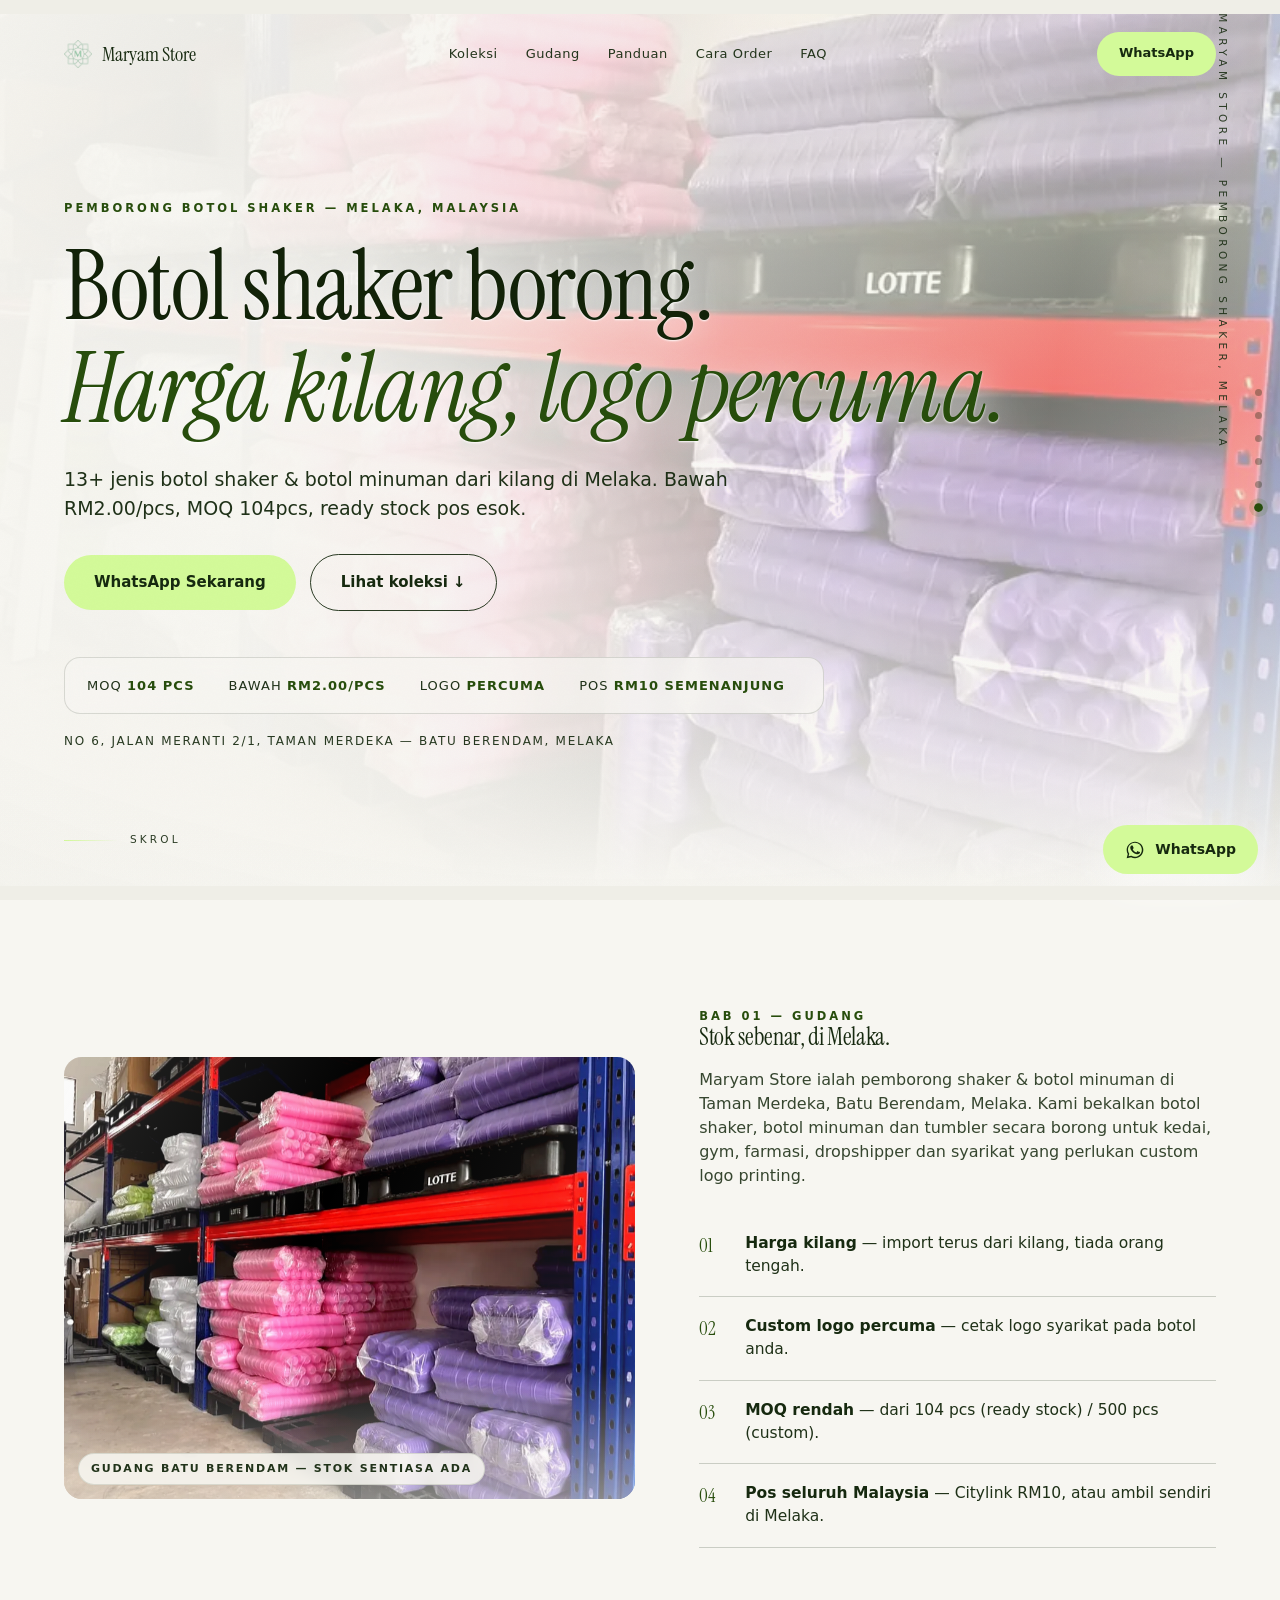
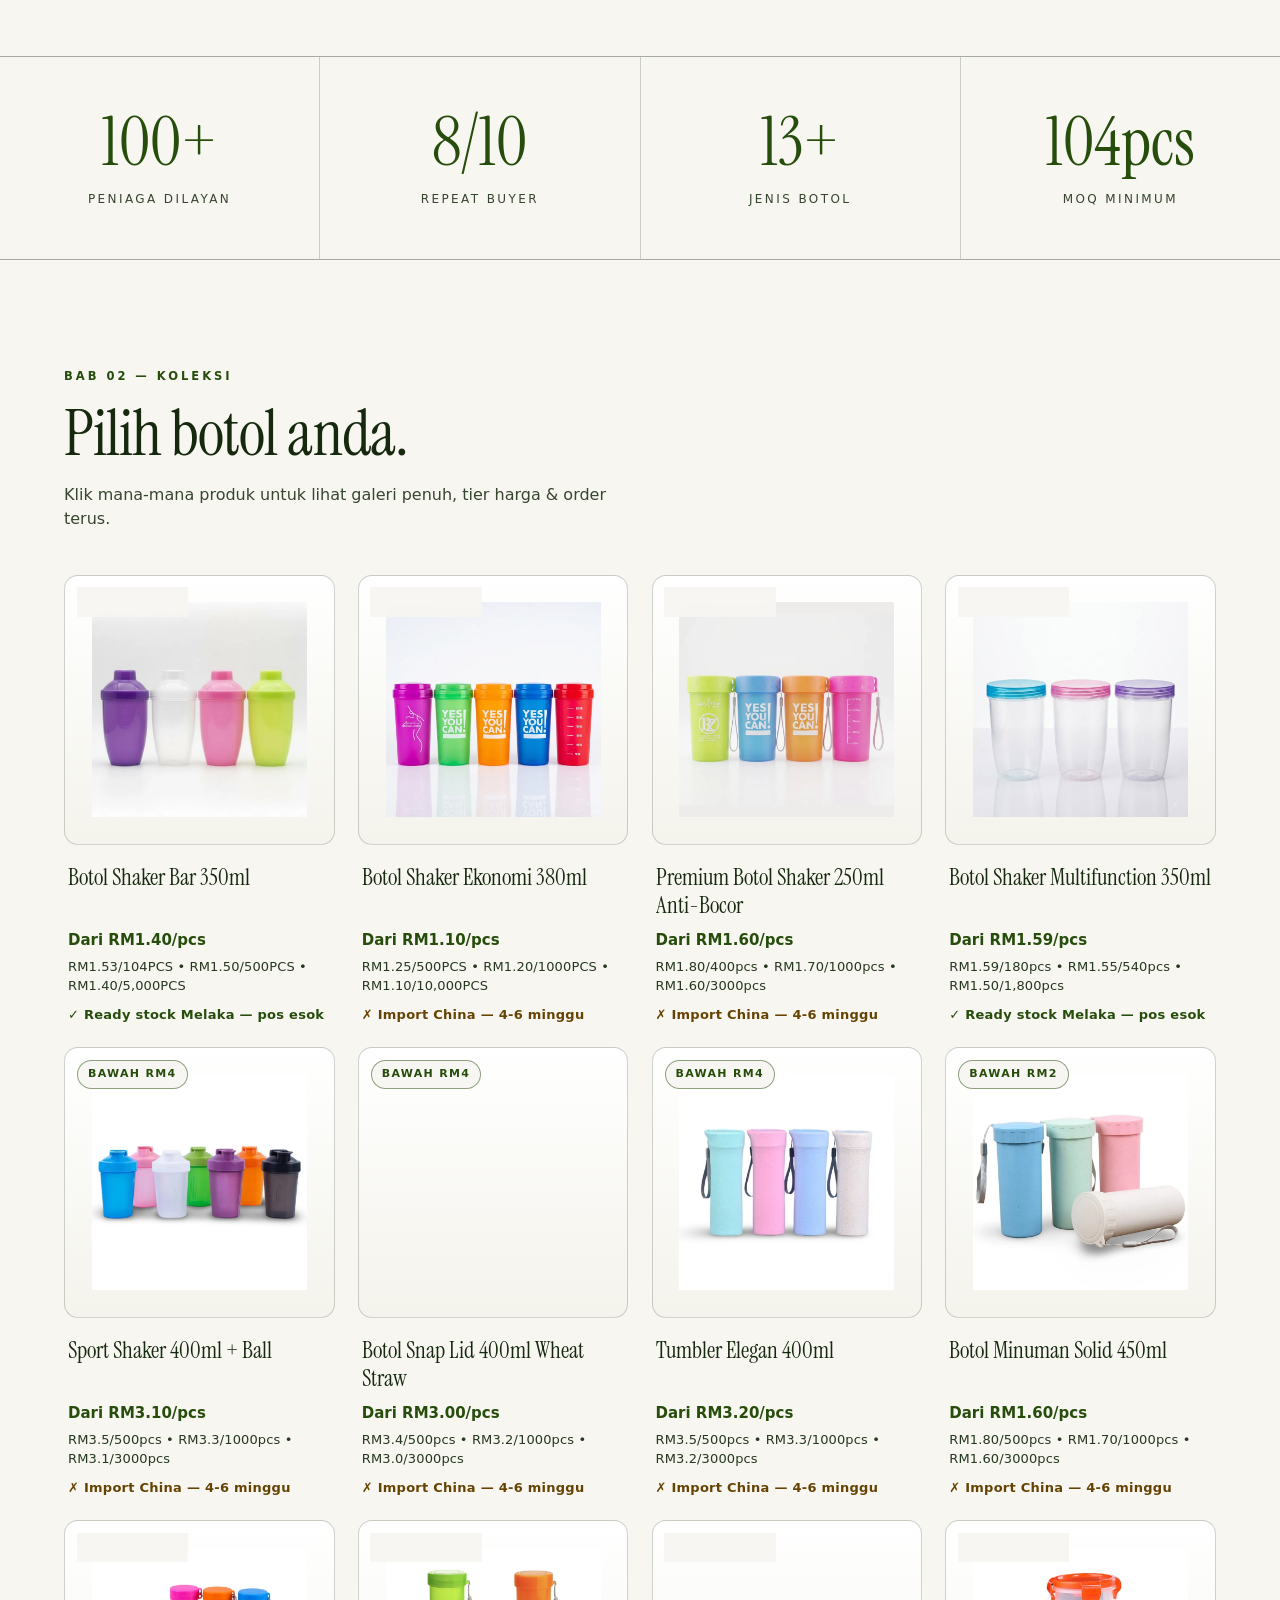
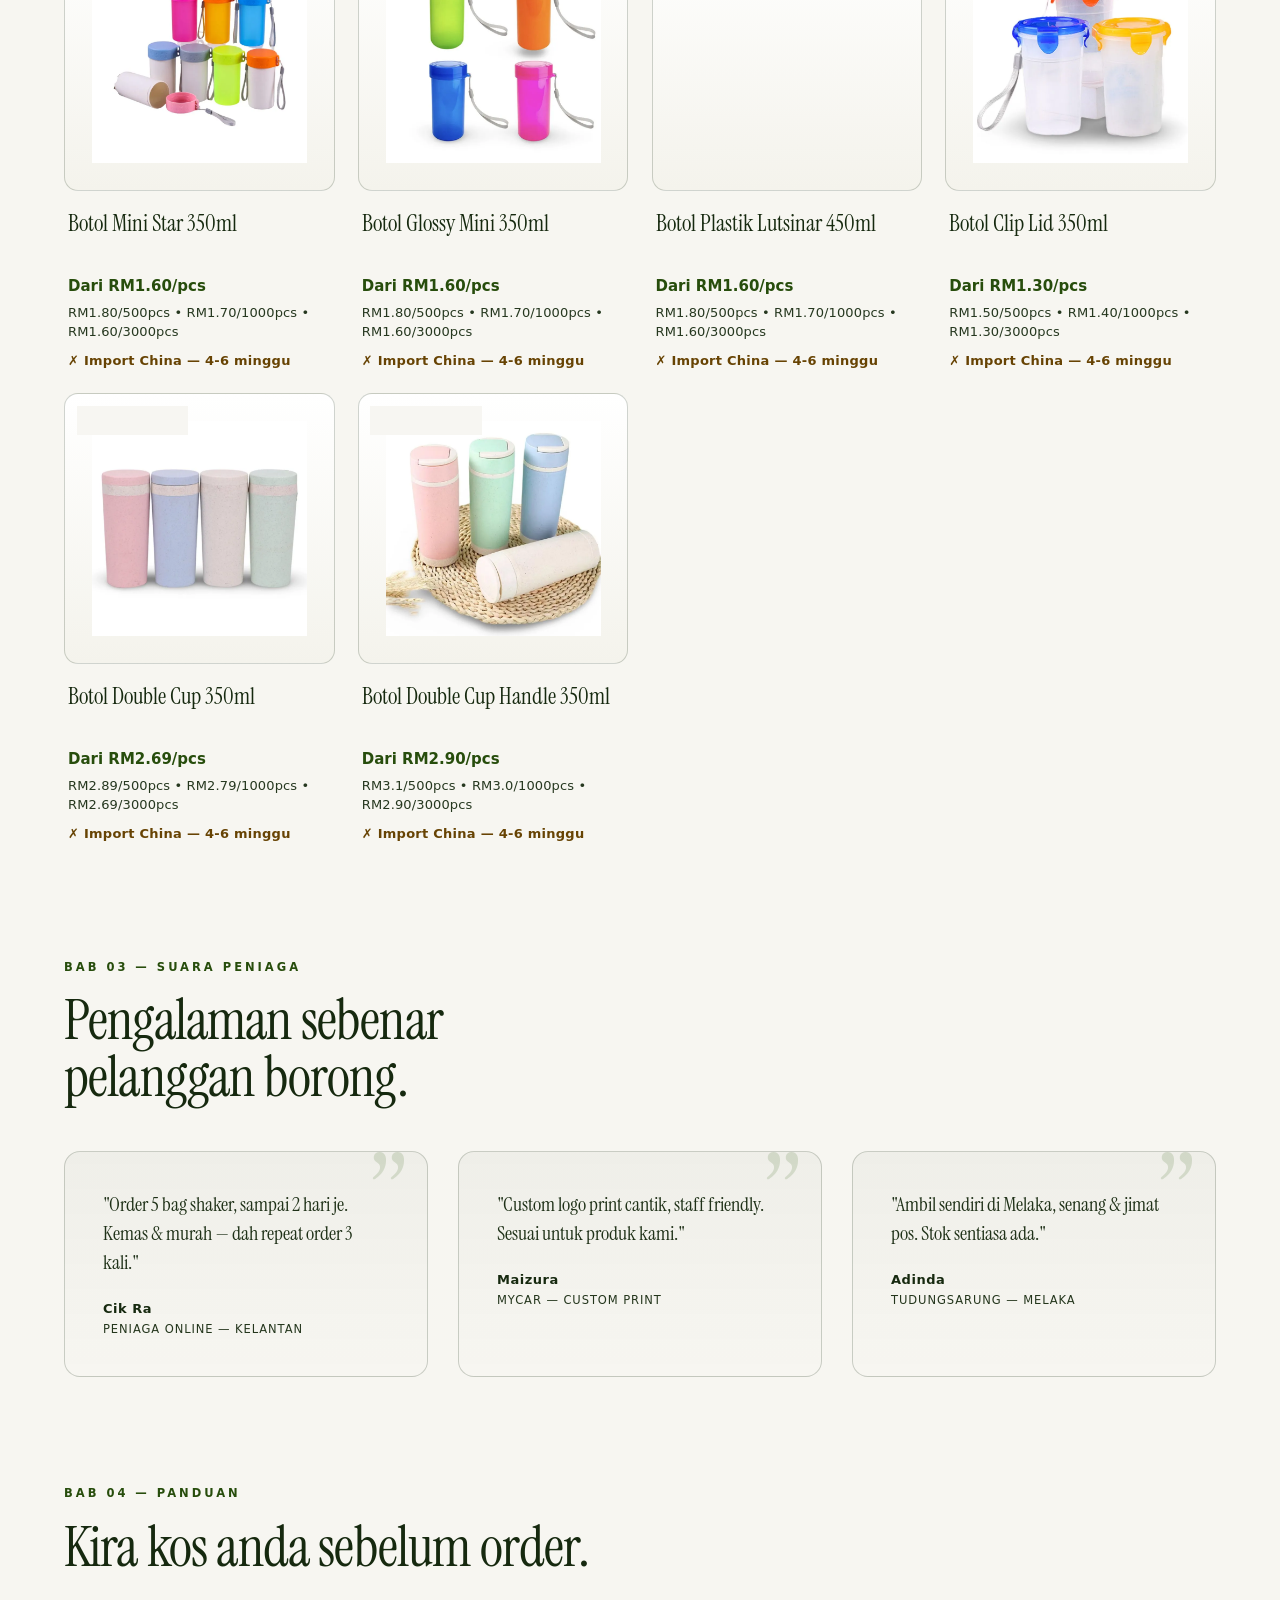
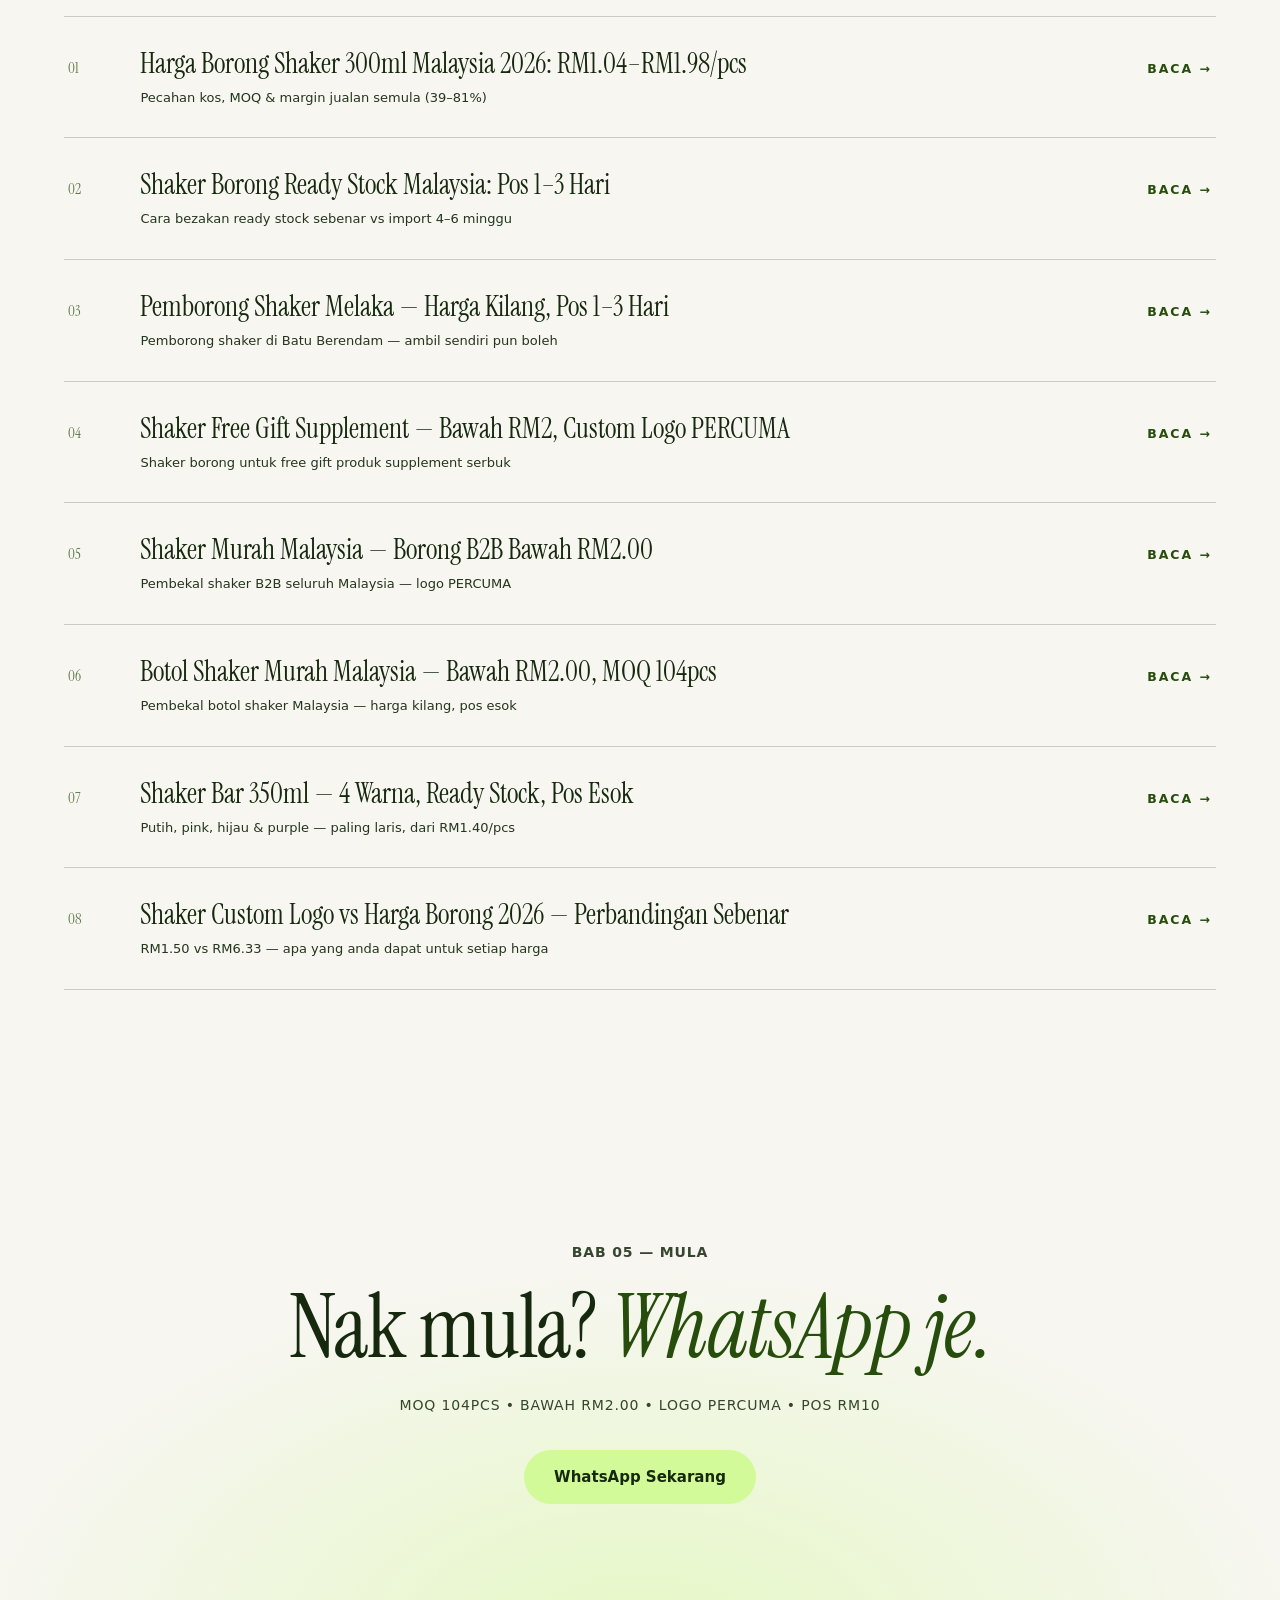
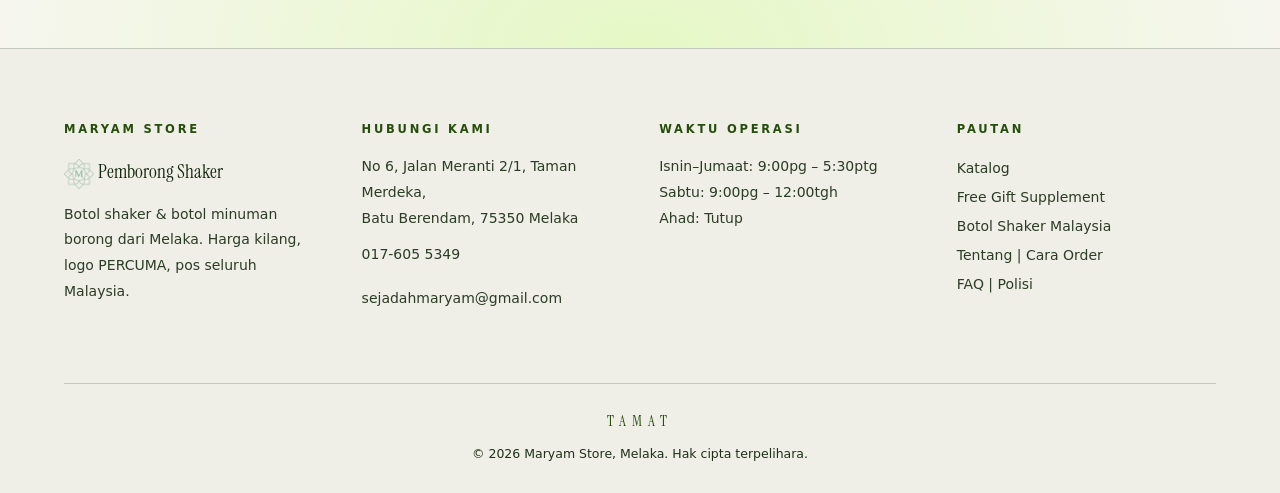
<file: index.html>
<!DOCTYPE html>
<html lang="ms">
<head>
<meta charset="UTF-8">
<meta name="viewport" content="width=device-width, initial-scale=1">
<script>document.documentElement.classList.add('js')</script>
<title>Borong Botol Shaker Malaysia — Harga Kilang &amp; Logo PERCUMA</title>
<meta name="description" content="13+ jenis botol shaker &amp; botol minuman borong dari kilang di Melaka. Bawah RM2.00/pcs, MOQ 104pcs, logo PERCUMA, pos seluruh Malaysia. WhatsApp 017-6055349.">
<meta property="og:type" content="website">
<meta property="og:title" content="Borong Botol Shaker Malaysia — Harga Kilang &amp; Logo PERCUMA">
<meta property="og:description" content="13+ jenis botol shaker &amp; botol borong dari kilang Melaka. Bawah RM2.00/pcs, logo PERCUMA.">
<meta property="og:image" content="https://borongshaker.com/images/hero-gudang-full.webp">
<meta property="og:url" content="https://borongshaker.com/">
<meta property="og:site_name" content="Maryam Store">
<meta name="twitter:card" content="summary_large_image">
<link rel="canonical" href="https://borongshaker.com/">
<link rel="icon" href="/favicon.ico">

<link rel="preconnect" href="https://fonts.googleapis.com">
<link rel="preconnect" href="https://fonts.gstatic.com" crossorigin>
<link href="https://fonts.googleapis.com/css2?family=Instrument+Serif:ital@0;1&display=swap" rel="stylesheet">
<script>
/* Meta Pixel — ditunda sehingga halaman selesai dicat.
   Menyekat thread utama sebelum cat pertama = LCP/TBT lebih teruk pada telefon.
   PageView tetap dihantar (pada 'load' + idle), jadi penjejakan iklan tidak hilang. */
(function(){
  function loadPixel(){
    if(window.fbq) return;
    !function(f,b,e,v,n,t,s){if(f.fbq)return;n=f.fbq=function(){n.callMethod?
    n.callMethod.apply(n,arguments):n.queue.push(arguments)};if(!f._fbq)f._fbq=n;
    n.push=n;n.loaded=!0;n.version='2.0';n.queue=[];t=b.createElement(e);t.async=!0;
    t.src=v;s=b.getElementsByTagName(e)[0];s.parentNode.insertBefore(t,s)}(window,
    document,'script','https://connect.facebook.net/en_US/fbevents.js');
    fbq('init','3054577544595377'); fbq('track','PageView');
  }
  if(document.readyState==='complete'){ loadPixel(); return; }
  window.addEventListener('load', function(){
    if('requestIdleCallback' in window){ requestIdleCallback(loadPixel,{timeout:2000}); }
    else { setTimeout(loadPixel,1); }
  });
})();
</script>
<noscript><img height="1" width="1" style="display:none"
src="https://www.facebook.com/tr?id=3054577544595377&ev=PageView&noscript=1"/></noscript>
<style>

:root{
  --ink:#f7f6f1;
  --ink-2:#ffffff;
  --forest:#1c3a13;
  --forest-soft:#2c5420;
  --lime:#d3fa99;
  --accent:#274d0c;
  --sage:#9aa883;
  --snow:#16290f;
  --stone:#efeee7;
  --pewter:#666666;
  --line:rgba(211,250,153,.16);
  --line-soft:rgba(22,41,15,.2);
  --disp:'Instrument Serif', 'Times New Roman', serif;
  --sans:ui-sans-serif, system-ui, -apple-system, "Segoe UI", Roboto, sans-serif;
  --max:1280px;
  --pad:clamp(20px,5vw,64px);
  --ease:cubic-bezier(.22,.61,.36,1);
}
*{margin:0;padding:0;box-sizing:border-box}
html{scroll-behavior:smooth}
body{background:#f7f6f1;color:var(--snow);font-family:var(--sans);-webkit-font-smoothing:antialiased;overflow-x:hidden;line-height:1.5}
body::before{content:'';position:fixed;inset:0;z-index:60;pointer-events:none;opacity:.02;mix-blend-mode:multiply;
  background-image:url("data:image/svg+xml;utf8,<svg xmlns='http://www.w3.org/2000/svg' width='200' height='200'><filter id='n'><feTurbulence type='fractalNoise' baseFrequency='.85' numOctaves='3'/></filter><rect width='200' height='200' filter='url(%23n)'/></svg>");
  animation:grain 1.1s steps(3) infinite}
@keyframes grain{0%{transform:translate(0,0)}33%{transform:translate(-2%,1%)}66%{transform:translate(1%,-2%)}100%{transform:translate(0,0)}}
body::after{content:'';position:fixed;inset:0;z-index:59;pointer-events:none;
  background:radial-gradient(120% 90% at 50% 40%, transparent 62%, rgba(22,41,15,.035) 100%)}
.wrap{max-width:var(--max);margin:0 auto;padding:0 var(--pad)}
.eyebrow{font-size:11.5px;letter-spacing:.26em;text-transform:uppercase;color:var(--accent);font-weight:600}
.disp{font-family:var(--disp);font-weight:400;letter-spacing:-.015em;line-height:1.02}
.reveal{transition:opacity .9s var(--ease), transform .9s var(--ease), filter .9s var(--ease)}
.js .reveal{opacity:0;transform:translateY(28px);filter:blur(6px)}
.js .reveal.in{opacity:1;transform:none;filter:none}
.reveal.d1{transition-delay:.12s}.reveal.d2{transition-delay:.24s}.reveal.d3{transition-delay:.36s}.reveal.d4{transition-delay:.48s}

/* ---------- letterbox + progress + nav ---------- */
.bar{position:fixed;left:0;right:0;height:0;background:#efeee7;z-index:70;transition:height 1.1s var(--ease)}
.bar.top{top:0}.bar.bot{bottom:0}
body.ready .bar{height:14px}
.prog{position:fixed;top:0;left:0;height:2px;width:0;background:linear-gradient(90deg,#9aa883,var(--accent));z-index:80;box-shadow:0 0 12px rgba(211,250,153,.6)}
nav.n{position:fixed;top:14px;left:0;right:0;z-index:65;padding:18px var(--pad);display:flex;align-items:center;justify-content:space-between;transition:background .4s var(--ease), backdrop-filter .4s, padding .4s}
nav.n.solid{background:rgba(247,246,241,.86);backdrop-filter:blur(14px);border-bottom:1px solid var(--line-soft);padding:12px var(--pad)}
.brand{display:flex;align-items:center;gap:10px;font-family:var(--disp);font-size:20px;color:var(--snow);text-decoration:none}
.brand img{border-radius:6px}
.nlinks{display:flex;gap:28px}
.nlinks a{color:rgba(22,41,15,.94);text-decoration:none;font-size:13px;letter-spacing:.04em;transition:color .3s}
.nlinks a:hover{color:var(--accent)}
.ncta{background:var(--lime);color:#16290f;text-decoration:none;border-radius:999px;padding:11px 22px;font-size:13px;font-weight:600;transition:transform .3s var(--ease), box-shadow .3s}
.ncta:hover{transform:translateY(-2px);box-shadow:0 10px 30px rgba(211,250,153,.28)}

/* ---------- chapter rail ---------- */
.rail{position:fixed;right:18px;top:50%;transform:translateY(-50%);z-index:64;display:flex;flex-direction:column;gap:16px}
.rail a{width:7px;height:7px;border-radius:50%;background:rgba(22,41,15,.34);display:block;transition:.35s var(--ease)}
.rail a.on{background:var(--accent);box-shadow:0 0 0 4px rgba(61,107,29,.15);transform:scale(1.25)}

/* ---------- hero ---------- */
header.hero{position:relative;min-height:100svh;display:flex;align-items:flex-end;overflow:hidden;padding:140px 0 150px}
.hero-bg{position:absolute;inset:-4%;background:url('images/hero-gudang-full.webp') center/cover no-repeat;animation:kb 26s ease-in-out infinite alternate;filter:brightness(1.06) saturate(.94) contrast(.98)}
@keyframes kb{from{transform:scale(1.02) translate3d(0,0,0)}to{transform:scale(1.16) translate3d(-1.5%,-1.5%,0)}}
.hero-veil{position:absolute;inset:0;background:
  linear-gradient(100deg, rgba(247,246,241,.97) 0%, rgba(247,246,241,.88) 26%, rgba(247,246,241,.52) 56%, rgba(247,246,241,.26) 78%, rgba(247,246,241,.5) 100%),
  radial-gradient(52% 58% at 20% 58%, rgba(247,246,241,.95), rgba(247,246,241,0) 74%),
  linear-gradient(to top, rgba(247,246,241,.99) 2%, rgba(247,246,241,.5) 34%, rgba(247,246,241,.24) 56%, rgba(247,246,241,.5) 100%),
  radial-gradient(60% 50% at 82% 18%, rgba(211,250,153,.22), transparent 72%)}
.hero-in{position:relative;z-index:2;width:100%}
.hero h1{font-size:clamp(42px,7.6vw,96px);line-height:1.07;color:#122208;margin:18px 0 24px;max-width:22ch;
  text-shadow:0 1px 2px rgba(255,255,255,.95),0 4px 34px rgba(255,255,255,.9)}
.hero h1 em{font-style:italic;color:var(--accent)}
.hero p.lead{font-size:clamp(15px,1.6vw,19px);color:rgba(22,41,15,.96);max-width:56ch;margin-bottom:32px;text-shadow:0 1px 16px rgba(255,255,255,.65)}
.hero-side{position:absolute;right:calc(var(--pad) - 6px);top:50%;transform:translateY(-50%) rotate(90deg);transform-origin:right center;z-index:2;font-size:10.5px;letter-spacing:.42em;text-transform:uppercase;color:rgba(22,41,15,.88);white-space:nowrap}
@media (max-width:1100px){.hero-side{display:none}}
.cta-row{display:flex;gap:14px;flex-wrap:wrap;align-items:center}
.btn{display:inline-flex;align-items:center;gap:10px;border-radius:999px;padding:16px 30px;font-size:15px;font-weight:600;text-decoration:none;transition:transform .35s var(--ease), box-shadow .35s, background .35s;min-height:48px}
.btn-lime{background:var(--lime);color:#16290f}
.btn-lime:hover{transform:translateY(-3px);box-shadow:0 16px 40px rgba(211,250,153,.3)}
.btn-ghost{border:1px solid rgba(22,41,15,.9);color:var(--snow)}
.btn-ghost:hover{border-color:var(--accent);color:var(--accent);transform:translateY(-3px)}
.hud{margin-top:46px;display:flex;flex-wrap:wrap;gap:8px 34px;padding:18px 22px;border:1px solid rgba(22,41,15,.14);
  border-radius:16px;background:rgba(247,246,241,.72);backdrop-filter:blur(8px);max-width:760px}
.hud span{font-size:13px;font-weight:500;letter-spacing:.08em;text-transform:uppercase;color:rgba(22,41,15,.96)}
.hud b{color:var(--accent);font-weight:600}
.scroll-cue{position:absolute;bottom:52px;left:var(--pad);z-index:2;display:flex;align-items:center;gap:12px;font-size:10.5px;letter-spacing:.3em;text-transform:uppercase;color:rgba(22,41,15,.9)}
.scroll-cue i{width:54px;height:1px;background:linear-gradient(90deg,var(--lime),transparent);display:block;animation:pulse 2.4s infinite}
@keyframes pulse{0%,100%{opacity:.3;transform:scaleX(.6)}50%{opacity:1;transform:scaleX(1)}}

/* ---------- chapter shell ---------- */
section.chap{position:relative;padding:clamp(88px,12vh,150px) 0}
.chap-head{margin-bottom:clamp(36px,6vh,68px)}
.chap-head h2{font-size:clamp(32px,5.2vw,64px);margin:16px 0 0;max-width:22ch}
.chap-head p{color:rgba(22,41,15,.86);max-width:62ch;margin-top:18px;font-size:clamp(15px,1.4vw,17px)}
.hr{height:1px;background:linear-gradient(90deg,var(--line),transparent);margin:0}

/* gudang chapter */
.gudang{display:grid;grid-template-columns:1.05fr .95fr;gap:clamp(28px,5vw,72px);align-items:center}
.band{position:relative;border-radius:18px;overflow:hidden;aspect-ratio:4/3.1}
.band img{width:100%;height:118%;object-fit:cover;display:block;will-change:transform;filter:saturate(1.06) contrast(1.05) brightness(.99)}
.band::after{content:'';position:absolute;inset:0;background:linear-gradient(115deg,rgba(247,246,241,.16) 0%,rgba(247,246,241,0) 42%,rgba(247,246,241,.12) 100%),linear-gradient(to top,rgba(247,246,241,.5),transparent 30%)}
.facts{list-style:none;margin-top:26px}
.facts li{display:flex;gap:16px;padding:18px 0;border-bottom:1px solid var(--line-soft);font-size:15.5px;color:rgba(22,41,15,.96)}
.facts li b{color:var(--snow);font-weight:600}
.facts li span.num{font-family:var(--disp);color:var(--accent);font-size:19px;min-width:30px}

/* stats */
.stats{display:grid;grid-template-columns:repeat(4,1fr);gap:1px;background:var(--line-soft);border-top:1px solid var(--line-soft);border-bottom:1px solid var(--line-soft)}
.stat{background:#f7f6f1;padding:clamp(28px,4vw,52px) 22px;text-align:center}
.stat .n{font-family:var(--disp);font-size:clamp(38px,5.6vw,68px);color:var(--accent);line-height:1}
.stat .l{font-size:12px;font-weight:500;letter-spacing:.2em;text-transform:uppercase;color:rgba(22,41,15,.86);margin-top:14px}

/* ---------- film reel (produk) ---------- */
.reel-head{display:flex;justify-content:space-between;align-items:flex-end;gap:24px;flex-wrap:wrap}
.arrows{display:flex;gap:10px}
.arrows button{width:46px;height:46px;border-radius:50%;border:1px solid rgba(22,41,15,.58);background:transparent;color:var(--snow);font-size:18px;cursor:pointer;transition:.3s var(--ease)}
.arrows button:hover{background:var(--lime);color:#16290f;border-color:var(--accent)}
/* Desktop: SEMUA produk nampak sekali gus (tiada slider) */
.reel{display:grid;grid-template-columns:repeat(4,minmax(0,1fr));gap:clamp(14px,1.8vw,24px);
  overflow:visible;padding:44px 0 8px}
.card{width:auto;cursor:pointer;position:relative}
@media (max-width:1100px){ .reel{grid-template-columns:repeat(3,minmax(0,1fr))} }
.reel-head .arrows{display:none}
.card .frame{position:relative;border:1px solid var(--line-soft);border-radius:14px;overflow:hidden;background:linear-gradient(180deg,#ffffff,#f4f3ec);aspect-ratio:1/1}
.card .frame img{width:100%;height:100%;object-fit:contain;padding:10%;transition:transform 1.1s var(--ease), filter .6s}
.card:hover .frame img{transform:scale(1.07)}
.card .frame::after{content:'';position:absolute;inset:0;background:radial-gradient(65% 55% at 50% 45%,rgba(211,250,153,.12),transparent 70%);opacity:0;transition:opacity .5s}
.card:hover .frame::after{opacity:1}
.card .tag{position:absolute;top:12px;left:12px;background:rgba(247,246,241,.92);backdrop-filter:blur(6px);border:1px solid rgba(39,77,12,.5);color:var(--accent);font-size:11px;font-weight:600;letter-spacing:.12em;text-transform:uppercase;padding:5px 10px;border-radius:999px}
.card .meta{padding:18px 4px 0}
.card .meta h3{font-family:var(--disp);font-size:23px;font-weight:400;line-height:1.22;margin-bottom:10px;min-height:calc(2 * 1.22em);display:-webkit-box;-webkit-line-clamp:2;-webkit-box-orient:vertical;overflow:hidden}
.card .price{color:var(--accent);font-weight:700;font-size:15px}
.card .tier{color:rgba(22,41,15,.93);font-size:13px;font-weight:500;margin-top:5px;letter-spacing:.01em}
.card .st{font-size:13px;font-weight:600;margin-top:9px;letter-spacing:.02em}
.card .st.ok{color:var(--accent)}
.card .st.imp{color:#674303}

/* testimonials */
.quotes{display:grid;grid-template-columns:repeat(3,1fr);gap:clamp(16px,2.4vw,30px)}
.quote{border:1px solid var(--line-soft);border-radius:16px;padding:clamp(26px,3vw,38px);background:linear-gradient(180deg,rgba(22,41,15,.035),transparent);position:relative;overflow:hidden}
.quote::before{content:'”';position:absolute;top:-14px;right:20px;font-family:var(--disp);font-size:120px;color:rgba(61,107,29,.16);line-height:1}
.quote p{font-family:var(--disp);font-size:20px;line-height:1.45;color:rgba(22,41,15,.96);margin-bottom:22px}
.quote .who{font-size:13px;font-weight:600;letter-spacing:.04em}
.quote .role{font-size:11.5px;color:rgba(22,41,15,.94);margin-top:3px;letter-spacing:.08em;text-transform:uppercase}

/* artikel as title cards */
.titles{display:flex;flex-direction:column}
.tcard{display:flex;align-items:baseline;gap:clamp(16px,3vw,40px);padding:clamp(20px,2.6vw,30px) 4px;border-top:1px solid var(--line-soft);text-decoration:none;color:var(--snow);transition:padding .45s var(--ease), background .45s}
.tcard:last-child{border-bottom:1px solid var(--line-soft)}
.tcard:hover{padding-left:22px;background:linear-gradient(90deg,rgba(211,250,153,.05),transparent)}
.tcard .no{font-family:var(--disp);font-size:15px;color:var(--accent);min-width:34px;opacity:.75}
.tcard .txt{flex:1}
.tcard h3{font-family:var(--disp);font-size:clamp(19px,2.3vw,28px);font-weight:400;line-height:1.22}
.tcard small{display:block;color:rgba(22,41,15,.94);font-size:13px;margin-top:7px;font-family:var(--sans)}
.tcard .go{font-size:12.5px;font-weight:600;letter-spacing:.16em;text-transform:uppercase;color:var(--accent);white-space:nowrap}

/* finale */
.finale{position:relative;text-align:center;padding:clamp(96px,16vh,180px) 0;overflow:hidden;background:radial-gradient(75% 100% at 50% 100%, rgba(211,250,153,.5), #f7f6f1 70%)}
.finale h2{font-size:clamp(38px,7vw,88px);color:var(--snow);margin-bottom:22px}
.finale h2 em{font-style:italic;color:var(--accent)}
.finale p{color:rgba(22,41,15,.86);margin-bottom:34px;letter-spacing:.06em;font-size:14px;text-transform:uppercase}

/* credits footer */
footer.credits{background:#efeee7;border-top:1px solid var(--line-soft);padding:clamp(56px,8vh,90px) 0 30px}
.cred-grid{display:grid;grid-template-columns:repeat(auto-fit,minmax(210px,1fr));gap:clamp(26px,3vw,42px)}
.cred-h{font-size:11.5px;font-weight:600;letter-spacing:.24em;text-transform:uppercase;color:var(--accent);margin-bottom:16px}
.cred-col p,.cred-col a{font-size:14px;line-height:1.85;color:rgba(22,41,15,.9);text-decoration:none}
.cred-col a:hover{color:var(--accent)}
.cred-brand{font-family:var(--disp);font-size:22px;display:flex;align-items:center;gap:10px;margin-bottom:14px;color:var(--snow)}
.cred-brand img{border-radius:6px}
.cred-end{text-align:center;margin-top:clamp(42px,7vh,70px);padding-top:26px;border-top:1px solid var(--line-soft)}
.cred-end .fin{font-family:var(--disp);font-size:15px;letter-spacing:.4em;text-transform:uppercase;color:var(--accent)}
.cred-end p{font-size:12.5px;color:rgba(22,41,15,.96);margin-top:12px}

/* floating WA */
.fab{position:fixed;right:22px;bottom:26px;z-index:66;display:flex;align-items:center;gap:10px;background:var(--lime);color:#16290f;text-decoration:none;border-radius:999px;padding:14px 22px;font-size:14px;font-weight:600;box-shadow:0 14px 40px rgba(255,255,255,.6);transition:transform .35s var(--ease)}
.fab:hover{transform:translateY(-3px) scale(1.02)}
.fab svg{width:20px;height:20px;fill:#16290f}

/* modal */
.modal{display:none;position:fixed;inset:0;background:rgba(247,246,241,.93);backdrop-filter:blur(8px);z-index:90;padding:20px;overflow-y:auto}
.modal.open{display:flex;align-items:center;justify-content:center}
.modal-box{background:#ffffff;border:1px solid var(--line);border-radius:18px;max-width:780px;width:100%;padding:18px;position:relative;animation:pop .5s var(--ease)}
@keyframes pop{from{opacity:0;transform:translateY(24px) scale(.97)}to{opacity:1;transform:none}}
.modal-x{position:absolute;top:14px;right:14px;background:rgba(247,246,241,.7);border:1px solid var(--line-soft);color:var(--snow);width:38px;height:38px;border-radius:50%;font-size:17px;cursor:pointer;z-index:2}
.modal-img{width:100%;max-height:58vh;object-fit:contain;border-radius:12px;background:#f4f3ec}
.modal-strip{display:flex;gap:8px;overflow-x:auto;padding:14px 0}
.modal-strip img{width:60px;height:60px;object-fit:cover;border-radius:8px;cursor:pointer;opacity:.5;border:1px solid transparent;transition:.3s}
.modal-strip img.act{opacity:1;border-color:var(--accent)}
#mName{font-family:var(--disp);font-size:23px;font-weight:400;margin:6px 0 4px}
.modal-price{font-size:13px;color:rgba(22,41,15,.96);margin-bottom:16px}
.morder{display:inline-block;background:var(--lime);color:#16290f;border-radius:999px;padding:14px 26px;text-decoration:none;font-size:14px;font-weight:600}

@media (max-width:980px){
  .gudang{grid-template-columns:1fr}
  .quotes{grid-template-columns:1fr}
  .stats{grid-template-columns:1fr 1fr}
  .rail{display:none}
  .nlinks{display:none}
}
@media (max-width:700px){
  /* PRODUK MOBILE: 3 baris nampak terus, tiap baris boleh geser */
  .reel{
    display:grid;
    grid-template-columns:none;      /* batalkan grid 4-lajur desktop */
    grid-template-rows:repeat(3,auto);
    grid-auto-flow:column;
    grid-auto-columns:clamp(112px,32vw,140px);
    column-gap:10px;row-gap:14px;
    align-items:start;
    overflow-x:auto;overflow-y:hidden;
    scroll-snap-type:x mandatory;
    padding:14px 0 4px;
    -webkit-overflow-scrolling:touch;
    scrollbar-width:none;
  }
  .reel::-webkit-scrollbar{display:none}
  .card{flex:none;width:auto;scroll-snap-align:start}
  .card .frame{border-radius:11px}
  .card .meta{padding:8px 2px 0}
  .card .meta h3{font-size:13.5px;line-height:1.25;margin-bottom:5px;min-height:calc(2 * 1.25em);
    display:-webkit-box;-webkit-line-clamp:2;-webkit-box-orient:vertical;overflow:hidden}
  .card .price{font-size:11px}
  .card .tier{display:none}
  .card .st{font-size:10px;margin-top:4px;line-height:1.25;
    display:-webkit-box;-webkit-line-clamp:1;-webkit-box-orient:vertical;overflow:hidden}
  .card .tag{font-size:8.5px;padding:3px 7px;top:6px;left:6px;letter-spacing:.08em}
  .reel-head{margin-bottom:0}
  .reel-head .arrows{display:none}
  .reel-head p:not(.eyebrow){display:none}
  #koleksi .reel-head h2{font-size:25px !important;margin-top:8px !important}
  #koleksi.chap{padding-top:40px;padding-bottom:64px}
}
@media (max-width:640px){
  .hero{padding-top:120px;min-height:92svh}
  .hud{gap:6px 20px}
  .fab{right:14px;bottom:16px;padding:14px;border-radius:50%;font-size:0}
  .fab svg{width:22px;height:22px}
  .tcard{flex-wrap:wrap;gap:10px}
  .reel{grid-auto-columns:clamp(112px,34vw,146px)}
}
@media (prefers-reduced-motion:reduce){
  *{animation:none!important;transition:none!important}
  .reveal,.js .reveal{opacity:1;transform:none;filter:none}
  html{scroll-behavior:auto}
}

/* ═══════════════ AKSESIBILITI (WCAG 2.2 AA) ═══════════════ */
/* Fokus jelas untuk pengguna papan kekunci (WCAG 2.4.7) */
:focus-visible{outline:3px solid #274d0c;outline-offset:3px;border-radius:8px}
a:focus-visible,button:focus-visible,input:focus-visible,select:focus-visible,textarea:focus-visible,.btn:focus-visible,.ncta:focus-visible,.morder:focus-visible,.fab:focus-visible{outline:3px solid #274d0c;outline-offset:3px}
/* Jangan buang outline tanpa pengganti */
*:focus{outline-color:#274d0c}
/* Sasaran sentuh >=44px (WCAG 2.5.8) */
.nlinks a,.btn,.ncta,.morder,.fab,button{min-height:44px;min-width:44px}
.nlinks a{display:inline-flex;align-items:center}
/* Teks pembaca skrin sahaja */
.sr-only{position:absolute;width:1px;height:1px;padding:0;margin:-1px;overflow:hidden;clip:rect(0,0,0,0);white-space:nowrap;border:0}
/* Hormati prefers-reduced-motion (melengkapi yang sedia ada) */
@media (prefers-reduced-motion: reduce){
  *,*::before,*::after{animation-duration:.01ms!important;animation-iteration-count:1!important;transition-duration:.01ms!important;scroll-behavior:auto!important}
}

/* Pautan pengaki: sasaran sentuh cukup besar (WCAG 2.5.8, min 24px) */
footer a,.cred-col a,.cred-links a,.cred-grid a{display:inline-block;min-height:24px;padding:4px 0;line-height:1.5}
/* Pautan hubungi (telefon/e-mel): 44px — pelanggan menelefon dari telefon */
footer a[href^="tel:"],footer a[href^="mailto:"]{display:inline-flex;align-items:center;min-height:44px;padding:6px 0}
</style>
<!-- Cloudflare Web Analytics --><script type='module' src='https://static.cloudflareinsights.com/beacon.min.js' data-cf-beacon='{"token": "6c96262fd3b8443f9a3ef1fd775b9cbe"}'></script><!-- End Cloudflare Web Analytics -->
</head>
<body>
<div class="bar top"></div><div class="bar bot"></div>
<div class="prog" id="prog"></div>

<nav class="n" id="nav">
  <a class="brand" href="/"><img src="images/logo.png" alt="Maryam Store" width="28" height="28"> Maryam Store</a>
  <div class="nlinks">
    <a href="#koleksi">Koleksi</a>
    <a href="#gudang">Gudang</a>
    <a href="#panduan">Panduan</a>
    <a href="cara-order.html">Cara Order</a>
    <a href="faq.html">FAQ</a>
  </div>
  <a class="ncta" href="https://wa.me/60176055349?text=Assalamualaikum%2C%20saya%20nak%20order%20borong">WhatsApp</a>
</nav>

<div class="rail" id="rail">
  <a href="#hero" title="Pembuka"></a>
  <a href="#gudang" title="Gudang"></a>
  <a href="#koleksi" title="Koleksi"></a>
  <a href="#suara" title="Suara peniaga"></a>
  <a href="#panduan" title="Panduan"></a>
  <a href="#mula" title="Mula"></a>
</div>

<header class="hero" id="hero">
  <div class="hero-bg"></div>
  <div class="hero-veil"></div>
  <div class="hero-in wrap">
    <p class="eyebrow">Pemborong Botol Shaker — Melaka, Malaysia</p>
    <h1 class="disp">Botol shaker borong.<br><em>Harga kilang, logo percuma.</em></h1>
    <p class="lead">13+ jenis botol shaker &amp; botol minuman dari kilang di Melaka. Bawah RM2.00/pcs, MOQ 104pcs, ready stock pos esok.</p>
    <div class="cta-row">
      <a class="btn btn-lime" href="https://wa.me/60176055349?text=Assalamualaikum%2C%20saya%20nak%20order%20borong">WhatsApp Sekarang</a>
      <a class="btn btn-ghost" href="#koleksi">Lihat koleksi ↓</a>
    </div>
    <div class="hud">
      <span>MOQ <b>104 pcs</b></span>
      <span>Bawah <b>RM2.00/pcs</b></span>
      <span>Logo <b>PERCUMA</b></span>
      <span>Pos <b>RM10 Semenanjung</b></span>
    </div>
    <p style="margin-top:18px;font-size:12px;letter-spacing:.14em;text-transform:uppercase;color:rgba(22,41,15,.92)" >No 6, Jalan Meranti 2/1, Taman Merdeka — Batu Berendam, Melaka</p>
  </div>
  <div class="hero-side">Maryam Store — Pemborong Shaker, Melaka</div>
  <div class="scroll-cue"><i></i> Skrol</div>
</header>

<section class="chap" id="gudang">
  <div class="wrap gudang">
    <figure class="band reveal" data-parallax="0.06" style="margin:0">
      <img src="images/gudang-bab01.webp" alt="Gudang Maryam Store di Batu Berendam, Melaka — rak stok botol shaker dengan forklift" loading="lazy" decoding="async" style="object-position:50% 50%">
      <figcaption style="position:absolute;left:14px;bottom:14px;z-index:2;font-size:11px;font-weight:600;letter-spacing:.16em;text-transform:uppercase;color:rgba(22,41,15,.95);background:rgba(247,246,241,.88);backdrop-filter:blur(6px);border:1px solid rgba(22,41,15,.12);border-radius:999px;padding:7px 12px">Gudang Batu Berendam — stok sentiasa ada</figcaption>
    </figure>
    <div>
      <p class="eyebrow reveal">Bab 01 — Gudang</p>
      <h2 class="disp reveal d1">Stok sebenar, di Melaka.</h2>
      <p class="reveal d2" style="color:rgba(22,41,15,.86);margin-top:18px">Maryam Store ialah pemborong shaker &amp; botol minuman di Taman Merdeka, Batu Berendam, Melaka. Kami bekalkan botol shaker, botol minuman dan tumbler secara borong untuk kedai, gym, farmasi, dropshipper dan syarikat yang perlukan custom logo printing.</p>
      <ul class="facts">
        <li class="reveal d1"><span class="num">01</span><div><b>Harga kilang</b> — import terus dari kilang, tiada orang tengah.</div></li>
        <li class="reveal d2"><span class="num">02</span><div><b>Custom logo percuma</b> — cetak logo syarikat pada botol anda.</div></li>
        <li class="reveal d3"><span class="num">03</span><div><b>MOQ rendah</b> — dari 104 pcs (ready stock) / 500 pcs (custom).</div></li>
        <li class="reveal d4"><span class="num">04</span><div><b>Pos seluruh Malaysia</b> — Citylink RM10, atau ambil sendiri di Melaka.</div></li>
      </ul>
    </div>
  </div>
</section>

<div class="stats">
  <div class="stat"><div class="n" data-count="100" data-suffix="+">100+</div><div class="l">Peniaga dilayan</div></div>
  <div class="stat"><div class="n" data-count="8" data-suffix="/10">8/10</div><div class="l">Repeat buyer</div></div>
  <div class="stat"><div class="n" data-count="13" data-suffix="+">13+</div><div class="l">Jenis botol</div></div>
  <div class="stat"><div class="n" data-count="104" data-suffix="pcs">104pcs</div><div class="l">MOQ minimum</div></div>
</div>

<section class="chap" id="koleksi">
  <div class="wrap">
    <div class="reel-head">
      <div>
        <p class="eyebrow reveal">Bab 02 — Koleksi</p>
        <h2 class="disp reveal d1" style="font-size:clamp(32px,5.2vw,64px);margin-top:16px;max-width:22ch">Pilih botol anda.</h2>
        <p class="reveal d2" style="color:rgba(22,41,15,.86);margin-top:16px;max-width:56ch">Klik mana-mana produk untuk lihat galeri penuh, tier harga &amp; order terus.</p>
      </div>
      <div class="arrows reveal d2">
        <button id="rvL" aria-label="Sebelum">‹</button>
        <button id="rvR" aria-label="Seterusnya">›</button>
      </div>
    </div>
    <div class="reel" id="reel"></div>
  </div>
</section>

<section class="chap" id="suara" style="padding-top:0">
  <div class="wrap">
    <p class="eyebrow reveal">Bab 03 — Suara peniaga</p>
    <h2 class="disp reveal d1" style="font-size:clamp(30px,4.6vw,56px);margin:16px 0 44px;max-width:22ch">Pengalaman sebenar pelanggan borong.</h2>
    <div class="quotes">
      <div class="quote reveal"><p>"Order 5 bag shaker, sampai 2 hari je. Kemas &amp; murah — dah repeat order 3 kali."</p><div class="who">Cik Ra</div><div class="role">Peniaga online — Kelantan</div></div>
      <div class="quote reveal d1"><p>"Custom logo print cantik, staff friendly. Sesuai untuk produk kami."</p><div class="who">Maizura</div><div class="role">MYCAR — custom print</div></div>
      <div class="quote reveal d2"><p>"Ambil sendiri di Melaka, senang &amp; jimat pos. Stok sentiasa ada."</p><div class="who">Adinda</div><div class="role">TudungSarung — Melaka</div></div>
    </div>
  </div>
</section>

<section class="chap" id="panduan" style="padding-top:0">
  <div class="wrap">
    <p class="eyebrow reveal">Bab 04 — Panduan</p>
    <h2 class="disp reveal d1" style="font-size:clamp(30px,4.6vw,56px);margin:16px 0 40px;max-width:24ch">Kira kos anda sebelum order.</h2>
    <div class="titles">
      <a class="tcard reveal" href="harga-borong-shaker-2026.html"><span class="no">01</span><span class="txt"><h3>Harga Borong Shaker 300ml Malaysia 2026: RM1.04–RM1.98/pcs</h3><small>Pecahan kos, MOQ &amp; margin jualan semula (39–81%)</small></span><span class="go">Baca →</span></a>
      <a class="tcard reveal" href="shaker-borong-ready-stock-malaysia.html"><span class="no">02</span><span class="txt"><h3>Shaker Borong Ready Stock Malaysia: Pos 1–3 Hari</h3><small>Cara bezakan ready stock sebenar vs import 4–6 minggu</small></span><span class="go">Baca →</span></a>
      <a class="tcard reveal" href="shaker-murah-melaka.html"><span class="no">03</span><span class="txt"><h3>Pemborong Shaker Melaka — Harga Kilang, Pos 1–3 Hari</h3><small>Pemborong shaker di Batu Berendam — ambil sendiri pun boleh</small></span><span class="go">Baca →</span></a>
      <a class="tcard reveal" href="supplement.html"><span class="no">04</span><span class="txt"><h3>Shaker Free Gift Supplement — Bawah RM2, Custom Logo PERCUMA</h3><small>Shaker borong untuk free gift produk supplement serbuk</small></span><span class="go">Baca →</span></a>
      <a class="tcard reveal" href="shaker-murah-malaysia.html"><span class="no">05</span><span class="txt"><h3>Shaker Murah Malaysia — Borong B2B Bawah RM2.00</h3><small>Pembekal shaker B2B seluruh Malaysia — logo PERCUMA</small></span><span class="go">Baca →</span></a>
      <a class="tcard reveal" href="botol-shaker-malaysia.html"><span class="no">06</span><span class="txt"><h3>Botol Shaker Murah Malaysia — Bawah RM2.00, MOQ 104pcs</h3><small>Pembekal botol shaker Malaysia — harga kilang, pos esok</small></span><span class="go">Baca →</span></a>
      <a class="tcard reveal" href="shaker-bar-350ml.html"><span class="no">07</span><span class="txt"><h3>Shaker Bar 350ml — 4 Warna, Ready Stock, Pos Esok</h3><small>Putih, pink, hijau &amp; purple — paling laris, dari RM1.40/pcs</small></span><span class="go">Baca →</span></a>
      <a class="tcard reveal" href="shaker-custom-logo-harga-2026.html"><span class="no">08</span><span class="txt"><h3>Shaker Custom Logo vs Harga Borong 2026 — Perbandingan Sebenar</h3><small>RM1.50 vs RM6.33 — apa yang anda dapat untuk setiap harga</small></span><span class="go">Baca →</span></a>
    </div>
  </div>
</section>

<section class="finale" id="mula">
  <div class="wrap">
    <p class="eyebrow reveal" style="display:block;margin-bottom:20px">Bab 05 — Mula</p>
    <h2 class="disp reveal d1">Nak mula? <em>WhatsApp je.</em></h2>
    <p class="reveal d2">MOQ 104pcs • Bawah RM2.00 • Logo PERCUMA • Pos RM10</p>
    <a class="btn btn-lime reveal d3" href="https://wa.me/60176055349?text=Assalamualaikum%2C%20saya%20nak%20order%20borong">WhatsApp Sekarang</a>
  </div>
</section>

<div class="modal" id="modal" onclick="if(event.target===this)closeGal()">
  <div class="modal-box">
    <button class="modal-x" onclick="closeGal()">✕</button>
    <img class="modal-img" id="mImg" alt="Produk">
    <div class="modal-strip" id="mStrip"></div>
    <h3 id="mName"></h3>
    <p class="modal-price" id="mPrice"></p>
    <a class="morder" id="mOrder" target="_blank" rel="noopener">Order WhatsApp</a>
  </div>
</div>

<footer class="credits">
  <div class="wrap">
    <div class="cred-grid">
      <div class="cred-col">
        <div class="cred-h">Maryam Store</div>
        <p style="margin-bottom:12px"><img src="images/logo.png" alt="Maryam Store" width="30" height="30" style="border-radius:6px;display:inline-block;vertical-align:middle"> <span style="font-family:var(--disp);font-size:19px;color:var(--snow)">Pemborong Shaker</span></p>
        <p>Botol shaker &amp; botol minuman borong dari Melaka. Harga kilang, logo PERCUMA, pos seluruh Malaysia.</p>
      </div>
      <div class="cred-col">
        <div class="cred-h">Hubungi Kami</div>
        <p>No 6, Jalan Meranti 2/1, Taman Merdeka,<br>Batu Berendam, 75350 Melaka</p>
        <p><a href="tel:+60176055349">017-605 5349</a></p>
        <p><a href="mailto:sejadahmaryam@gmail.com">sejadahmaryam@gmail.com</a></p>
      </div>
      <div class="cred-col">
        <div class="cred-h">Waktu Operasi</div>
        <p>Isnin–Jumaat: 9:00pg – 5:30ptg</p>
        <p>Sabtu: 9:00pg – 12:00tgh</p>
        <p>Ahad: Tutup</p>
      </div>
      <div class="cred-col">
        <div class="cred-h">Pautan</div>
        <p><a href="/">Katalog</a></p>
        <p><a href="supplement.html">Free Gift Supplement</a></p>
        <p><a href="botol-shaker-malaysia.html">Botol Shaker Malaysia</a></p>
        <p><a href="tentang-kami.html">Tentang</a> | <a href="cara-order.html">Cara Order</a></p>
        <p><a href="faq.html">FAQ</a> | <a href="polisi-pulangan.html">Polisi</a></p>
      </div>
    </div>
    <div class="cred-end">
      <div class="fin">Tamat</div>
      <p>© 2026 Maryam Store, Melaka. Hak cipta terpelihara.</p>
    </div>
  </div>
</footer>

<a class="fab" href="https://wa.me/60176055349?text=Assalamualaikum%2C%20saya%20nak%20order%20borong">
  <svg viewBox="0 0 24 24" aria-hidden="true"><path d="M17.5 14.4c-.3-.2-1.8-.9-2-1-.3-.1-.5-.2-.7.2s-.8 1-.9 1.2c-.2.2-.3.2-.6.1-.3-.2-1.2-.5-2.3-1.4-.9-.8-1.4-1.7-1.6-2-.2-.3 0-.5.1-.6.1-.1.3-.4.5-.6.1-.2.2-.3.3-.5.1-.2 0-.4 0-.5 0-.2-.7-1.6-.9-2.2-.2-.5-.5-.5-.7-.5h-.6c-.2 0-.5.1-.8.4-.3.3-1 1-1 2.4s1 2.8 1.2 3c.1.2 1.8 2.9 4.5 4 2.6 1 3.1.8 3.7.8.6-.1 1.8-.7 2.1-1.5.3-.7.3-1.4.2-1.5-.1-.1-.3-.2-.5-.3zM12 2C6.5 2 2 6.5 2 12c0 1.8.5 3.4 1.3 4.9L2 22l5.3-1.4c1.4.8 3 1.2 4.7 1.2 5.5 0 10-4.5 10-10S17.5 2 12 2zm0 18.2c-1.6 0-3-.4-4.3-1.2l-.3-.2-3.1.8.8-3-.2-.3c-.8-1.4-1.3-2.9-1.3-4.6 0-4.6 3.7-8.3 8.3-8.3s8.3 3.7 8.3 8.3-3.7 8.5-8.2 8.5z"/></svg>
  WhatsApp
</a>

<script src="products.js"></script>
<script>
(function(){
  var rm = window.matchMedia('(prefers-reduced-motion: reduce)').matches;

  /* letterbox open */
  setTimeout(function(){document.body.classList.add('ready')},350);

  /* produk reel */
  var reel = document.getElementById('reel');
  reel.innerHTML = produk.map(function(p,i){
    var ready = /ready/i.test(p.nama);
    var short = p.nama.split(' – ')[0];
    return '<article class="card reveal" onclick="openGal('+i+')">'
      + '<div class="frame"><span class="tag">'+catLabel[p.cat]+'</span>'
      + '<img src="'+p.cover+'" alt="'+short+'" loading="lazy" decoding="async"></div>'
      + '<div class="meta"><h3>'+short+'</h3>'
      + '<div class="price">Dari RM'+p.harga.toFixed(2)+'/pcs</div>'
      + '<div class="tier">'+p.tier+'</div>'
      + '<div class="st '+(ready?'ok':'imp')+'">'+(ready?'✓ Ready stock Melaka — pos esok':'✗ Import China — 4-6 minggu')+'</div>'
      + '</div></article>';
  }).join('');
  document.getElementById('rvL').onclick=function(){reel.scrollBy({left:-reel.clientWidth*0.8,behavior:'smooth'})};
  document.getElementById('rvR').onclick=function(){reel.scrollBy({left:reel.clientWidth*0.8,behavior:'smooth'})};

  /* modal galeri */
  var cur=0, gi=0;
  window.openGal=function(i){
    cur=i; gi=0; renderModal();
    document.getElementById('modal').classList.add('open');
    document.body.style.overflow='hidden';
  };
  window.closeGal=function(){
    document.getElementById('modal').classList.remove('open');
    document.body.style.overflow='';
  };
  function renderModal(){
    var p=produk[cur], g=p.galeri||[p.cover];
    document.getElementById('mImg').src=g[gi];
    document.getElementById('mName').textContent=p.nama;
    document.getElementById('mPrice').textContent='Dari RM'+p.harga.toFixed(2)+'/pcs • '+p.tier;
    document.getElementById('mOrder').href='https://wa.me/60176055349?text='+encodeURIComponent('Assalamualaikum, saya nak order - '+p.nama+' - berapa harga borong?');
    document.getElementById('mStrip').innerHTML=g.map(function(s,j){
      return '<img src="'+s+'" class="'+(j===gi?'act':'')+'" onclick="event.stopPropagation();gi='+j+';renderModal()" alt="gambar '+(j+1)+'">';
    }).join('');
  }

  /* reveal on scroll */
  var io=new IntersectionObserver(function(es){
    es.forEach(function(e){ if(e.isIntersecting){ e.target.classList.add('in'); io.unobserve(e.target);} });
  },{threshold:.14,rootMargin:'0px 0px -8% 0px'});
  document.querySelectorAll('.reveal').forEach(function(el){io.observe(el)});

  /* count up */
  var io2=new IntersectionObserver(function(es){
    es.forEach(function(e){
      if(!e.isIntersecting) return;
      var el=e.target, end=+el.dataset.count, sfx=el.dataset.suffix||'', t0=null;
      if(rm){el.textContent=end+sfx; io2.unobserve(el); return;}
      function step(t){
        if(!t0)t0=t;
        var k=Math.min((t-t0)/1400,1), e2=1-Math.pow(1-k,3);
        el.textContent=Math.round(end*e2)+sfx;
        if(k<1)requestAnimationFrame(step);
      }
      requestAnimationFrame(step); io2.unobserve(el);
    });
  },{threshold:.5});
  document.querySelectorAll('[data-count]').forEach(function(el){io2.observe(el)});

  /* progress bar + nav + parallax (single rAF loop) */
  var prog=document.getElementById('prog'), nav=document.getElementById('nav'),
      bands=[].slice.call(document.querySelectorAll('[data-parallax]')), ticking=false, y=0;
  function frame(){
    var h=document.documentElement.scrollHeight-window.innerHeight;
    prog.style.width=(h>0?(y/h)*100:0)+'%';
    nav.classList.toggle('solid', y>60);
    if(!rm){
      bands.forEach(function(b){
        var r=b.getBoundingClientRect(), mid=r.top+r.height/2-window.innerHeight/2;
        b.querySelector('img').style.transform='translate3d(0,'+(-mid*(+b.dataset.parallax)).toFixed(1)+'px,0)';
      });
    }
    ticking=false;
  }
  window.addEventListener('scroll',function(){ y=window.scrollY; if(!ticking){ticking=true;requestAnimationFrame(frame);} },{passive:true});

  /* chapter rail */
  var dots=[].slice.call(document.querySelectorAll('.rail a'));
  var io3=new IntersectionObserver(function(es){
    es.forEach(function(e){
      if(!e.isIntersecting) return;
      dots.forEach(function(d){ d.classList.toggle('on', d.getAttribute('href')==='#'+e.target.id); });
    });
  },{threshold:.25,rootMargin:'-30% 0px -50% 0px'});
  ['hero','gudang','koleksi','suara','panduan','mula'].forEach(function(id){
    var el=document.getElementById(id); if(el) io3.observe(el);
  });

  frame();
})();
</script>

<script>
document.addEventListener('click', function(e) {
  var el = e.target.closest ? e.target.closest('a') : null;
  if (!el) return;
  var href = el.getAttribute('href') || '';
  if (href.indexOf('wa.me') !== -1) { if (typeof fbq === 'function') { fbq('track', 'Lead', {content_name: 'WhatsApp Click'}); } }
});
</script>

<script type="application/ld+json">
{
  "@context": "https://schema.org",
  "@graph": [
    {"@type":"Organization","name":"Maryam Store","url":"https://borongshaker.com","logo":"https://borongshaker.com/images/logo.png"},
    {"@type":"WebSite","name":"Maryam Store","url":"https://borongshaker.com"},
    {"@type":"LocalBusiness","name":"Maryam Store","url":"https://borongshaker.com","telephone":"+60-17-605-5349",
     "address":{"@type":"PostalAddress","streetAddress":"No 6, Jalan Meranti 2/1, Taman Merdeka","addressLocality":"Batu Berendam","addressRegion":"Melaka","postalCode":"75350","addressCountry":"MY"},
     "openingHoursSpecification":[{"@type":"OpeningHoursSpecification","dayOfWeek":["Monday","Tuesday","Wednesday","Thursday","Friday"],"opens":"09:00","closes":"17:30"},{"@type":"OpeningHoursSpecification","dayOfWeek":"Saturday","opens":"09:00","closes":"12:00"}]}
  ]
}
</script>
</body>
</html>
</file>
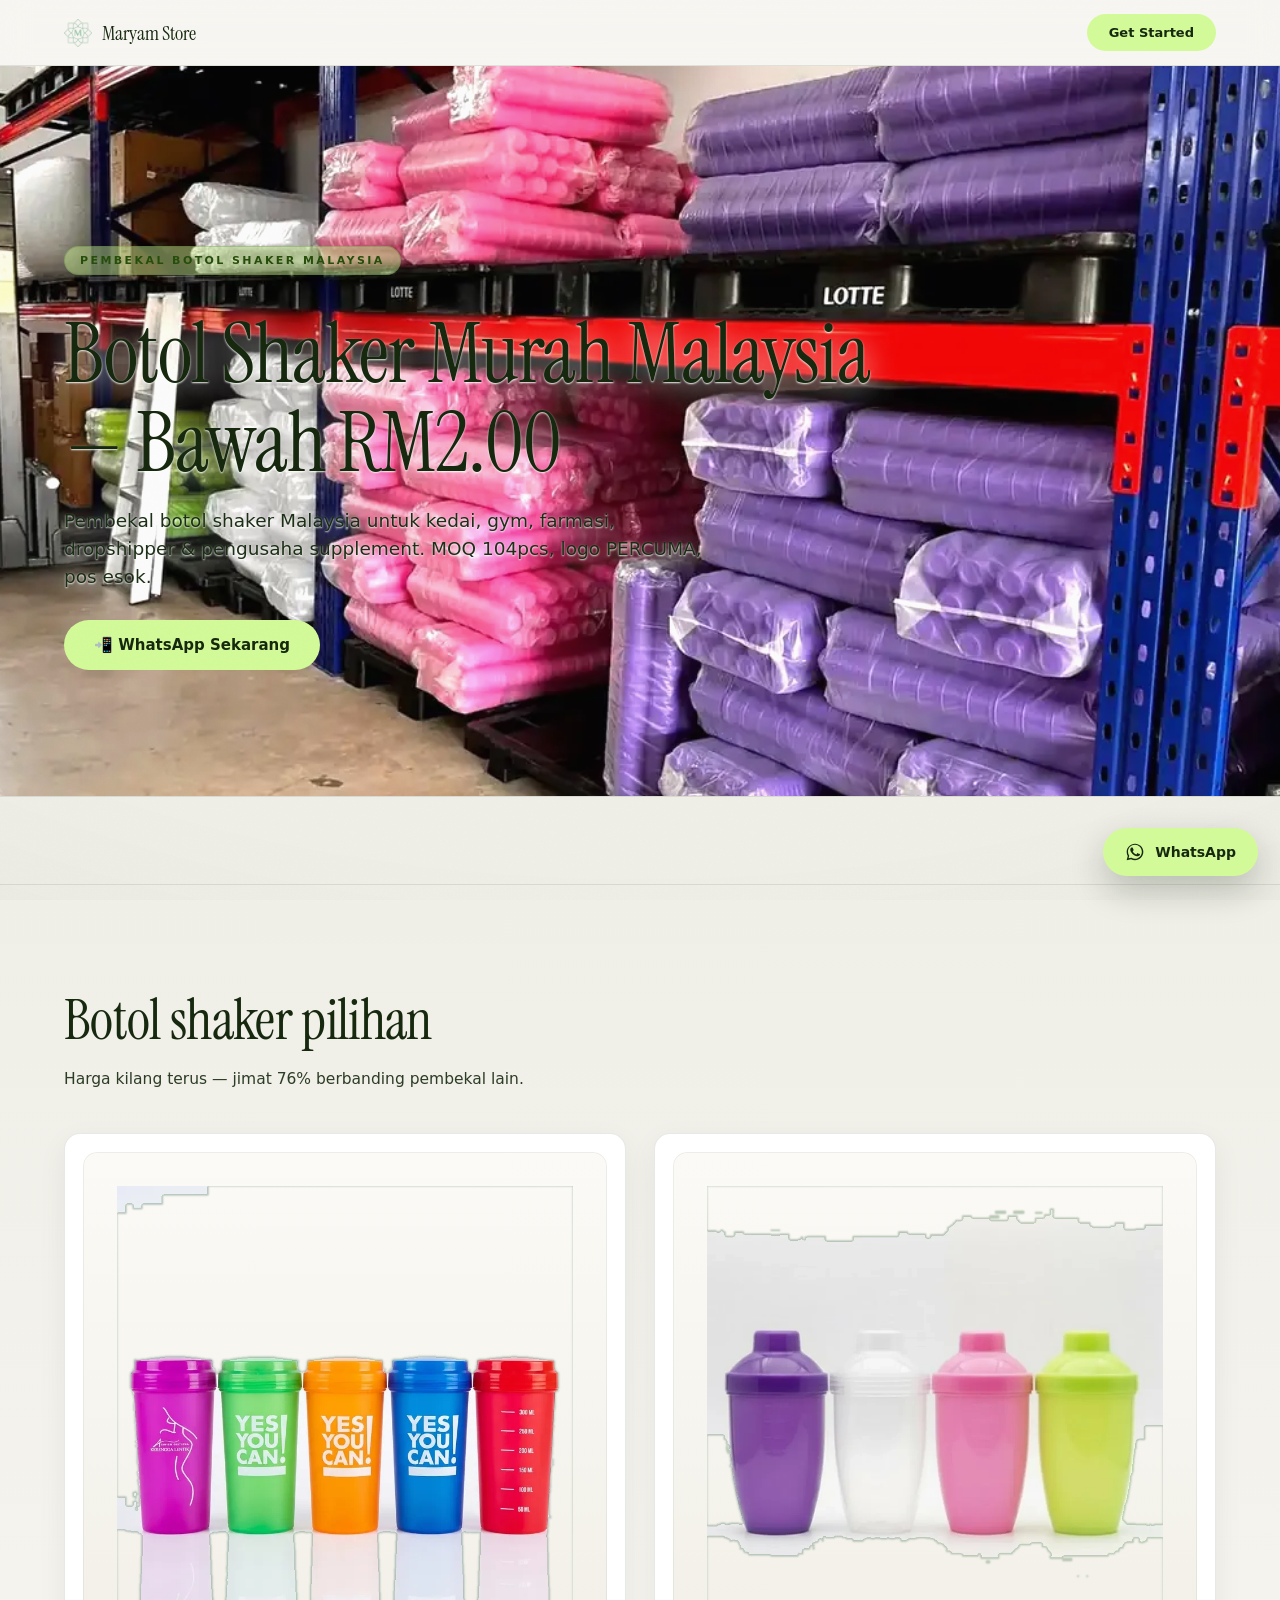
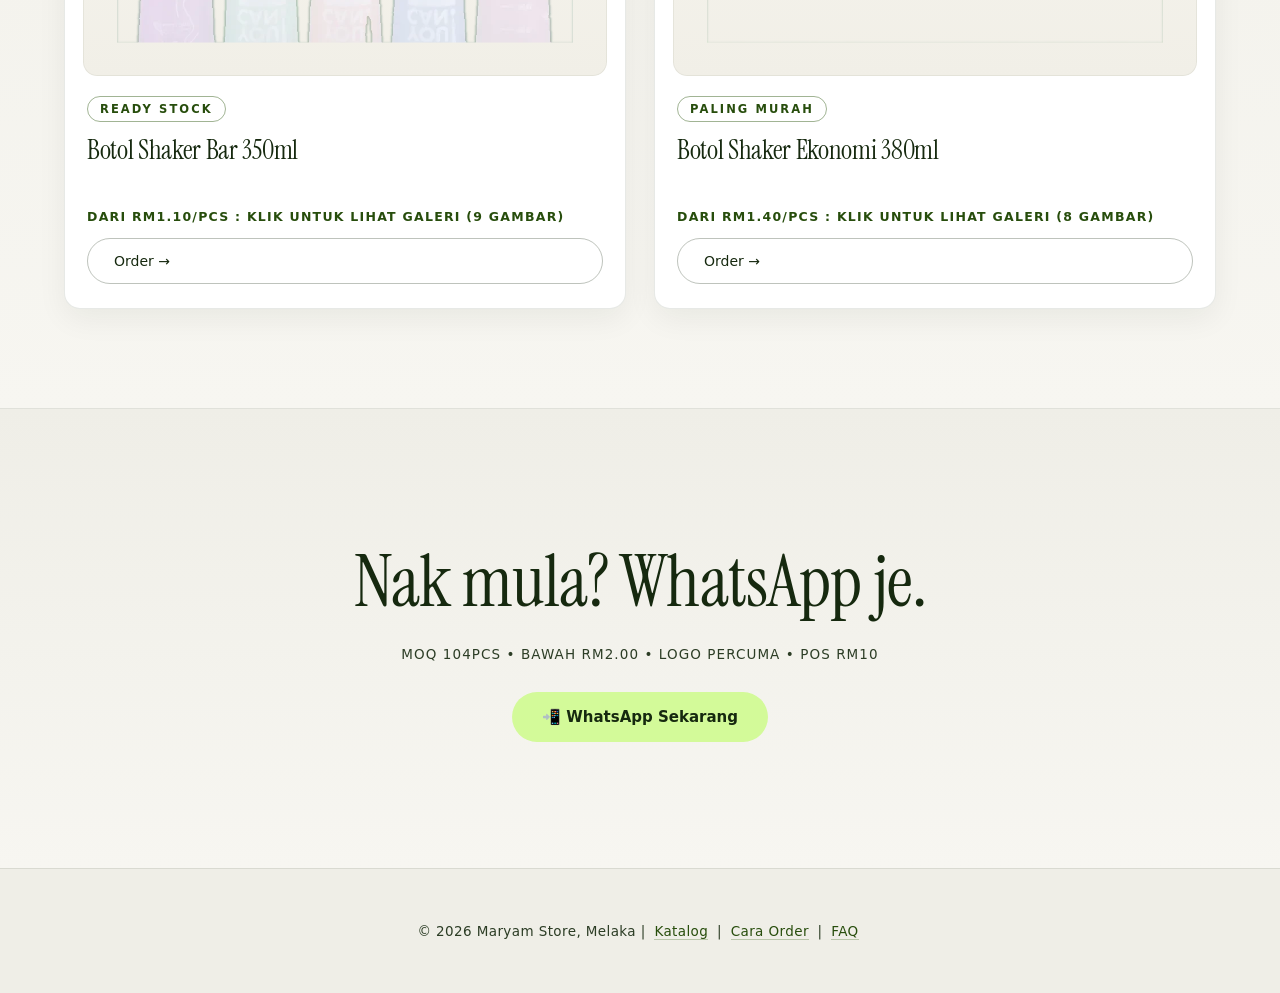
<file: botol-shaker-malaysia.html>
<!DOCTYPE html>
<html lang="ms">
<head>
<meta charset="UTF-8">
<meta name="viewport" content="width=device-width, initial-scale=1">
<title>Botol Shaker Murah Malaysia — Bawah RM2.00, Logo PERCUMA</title>
<meta name="description" content="Pembekal botol shaker Malaysia bawah RM2.00/pcs (vs RM6.33 pembekal lain). MOQ 104pcs, logo percuma, ready stock Melaka pos esok. WhatsApp 017-6055349.">
<meta property="og:type" content="website">
<meta property="og:title" content="Botol Shaker Murah Malaysia — Bawah RM2.00, Logo PERCUMA">
<meta property="og:description" content="Pembekal botol shaker Malaysia bawah RM2.00/pcs. MOQ 104pcs, logo PERCUMA, pos esok.">
<meta property="og:image" content="https://borongshaker.com/images/hero-gudang-full.webp">
<meta property="og:url" content="https://borongshaker.com/botol-shaker-malaysia.html">
<meta property="og:site_name" content="Maryam Store">
<meta name="twitter:card" content="summary_large_image">

<link rel="canonical" href="https://borongshaker.com/botol-shaker-malaysia.html">
<link rel="icon" href="/favicon.ico">
<script>
/* Meta Pixel — ditunda sehingga halaman selesai dicat.
   Menyekat thread utama sebelum cat pertama = LCP/TBT lebih teruk pada telefon.
   PageView tetap dihantar (pada 'load' + idle), jadi penjejakan iklan tidak hilang. */
(function(){
  function loadPixel(){
    if(window.fbq) return;
    !function(f,b,e,v,n,t,s){if(f.fbq)return;n=f.fbq=function(){n.callMethod?
    n.callMethod.apply(n,arguments):n.queue.push(arguments)};if(!f._fbq)f._fbq=n;
    n.push=n;n.loaded=!0;n.version='2.0';n.queue=[];t=b.createElement(e);t.async=!0;
    t.src=v;s=b.getElementsByTagName(e)[0];s.parentNode.insertBefore(t,s)}(window,
    document,'script','https://connect.facebook.net/en_US/fbevents.js');
    fbq('init','3054577544595377'); fbq('track','PageView');
  }
  if(document.readyState==='complete'){ loadPixel(); return; }
  window.addEventListener('load', function(){
    if('requestIdleCallback' in window){ requestIdleCallback(loadPixel,{timeout:2000}); }
    else { setTimeout(loadPixel,1); }
  });
})();
</script>
<noscript><img height="1" width="1" style="display:none"
src="https://www.facebook.com/tr?id=3054577544595377&ev=PageView&noscript=1"/></noscript>
<style>
:root { --color-forest-depths:#1c3a13; --color-lime-pulse:#d3fa99; --color-sage-moss:#9aa883; --color-snow-white:#fcfcf7; --color-warm-stone:#eeeee9; --color-pewter:#666666; --font-seed:ui-sans-serif,system-ui,-apple-system,"Segoe UI",Roboto,sans-serif; --radius-full:1000px; --radius-cards:16px; --page-max:1200px; }
* { margin:0; padding:0; box-sizing:border-box; }
body { font-family:var(--font-seed); background:var(--color-snow-white); color:var(--color-forest-depths); -webkit-font-smoothing:antialiased; }
.nav { position:sticky; top:0; background:var(--color-snow-white); padding:16px 32px; display:flex; align-items:center; justify-content:space-between; z-index:10; }
.nav-brand { font-weight:500; font-size:18px; display:flex; align-items:center; gap:8px; }
.nav-brand img { border-radius:6px; }
.nav-cta { background:var(--color-forest-depths); color:var(--color-snow-white); border:none; border-radius:var(--radius-full); padding:12px 24px; font-size:14px; font-weight:500; cursor:pointer; text-decoration:none; display:inline-block; }
.hero { position:relative; background:url('images/hero-gudang-full.webp') center/cover no-repeat; padding:120px 24px; }
.hero::before { content:''; position:absolute; inset:0; background:rgba(28,58,19,0.55); }
.hero-inner { position:relative; z-index:1; max-width:var(--page-max); margin:0 auto; }
.hero h1 { font-size:48px; font-weight:350; line-height:1.1; letter-spacing:-0.72px; margin-bottom:24px; color:var(--color-snow-white); max-width:640px; }
.hero p { font-size:16px; line-height:1.5; color:rgba(22,41,15,.97); margin-bottom:32px; max-width:480px; }
.badge { display:inline-block; background:var(--color-lime-pulse); color:var(--color-forest-depths); border-radius:var(--radius-full); padding:6px 14px; font-size:12px; font-weight:500; text-transform:uppercase; letter-spacing:.5px; margin-bottom:20px; }
.btn-primary { background:var(--color-lime-pulse); color:var(--color-forest-depths); border:none; border-radius:var(--radius-full); padding:16px 24px; font-size:16px; font-weight:500; cursor:pointer; text-decoration:none; display:inline-block; }
.trust { background:var(--color-warm-stone); padding:24px 32px; display:flex; justify-content:center; gap:48px; flex-wrap:wrap; }
.trust span { font-size:14px; color:var(--color-forest-depths); }
.dark { background:var(--color-forest-depths); padding:64px 24px; }
.dark-wrap { max-width:var(--page-max); margin:0 auto; }
.dark h2 { color:var(--color-snow-white); font-size:36px; font-weight:350; letter-spacing:-0.4px; margin-bottom:12px; }
.dark .sub { color:rgba(22,41,15,.97); font-size:16px; margin-bottom:48px; }
.prod-grid { display:grid; grid-template-columns:1fr 1fr; gap:16px; }
.prod-card { border-radius:var(--radius-cards); overflow:hidden; cursor:pointer; }
.prod-card img { width:100%; height:300px; object-fit:contain; display:block; background:var(--color-snow-white); }
.prod-info { padding:16px; color:var(--color-snow-white); }
.code-pill { display:inline-block; border:1.5px solid rgba(22,41,15,.95); border-radius:var(--radius-full); padding:4px 10px; font-size:12px; font-weight:500; text-transform:uppercase; letter-spacing:.5px; margin-bottom:8px; }
.prod-name { font-size:24px; font-weight:350; margin-bottom:8px; }
.prod-price { font-size:12px; font-weight:500; text-transform:uppercase; letter-spacing:.5px; opacity:.8; margin-bottom:16px; }
.prod-desc { color:rgba(22,41,15,.97); font-size:14px; line-height:1.5; margin-bottom:8px; }
.prod-tier { color:rgba(22,41,15,.97); font-size:12px; margin-bottom:12px; }
.btn-ghost { background:transparent; color:var(--color-snow-white); border:1.5px solid var(--color-snow-white); border-radius:var(--radius-full); padding:12px 24px; font-size:14px; cursor:pointer; text-decoration:none; display:inline-block; }
.final { background:var(--color-forest-depths); text-align:center; padding:96px 24px; }
.final h2 { color:var(--color-snow-white); font-size:40px; font-weight:350; letter-spacing:-0.4px; margin-bottom:16px; }
.final p { color:rgba(22,41,15,.97); font-size:16px; margin-bottom:32px; }
.btn-lime { background:var(--color-lime-pulse); color:var(--color-forest-depths); border:none; border-radius:var(--radius-full); padding:16px 32px; font-size:16px; font-weight:500; cursor:pointer; text-decoration:none; display:inline-block; }
.foot { text-align:center; padding:32px; font-size:12px; color:var(--color-pewter); }
.foot a { color:var(--cine-accent); }
.modal { display:none; position:fixed; inset:0; background:rgba(28,58,19,0.9); z-index:100; padding:20px; overflow-y:auto; }
.modal.open { display:flex; align-items:center; justify-content:center; }
.modal-box { background:var(--color-snow-white); border-radius:16px; max-width:720px; width:100%; padding:16px; position:relative; }
.modal-x { position:absolute; top:12px; right:12px; background:none; border:none; font-size:20px; cursor:pointer; color:var(--color-forest-depths); z-index:2; }
.modal-img { width:100%; max-height:60vh; object-fit:contain; border-radius:16px; }
.modal-strip { display:flex; gap:8px; overflow-x:auto; padding:12px 0; }
.modal-strip img { width:64px; height:64px; object-fit:cover; border-radius:8px; cursor:pointer; opacity:.6; }
.modal-strip img.act { opacity:1; border:2px solid var(--color-forest-depths); }
#mName { font-size:20px; font-weight:350; color:var(--color-forest-depths); margin:8px 0 4px; }
.modal-price { font-size:14px; color:var(--color-pewter); margin-bottom:12px; }
.morder { display:inline-block; background:var(--color-forest-depths); color:var(--color-snow-white); border-radius:1000px; padding:12px 24px; text-decoration:none; font-size:14px; }
@media (max-width:768px) { .hero { padding:80px 20px; } .hero h1 { font-size:32px; } .prod-grid { grid-template-columns:1fr; } .trust { gap:24px; } }

/* ═══════════════ AKSESIBILITI (WCAG 2.2 AA) ═══════════════ */
/* Fokus jelas untuk pengguna papan kekunci (WCAG 2.4.7) */
:focus-visible{outline:3px solid #274d0c;outline-offset:3px;border-radius:8px}
a:focus-visible,button:focus-visible,input:focus-visible,select:focus-visible,textarea:focus-visible,.btn:focus-visible,.ncta:focus-visible,.morder:focus-visible,.fab:focus-visible{outline:3px solid #274d0c;outline-offset:3px}
/* Jangan buang outline tanpa pengganti */
*:focus{outline-color:#274d0c}
/* Sasaran sentuh >=44px (WCAG 2.5.8) */
.nlinks a,.btn,.ncta,.morder,.fab,button{min-height:44px;min-width:44px}
.nlinks a{display:inline-flex;align-items:center}
/* Teks pembaca skrin sahaja */
.sr-only{position:absolute;width:1px;height:1px;padding:0;margin:-1px;overflow:hidden;clip:rect(0,0,0,0);white-space:nowrap;border:0}
/* Hormati prefers-reduced-motion (melengkapi yang sedia ada) */
@media (prefers-reduced-motion: reduce){
  *,*::before,*::after{animation-duration:.01ms!important;animation-iteration-count:1!important;transition-duration:.01ms!important;scroll-behavior:auto!important}
}

/* Pautan pengaki: sasaran sentuh cukup besar (WCAG 2.5.8, min 24px) */
footer a,.cred-col a,.cred-links a,.cred-grid a{display:inline-block;min-height:24px;padding:4px 0;line-height:1.5}
/* Pautan hubungi (telefon/e-mel): 44px — pelanggan menelefon dari telefon */
footer a[href^="tel:"],footer a[href^="mailto:"]{display:inline-flex;align-items:center;min-height:44px;padding:6px 0}
</style>
<!-- Cloudflare Web Analytics --><script type='module' src='https://static.cloudflareinsights.com/beacon.min.js' data-cf-beacon='{"token": "6c96262fd3b8443f9a3ef1fd775b9cbe"}'></script><!-- End Cloudflare Web Analytics -->
<link rel="preconnect" href="https://fonts.googleapis.com">
<link rel="preconnect" href="https://fonts.gstatic.com" crossorigin>
<link href="https://fonts.googleapis.com/css2?family=Instrument+Serif:ital@0;1&display=swap" rel="stylesheet">
<link rel="stylesheet" href="/sinematik.css">
<script src="/sinematik.js" defer></script>
</head>
<body>
<nav class="nav">
  <div class="nav-brand"><img src="images/logo.png" alt="Maryam Store" width="28" height="28"> Maryam Store</div>
  <a class="nav-cta" href="https://wa.me/60176055349?text=Assalamualaikum%2C%20saya%20nak%20order%20botol%20shaker">Get Started</a>
</nav>
<section class="hero">
  <div class="hero-inner">
    <span class="badge">Pembekal Botol Shaker Malaysia</span>
    <h1>Botol Shaker Murah Malaysia — Bawah RM2.00</h1>
    <p>Pembekal botol shaker Malaysia untuk kedai, gym, farmasi, dropshipper &amp; pengusaha supplement. MOQ 104pcs, logo PERCUMA, pos esok.</p>
    <a class="btn-primary" href="https://wa.me/60176055349?text=Assalamualaikum%2C%20saya%20nak%20order%20botol%20shaker">📲 WhatsApp Sekarang</a>
  </div>
</section>
<div class="trust">
  <span>✅ 100+ peniaga</span>
  <span>⭐ 8/10 repeat buyer</span>
  <span>🚚 Pos RM10</span>
  <span>🏷️ Logo PERCUMA</span>
</div>
<section class="dark">
  <div class="dark-wrap">
    <h2>Botol shaker pilihan</h2>
    <p class="sub">Harga kilang terus — jimat 76% berbanding pembekal lain.</p>
    <div class="prod-grid" id="prodGrid"></div>
  </div>
</section>
<section class="final">
  <h2>Nak mula? WhatsApp je.</h2>
  <p>MOQ 104pcs • Bawah RM2.00 • Logo PERCUMA • Pos RM10</p>
  <a class="btn-lime" href="https://wa.me/60176055349?text=Assalamualaikum%2C%20saya%20nak%20order%20botol%20shaker">📲 WhatsApp Sekarang</a>
</section>
<div class="modal" id="modal" onclick="if(event.target===this)closeGal()">
  <div class="modal-box">
    <button class="modal-x" onclick="closeGal()">✕</button>
    <img class="modal-img" id="mImg" alt="Produk">
    <div class="modal-strip" id="mStrip"></div>
    <h3 id="mName"></h3>
    <p class="modal-price" id="mPrice"></p>
    <a class="morder" id="mOrder" target="_blank" rel="noopener">💬 Order WhatsApp</a>
  </div>
</div>
<script>
const GAL = [
  { nama: "Botol Shaker Ekonomi 380ml - Free Logo Printing Borong",
    ringkas: "Botol Shaker Ekonomi 380ml",
    harga: "Dari RM1.10/pcs",
    imgs: ["images/cine/Gemini_Generated_Image_w65zl7w65zl7w65z-1786516824-864160.webp","images/photo_2026-08-11_12-13-57.webp","images/6.webp","images/7.webp","images/8.webp","images/photo_2026-08-11_12-14-01.webp","images/OCTaIeLjSldtJi8Fsv73LRxHHUjvsrsatTuZVRCn.webp","images/bXwKYBcT0dpSQYLmkaOxTWsdD66C9WsQtzSJTzpN.webp","images/photo_2026-08-11_12-14-05.webp"] },
  { nama: "Shaker Bar 350ml - Ready Stock Melaka, Pos Segera",
    ringkas: "Shaker Bar 350ml",
    harga: "Dari RM1.40/pcs",
    imgs: ["images/cine/Shaker-Bar-350-ml-1786524559-af0337.webp","images/covers/1.webp","images/2-1786515006-73d61f.webp","images/shaker-transparent-350.webp","images/photo_2026-08-11_11-53-41.webp","images/photo_2026-08-11_11-53-35.webp","images/shaker-warna-2.webp","images/shaker-warna-1.webp"] }
];
let cur = 0, gi = 0;
const names = ["Botol Shaker Bar 350ml","Botol Shaker Ekonomi 380ml","Premium Botol Shaker 250ml","Botol Shaker Multifunction 350ml"];
const grid = document.getElementById('prodGrid');
grid.innerHTML = GAL.map((g, i) => `
  <div class="prod-card" onclick="openGal(${i})">
    <img src="${g.imgs[0]}" alt="${names[i]}">
    <div class="prod-info">
      <span class="code-pill">${i===1?'PALING MURAH':'READY STOCK'}</span>
      <div class="prod-name">${names[i]}</div>
      <div class="prod-price">${g.harga} : klik untuk lihat galeri (${g.imgs.length} gambar)</div>
      <a class="btn-ghost" href="https://wa.me/60176055349?text=" + encodeURIComponent("Assalamualaikum, saya nak order - " + names[i])>Order →</a>
    </div>
  </div>`).join('');
function openGal(i){ cur=i; gi=0; renderModal(); document.getElementById("modal").classList.add("open"); document.body.style.overflow="hidden"; }
function closeGal(){ document.getElementById("modal").classList.remove("open"); document.body.style.overflow=""; }
function renderModal(){
  const g = GAL[cur];
  document.getElementById("mImg").src = g.imgs[gi];
  document.getElementById("mName").textContent = g.ringkas + " — " + g.harga;
  document.getElementById("mOrder").href = "https://wa.me/60176055349?text=" + encodeURIComponent("Assalamualaikum, saya nak order - " + g.nama);
  document.getElementById("mStrip").innerHTML = g.imgs.map((s,i) => `<img src="${s}" class="${i===gi?'act':''}" onclick="event.stopPropagation();gi=${i};renderModal()" alt="gambar ${i+1}">`).join("");
}
</script>
<script type="application/ld+json">
{
  "@context": "https://schema.org",
  "@graph": [
    {
      "@type": "LocalBusiness",
      "name": "Maryam Store",
      "url": "https://borongshaker.com",
      "telephone": "+60-17-605-5349",
      "address": {
        "@type": "PostalAddress",
        "streetAddress": "No 6, Jalan Meranti 2/1, Taman Merdeka",
        "addressLocality": "Batu Berendam",
        "addressRegion": "Melaka",
        "postalCode": "75350",
        "addressCountry": "MY"
      },
      "openingHoursSpecification": [
        {
          "@type": "OpeningHoursSpecification",
          "dayOfWeek": [
            "Monday",
            "Tuesday",
            "Wednesday",
            "Thursday",
            "Friday"
          ],
          "opens": "09:00",
          "closes": "17:30"
        },
        {
          "@type": "OpeningHoursSpecification",
          "dayOfWeek": "Saturday",
          "opens": "09:00",
          "closes": "12:00"
        }
      ],
      "priceRange": "RM1-RM3",
      "description": "Pemborong shaker & botol minuman di Melaka. Shaker custom logo murah bawah RM2.00/pcs, MOQ 104pcs, logo percuma, ready stock. Perfect Gift Solutions."
    },
    {
      "@type": "Service",
      "name": "Custom Logo Shaker Printing",
      "serviceType": "Shaker custom logo borong",
      "description": "Cetak logo pada shaker botol untuk pengusaha supplement — pad print (logo simple) & silkscreen (multi-warna). Logo PERCUMA untuk MOQ 400-500 pcs, lead time 7-14 hari.",
      "provider": {
        "@type": "LocalBusiness",
        "name": "Maryam Store"
      },
      "areaServed": "MY"
    },
    {
      "@type": "FAQPage",
      "mainEntity": [
        {
          "@type": "Question",
          "name": "Berapa MOQ untuk logo?",
          "acceptedAnswer": {
            "@type": "Answer",
            "text": "Logo PERCUMA untuk MOQ 400-500 pcs. Pad print untuk logo simple, silkscreen untuk multi-warna. Lead time 7-14 hari."
          }
        },
        {
          "@type": "Question",
          "name": "Boleh campur produk free gift lain?",
          "acceptedAnswer": {
            "@type": "Answer",
            "text": "Boleh — kami ada shaker 4 model + botol. Tanya WhatsApp untuk pilihan lengkap."
          }
        },
        {
          "@type": "Question",
          "name": "Kalau saya nak mula kecil dulu?",
          "acceptedAnswer": {
            "@type": "Answer",
            "text": "MOQ 104 pcs (1 bag) — sesuai test market. Ready stock Melaka, pos esok."
          }
        },
        {
          "@type": "Question",
          "name": "Berapa kos pos?",
          "acceptedAnswer": {
            "@type": "Answer",
            "text": "Citylink RM10 Semenanjung. Sabah/Sarawak ikut berat."
          }
        },
        {
          "@type": "Question",
          "name": "Boleh repeat order cepat?",
          "acceptedAnswer": {
            "@type": "Answer",
            "text": "Boleh — ready stock = repeat order dalam 1-2 hari, bukan tunggu import 4-6 minggu."
          }
        }
      ]
    }
  ]
}
</script>
<script>
document.addEventListener('click', function(e) {
  var el = e.target.closest ? e.target.closest('a') : null;
  if (!el) return;
  var href = el.getAttribute('href') || '';
  if (href.indexOf('wa.me') !== -1) {
    if (typeof fbq === 'function') {
      fbq('track', 'Lead', {content_name: 'WhatsApp Click'});
    }
  }
});
</script>
<p class="foot">© 2026 Maryam Store, Melaka | <a href="/">Katalog</a> | <a href="cara-order.html">Cara Order</a> | <a href="faq.html">FAQ</a></p>
</body>
</html>
</file>
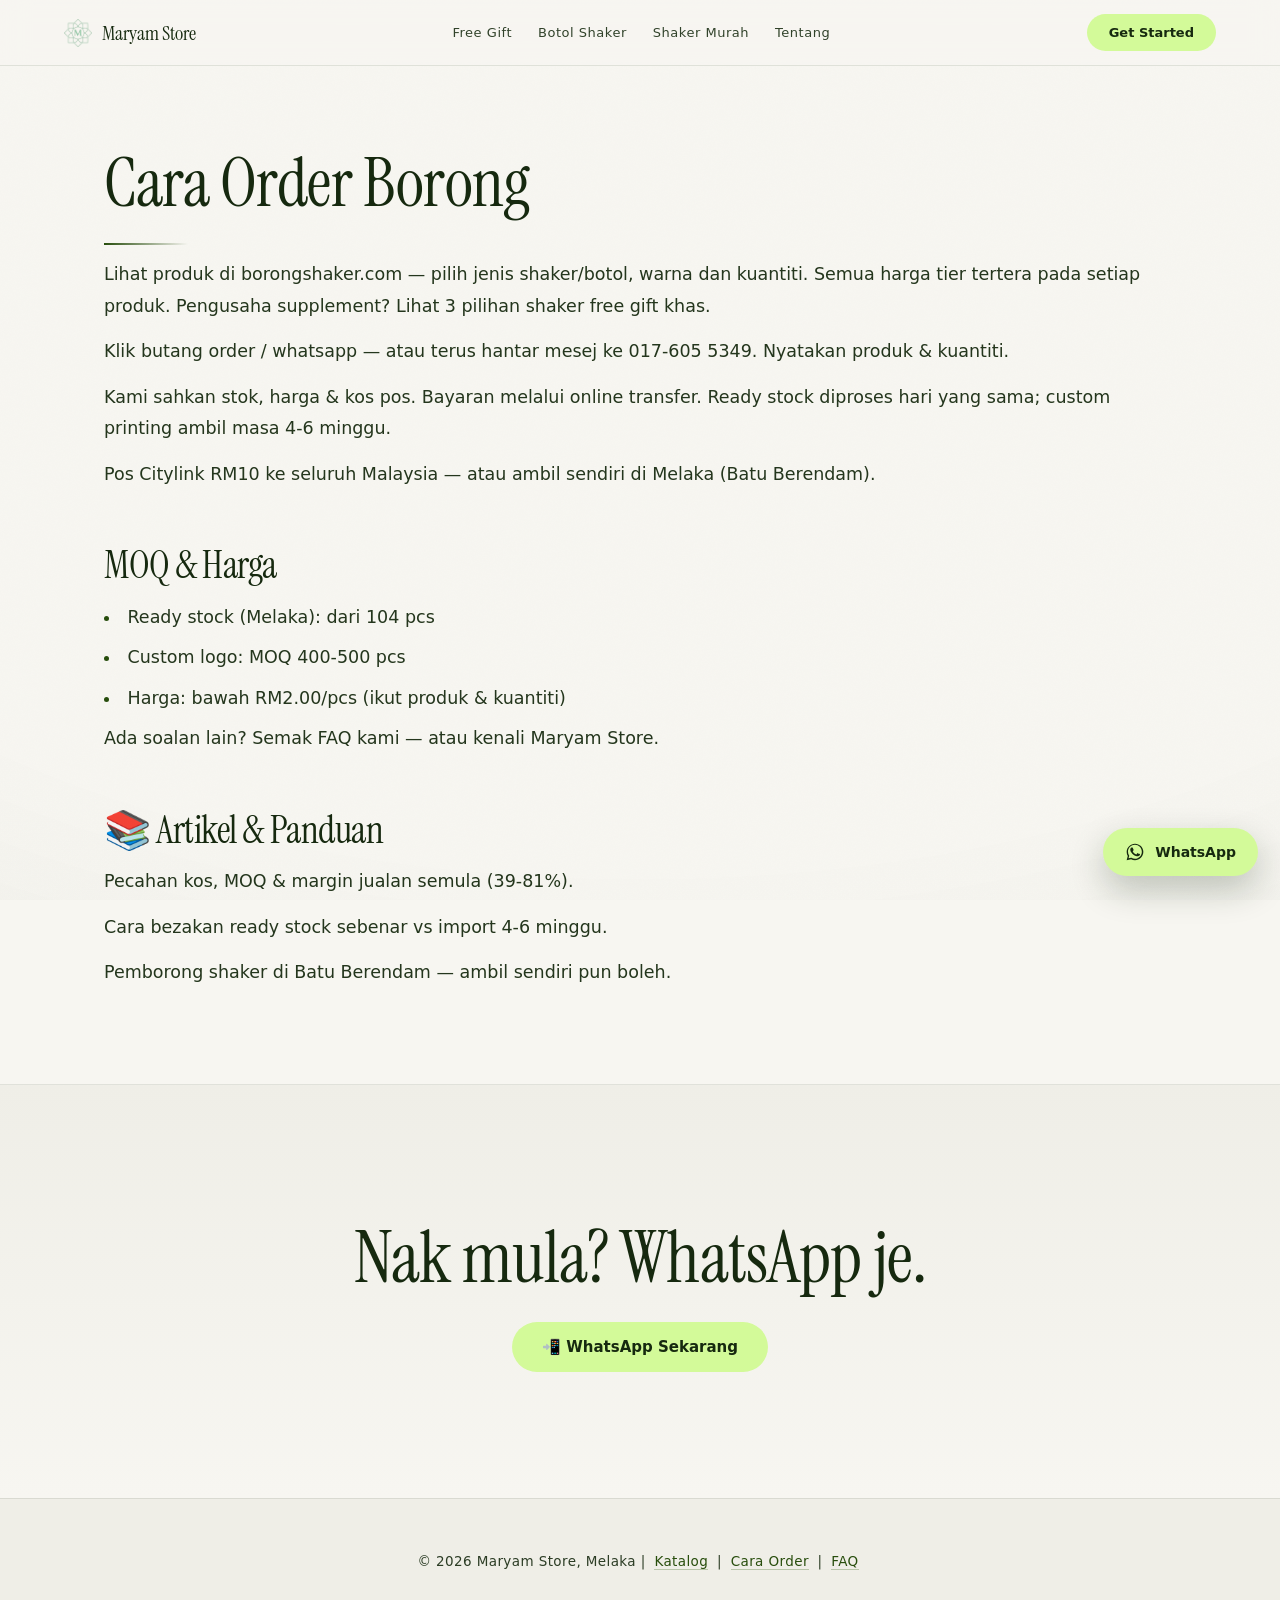
<file: cara-order.html>
<!DOCTYPE html>
<html lang="ms">
<head>
<meta charset="UTF-8">
<meta name="viewport" content="width=device-width, initial-scale=1">
<title>Cara Order Borong — Maryam Store</title>
<meta name="description" content="Cara order borong botol shaker: pilih produk, WhatsApp, bayar, pos. Mudah & cepat. MOQ 104pcs, pos seluruh Malaysia.">
<link rel="canonical" href="https://borongshaker.com/cara-order.html">
<link rel="icon" href="/favicon.ico">
<script>
/* Meta Pixel — ditunda sehingga halaman selesai dicat.
   Menyekat thread utama sebelum cat pertama = LCP/TBT lebih teruk pada telefon.
   PageView tetap dihantar (pada 'load' + idle), jadi penjejakan iklan tidak hilang. */
(function(){
  function loadPixel(){
    if(window.fbq) return;
    !function(f,b,e,v,n,t,s){if(f.fbq)return;n=f.fbq=function(){n.callMethod?
    n.callMethod.apply(n,arguments):n.queue.push(arguments)};if(!f._fbq)f._fbq=n;
    n.push=n;n.loaded=!0;n.version='2.0';n.queue=[];t=b.createElement(e);t.async=!0;
    t.src=v;s=b.getElementsByTagName(e)[0];s.parentNode.insertBefore(t,s)}(window,
    document,'script','https://connect.facebook.net/en_US/fbevents.js');
    fbq('init','3054577544595377'); fbq('track','PageView');
  }
  if(document.readyState==='complete'){ loadPixel(); return; }
  window.addEventListener('load', function(){
    if('requestIdleCallback' in window){ requestIdleCallback(loadPixel,{timeout:2000}); }
    else { setTimeout(loadPixel,1); }
  });
})();
</script>
<noscript><img height="1" width="1" style="display:none"
src="https://www.facebook.com/tr?id=3054577544595377&ev=PageView&noscript=1"/></noscript>
<style>

:root { --color-forest-depths:#1c3a13; --color-lime-pulse:#d3fa99; --color-sage-moss:#9aa883; --color-snow-white:#fcfcf7; --color-warm-stone:#eeeee9; --color-pewter:#666666; --font-seed:ui-sans-serif,system-ui,-apple-system,"Segoe UI",Roboto,sans-serif; --radius-full:1000px; --radius-cards:16px; --page-max:1200px; }
* { margin:0; padding:0; box-sizing:border-box; }
body { font-family:var(--font-seed); background:var(--color-snow-white); color:var(--color-forest-depths); -webkit-font-smoothing:antialiased; }
.nav { position:sticky; top:0; background:var(--color-snow-white); padding:16px 32px; display:flex; align-items:center; justify-content:space-between; z-index:10; }
.nav-links { display:flex; gap:24px; align-items:center; }
.nav-links a { color:var(--color-forest-depths); text-decoration:none; font-size:14px; }
.nav-brand { font-weight:500; font-size:18px; display:flex; align-items:center; gap:8px; }
.nav-brand img { border-radius:6px; }
.nav-cta { background:var(--color-forest-depths); color:var(--color-snow-white); border:none; border-radius:var(--radius-full); padding:12px 24px; font-size:14px; font-weight:500; cursor:pointer; text-decoration:none; display:inline-block; }
.wrap { max-width:var(--page-max); margin:0 auto; padding:64px 24px; }
.wrap h1 { font-size:40px; font-weight:350; letter-spacing:-0.4px; margin-bottom:24px; }
.wrap h2 { font-size:24px; font-weight:350; margin:32px 0 12px; color:var(--color-forest-depths); }
.wrap p { font-size:16px; line-height:1.6; color:rgba(22,41,15,.97); margin-bottom:14px; }
.wrap ul { padding-left:20px; margin-bottom:16px; }
.wrap li { font-size:16px; line-height:1.6; color:rgba(22,41,15,.97); margin-bottom:8px; }
.card { background:var(--color-warm-stone); border-radius:var(--radius-cards); padding:20px; margin-bottom:16px; }
.card p { margin-bottom:6px; }
.badge { display:inline-block; background:var(--color-lime-pulse); color:var(--color-forest-depths); border-radius:var(--radius-full); padding:6px 14px; font-size:12px; font-weight:500; text-transform:uppercase; letter-spacing:.5px; margin-bottom:16px; }
.final { background:var(--color-forest-depths); text-align:center; padding:80px 24px; }
.final h2 { color:var(--color-snow-white); font-size:36px; font-weight:350; margin-bottom:16px; }
.btn-lime { background:var(--color-lime-pulse); color:var(--color-forest-depths); border:none; border-radius:var(--radius-full); padding:16px 32px; font-size:16px; font-weight:500; cursor:pointer; text-decoration:none; display:inline-block; }
.foot { text-align:center; padding:32px; font-size:12px; color:var(--color-pewter); background:var(--color-snow-white); }
.foot a { color:var(--cine-accent); }
@media (max-width:768px) { .nav-links { display:none; } .wrap { padding:40px 20px; } }

/* ═══════════════ AKSESIBILITI (WCAG 2.2 AA) ═══════════════ */
/* Fokus jelas untuk pengguna papan kekunci (WCAG 2.4.7) */
:focus-visible{outline:3px solid #274d0c;outline-offset:3px;border-radius:8px}
a:focus-visible,button:focus-visible,input:focus-visible,select:focus-visible,textarea:focus-visible,.btn:focus-visible,.ncta:focus-visible,.morder:focus-visible,.fab:focus-visible{outline:3px solid #274d0c;outline-offset:3px}
/* Jangan buang outline tanpa pengganti */
*:focus{outline-color:#274d0c}
/* Sasaran sentuh >=44px (WCAG 2.5.8) */
.nlinks a,.btn,.ncta,.morder,.fab,button{min-height:44px;min-width:44px}
.nlinks a{display:inline-flex;align-items:center}
/* Teks pembaca skrin sahaja */
.sr-only{position:absolute;width:1px;height:1px;padding:0;margin:-1px;overflow:hidden;clip:rect(0,0,0,0);white-space:nowrap;border:0}
/* Hormati prefers-reduced-motion (melengkapi yang sedia ada) */
@media (prefers-reduced-motion: reduce){
  *,*::before,*::after{animation-duration:.01ms!important;animation-iteration-count:1!important;transition-duration:.01ms!important;scroll-behavior:auto!important}
}

/* Pautan pengaki: sasaran sentuh cukup besar (WCAG 2.5.8, min 24px) */
footer a,.cred-col a,.cred-links a,.cred-grid a{display:inline-block;min-height:24px;padding:4px 0;line-height:1.5}
/* Pautan hubungi (telefon/e-mel): 44px — pelanggan menelefon dari telefon */
footer a[href^="tel:"],footer a[href^="mailto:"]{display:inline-flex;align-items:center;min-height:44px;padding:6px 0}
</style>
<!-- Cloudflare Web Analytics --><script type='module' src='https://static.cloudflareinsights.com/beacon.min.js' data-cf-beacon='{"token": "6c96262fd3b8443f9a3ef1fd775b9cbe"}'></script><!-- End Cloudflare Web Analytics -->
<link rel="preconnect" href="https://fonts.googleapis.com">
<link rel="preconnect" href="https://fonts.gstatic.com" crossorigin>
<link href="https://fonts.googleapis.com/css2?family=Instrument+Serif:ital@0;1&display=swap" rel="stylesheet">
<link rel="stylesheet" href="/sinematik.css">
<script src="/sinematik.js" defer></script>
</head>
<body>
<nav class="nav">
  <div class="nav-brand"><img src="images/logo.png" alt="Maryam Store" width="28" height="28"> Maryam Store</div>
  <div class="nav-links">
    <a href="supplement.html">Free Gift</a>
    <a href="botol-shaker-malaysia.html">Botol Shaker</a>
    <a href="shaker-murah-malaysia.html">Shaker Murah</a>
    <a href="tentang-kami.html">Tentang</a>
  </div>
  <a class="nav-cta" href="https://wa.me/60176055349?text=Assalamualaikum%2C%20saya%20nak%20order%20borong">Get Started</a>
</nav>
<div class="wrap">
<h1>Cara Order Borong</h1>
<p>Lihat produk di borongshaker.com — pilih jenis shaker/botol, warna dan kuantiti. Semua harga tier tertera pada setiap produk. Pengusaha supplement? Lihat 3 pilihan shaker free gift khas.</p>
<p>Klik butang order / whatsapp — atau terus hantar mesej ke 017-605 5349. Nyatakan produk &amp; kuantiti.</p>
<p>Kami sahkan stok, harga &amp; kos pos. Bayaran melalui online transfer. Ready stock diproses hari yang sama; custom printing ambil masa 4-6 minggu.</p>
<p>Pos Citylink RM10 ke seluruh Malaysia — atau ambil sendiri di Melaka (Batu Berendam).</p>
<h2>MOQ &amp; Harga</h2>
<li>Ready stock (Melaka): dari 104 pcs</li>
<li>Custom logo: MOQ 400-500 pcs</li>
<li>Harga: bawah RM2.00/pcs (ikut produk &amp; kuantiti)</li>
<p>Ada soalan lain? Semak FAQ kami — atau kenali Maryam Store.</p>
<h2>📚 Artikel &amp; Panduan</h2>
<p>Pecahan kos, MOQ &amp; margin jualan semula (39-81%).</p>
<p>Cara bezakan ready stock sebenar vs import 4-6 minggu.</p>
<p>Pemborong shaker di Batu Berendam — ambil sendiri pun boleh.</p>
</div>
<script type="application/ld+json">
{"@context": "https://schema.org", "@type": "LocalBusiness", "name": "Maryam Store", "url": "https://borongshaker.com", "telephone": "+60-17-605-5349", "address": {"@type": "PostalAddress", "streetAddress": "No 6, Jalan Meranti 2/1, Taman Merdeka", "addressLocality": "Batu Berendam", "addressRegion": "Melaka", "postalCode": "75350", "addressCountry": "MY"}, "openingHoursSpecification": [{"@type": "OpeningHoursSpecification", "dayOfWeek": ["Monday", "Tuesday", "Wednesday", "Thursday", "Friday"], "opens": "09:00", "closes": "17:30"}, {"@type": "OpeningHoursSpecification", "dayOfWeek": "Saturday", "opens": "09:00", "closes": "12:00"}]}
</script>
<section class="final">
  <h2>Nak mula? WhatsApp je.</h2>
  <a class="btn-lime" href="https://wa.me/60176055349?text=Assalamualaikum%2C%20saya%20nak%20order%20borong">📲 WhatsApp Sekarang</a>
</section>
<script>
document.addEventListener('click', function(e) {
  var el = e.target.closest ? e.target.closest('a') : null;
  if (!el) return;
  var href = el.getAttribute('href') || '';
  if (href.indexOf('wa.me') !== -1) {
    if (typeof fbq === 'function') {
      fbq('track', 'Lead', {content_name: 'WhatsApp Click'});
    }
  }
});
</script>
<p class="foot">© 2026 Maryam Store, Melaka | <a href="/">Katalog</a> | <a href="cara-order.html">Cara Order</a> | <a href="faq.html">FAQ</a></p>
</body>
</html>
</file>
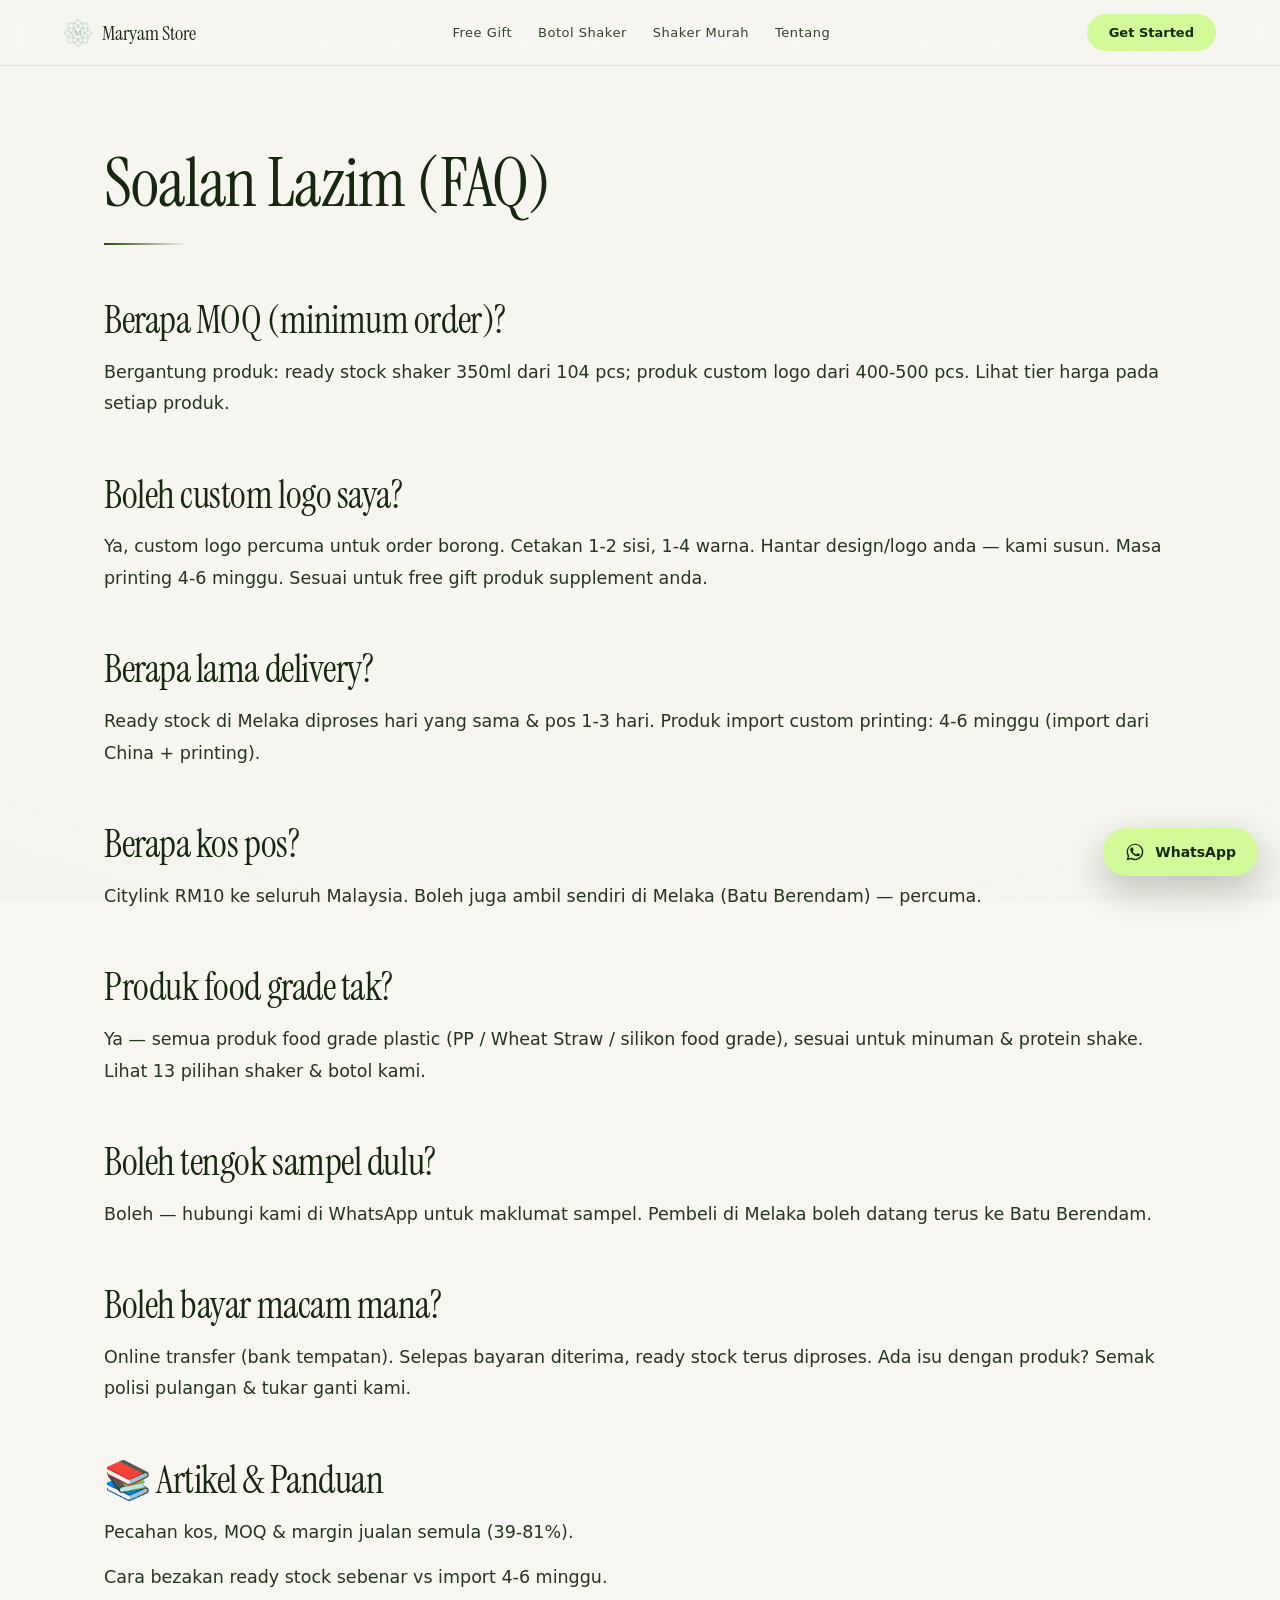
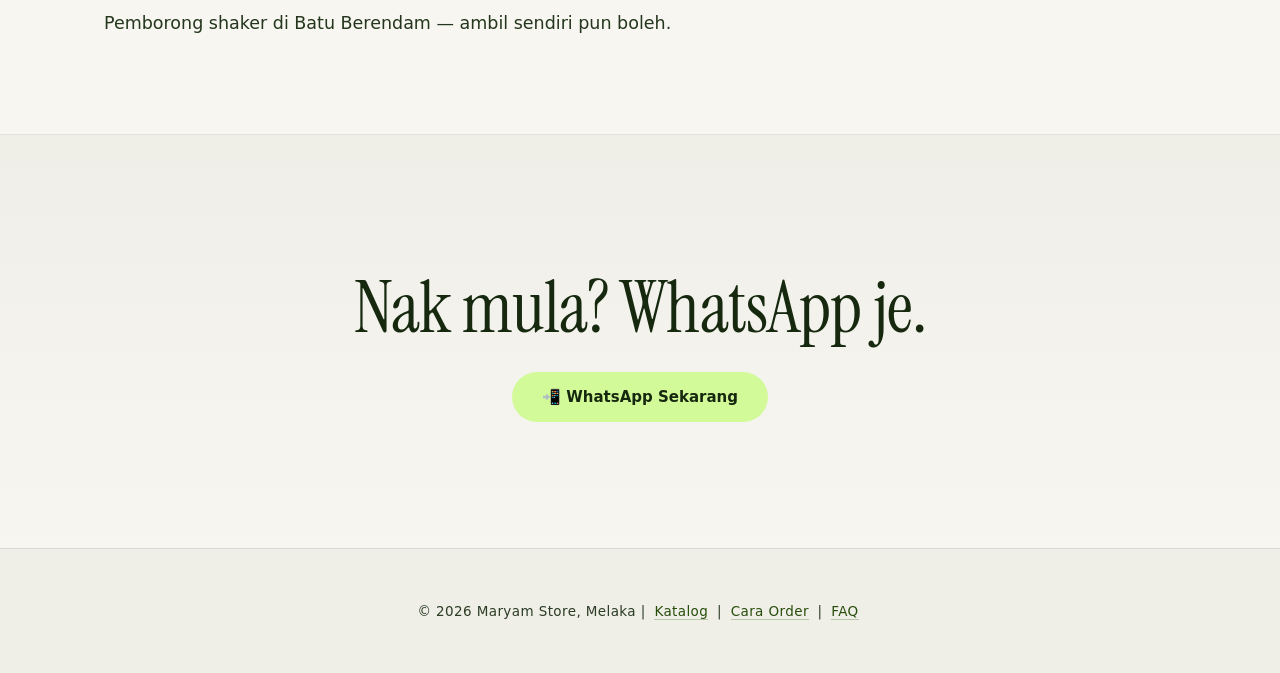
<file: faq.html>
<!DOCTYPE html>
<html lang="ms">
<head>
<meta charset="UTF-8">
<meta name="viewport" content="width=device-width, initial-scale=1">
<title>FAQ — Soalan Lazim Borong Botol Shaker</title>
<meta name="description" content="Soalan lazim: MOQ, harga borong, custom logo, pos seluruh Malaysia, bayaran. Semua jawapan borong botol shaker Maryam Store.">
<link rel="canonical" href="https://borongshaker.com/faq.html">
<link rel="icon" href="/favicon.ico">
<script>
/* Meta Pixel — ditunda sehingga halaman selesai dicat.
   Menyekat thread utama sebelum cat pertama = LCP/TBT lebih teruk pada telefon.
   PageView tetap dihantar (pada 'load' + idle), jadi penjejakan iklan tidak hilang. */
(function(){
  function loadPixel(){
    if(window.fbq) return;
    !function(f,b,e,v,n,t,s){if(f.fbq)return;n=f.fbq=function(){n.callMethod?
    n.callMethod.apply(n,arguments):n.queue.push(arguments)};if(!f._fbq)f._fbq=n;
    n.push=n;n.loaded=!0;n.version='2.0';n.queue=[];t=b.createElement(e);t.async=!0;
    t.src=v;s=b.getElementsByTagName(e)[0];s.parentNode.insertBefore(t,s)}(window,
    document,'script','https://connect.facebook.net/en_US/fbevents.js');
    fbq('init','3054577544595377'); fbq('track','PageView');
  }
  if(document.readyState==='complete'){ loadPixel(); return; }
  window.addEventListener('load', function(){
    if('requestIdleCallback' in window){ requestIdleCallback(loadPixel,{timeout:2000}); }
    else { setTimeout(loadPixel,1); }
  });
})();
</script>
<noscript><img height="1" width="1" style="display:none"
src="https://www.facebook.com/tr?id=3054577544595377&ev=PageView&noscript=1"/></noscript>
<style>

:root { --color-forest-depths:#1c3a13; --color-lime-pulse:#d3fa99; --color-sage-moss:#9aa883; --color-snow-white:#fcfcf7; --color-warm-stone:#eeeee9; --color-pewter:#666666; --font-seed:ui-sans-serif,system-ui,-apple-system,"Segoe UI",Roboto,sans-serif; --radius-full:1000px; --radius-cards:16px; --page-max:1200px; }
* { margin:0; padding:0; box-sizing:border-box; }
body { font-family:var(--font-seed); background:var(--color-snow-white); color:var(--color-forest-depths); -webkit-font-smoothing:antialiased; }
.nav { position:sticky; top:0; background:var(--color-snow-white); padding:16px 32px; display:flex; align-items:center; justify-content:space-between; z-index:10; }
.nav-links { display:flex; gap:24px; align-items:center; }
.nav-links a { color:var(--color-forest-depths); text-decoration:none; font-size:14px; }
.nav-brand { font-weight:500; font-size:18px; display:flex; align-items:center; gap:8px; }
.nav-brand img { border-radius:6px; }
.nav-cta { background:var(--color-forest-depths); color:var(--color-snow-white); border:none; border-radius:var(--radius-full); padding:12px 24px; font-size:14px; font-weight:500; cursor:pointer; text-decoration:none; display:inline-block; }
.wrap { max-width:var(--page-max); margin:0 auto; padding:64px 24px; }
.wrap h1 { font-size:40px; font-weight:350; letter-spacing:-0.4px; margin-bottom:24px; }
.wrap h2 { font-size:24px; font-weight:350; margin:32px 0 12px; color:var(--color-forest-depths); }
.wrap p { font-size:16px; line-height:1.6; color:rgba(22,41,15,.97); margin-bottom:14px; }
.wrap ul { padding-left:20px; margin-bottom:16px; }
.wrap li { font-size:16px; line-height:1.6; color:rgba(22,41,15,.97); margin-bottom:8px; }
.card { background:var(--color-warm-stone); border-radius:var(--radius-cards); padding:20px; margin-bottom:16px; }
.card p { margin-bottom:6px; }
.badge { display:inline-block; background:var(--color-lime-pulse); color:var(--color-forest-depths); border-radius:var(--radius-full); padding:6px 14px; font-size:12px; font-weight:500; text-transform:uppercase; letter-spacing:.5px; margin-bottom:16px; }
.final { background:var(--color-forest-depths); text-align:center; padding:80px 24px; }
.final h2 { color:var(--color-snow-white); font-size:36px; font-weight:350; margin-bottom:16px; }
.btn-lime { background:var(--color-lime-pulse); color:var(--color-forest-depths); border:none; border-radius:var(--radius-full); padding:16px 32px; font-size:16px; font-weight:500; cursor:pointer; text-decoration:none; display:inline-block; }
.foot { text-align:center; padding:32px; font-size:12px; color:var(--color-pewter); background:var(--color-snow-white); }
.foot a { color:var(--cine-accent); }
@media (max-width:768px) { .nav-links { display:none; } .wrap { padding:40px 20px; } }

/* ═══════════════ AKSESIBILITI (WCAG 2.2 AA) ═══════════════ */
/* Fokus jelas untuk pengguna papan kekunci (WCAG 2.4.7) */
:focus-visible{outline:3px solid #274d0c;outline-offset:3px;border-radius:8px}
a:focus-visible,button:focus-visible,input:focus-visible,select:focus-visible,textarea:focus-visible,.btn:focus-visible,.ncta:focus-visible,.morder:focus-visible,.fab:focus-visible{outline:3px solid #274d0c;outline-offset:3px}
/* Jangan buang outline tanpa pengganti */
*:focus{outline-color:#274d0c}
/* Sasaran sentuh >=44px (WCAG 2.5.8) */
.nlinks a,.btn,.ncta,.morder,.fab,button{min-height:44px;min-width:44px}
.nlinks a{display:inline-flex;align-items:center}
/* Teks pembaca skrin sahaja */
.sr-only{position:absolute;width:1px;height:1px;padding:0;margin:-1px;overflow:hidden;clip:rect(0,0,0,0);white-space:nowrap;border:0}
/* Hormati prefers-reduced-motion (melengkapi yang sedia ada) */
@media (prefers-reduced-motion: reduce){
  *,*::before,*::after{animation-duration:.01ms!important;animation-iteration-count:1!important;transition-duration:.01ms!important;scroll-behavior:auto!important}
}

/* Pautan pengaki: sasaran sentuh cukup besar (WCAG 2.5.8, min 24px) */
footer a,.cred-col a,.cred-links a,.cred-grid a{display:inline-block;min-height:24px;padding:4px 0;line-height:1.5}
/* Pautan hubungi (telefon/e-mel): 44px — pelanggan menelefon dari telefon */
footer a[href^="tel:"],footer a[href^="mailto:"]{display:inline-flex;align-items:center;min-height:44px;padding:6px 0}
</style>
<!-- Cloudflare Web Analytics --><script type='module' src='https://static.cloudflareinsights.com/beacon.min.js' data-cf-beacon='{"token": "6c96262fd3b8443f9a3ef1fd775b9cbe"}'></script><!-- End Cloudflare Web Analytics -->
<link rel="preconnect" href="https://fonts.googleapis.com">
<link rel="preconnect" href="https://fonts.gstatic.com" crossorigin>
<link href="https://fonts.googleapis.com/css2?family=Instrument+Serif:ital@0;1&display=swap" rel="stylesheet">
<link rel="stylesheet" href="/sinematik.css">
<script src="/sinematik.js" defer></script>
</head>
<body>
<nav class="nav">
  <div class="nav-brand"><img src="images/logo.png" alt="Maryam Store" width="28" height="28"> Maryam Store</div>
  <div class="nav-links">
    <a href="supplement.html">Free Gift</a>
    <a href="botol-shaker-malaysia.html">Botol Shaker</a>
    <a href="shaker-murah-malaysia.html">Shaker Murah</a>
    <a href="tentang-kami.html">Tentang</a>
  </div>
  <a class="nav-cta" href="https://wa.me/60176055349?text=Assalamualaikum%2C%20saya%20nak%20order%20borong">Get Started</a>
</nav>
<div class="wrap">
<h1>Soalan Lazim (FAQ)</h1>
<h2>Berapa MOQ (minimum order)?</h2>
<p>Bergantung produk: ready stock shaker 350ml dari 104 pcs; produk custom logo dari 400-500 pcs. Lihat tier harga pada setiap produk.</p>
<h2>Boleh custom logo saya?</h2>
<p>Ya, custom logo percuma untuk order borong. Cetakan 1-2 sisi, 1-4 warna. Hantar design/logo anda — kami susun. Masa printing 4-6 minggu. Sesuai untuk free gift produk supplement anda.</p>
<h2>Berapa lama delivery?</h2>
<p>Ready stock di Melaka diproses hari yang sama &amp; pos 1-3 hari. Produk import custom printing: 4-6 minggu (import dari China + printing).</p>
<h2>Berapa kos pos?</h2>
<p>Citylink RM10 ke seluruh Malaysia. Boleh juga ambil sendiri di Melaka (Batu Berendam) — percuma.</p>
<h2>Produk food grade tak?</h2>
<p>Ya — semua produk food grade plastic (PP / Wheat Straw / silikon food grade), sesuai untuk minuman &amp; protein shake. Lihat 13 pilihan shaker &amp; botol kami.</p>
<h2>Boleh tengok sampel dulu?</h2>
<p>Boleh — hubungi kami di WhatsApp untuk maklumat sampel. Pembeli di Melaka boleh datang terus ke Batu Berendam.</p>
<h2>Boleh bayar macam mana?</h2>
<p>Online transfer (bank tempatan). Selepas bayaran diterima, ready stock terus diproses. Ada isu dengan produk? Semak polisi pulangan &amp; tukar ganti kami.</p>
<h2>📚 Artikel &amp; Panduan</h2>
<p>Pecahan kos, MOQ &amp; margin jualan semula (39-81%).</p>
<p>Cara bezakan ready stock sebenar vs import 4-6 minggu.</p>
<p>Pemborong shaker di Batu Berendam — ambil sendiri pun boleh.</p>
</div>
<script type="application/ld+json">
{"@context": "https://schema.org", "@type": "LocalBusiness", "name": "Maryam Store", "url": "https://borongshaker.com", "telephone": "+60-17-605-5349", "address": {"@type": "PostalAddress", "streetAddress": "No 6, Jalan Meranti 2/1, Taman Merdeka", "addressLocality": "Batu Berendam", "addressRegion": "Melaka", "postalCode": "75350", "addressCountry": "MY"}, "openingHoursSpecification": [{"@type": "OpeningHoursSpecification", "dayOfWeek": ["Monday", "Tuesday", "Wednesday", "Thursday", "Friday"], "opens": "09:00", "closes": "17:30"}, {"@type": "OpeningHoursSpecification", "dayOfWeek": "Saturday", "opens": "09:00", "closes": "12:00"}]}
</script>
<section class="final">
  <h2>Nak mula? WhatsApp je.</h2>
  <a class="btn-lime" href="https://wa.me/60176055349?text=Assalamualaikum%2C%20saya%20nak%20order%20borong">📲 WhatsApp Sekarang</a>
</section>
<script>
document.addEventListener('click', function(e) {
  var el = e.target.closest ? e.target.closest('a') : null;
  if (!el) return;
  var href = el.getAttribute('href') || '';
  if (href.indexOf('wa.me') !== -1) {
    if (typeof fbq === 'function') {
      fbq('track', 'Lead', {content_name: 'WhatsApp Click'});
    }
  }
});
</script>
<p class="foot">© 2026 Maryam Store, Melaka | <a href="/">Katalog</a> | <a href="cara-order.html">Cara Order</a> | <a href="faq.html">FAQ</a></p>
</body>
</html>
</file>
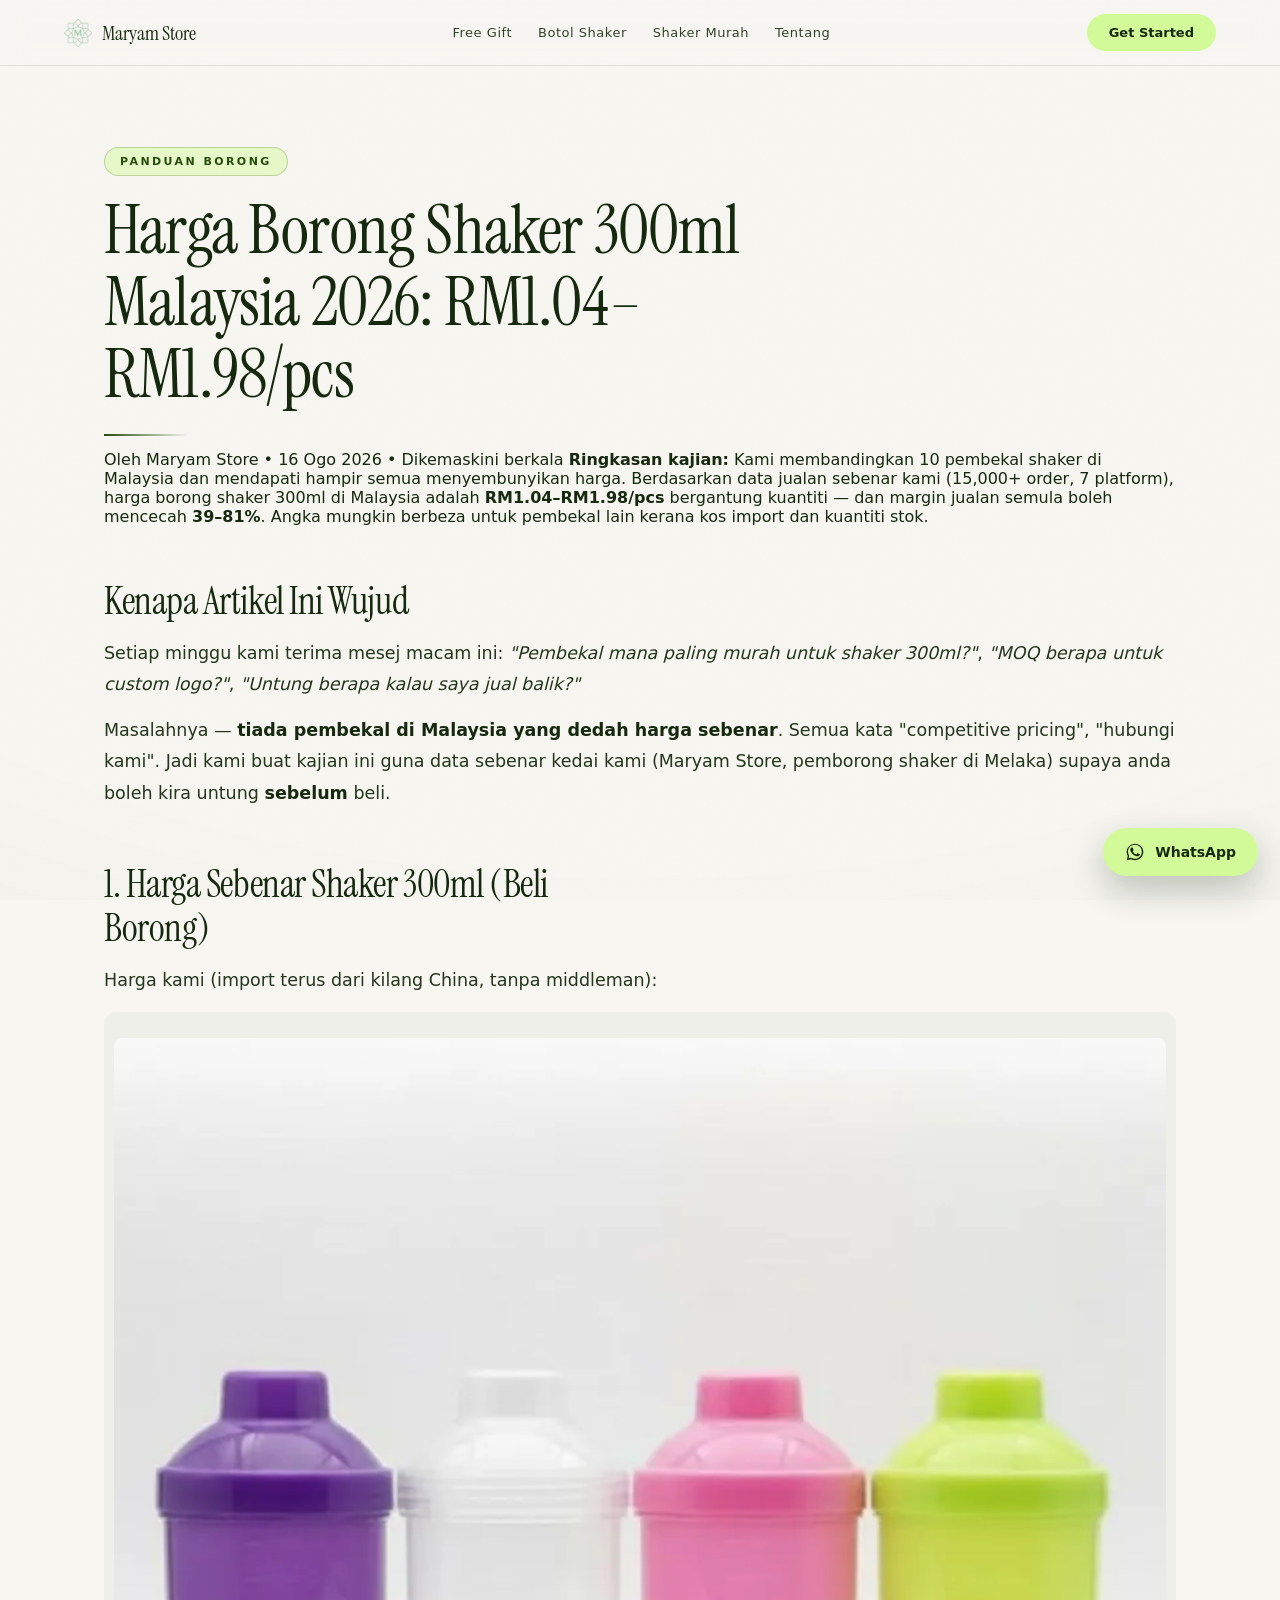
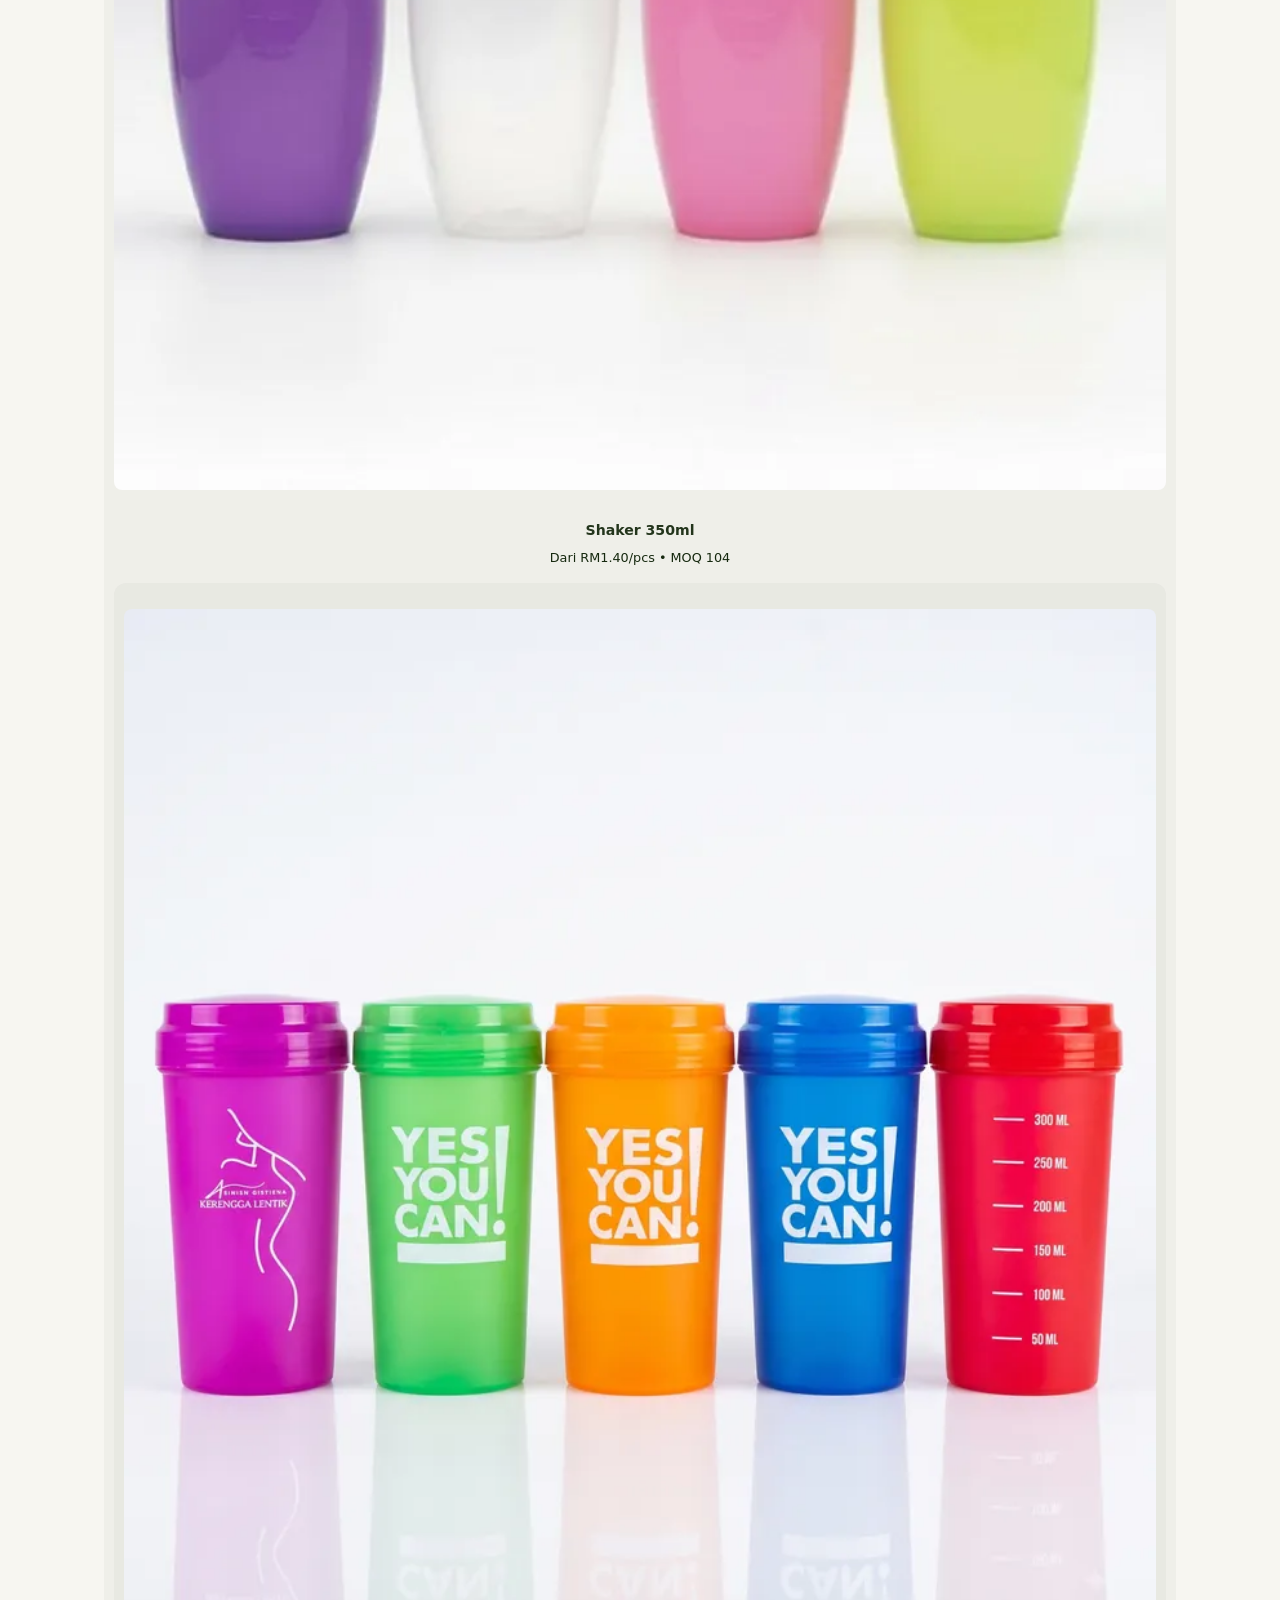
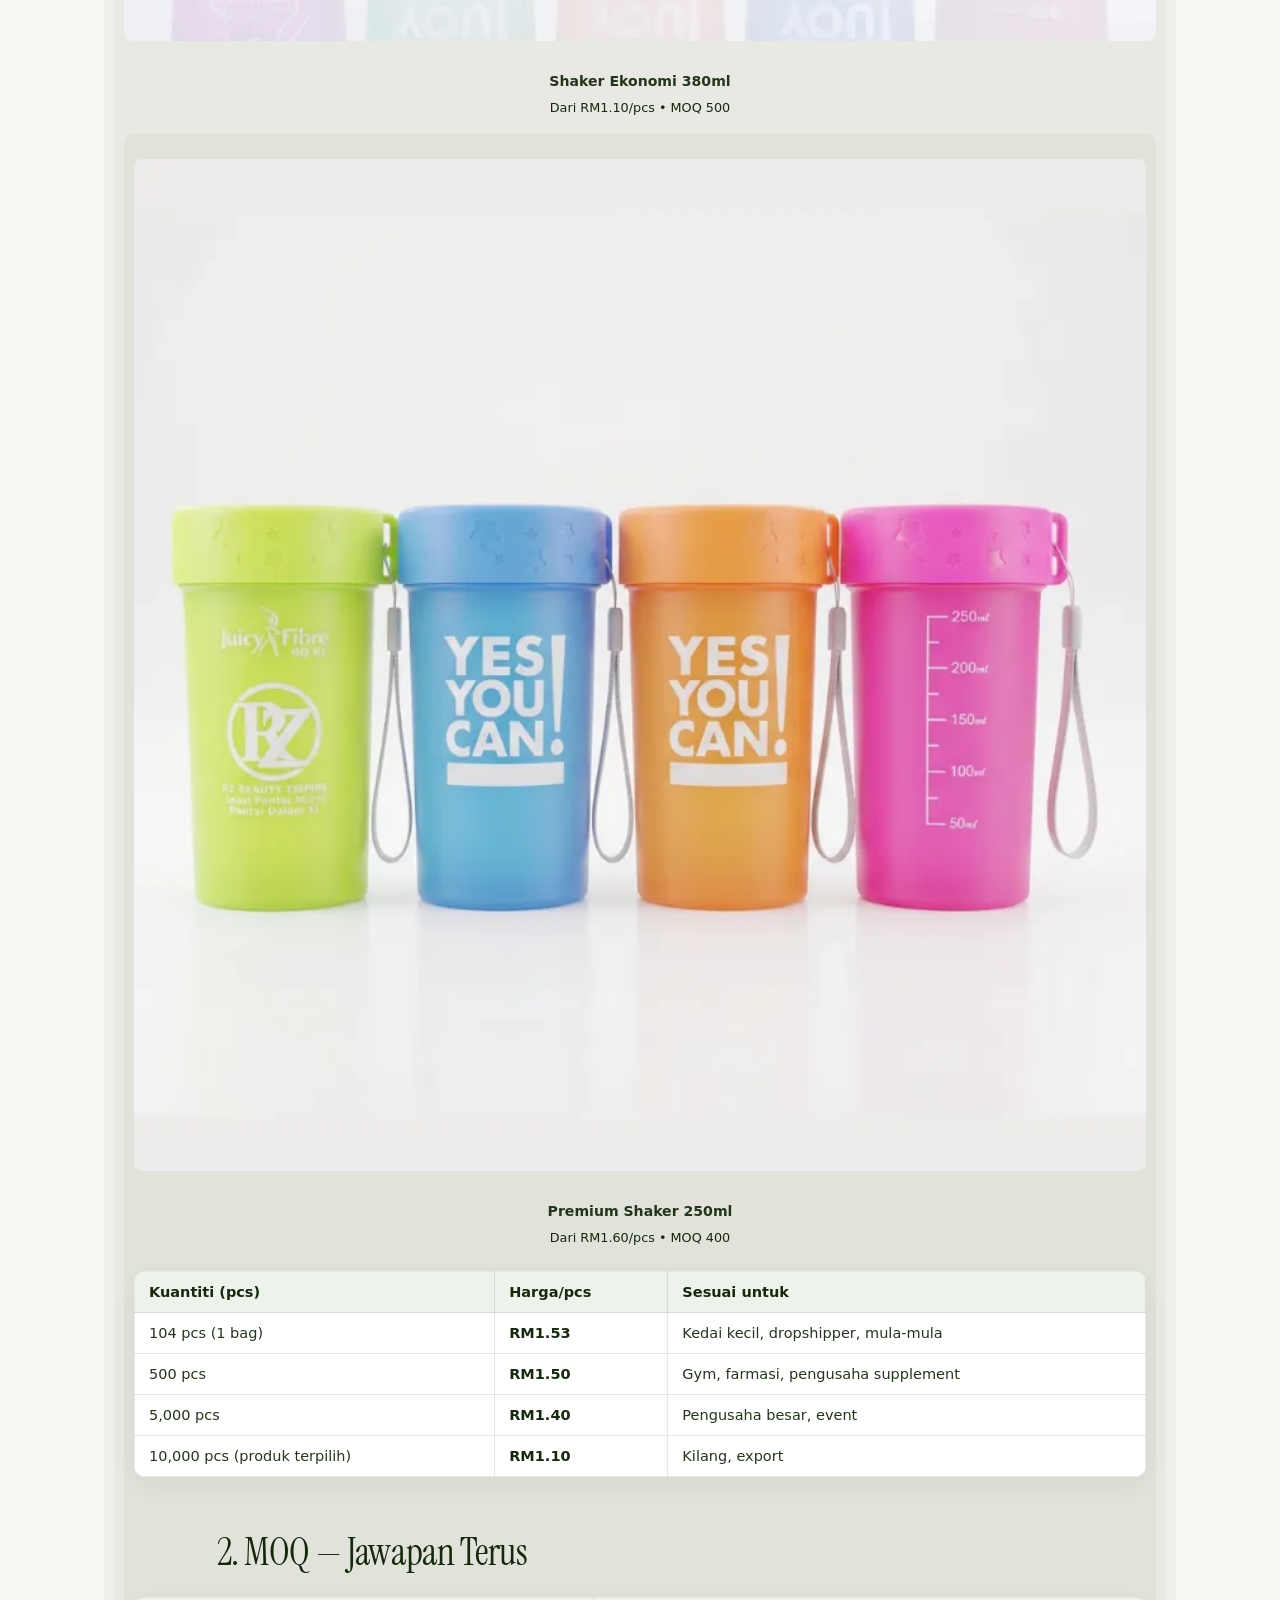
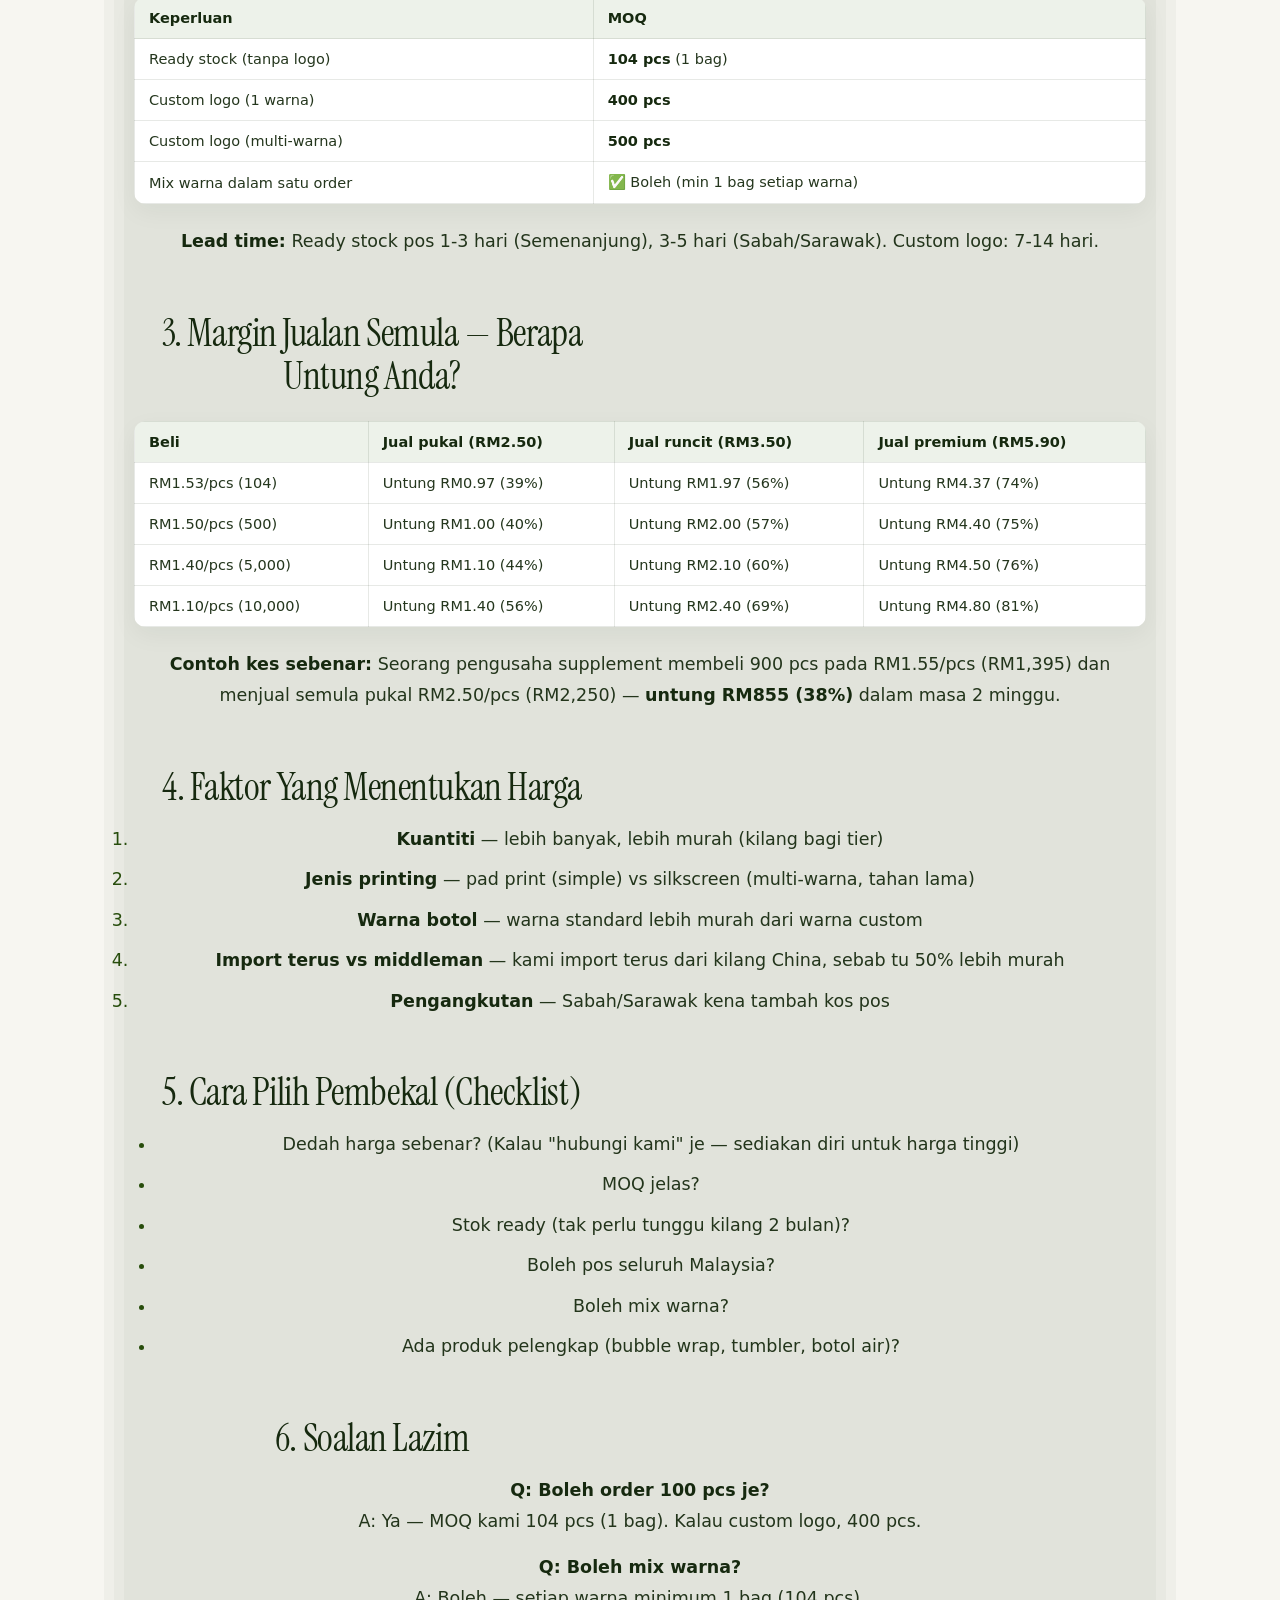
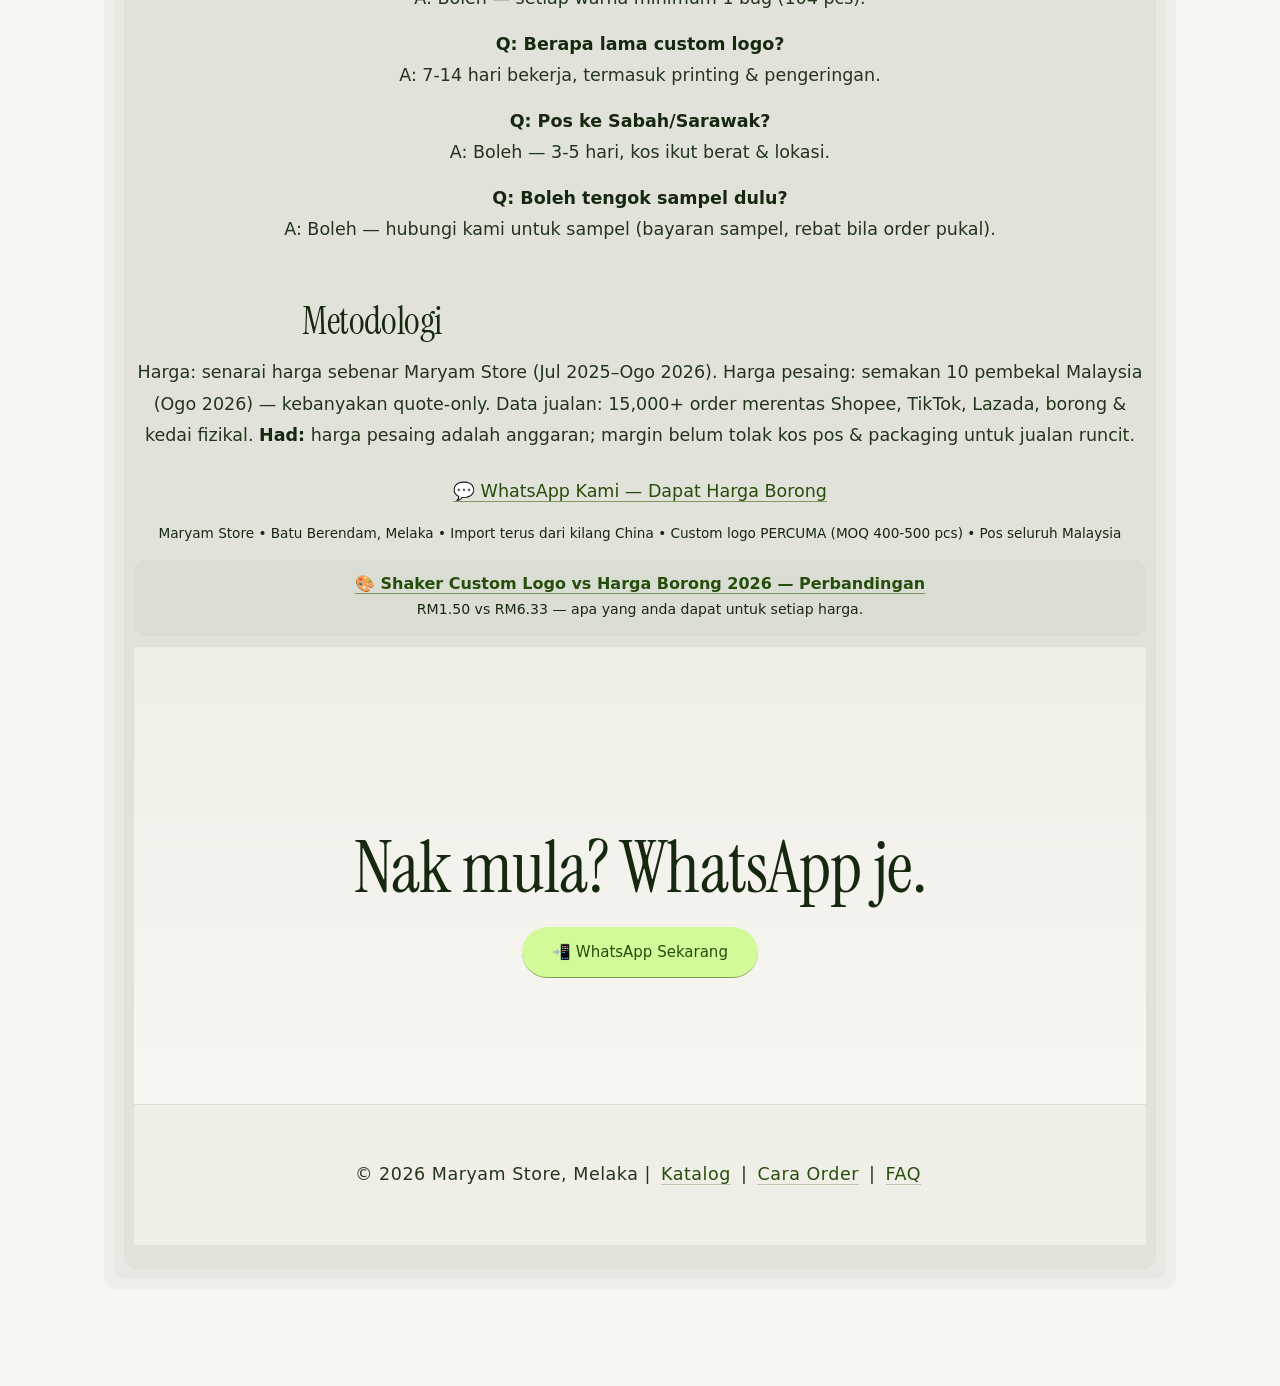
<file: harga-borong-shaker-2026.html>
<!DOCTYPE html>
<html lang="ms">
<head>
<meta charset="UTF-8">
<meta name="viewport" content="width=device-width, initial-scale=1">
<title>Harga Borong Botol Shaker Malaysia 2026: RM1.04-RM1.98/pcs</title>
<meta name="description" content="Senarai harga borong botol shaker Malaysia 2026 dari RM1.04/pcs. Perbandingan pembekal, MOQ, custom logo. Harga kilang Maryam Store Melaka.">
<link rel="canonical" href="https://borongshaker.com/harga-borong-shaker-2026.html">
<link rel="icon" href="/favicon.ico">
<script>
/* Meta Pixel — ditunda sehingga halaman selesai dicat.
   Menyekat thread utama sebelum cat pertama = LCP/TBT lebih teruk pada telefon.
   PageView tetap dihantar (pada 'load' + idle), jadi penjejakan iklan tidak hilang. */
(function(){
  function loadPixel(){
    if(window.fbq) return;
    !function(f,b,e,v,n,t,s){if(f.fbq)return;n=f.fbq=function(){n.callMethod?
    n.callMethod.apply(n,arguments):n.queue.push(arguments)};if(!f._fbq)f._fbq=n;
    n.push=n;n.loaded=!0;n.version='2.0';n.queue=[];t=b.createElement(e);t.async=!0;
    t.src=v;s=b.getElementsByTagName(e)[0];s.parentNode.insertBefore(t,s)}(window,
    document,'script','https://connect.facebook.net/en_US/fbevents.js');
    fbq('init','3054577544595377'); fbq('track','PageView');
  }
  if(document.readyState==='complete'){ loadPixel(); return; }
  window.addEventListener('load', function(){
    if('requestIdleCallback' in window){ requestIdleCallback(loadPixel,{timeout:2000}); }
    else { setTimeout(loadPixel,1); }
  });
})();
</script>
<noscript><img height="1" width="1" style="display:none"
src="https://www.facebook.com/tr?id=3054577544595377&ev=PageView&noscript=1"/></noscript>
<style>

:root { --color-forest-depths:#1c3a13; --color-lime-pulse:#d3fa99; --color-sage-moss:#9aa883; --color-snow-white:#fcfcf7; --color-warm-stone:#eeeee9; --color-pewter:#666666; --font-seed:ui-sans-serif,system-ui,-apple-system,"Segoe UI",Roboto,sans-serif; --radius-full:1000px; --radius-cards:16px; --page-max:1200px; }
* { margin:0; padding:0; box-sizing:border-box; }
body { font-family:var(--font-seed); background:var(--color-snow-white); color:var(--color-forest-depths); -webkit-font-smoothing:antialiased; }
.nav { position:sticky; top:0; background:var(--color-snow-white); padding:16px 32px; display:flex; align-items:center; justify-content:space-between; z-index:10; }
.nav-links { display:flex; gap:24px; align-items:center; }
.nav-links a { color:var(--color-forest-depths); text-decoration:none; font-size:14px; }
.nav-brand { font-weight:500; font-size:18px; display:flex; align-items:center; gap:8px; }
.nav-brand img { border-radius:6px; }
.nav-cta { background:var(--color-forest-depths); color:var(--color-snow-white); border:none; border-radius:var(--radius-full); padding:12px 24px; font-size:14px; font-weight:500; cursor:pointer; text-decoration:none; display:inline-block; }
.wrap { max-width:var(--page-max); margin:0 auto; padding:64px 24px; }
.wrap h1 { font-size:40px; font-weight:350; letter-spacing:-0.4px; margin-bottom:24px; }
.wrap h2 { font-size:24px; font-weight:350; margin:32px 0 12px; color:var(--color-forest-depths); }
.wrap p { font-size:16px; line-height:1.6; color:rgba(22,41,15,.97); margin-bottom:14px; }
.wrap ul { padding-left:20px; margin-bottom:16px; }
.wrap li { font-size:16px; line-height:1.6; color:rgba(22,41,15,.97); margin-bottom:8px; }
.wrap table { width:100%; border-collapse:collapse; font-size:14px; margin:16px 0; background:var(--color-warm-stone); border-radius:12px; overflow:hidden; }
.wrap th { background:var(--color-forest-depths); color:var(--color-snow-white); padding:10px 12px; text-align:left; font-weight:500; }
.wrap td { padding:10px 12px; border-top:1px solid rgba(28,58,19,0.1); }
.wrap img { max-width:100%; border-radius:var(--radius-cards); margin:16px 0; }
.badge { display:inline-block; background:var(--color-lime-pulse); color:var(--color-forest-depths); border-radius:var(--radius-full); padding:6px 14px; font-size:12px; font-weight:500; text-transform:uppercase; letter-spacing:.5px; margin-bottom:16px; }
.final { background:var(--color-forest-depths); text-align:center; padding:80px 24px; }
.final h2 { color:var(--color-snow-white); font-size:36px; font-weight:350; margin-bottom:16px; }
.btn-lime { background:var(--color-lime-pulse); color:var(--color-forest-depths); border:none; border-radius:var(--radius-full); padding:16px 32px; font-size:16px; font-weight:500; cursor:pointer; text-decoration:none; display:inline-block; }
.foot { text-align:center; padding:32px; font-size:12px; color:var(--color-pewter); background:var(--color-snow-white); }
.foot a { color:var(--cine-accent); }
@media (max-width:768px) { .nav-links { display:none; } .wrap { padding:40px 20px; } }

/* ═══════════════ AKSESIBILITI (WCAG 2.2 AA) ═══════════════ */
/* Fokus jelas untuk pengguna papan kekunci (WCAG 2.4.7) */
:focus-visible{outline:3px solid #274d0c;outline-offset:3px;border-radius:8px}
a:focus-visible,button:focus-visible,input:focus-visible,select:focus-visible,textarea:focus-visible,.btn:focus-visible,.ncta:focus-visible,.morder:focus-visible,.fab:focus-visible{outline:3px solid #274d0c;outline-offset:3px}
/* Jangan buang outline tanpa pengganti */
*:focus{outline-color:#274d0c}
/* Sasaran sentuh >=44px (WCAG 2.5.8) */
.nlinks a,.btn,.ncta,.morder,.fab,button{min-height:44px;min-width:44px}
.nlinks a{display:inline-flex;align-items:center}
/* Teks pembaca skrin sahaja */
.sr-only{position:absolute;width:1px;height:1px;padding:0;margin:-1px;overflow:hidden;clip:rect(0,0,0,0);white-space:nowrap;border:0}
/* Hormati prefers-reduced-motion (melengkapi yang sedia ada) */
@media (prefers-reduced-motion: reduce){
  *,*::before,*::after{animation-duration:.01ms!important;animation-iteration-count:1!important;transition-duration:.01ms!important;scroll-behavior:auto!important}
}

/* Pautan pengaki: sasaran sentuh cukup besar (WCAG 2.5.8, min 24px) */
footer a,.cred-col a,.cred-links a,.cred-grid a{display:inline-block;min-height:24px;padding:4px 0;line-height:1.5}
/* Pautan hubungi (telefon/e-mel): 44px — pelanggan menelefon dari telefon */
footer a[href^="tel:"],footer a[href^="mailto:"]{display:inline-flex;align-items:center;min-height:44px;padding:6px 0}
</style>
<!-- Cloudflare Web Analytics --><script type='module' src='https://static.cloudflareinsights.com/beacon.min.js' data-cf-beacon='{"token": "6c96262fd3b8443f9a3ef1fd775b9cbe"}'></script><!-- End Cloudflare Web Analytics -->
<link rel="preconnect" href="https://fonts.googleapis.com">
<link rel="preconnect" href="https://fonts.gstatic.com" crossorigin>
<link href="https://fonts.googleapis.com/css2?family=Instrument+Serif:ital@0;1&display=swap" rel="stylesheet">
<link rel="stylesheet" href="/sinematik.css">
<script src="/sinematik.js" defer></script>
</head>
<body>
<nav class="nav">
  <div class="nav-brand"><img src="images/logo.png" alt="Maryam Store" width="28" height="28"> Maryam Store</div>
  <div class="nav-links">
    <a href="supplement.html">Free Gift</a>
    <a href="botol-shaker-malaysia.html">Botol Shaker</a>
    <a href="shaker-murah-malaysia.html">Shaker Murah</a>
    <a href="tentang-kami.html">Tentang</a>
  </div>
  <a class="nav-cta" href="https://wa.me/60176055349?text=Assalamualaikum%2C%20saya%20nak%20order%20borong">Get Started</a>
</nav>
<div class="wrap">
<span class="badge">Panduan Borong</span>

<h1>Harga Borong Shaker 300ml Malaysia 2026: RM1.04–RM1.98/pcs</h1>
Oleh Maryam Store &bull; 16 Ogo 2026 &bull; Dikemaskini berkala

<b>Ringkasan kajian:</b> Kami membandingkan 10 pembekal shaker di Malaysia dan mendapati hampir semua menyembunyikan harga. Berdasarkan data jualan sebenar kami (15,000+ order, 7 platform), harga borong shaker 300ml di Malaysia adalah <b>RM1.04–RM1.98/pcs</b> bergantung kuantiti — dan margin jualan semula boleh mencecah <b>39–81%</b>. Angka mungkin berbeza untuk pembekal lain kerana kos import dan kuantiti stok.

<h2>Kenapa Artikel Ini Wujud</h2>
<p>Setiap minggu kami terima mesej macam ini: <i>"Pembekal mana paling murah untuk shaker 300ml?"</i>, <i>"MOQ berapa untuk custom logo?"</i>, <i>"Untung berapa kalau saya jual balik?"</i></p>
<p>Masalahnya — <b>tiada pembekal di Malaysia yang dedah harga sebenar</b>. Semua kata "competitive pricing", "hubungi kami". Jadi kami buat kajian ini guna data sebenar kedai kami (Maryam Store, pemborong shaker di Melaka) supaya anda boleh kira untung <b>sebelum</b> beli.</p>

<h2>1. Harga Sebenar Shaker 300ml (Beli Borong)</h2>
<p>Harga kami (import terus dari kilang China, tanpa middleman):</p>

<div style="display:flex;flex-wrap:wrap;gap:12px;margin:16px 0">
  <div style="flex:1;min-width:200px;background:rgba(22,41,15,.03);border:1px solid var(--line);border-radius:12px;padding:10px;text-align:center">
    <img src="images/Shaker-Bar-350-ml-1786524559-af0337.webp" alt="Borong Shaker 350ml ready stock Melaka" style="width:100%;border-radius:8px" loading="lazy">
    <p style="font-weight:700;font-size:.88rem;margin:8px 0 2px">Shaker 350ml</p>
    <p style="color:var(--muted);font-size:.8rem">Dari RM1.40/pcs • MOQ 104</p>
  

  <div style="flex:1;min-width:200px;background:rgba(22,41,15,.03);border:1px solid var(--line);border-radius:12px;padding:10px;text-align:center">
    <img src="images/Gemini_Generated_Image_w65zl7w65zl7w65z-1786516824-864160.webp" alt="Shaker botol ekonomi 380ml free logo printing" style="width:100%;border-radius:8px" loading="lazy">
    <p style="font-weight:700;font-size:.88rem;margin:8px 0 2px">Shaker Ekonomi 380ml</p>
    <p style="color:var(--muted);font-size:.8rem">Dari RM1.10/pcs • MOQ 500</p>
  

  <div style="flex:1;min-width:200px;background:rgba(22,41,15,.03);border:1px solid var(--line);border-radius:12px;padding:10px;text-align:center">
    <img src="images/Untitled-design-11-1786514979-c18e01.webp" alt="Premium shaker 250ml anti bocor silicone custom logo" style="width:100%;border-radius:8px" loading="lazy">
    <p style="font-weight:700;font-size:.88rem;margin:8px 0 2px">Premium Shaker 250ml</p>
    <p style="color:var(--muted);font-size:.8rem">Dari RM1.60/pcs • MOQ 400</p>
  

<table>
<tr><th>Kuantiti (pcs)</th><th>Harga/pcs</th><th>Sesuai untuk</th></tr>
<tr><td>104 pcs (1 bag)</td><td><b>RM1.53</b></td><td>Kedai kecil, dropshipper, mula-mula</td></tr>
<tr><td>500 pcs</td><td><b>RM1.50</b></td><td>Gym, farmasi, pengusaha supplement</td></tr>
<tr><td>5,000 pcs</td><td><b>RM1.40</b></td><td>Pengusaha besar, event</td></tr>
<tr><td>10,000 pcs (produk terpilih)</td><td><b>RM1.10</b></td><td>Kilang, export</td></tr>
</table>

<h2>2. MOQ — Jawapan Terus</h2>
<table>
<tr><th>Keperluan</th><th>MOQ</th></tr>
<tr><td>Ready stock (tanpa logo)</td><td><b>104 pcs</b> (1 bag)</td></tr>
<tr><td>Custom logo (1 warna)</td><td><b>400 pcs</b></td></tr>
<tr><td>Custom logo (multi-warna)</td><td><b>500 pcs</b></td></tr>
<tr><td>Mix warna dalam satu order</td><td>✅ Boleh (min 1 bag setiap warna)</td></tr>
</table>
<p><b>Lead time:</b> Ready stock pos 1-3 hari (Semenanjung), 3-5 hari (Sabah/Sarawak). Custom logo: 7-14 hari.</p>

<h2>3. Margin Jualan Semula — Berapa Untung Anda?</h2>
<table>
<tr><th>Beli</th><th>Jual pukal (RM2.50)</th><th>Jual runcit (RM3.50)</th><th>Jual premium (RM5.90)</th></tr>
<tr><td>RM1.53/pcs (104)</td><td>Untung RM0.97 (39%)</td><td>Untung RM1.97 (56%)</td><td>Untung RM4.37 (74%)</td></tr>
<tr><td>RM1.50/pcs (500)</td><td>Untung RM1.00 (40%)</td><td>Untung RM2.00 (57%)</td><td>Untung RM4.40 (75%)</td></tr>
<tr><td>RM1.40/pcs (5,000)</td><td>Untung RM1.10 (44%)</td><td>Untung RM2.10 (60%)</td><td>Untung RM4.50 (76%)</td></tr>
<tr><td>RM1.10/pcs (10,000)</td><td>Untung RM1.40 (56%)</td><td>Untung RM2.40 (69%)</td><td>Untung RM4.80 (81%)</td></tr>
</table>
<p><b>Contoh kes sebenar:</b> Seorang pengusaha supplement membeli 900 pcs pada RM1.55/pcs (RM1,395) dan menjual semula pukal RM2.50/pcs (RM2,250) — <b>untung RM855 (38%)</b> dalam masa 2 minggu.</p>

<h2>4. Faktor Yang Menentukan Harga</h2>
<ol>
<li><b>Kuantiti</b> — lebih banyak, lebih murah (kilang bagi tier)</li>
<li><b>Jenis printing</b> — pad print (simple) vs silkscreen (multi-warna, tahan lama)</li>
<li><b>Warna botol</b> — warna standard lebih murah dari warna custom</li>
<li><b>Import terus vs middleman</b> — kami import terus dari kilang China, sebab tu 50% lebih murah</li>
<li><b>Pengangkutan</b> — Sabah/Sarawak kena tambah kos pos</li>
</ol>

<h2>5. Cara Pilih Pembekal (Checklist)</h2>
<ul>
<li>Dedah harga sebenar? (Kalau "hubungi kami" je — sediakan diri untuk harga tinggi)</li>
<li>MOQ jelas?</li>
<li>Stok ready (tak perlu tunggu kilang 2 bulan)?</li>
<li>Boleh pos seluruh Malaysia?</li>
<li>Boleh mix warna?</li>
<li>Ada produk pelengkap (bubble wrap, tumbler, botol air)?</li>
</ul>

<h2>6. Soalan Lazim</h2>
<p class="faq"><b>Q: Boleh order 100 pcs je?</b><br>A: Ya — MOQ kami 104 pcs (1 bag). Kalau custom logo, 400 pcs.</p>
<p class="faq"><b>Q: Boleh mix warna?</b><br>A: Boleh — setiap warna minimum 1 bag (104 pcs).</p>
<p class="faq"><b>Q: Berapa lama custom logo?</b><br>A: 7-14 hari bekerja, termasuk printing &amp; pengeringan.</p>
<p class="faq"><b>Q: Pos ke Sabah/Sarawak?</b><br>A: Boleh — 3-5 hari, kos ikut berat &amp; lokasi.</p>
<p class="faq"><b>Q: Boleh tengok sampel dulu?</b><br>A: Boleh — hubungi kami untuk sampel (bayaran sampel, rebat bila order pukal).</p>

<h2>Metodologi</h2>
<p>Harga: senarai harga sebenar Maryam Store (Jul 2025–Ogo 2026). Harga pesaing: semakan 10 pembekal Malaysia (Ogo 2026) — kebanyakan quote-only. Data jualan: 15,000+ order merentas Shopee, TikTok, Lazada, borong &amp; kedai fizikal. <b>Had:</b> harga pesaing adalah anggaran; margin belum tolak kos pos &amp; packaging untuk jualan runcit.</p>

<p style="text-align:center;margin-top:24px">
<a class="btn-wa" href="https://wa.me/60176055349?text=Hai%20Maryam%20Store%2C%20saya%20nak%20tanya%20pasal%20harga%20borong%20shaker">💬 WhatsApp Kami — Dapat Harga Borong</a>
</p>
<p style="text-align:center;color:var(--muted);font-size:.85rem">Maryam Store &bull; Batu Berendam, Melaka &bull; Import terus dari kilang China &bull; Custom logo PERCUMA (MOQ 400-500 pcs) &bull; Pos seluruh Malaysia</p>

<div style="background:rgba(22,41,15,.03);border:1px solid var(--line);border-radius:12px;padding:14px 18px;margin:10px 0">
  <a href="shaker-custom-logo-harga-2026.html" style="color:var(--cine-accent);text-decoration:none;font-weight:700">🎨 Shaker Custom Logo vs Harga Borong 2026 — Perbandingan</a>
  <p style="color:var(--muted);font-size:.88rem;margin:4px 0 0">RM1.50 vs RM6.33 — apa yang anda dapat untuk setiap harga.</p>
</div>
<script type="application/ld+json">
{"@context": "https://schema.org", "@graph": [{"@type": "LocalBusiness", "name": "Maryam Store", "url": "https://borongshaker.com", "telephone": "+60-17-605-5349", "address": {"@type": "PostalAddress", "streetAddress": "No 6, Jalan Meranti 2/1, Taman Merdeka", "addressLocality": "Batu Berendam", "addressRegion": "Melaka", "postalCode": "75350", "addressCountry": "MY"}, "openingHoursSpecification": [{"@type": "OpeningHoursSpecification", "dayOfWeek": ["Monday", "Tuesday", "Wednesday", "Thursday", "Friday"], "opens": "09:00", "closes": "17:30"}, {"@type": "OpeningHoursSpecification", "dayOfWeek": "Saturday", "opens": "09:00", "closes": "12:00"}]}]}
</script>
<script type="application/ld+json">
{"@context": "https://schema.org", "@type": "FAQPage", "mainEntity": [{"@type": "Question", "name": "Berapa harga borong botol shaker?", "acceptedAnswer": {"@type": "Answer", "text": "Bawah RM2.00/pcs bergantung jenis dan kuantiti (104-10,000 pcs)."}}, {"@type": "Question", "name": "Boleh cetak logo pada botol shaker?", "acceptedAnswer": {"@type": "Answer", "text": "Ya, logo PERCUMA untuk MOQ 400-500 pcs. Lead time 7-14 hari."}}, {"@type": "Question", "name": "Berapa MOQ minimum?", "acceptedAnswer": {"@type": "Answer", "text": "MOQ 104 pcs (1 bag) untuk ready stock, 400-500 pcs untuk custom logo."}}, {"@type": "Question", "name": "Boleh pos seluruh Malaysia?", "acceptedAnswer": {"@type": "Answer", "text": "Ya, Citylink RM10 Semenanjung. Ready stock Melaka pos esok, Sabah/Sarawak ikut berat."}}]}
</script>
<section class="final">
  <h2>Nak mula? WhatsApp je.</h2>
  <a class="btn-lime" href="https://wa.me/60176055349?text=Assalamualaikum%2C%20saya%20nak%20order%20borong">📲 WhatsApp Sekarang</a>
</section>
<script>
document.addEventListener('click', function(e) {
  var el = e.target.closest ? e.target.closest('a') : null;
  if (!el) return;
  var href = el.getAttribute('href') || '';
  if (href.indexOf('wa.me') !== -1) {
    if (typeof fbq === 'function') {
      fbq('track', 'Lead', {content_name: 'WhatsApp Click'});
    }
  }
});
</script>
<p class="foot">© 2026 Maryam Store, Melaka | <a href="/">Katalog</a> | <a href="cara-order.html">Cara Order</a> | <a href="faq.html">FAQ</a></p>
</body>
</html>
</file>
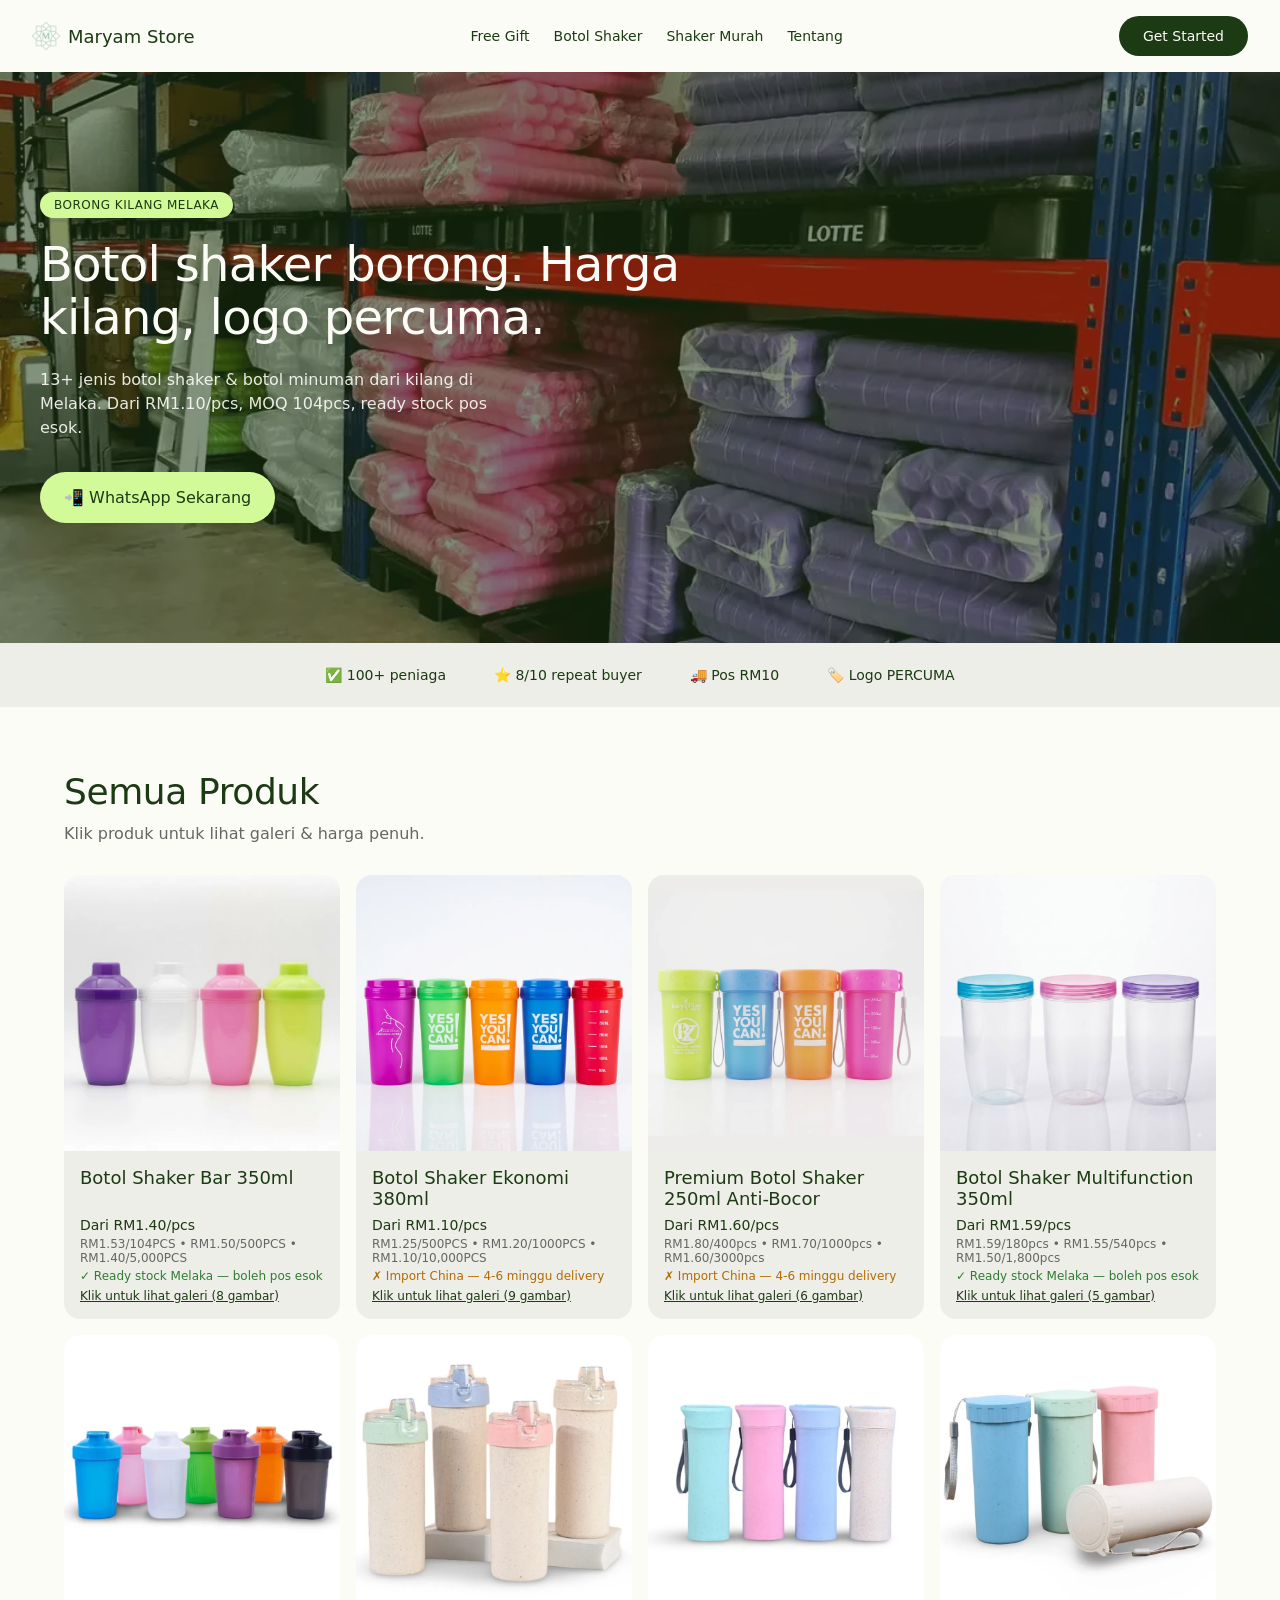
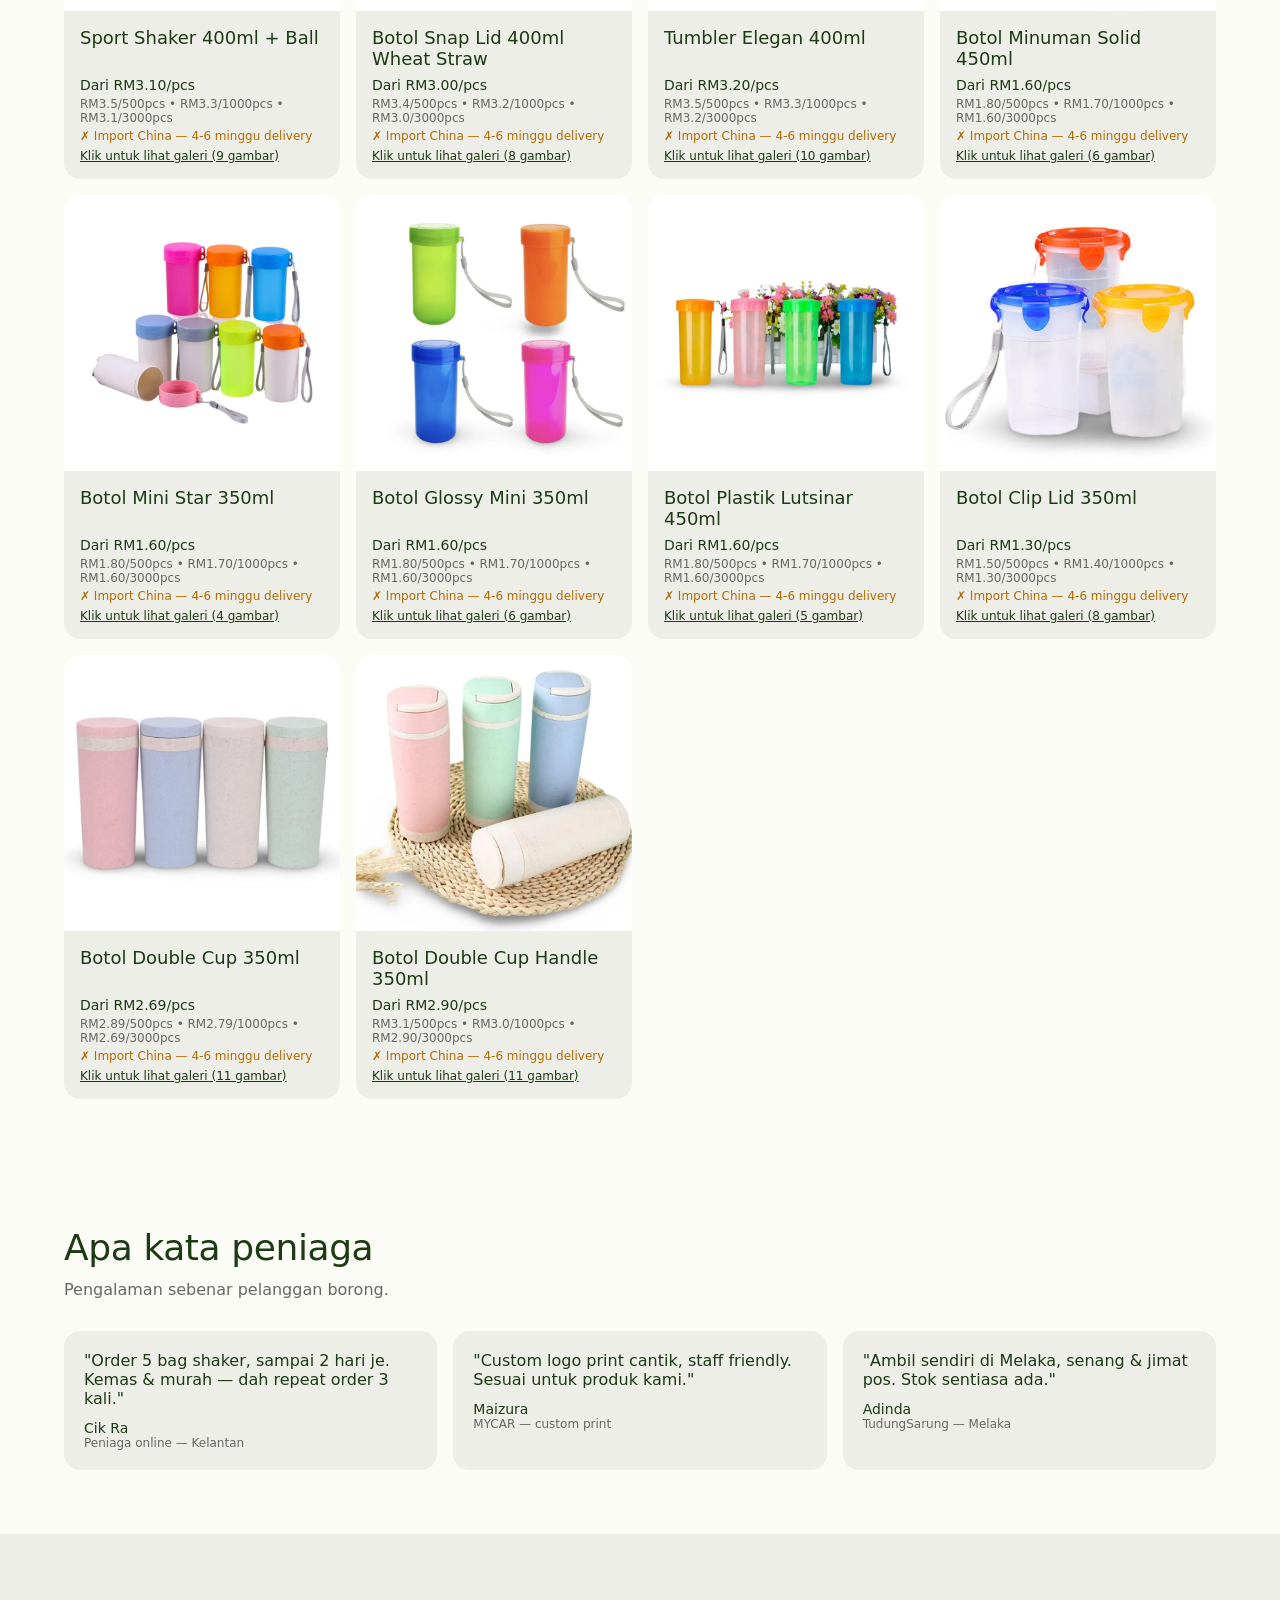
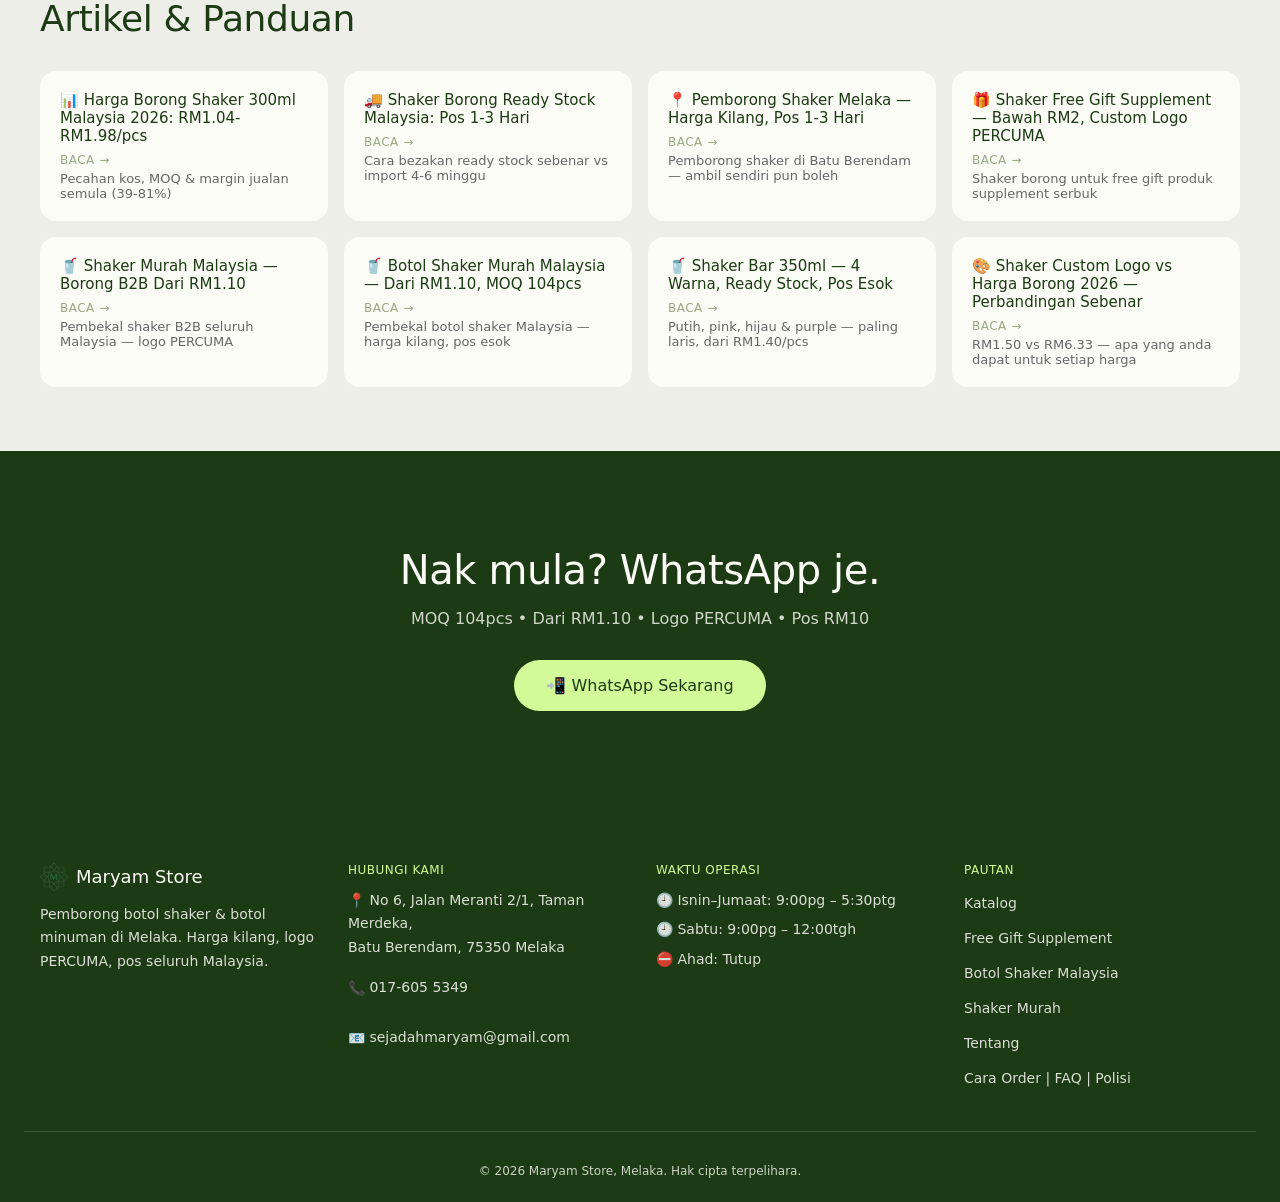
<file: index-klasik.html>
<!DOCTYPE html>
<html lang="ms">
<head>
<meta charset="UTF-8">
<meta name="viewport" content="width=device-width, initial-scale=1">
<title>[Versi lama] Borong Botol Shaker Malaysia — Harga Kilang &amp; Logo PERCUMA</title>
<meta name="description" content="13+ jenis botol shaker &amp; botol minuman borong dari kilang di Melaka. Dari RM1.10/pcs, MOQ 104pcs, logo PERCUMA, pos seluruh Malaysia. WhatsApp 017-6055349.">
<meta property="og:type" content="website">
<meta property="og:title" content="Borong Botol Shaker Malaysia — Harga Kilang &amp; Logo PERCUMA">
<meta property="og:description" content="13+ jenis botol shaker &amp; botol borong dari kilang Melaka. Dari RM1.10/pcs, logo PERCUMA.">
<meta property="og:image" content="https://borongshaker.com/images/hero-gudang-full.webp">
<meta property="og:url" content="https://borongshaker.com/">
<meta property="og:site_name" content="Maryam Store">
<meta name="twitter:card" content="summary_large_image">
<meta name="twitter:title" content="Borong Botol Shaker Malaysia — Harga Kilang &amp; Logo PERCUMA">
<meta name="twitter:image" content="https://borongshaker.com/images/hero-gudang-full.webp">

<meta name="robots" content="noindex, nofollow">
<link rel="canonical" href="https://borongshaker.com/">
<link rel="icon" href="/favicon.ico">
<script>
/* Meta Pixel — ditunda sehingga halaman selesai dicat.
   Menyekat thread utama sebelum cat pertama = LCP/TBT lebih teruk pada telefon.
   PageView tetap dihantar (pada 'load' + idle), jadi penjejakan iklan tidak hilang. */
(function(){
  function loadPixel(){
    if(window.fbq) return;
    !function(f,b,e,v,n,t,s){if(f.fbq)return;n=f.fbq=function(){n.callMethod?
    n.callMethod.apply(n,arguments):n.queue.push(arguments)};if(!f._fbq)f._fbq=n;
    n.push=n;n.loaded=!0;n.version='2.0';n.queue=[];t=b.createElement(e);t.async=!0;
    t.src=v;s=b.getElementsByTagName(e)[0];s.parentNode.insertBefore(t,s)}(window,
    document,'script','https://connect.facebook.net/en_US/fbevents.js');
    fbq('init','3054577544595377'); fbq('track','PageView');
  }
  if(document.readyState==='complete'){ loadPixel(); return; }
  window.addEventListener('load', function(){
    if('requestIdleCallback' in window){ requestIdleCallback(loadPixel,{timeout:2000}); }
    else { setTimeout(loadPixel,1); }
  });
})();
</script>
<noscript><img height="1" width="1" style="display:none"
src="https://www.facebook.com/tr?id=3054577544595377&ev=PageView&noscript=1"/></noscript>
<!-- End Meta Pixel Code -->
<style>

:root {
  --color-forest-depths: #1c3a13;
  --color-lime-pulse: #d3fa99;
  --color-sage-moss: #9aa883;
  --color-snow-white: #fcfcf7;
  --color-warm-stone: #eeeee9;
  --color-pewter: #666666;
  --font-seed: ui-sans-serif, system-ui, -apple-system, "Segoe UI", Roboto, sans-serif;
  --radius-full: 1000px;
  --radius-cards: 16px;
  --page-max: 1200px;
}
* { margin:0; padding:0; box-sizing:border-box; }
body { font-family: var(--font-seed); background: var(--color-snow-white); color: var(--color-forest-depths); -webkit-font-smoothing: antialiased; }

.nav { position: sticky; top:0; background: var(--color-snow-white); padding: 16px 32px; display:flex; align-items:center; justify-content:space-between; z-index:10; }
.nav-links { display:flex; gap:24px; align-items:center; }
.nav-links a { color: var(--color-forest-depths); text-decoration:none; font-size:14px; font-weight:400; }
.nav-brand { font-weight: 500; font-size: 18px; color: var(--color-forest-depths); display:flex; align-items:center; gap:8px; }
.nav-brand img { border-radius: 6px; }
.nav-cta { background: var(--color-forest-depths); color: var(--color-snow-white); border:none; border-radius: var(--radius-full); padding: 12px 24px; font-size: 14px; font-weight: 500; cursor:pointer; text-decoration:none; display:inline-block; }

.hero { position: relative; background: url('images/hero-gudang-full.webp') center/cover no-repeat; padding: 120px 24px; }
.hero::before { content:''; position:absolute; inset:0; background: rgba(28,58,19,0.55); }
.hero-inner { position:relative; z-index:1; max-width: var(--page-max); margin:0 auto; }
.hero h1 { font-size: 48px; font-weight: 350; line-height: 1.1; letter-spacing: -0.72px; margin-bottom: 24px; color: var(--color-snow-white); max-width: 640px; }
.hero p { font-size: 16px; font-weight: 400; line-height: 1.5; color: rgba(252,252,247,0.9); margin-bottom: 32px; max-width: 480px; }
.badge { display:inline-block; background: var(--color-lime-pulse); color: var(--color-forest-depths); border-radius: var(--radius-full); padding: 6px 14px; font-size: 12px; font-weight: 500; text-transform: uppercase; letter-spacing: 0.5px; margin-bottom: 20px; }
.btn-primary { background: var(--color-lime-pulse); color: var(--color-forest-depths); border:none; border-radius: var(--radius-full); padding: 16px 24px; font-size: 16px; font-weight: 500; cursor:pointer; text-decoration:none; display:inline-block; }

.trust { background: var(--color-warm-stone); padding: 24px 32px; display:flex; justify-content:center; gap:48px; flex-wrap:wrap; }
.trust span { font-size: 14px; color: var(--color-forest-depths); font-weight: 400; }

.section { max-width: var(--page-max); margin: 0 auto; padding: 64px 24px; }
.section h2 { font-size: 36px; font-weight: 350; letter-spacing: -0.4px; margin-bottom: 12px; }
.section .sub { color: var(--color-pewter); font-size: 16px; margin-bottom: 32px; }

/* Produk grid (JS render) */
.prod-grid { display:grid; grid-template-columns: repeat(auto-fill, minmax(260px, 1fr)); gap: 16px; }
.prod-card { background: var(--color-warm-stone); border-radius: var(--radius-cards); overflow:hidden; cursor:pointer; transition: transform .15s; display:flex; flex-direction:column; }
.prod-card:hover { transform: translateY(-2px); }
.prod-card img { width:100%; aspect-ratio:1/1; object-fit:contain; display:block; background:var(--color-snow-white); }
.prod-info { padding: 16px; display:flex; flex-direction:column; flex:1; }
.prod-name { font-size: 18px; font-weight: 350; margin-bottom: 6px; color: var(--color-forest-depths); min-height:44px; display:-webkit-box; -webkit-line-clamp:2; -webkit-box-orient:vertical; overflow:hidden; }
.prod-price { font-size: 14px; font-weight: 500; color: var(--color-forest-depths); }
.prod-tier { font-size: 12px; color: var(--color-pewter); margin-top: 4px; }
.prod-status { font-size: 12px; font-weight: 500; margin-top: 4px; }
.prod-status.ok { color: #2e7d32; }
.prod-status.imp { color: #b36b00; }
.prod-gal { font-size: 12px; color: var(--color-forest-depths); text-decoration: underline; cursor: pointer; margin-top: auto; padding-top: 6px; }

/* Testimoni */
.testi-grid { display:grid; grid-template-columns: repeat(3, 1fr); gap: 16px; }
.testi-card { background: var(--color-warm-stone); border-radius: var(--radius-cards); padding: 20px; }
.testi-card .who { font-weight: 500; font-size: 14px; margin-top: 12px; color: var(--color-forest-depths); }
.testi-card .role { font-size: 12px; color: var(--color-pewter); }

/* Artikel */
.artikel-sec { background: var(--color-warm-stone); padding: 64px 24px; }
.artikel-wrap { max-width: var(--page-max); margin: 0 auto; }
.artikel-wrap h2 { font-size: 36px; font-weight: 350; letter-spacing: -0.4px; margin-bottom: 32px; }
.artikel-grid { display:grid; grid-template-columns: repeat(auto-fill, minmax(280px, 1fr)); gap: 16px; }
.artikel-card { background: var(--color-snow-white); border-radius: var(--radius-cards); padding: 20px; text-decoration:none; display:block; color: var(--color-forest-depths); transition: transform .15s; }
.artikel-card:hover { transform: translateY(-2px); }
.artikel-card p { font-size: 15px; font-weight: 500; margin-bottom: 8px; }
.artikel-card .who { font-size: 12px; font-weight: 500; color: var(--color-sage-moss); text-transform: uppercase; letter-spacing: .5px; margin-bottom: 4px; }
.artikel-card .role { font-size: 13px; color: var(--color-pewter); }

.final { background: var(--color-forest-depths); text-align:center; padding: 96px 24px; }
.final h2 { color: var(--color-snow-white); font-size: 40px; font-weight: 350; letter-spacing: -0.4px; margin-bottom: 16px; }
.final p { color: rgba(252,252,247,0.8); font-size: 16px; margin-bottom: 32px; }
.btn-lime { background: var(--color-lime-pulse); color: var(--color-forest-depths); border:none; border-radius: var(--radius-full); padding: 16px 32px; font-size: 16px; font-weight: 500; cursor:pointer; text-decoration:none; display:inline-block; }

.site-foot { background:var(--color-forest-depths); color:rgba(252,252,247,0.85); padding:56px 24px 24px; }
.foot-wrap { max-width:var(--page-max); margin:0 auto; display:grid; grid-template-columns:repeat(auto-fit,minmax(220px,1fr)); gap:32px; }
.foot-brand { font-weight:500; font-size:18px; display:flex; align-items:center; gap:8px; color:var(--color-snow-white); margin-bottom:12px; }
.foot-brand img { border-radius:6px; }
.foot-desc { font-size:14px; line-height:1.5; color:rgba(252,252,247,0.82); }
.foot-h { font-size:12px; font-weight:500; text-transform:uppercase; letter-spacing:.5px; color:var(--color-lime-pulse); margin-bottom:12px; }
.foot-col p { font-size:14px; line-height:1.7; margin-bottom:6px; color:rgba(252,252,247,0.85); }
.foot-col a { color:rgba(252,252,247,0.85); text-decoration:none; }
.foot-col a:hover { color:var(--color-lime-pulse); }
.foot-copy { text-align:center; padding-top:32px; margin-top:32px; border-top:1px solid rgba(252,252,247,0.15); font-size:12px; color:rgba(252,252,247,0.78); }

.modal { display:none; position:fixed; inset:0; background:rgba(28,58,19,0.9); z-index:100; padding:20px; overflow-y:auto; }
.modal.open { display:flex; align-items:center; justify-content:center; }
.modal-box { background:var(--color-snow-white); border-radius:16px; max-width:720px; width:100%; padding:16px; position:relative; }
.modal-x { position:absolute; top:12px; right:12px; background:none; border:none; font-size:20px; cursor:pointer; color:var(--color-forest-depths); z-index:2; }
.modal-img { width:100%; max-height:60vh; object-fit:contain; border-radius:16px; }
.modal-strip { display:flex; gap:8px; overflow-x:auto; padding:12px 0; }
.modal-strip img { width:64px; height:64px; object-fit:cover; border-radius:8px; cursor:pointer; opacity:0.6; }
.modal-strip img.act { opacity:1; border:2px solid var(--color-forest-depths); }
#mName { font-size:20px; font-weight:350; color:var(--color-forest-depths); margin:8px 0 4px; }
.modal-price { font-size:14px; color:var(--color-pewter); margin-bottom:12px; }
.morder { display:inline-block; background:var(--color-forest-depths); color:var(--color-snow-white); border-radius:1000px; padding:12px 24px; text-decoration:none; font-size:14px; }

@media (max-width: 768px) {
  .hero { padding: 80px 20px; }
  .hero h1 { font-size: 32px; }
  .prod-grid { grid-template-columns: 1fr 1fr; }
  .testi-grid { grid-template-columns: 1fr; }
  .trust { gap: 24px; }
  .nav-links { display:none; }
}

/* ═══════════════ AKSESIBILITI (WCAG 2.2 AA) ═══════════════ */
/* Fokus jelas untuk pengguna papan kekunci (WCAG 2.4.7) */
:focus-visible{outline:3px solid #274d0c;outline-offset:3px;border-radius:8px}
a:focus-visible,button:focus-visible,input:focus-visible,select:focus-visible,textarea:focus-visible,.btn:focus-visible,.ncta:focus-visible,.morder:focus-visible,.fab:focus-visible{outline:3px solid #274d0c;outline-offset:3px}
/* Jangan buang outline tanpa pengganti */
*:focus{outline-color:#274d0c}
/* Sasaran sentuh >=44px (WCAG 2.5.8) */
.nlinks a,.btn,.ncta,.morder,.fab,button{min-height:44px;min-width:44px}
.nlinks a{display:inline-flex;align-items:center}
/* Teks pembaca skrin sahaja */
.sr-only{position:absolute;width:1px;height:1px;padding:0;margin:-1px;overflow:hidden;clip:rect(0,0,0,0);white-space:nowrap;border:0}
/* Hormati prefers-reduced-motion (melengkapi yang sedia ada) */
@media (prefers-reduced-motion: reduce){
  *,*::before,*::after{animation-duration:.01ms!important;animation-iteration-count:1!important;transition-duration:.01ms!important;scroll-behavior:auto!important}
}

/* Pautan pengaki: sasaran sentuh cukup besar (WCAG 2.5.8, min 24px) */
footer a,.cred-col a,.cred-links a,.cred-grid a{display:inline-block;min-height:24px;padding:4px 0;line-height:1.5}
/* Pautan hubungi (telefon/e-mel): 44px — pelanggan menelefon dari telefon */
footer a[href^="tel:"],footer a[href^="mailto:"]{display:inline-flex;align-items:center;min-height:44px;padding:6px 0}
</style>
<!-- Cloudflare Web Analytics --><script type='module' src='https://static.cloudflareinsights.com/beacon.min.js' data-cf-beacon='{"token": "6c96262fd3b8443f9a3ef1fd775b9cbe"}'></script><!-- End Cloudflare Web Analytics -->
</head>
<body>

<nav class="nav">
  <div class="nav-brand"><img src="images/logo.png" alt="Maryam Store" width="28" height="28"> Maryam Store</div>
  <div class="nav-links">
    <a href="supplement.html">Free Gift</a>
    <a href="botol-shaker-malaysia.html">Botol Shaker</a>
    <a href="shaker-murah-malaysia.html">Shaker Murah</a>
    <a href="tentang-kami.html">Tentang</a>
  </div>
  <a class="nav-cta" href="https://wa.me/60176055349?text=Assalamualaikum%2C%20saya%20nak%20order%20borong">Get Started</a>
</nav>

<section class="hero">
  <div class="hero-inner">
    <span class="badge">Borong Kilang Melaka</span>
    <h1>Botol shaker borong. Harga kilang, logo percuma.</h1>
    <p>13+ jenis botol shaker &amp; botol minuman dari kilang di Melaka. Dari RM1.10/pcs, MOQ 104pcs, ready stock pos esok.</p>
    <a class="btn-primary" href="https://wa.me/60176055349?text=Assalamualaikum%2C%20saya%20nak%20order%20borong">📲 WhatsApp Sekarang</a>
  </div>
</section>

<div class="trust">
  <span>✅ 100+ peniaga</span>
  <span>⭐ 8/10 repeat buyer</span>
  <span>🚚 Pos RM10</span>
  <span>🏷️ Logo PERCUMA</span>
</div>

<section class="section" id="produk">
  <h2>Semua Produk</h2>
  <p class="sub">Klik produk untuk lihat galeri &amp; harga penuh.</p>
  <div class="prod-grid" id="prodGrid"></div>
</section>

<section class="section">
  <h2>Apa kata peniaga</h2>
  <p class="sub">Pengalaman sebenar pelanggan borong.</p>
  <div class="testi-grid">
<div class="testi-card">
      <p>"Order 5 bag shaker, sampai 2 hari je. Kemas & murah — dah repeat order 3 kali."</p>
      <div class="who">Cik Ra</div>
      <div class="role">Peniaga online — Kelantan</div>
    </div>
<div class="testi-card">
      <p>"Custom logo print cantik, staff friendly. Sesuai untuk produk kami."</p>
      <div class="who">Maizura</div>
      <div class="role">MYCAR — custom print</div>
    </div>
<div class="testi-card">
      <p>"Ambil sendiri di Melaka, senang & jimat pos. Stok sentiasa ada."</p>
      <div class="who">Adinda</div>
      <div class="role">TudungSarung — Melaka</div>
    </div></div>

  </div>
</section>

<section class="artikel-sec">
  <div class="artikel-wrap">
    <h2>Artikel &amp; Panduan</h2>
    <div class="artikel-grid">
<a class="artikel-card" href="harga-borong-shaker-2026.html">
      <p>📊 Harga Borong Shaker 300ml Malaysia 2026: RM1.04-RM1.98/pcs</p>
      <div class="who">Baca →</div>
      <div class="role">Pecahan kos, MOQ &amp; margin jualan semula (39-81%)</div>
    </a>
<a class="artikel-card" href="shaker-borong-ready-stock-malaysia.html">
      <p>🚚 Shaker Borong Ready Stock Malaysia: Pos 1-3 Hari</p>
      <div class="who">Baca →</div>
      <div class="role">Cara bezakan ready stock sebenar vs import 4-6 minggu</div>
    </a>
<a class="artikel-card" href="shaker-murah-melaka.html">
      <p>📍 Pemborong Shaker Melaka — Harga Kilang, Pos 1-3 Hari</p>
      <div class="who">Baca →</div>
      <div class="role">Pemborong shaker di Batu Berendam — ambil sendiri pun boleh</div>
    </a>
<a class="artikel-card" href="supplement.html">
      <p>🎁 Shaker Free Gift Supplement — Bawah RM2, Custom Logo PERCUMA</p>
      <div class="who">Baca →</div>
      <div class="role">Shaker borong untuk free gift produk supplement serbuk</div>
    </a>
<a class="artikel-card" href="shaker-murah-malaysia.html">
      <p>🥤 Shaker Murah Malaysia — Borong B2B Dari RM1.10</p>
      <div class="who">Baca →</div>
      <div class="role">Pembekal shaker B2B seluruh Malaysia — logo PERCUMA</div>
    </a>
<a class="artikel-card" href="botol-shaker-malaysia.html">
      <p>🥤 Botol Shaker Murah Malaysia — Dari RM1.10, MOQ 104pcs</p>
      <div class="who">Baca →</div>
      <div class="role">Pembekal botol shaker Malaysia — harga kilang, pos esok</div>
    </a>
<a class="artikel-card" href="shaker-bar-350ml.html">
      <p>🥤 Shaker Bar 350ml — 4 Warna, Ready Stock, Pos Esok</p>
      <div class="who">Baca →</div>
      <div class="role">Putih, pink, hijau &amp; purple — paling laris, dari RM1.40/pcs</div>
    </a>
<a class="artikel-card" href="shaker-custom-logo-harga-2026.html">
      <p>🎨 Shaker Custom Logo vs Harga Borong 2026 — Perbandingan Sebenar</p>
      <div class="who">Baca →</div>
      <div class="role">RM1.50 vs RM6.33 — apa yang anda dapat untuk setiap harga</div>
    </a>
    </div>
  </div>
</section>

<section class="final">
  <h2>Nak mula? WhatsApp je.</h2>
  <p>MOQ 104pcs • Dari RM1.10 • Logo PERCUMA • Pos RM10</p>
  <a class="btn-lime" href="https://wa.me/60176055349?text=Assalamualaikum%2C%20saya%20nak%20order%20borong">📲 WhatsApp Sekarang</a>
</section>

<!-- MODAL GALERI -->
<div class="modal" id="modal" onclick="if(event.target===this)closeGal()">
  <div class="modal-box">
    <button class="modal-x" onclick="closeGal()">✕</button>
    <img class="modal-img" id="mImg" alt="Produk">
    <div class="modal-strip" id="mStrip"></div>
    <h3 id="mName"></h3>
    <p class="modal-price" id="mPrice"></p>
    <a class="morder" id="mOrder" target="_blank" rel="noopener">💬 Order WhatsApp</a>
  </div>
</div>

<script src="products.js"></script>
<script>
const grid = document.getElementById('prodGrid');
grid.innerHTML = produk.map((p, i) => `
  <div class="prod-card" onclick="openGal(${i})">
    <img src="${p.cover}" alt="${p.nama}" loading="lazy">
    <div class="prod-info">
      <div class="prod-name">${p.nama.split(' – ')[0]}</div>
      <div class="prod-price">Dari RM${p.harga.toFixed(2)}/pcs</div>
      <div class="prod-tier">${p.tier}</div>
      <div class="prod-status ${/ready/i.test(p.nama) ? 'ok' : 'imp'}">${/ready/i.test(p.nama) ? '✓ Ready stock Melaka — boleh pos esok' : '✗ Import China — 4-6 minggu delivery'}</div>
      <div class="prod-gal">Klik untuk lihat galeri (${(p.galeri||[]).length} gambar)</div>
    </div>
  </div>`).join('');

let cur = 0, gi = 0;
function openGal(i){
  cur = i; gi = 0;
  renderModal();
  document.getElementById("modal").classList.add("open");
  document.body.style.overflow = "hidden";
}
function closeGal(){
  document.getElementById("modal").classList.remove("open");
  document.body.style.overflow = "";
}
function renderModal(){
  const p = produk[cur];
  const g = p.galeri || [p.cover];
  document.getElementById("mImg").src = g[gi];
  document.getElementById("mName").textContent = p.nama + " — Dari RM" + p.harga.toFixed(2) + "/pcs";
  document.getElementById("mOrder").href = "https://wa.me/60176055349?text=" + encodeURIComponent("Assalamualaikum, saya nak order - " + p.nama + " - berapa harga borong?");
  document.getElementById("mStrip").innerHTML = g.map((s, i) =>
    `<img src="${s}" class="${i===gi?'act':''}" onclick="event.stopPropagation();gi=${i};renderModal()" alt="gambar ${i+1}">`).join("");
}
</script>

<script type="application/ld+json">
{
  "@context": "https://schema.org",
  "@graph": [
    {
      "@type": "Organization",
      "name": "Maryam Store",
      "url": "https://borongshaker.com",
      "logo": "https://borongshaker.com/images/logo.png"
    },
    {
      "@type": "WebSite",
      "name": "Maryam Store",
      "url": "https://borongshaker.com"
    },
    {
      "@type": "LocalBusiness",
      "name": "Maryam Store",
      "url": "https://borongshaker.com",
      "telephone": "+60-17-605-5349",
      "address": {
        "@type": "PostalAddress",
        "streetAddress": "No 6, Jalan Meranti 2/1, Taman Merdeka",
        "addressLocality": "Batu Berendam",
        "addressRegion": "Melaka",
        "postalCode": "75350",
        "addressCountry": "MY"
      },
      "openingHoursSpecification": [
        {
          "@type": "OpeningHoursSpecification",
          "dayOfWeek": [
            "Monday",
            "Tuesday",
            "Wednesday",
            "Thursday",
            "Friday"
          ],
          "opens": "09:00",
          "closes": "17:30"
        },
        {
          "@type": "OpeningHoursSpecification",
          "dayOfWeek": "Saturday",
          "opens": "09:00",
          "closes": "12:00"
        }
      ]
    },
    {
      "@type": "FAQPage",
      "mainEntity": [
        {
          "@type": "Question",
          "name": "Berapa harga borong shaker?",
          "acceptedAnswer": {
            "@type": "Answer",
            "text": "Dari RM1.10/pcs bergantung kuantiti (104-10,000 pcs)."
          }
        },
        {
          "@type": "Question",
          "name": "Boleh pos seluruh Malaysia?",
          "acceptedAnswer": {
            "@type": "Answer",
            "text": "Ya, Citylink RM10 Semenanjung. Ready stock Melaka pos esok."
          }
        },
        {
          "@type": "Question",
          "name": "Berapa MOQ minimum?",
          "acceptedAnswer": {
            "@type": "Answer",
            "text": "MOQ 104 pcs (1 bag)."
          }
        },
        {
          "@type": "Question",
          "name": "Boleh cetak logo?",
          "acceptedAnswer": {
            "@type": "Answer",
            "text": "Ya, logo PERCUMA untuk MOQ 400-500 pcs."
          }
        }
      ]
    }
  ]
}
</script>

<script>
document.addEventListener('click', function(e) {
  var el = e.target.closest ? e.target.closest('a') : null;
  if (!el) return;
  var href = el.getAttribute('href') || '';
  if (href.indexOf('wa.me') !== -1) {
    if (typeof fbq === 'function') {
      fbq('track', 'Lead', {content_name: 'WhatsApp Click'});
    }
  }
});
</script>

<footer class="site-foot">
  <div class="foot-wrap">
    <div class="foot-col">
      <div class="foot-brand"><img src="images/logo.png" alt="Maryam Store" width="28" height="28"> Maryam Store</div>
      <p class="foot-desc">Pemborong botol shaker &amp; botol minuman di Melaka. Harga kilang, logo PERCUMA, pos seluruh Malaysia.</p>
    </div>
    <div class="foot-col">
      <div class="foot-h">Hubungi Kami</div>
      <p>📍 No 6, Jalan Meranti 2/1, Taman Merdeka,<br>Batu Berendam, 75350 Melaka</p>
      <p>📞 <a href="tel:+60176055349">017-605 5349</a></p>
      <p>📧 <a href="mailto:sejadahmaryam@gmail.com">sejadahmaryam@gmail.com</a></p>
    </div>
    <div class="foot-col">
      <div class="foot-h">Waktu Operasi</div>
      <p>🕘 Isnin–Jumaat: 9:00pg – 5:30ptg</p>
      <p>🕘 Sabtu: 9:00pg – 12:00tgh</p>
      <p>⛔ Ahad: Tutup</p>
    </div>
    <div class="foot-col">
      <div class="foot-h">Pautan</div>
      <p><a href="/">Katalog</a></p>
      <p><a href="supplement.html">Free Gift Supplement</a></p>
      <p><a href="botol-shaker-malaysia.html">Botol Shaker Malaysia</a></p>
      <p><a href="shaker-murah-malaysia.html">Shaker Murah</a></p>
      <p><a href="tentang-kami.html">Tentang</a></p>
      <p><a href="cara-order.html">Cara Order</a> | <a href="faq.html">FAQ</a> | <a href="polisi-pulangan.html">Polisi</a></p>
    </div>
  </div>
  <p class="foot-copy">© 2026 Maryam Store, Melaka. Hak cipta terpelihara.</p>
</footer>
</body>
</html>
</file>
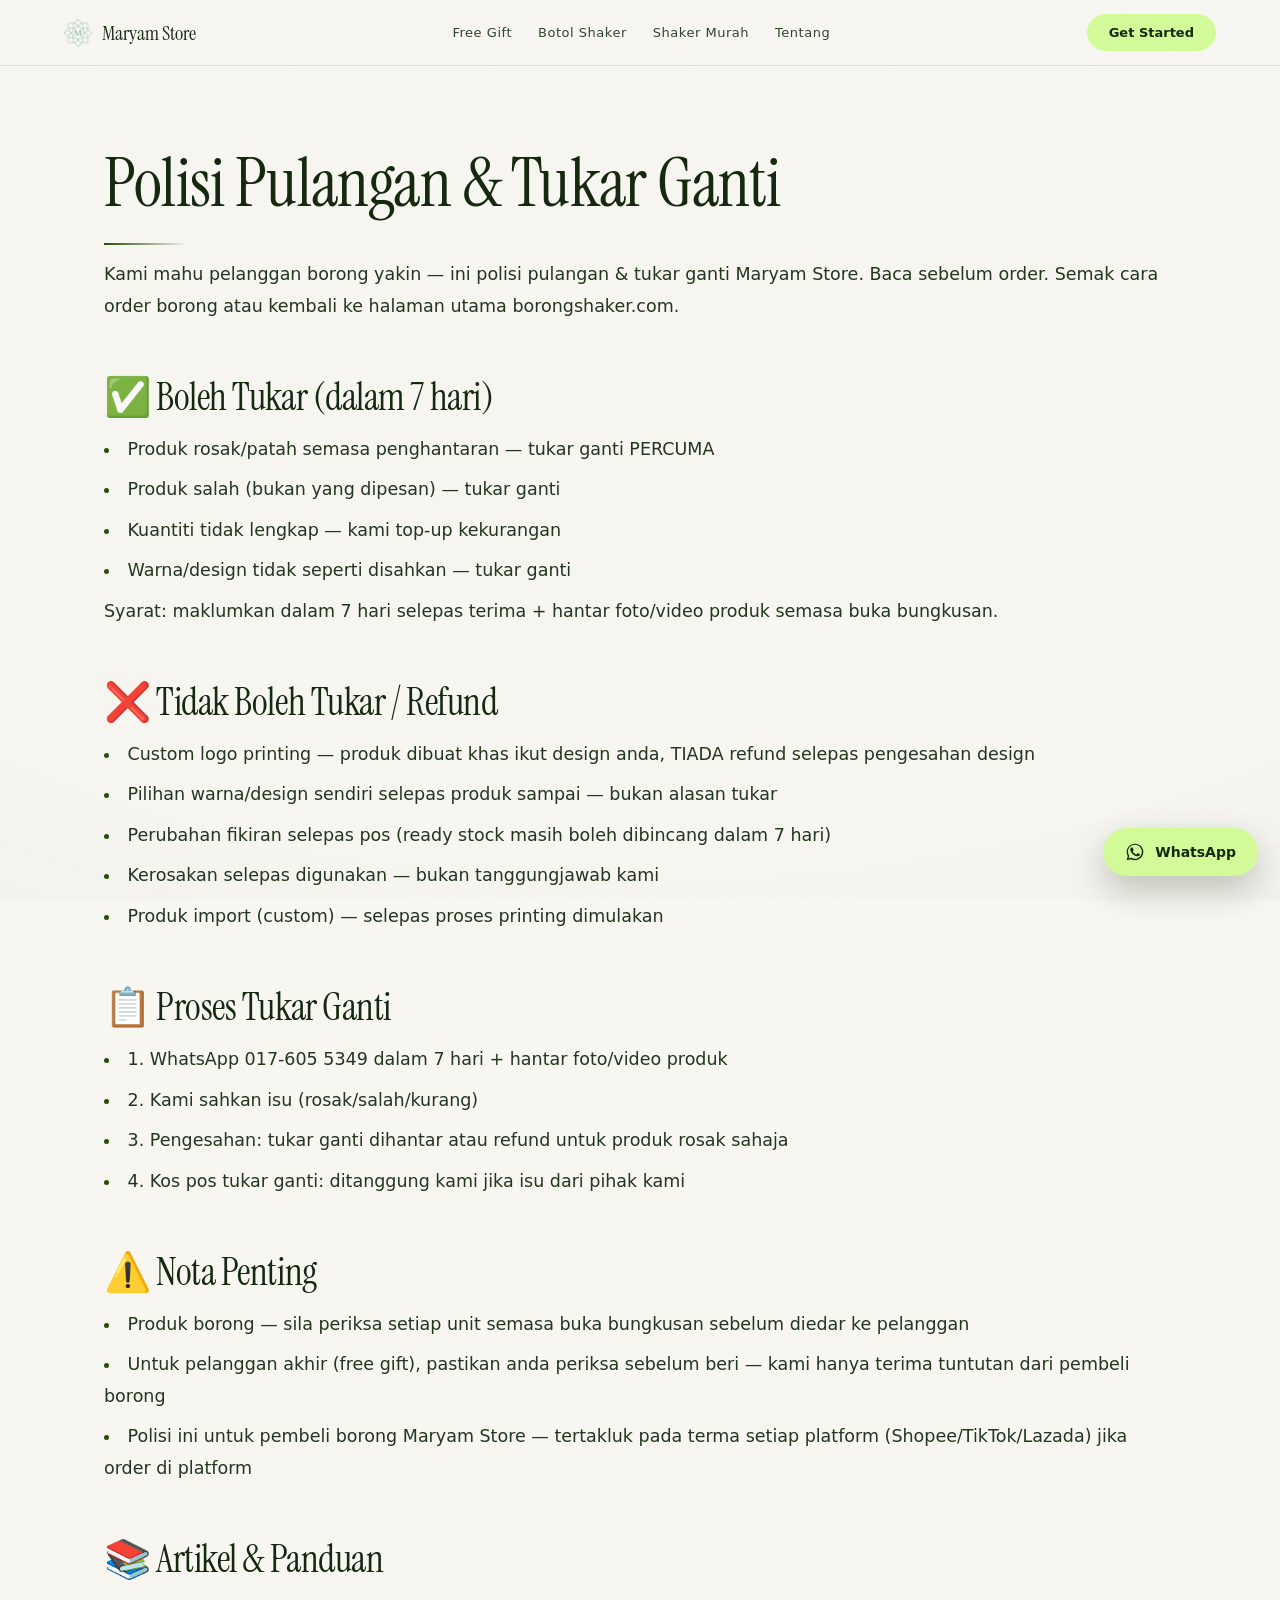
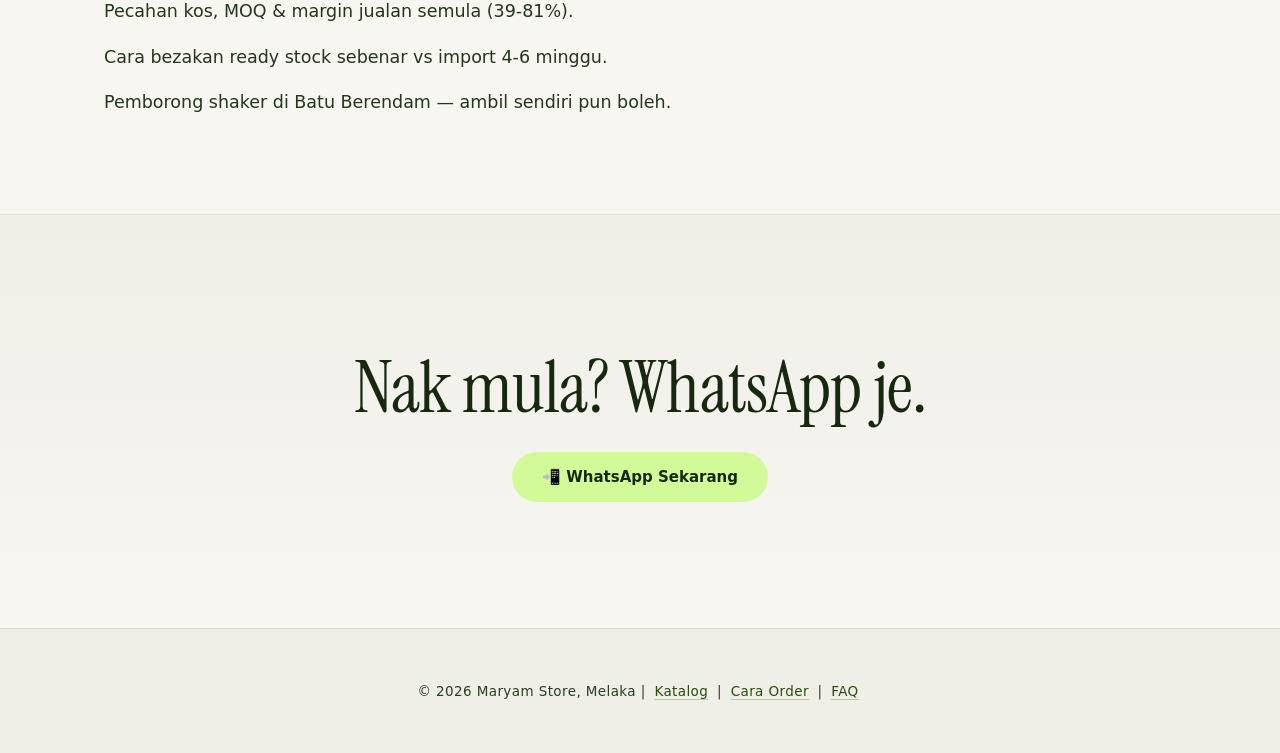
<file: polisi-pulangan.html>
<!DOCTYPE html>
<html lang="ms">
<head>
<meta charset="UTF-8">
<meta name="viewport" content="width=device-width, initial-scale=1">
<title>Polisi Pulangan & Tukar Ganti — Maryam Store</title>
<meta name="description" content="Polisi pulangan & tukar ganti Maryam Store untuk pelanggan borong botol shaker. Baca sebelum order.">
<link rel="canonical" href="https://borongshaker.com/polisi-pulangan.html">
<link rel="icon" href="/favicon.ico">
<script>
/* Meta Pixel — ditunda sehingga halaman selesai dicat.
   Menyekat thread utama sebelum cat pertama = LCP/TBT lebih teruk pada telefon.
   PageView tetap dihantar (pada 'load' + idle), jadi penjejakan iklan tidak hilang. */
(function(){
  function loadPixel(){
    if(window.fbq) return;
    !function(f,b,e,v,n,t,s){if(f.fbq)return;n=f.fbq=function(){n.callMethod?
    n.callMethod.apply(n,arguments):n.queue.push(arguments)};if(!f._fbq)f._fbq=n;
    n.push=n;n.loaded=!0;n.version='2.0';n.queue=[];t=b.createElement(e);t.async=!0;
    t.src=v;s=b.getElementsByTagName(e)[0];s.parentNode.insertBefore(t,s)}(window,
    document,'script','https://connect.facebook.net/en_US/fbevents.js');
    fbq('init','3054577544595377'); fbq('track','PageView');
  }
  if(document.readyState==='complete'){ loadPixel(); return; }
  window.addEventListener('load', function(){
    if('requestIdleCallback' in window){ requestIdleCallback(loadPixel,{timeout:2000}); }
    else { setTimeout(loadPixel,1); }
  });
})();
</script>
<noscript><img height="1" width="1" style="display:none"
src="https://www.facebook.com/tr?id=3054577544595377&ev=PageView&noscript=1"/></noscript>
<style>

:root { --color-forest-depths:#1c3a13; --color-lime-pulse:#d3fa99; --color-sage-moss:#9aa883; --color-snow-white:#fcfcf7; --color-warm-stone:#eeeee9; --color-pewter:#666666; --font-seed:ui-sans-serif,system-ui,-apple-system,"Segoe UI",Roboto,sans-serif; --radius-full:1000px; --radius-cards:16px; --page-max:1200px; }
* { margin:0; padding:0; box-sizing:border-box; }
body { font-family:var(--font-seed); background:var(--color-snow-white); color:var(--color-forest-depths); -webkit-font-smoothing:antialiased; }
.nav { position:sticky; top:0; background:var(--color-snow-white); padding:16px 32px; display:flex; align-items:center; justify-content:space-between; z-index:10; }
.nav-links { display:flex; gap:24px; align-items:center; }
.nav-links a { color:var(--color-forest-depths); text-decoration:none; font-size:14px; }
.nav-brand { font-weight:500; font-size:18px; display:flex; align-items:center; gap:8px; }
.nav-brand img { border-radius:6px; }
.nav-cta { background:var(--color-forest-depths); color:var(--color-snow-white); border:none; border-radius:var(--radius-full); padding:12px 24px; font-size:14px; font-weight:500; cursor:pointer; text-decoration:none; display:inline-block; }
.wrap { max-width:var(--page-max); margin:0 auto; padding:64px 24px; }
.wrap h1 { font-size:40px; font-weight:350; letter-spacing:-0.4px; margin-bottom:24px; }
.wrap h2 { font-size:24px; font-weight:350; margin:32px 0 12px; color:var(--color-forest-depths); }
.wrap p { font-size:16px; line-height:1.6; color:rgba(22,41,15,.97); margin-bottom:14px; }
.wrap ul { padding-left:20px; margin-bottom:16px; }
.wrap li { font-size:16px; line-height:1.6; color:rgba(22,41,15,.97); margin-bottom:8px; }
.card { background:var(--color-warm-stone); border-radius:var(--radius-cards); padding:20px; margin-bottom:16px; }
.card p { margin-bottom:6px; }
.badge { display:inline-block; background:var(--color-lime-pulse); color:var(--color-forest-depths); border-radius:var(--radius-full); padding:6px 14px; font-size:12px; font-weight:500; text-transform:uppercase; letter-spacing:.5px; margin-bottom:16px; }
.final { background:var(--color-forest-depths); text-align:center; padding:80px 24px; }
.final h2 { color:var(--color-snow-white); font-size:36px; font-weight:350; margin-bottom:16px; }
.btn-lime { background:var(--color-lime-pulse); color:var(--color-forest-depths); border:none; border-radius:var(--radius-full); padding:16px 32px; font-size:16px; font-weight:500; cursor:pointer; text-decoration:none; display:inline-block; }
.foot { text-align:center; padding:32px; font-size:12px; color:var(--color-pewter); background:var(--color-snow-white); }
.foot a { color:var(--cine-accent); }
@media (max-width:768px) { .nav-links { display:none; } .wrap { padding:40px 20px; } }

/* ═══════════════ AKSESIBILITI (WCAG 2.2 AA) ═══════════════ */
/* Fokus jelas untuk pengguna papan kekunci (WCAG 2.4.7) */
:focus-visible{outline:3px solid #274d0c;outline-offset:3px;border-radius:8px}
a:focus-visible,button:focus-visible,input:focus-visible,select:focus-visible,textarea:focus-visible,.btn:focus-visible,.ncta:focus-visible,.morder:focus-visible,.fab:focus-visible{outline:3px solid #274d0c;outline-offset:3px}
/* Jangan buang outline tanpa pengganti */
*:focus{outline-color:#274d0c}
/* Sasaran sentuh >=44px (WCAG 2.5.8) */
.nlinks a,.btn,.ncta,.morder,.fab,button{min-height:44px;min-width:44px}
.nlinks a{display:inline-flex;align-items:center}
/* Teks pembaca skrin sahaja */
.sr-only{position:absolute;width:1px;height:1px;padding:0;margin:-1px;overflow:hidden;clip:rect(0,0,0,0);white-space:nowrap;border:0}
/* Hormati prefers-reduced-motion (melengkapi yang sedia ada) */
@media (prefers-reduced-motion: reduce){
  *,*::before,*::after{animation-duration:.01ms!important;animation-iteration-count:1!important;transition-duration:.01ms!important;scroll-behavior:auto!important}
}

/* Pautan pengaki: sasaran sentuh cukup besar (WCAG 2.5.8, min 24px) */
footer a,.cred-col a,.cred-links a,.cred-grid a{display:inline-block;min-height:24px;padding:4px 0;line-height:1.5}
/* Pautan hubungi (telefon/e-mel): 44px — pelanggan menelefon dari telefon */
footer a[href^="tel:"],footer a[href^="mailto:"]{display:inline-flex;align-items:center;min-height:44px;padding:6px 0}
</style>
<!-- Cloudflare Web Analytics --><script type='module' src='https://static.cloudflareinsights.com/beacon.min.js' data-cf-beacon='{"token": "6c96262fd3b8443f9a3ef1fd775b9cbe"}'></script><!-- End Cloudflare Web Analytics -->
<link rel="preconnect" href="https://fonts.googleapis.com">
<link rel="preconnect" href="https://fonts.gstatic.com" crossorigin>
<link href="https://fonts.googleapis.com/css2?family=Instrument+Serif:ital@0;1&display=swap" rel="stylesheet">
<link rel="stylesheet" href="/sinematik.css">
<script src="/sinematik.js" defer></script>
</head>
<body>
<nav class="nav">
  <div class="nav-brand"><img src="images/logo.png" alt="Maryam Store" width="28" height="28"> Maryam Store</div>
  <div class="nav-links">
    <a href="supplement.html">Free Gift</a>
    <a href="botol-shaker-malaysia.html">Botol Shaker</a>
    <a href="shaker-murah-malaysia.html">Shaker Murah</a>
    <a href="tentang-kami.html">Tentang</a>
  </div>
  <a class="nav-cta" href="https://wa.me/60176055349?text=Assalamualaikum%2C%20saya%20nak%20order%20borong">Get Started</a>
</nav>
<div class="wrap">
<h1>Polisi Pulangan & Tukar Ganti</h1>
<p>Kami mahu pelanggan borong yakin — ini polisi pulangan &amp; tukar ganti Maryam Store. Baca sebelum order. Semak cara order borong atau kembali ke halaman utama borongshaker.com.</p>
<h2>✅ Boleh Tukar (dalam 7 hari)</h2>
<li>Produk rosak/patah semasa penghantaran — tukar ganti PERCUMA</li>
<li>Produk salah (bukan yang dipesan) — tukar ganti</li>
<li>Kuantiti tidak lengkap — kami top-up kekurangan</li>
<li>Warna/design tidak seperti disahkan — tukar ganti</li>
<p>Syarat: maklumkan dalam 7 hari selepas terima + hantar foto/video produk semasa buka bungkusan.</p>
<h2>❌ Tidak Boleh Tukar / Refund</h2>
<li>Custom logo printing — produk dibuat khas ikut design anda, TIADA refund selepas pengesahan design</li>
<li>Pilihan warna/design sendiri selepas produk sampai — bukan alasan tukar</li>
<li>Perubahan fikiran selepas pos (ready stock masih boleh dibincang dalam 7 hari)</li>
<li>Kerosakan selepas digunakan — bukan tanggungjawab kami</li>
<li>Produk import (custom) — selepas proses printing dimulakan</li>
<h2>📋 Proses Tukar Ganti</h2>
<li>1. WhatsApp 017-605 5349 dalam 7 hari + hantar foto/video produk</li>
<li>2. Kami sahkan isu (rosak/salah/kurang)</li>
<li>3. Pengesahan: tukar ganti dihantar atau refund untuk produk rosak sahaja</li>
<li>4. Kos pos tukar ganti: ditanggung kami jika isu dari pihak kami</li>
<h2>⚠️ Nota Penting</h2>
<li>Produk borong — sila periksa setiap unit semasa buka bungkusan sebelum diedar ke pelanggan</li>
<li>Untuk pelanggan akhir (free gift), pastikan anda periksa sebelum beri — kami hanya terima tuntutan dari pembeli borong</li>
<li>Polisi ini untuk pembeli borong Maryam Store — tertakluk pada terma setiap platform (Shopee/TikTok/Lazada) jika order di platform</li>
<h2>📚 Artikel &amp; Panduan</h2>
<p>Pecahan kos, MOQ &amp; margin jualan semula (39-81%).</p>
<p>Cara bezakan ready stock sebenar vs import 4-6 minggu.</p>
<p>Pemborong shaker di Batu Berendam — ambil sendiri pun boleh.</p>
</div>
<script type="application/ld+json">
{"@context": "https://schema.org", "@type": "LocalBusiness", "name": "Maryam Store", "url": "https://borongshaker.com", "telephone": "+60-17-605-5349", "address": {"@type": "PostalAddress", "streetAddress": "No 6, Jalan Meranti 2/1, Taman Merdeka", "addressLocality": "Batu Berendam", "addressRegion": "Melaka", "postalCode": "75350", "addressCountry": "MY"}, "openingHoursSpecification": [{"@type": "OpeningHoursSpecification", "dayOfWeek": ["Monday", "Tuesday", "Wednesday", "Thursday", "Friday"], "opens": "09:00", "closes": "17:30"}, {"@type": "OpeningHoursSpecification", "dayOfWeek": "Saturday", "opens": "09:00", "closes": "12:00"}]}
</script>
<section class="final">
  <h2>Nak mula? WhatsApp je.</h2>
  <a class="btn-lime" href="https://wa.me/60176055349?text=Assalamualaikum%2C%20saya%20nak%20order%20borong">📲 WhatsApp Sekarang</a>
</section>
<script>
document.addEventListener('click', function(e) {
  var el = e.target.closest ? e.target.closest('a') : null;
  if (!el) return;
  var href = el.getAttribute('href') || '';
  if (href.indexOf('wa.me') !== -1) {
    if (typeof fbq === 'function') {
      fbq('track', 'Lead', {content_name: 'WhatsApp Click'});
    }
  }
});
</script>
<p class="foot">© 2026 Maryam Store, Melaka | <a href="/">Katalog</a> | <a href="cara-order.html">Cara Order</a> | <a href="faq.html">FAQ</a></p>
</body>
</html>
</file>
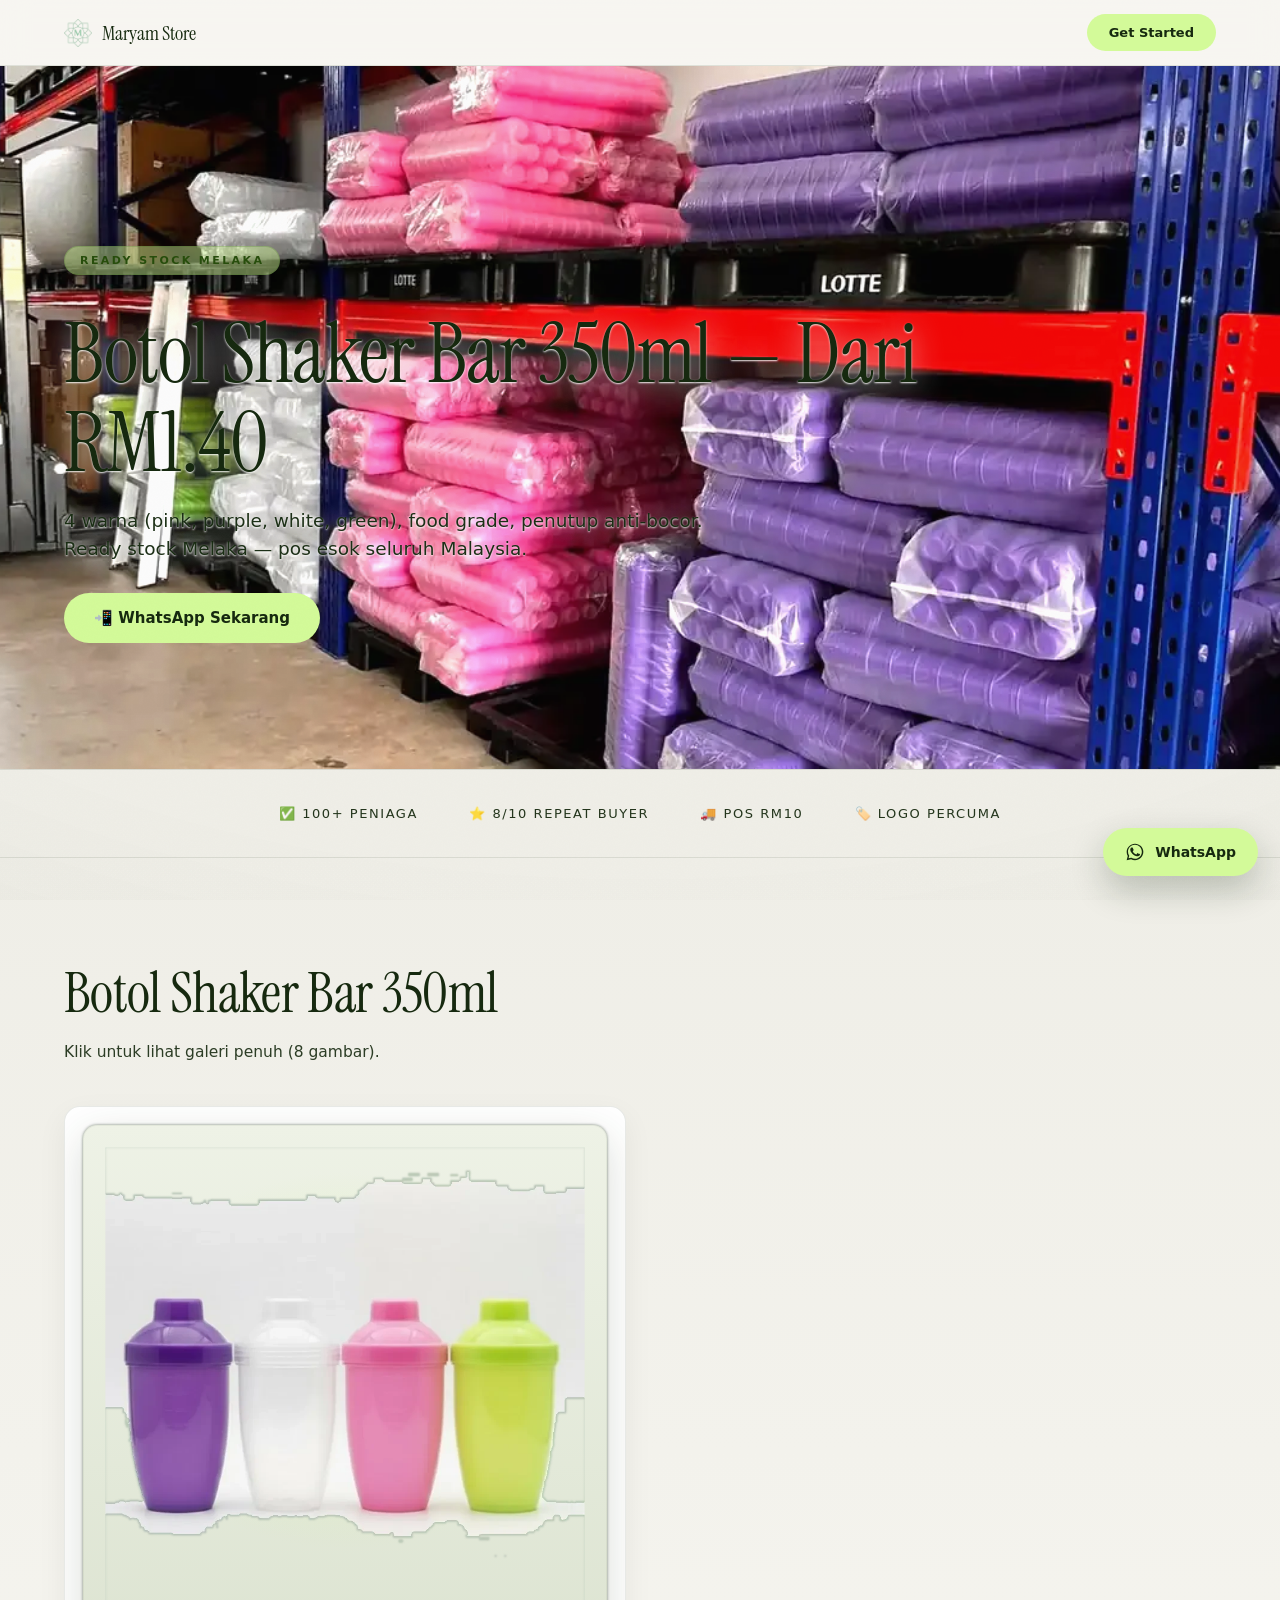
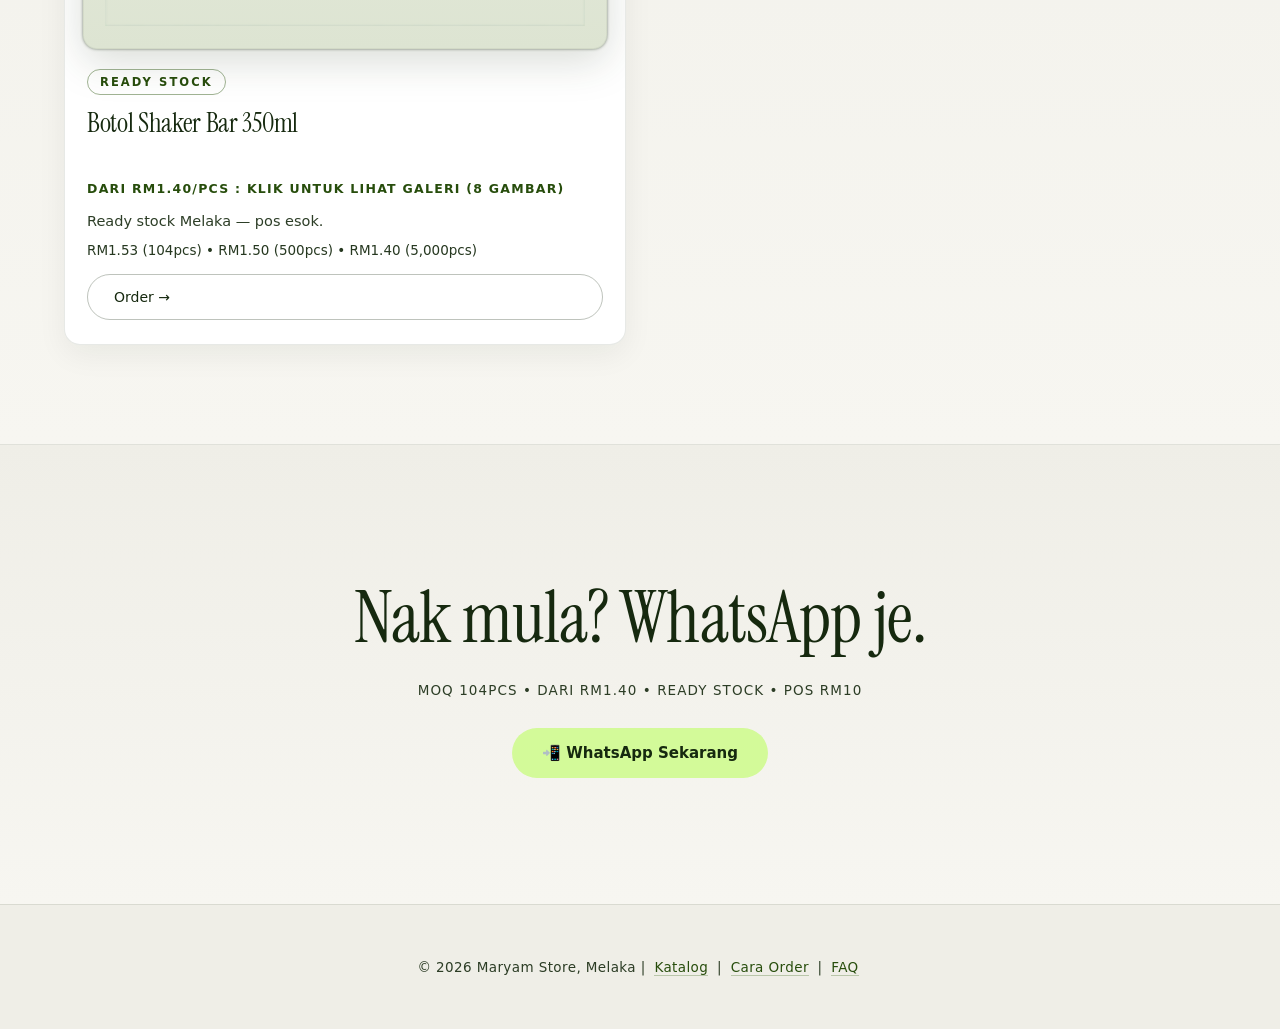
<file: shaker-bar-350ml.html>
<!DOCTYPE html>
<html lang="ms">
<head>
<meta charset="UTF-8">
<meta name="viewport" content="width=device-width, initial-scale=1">
<title>Botol Shaker Bar 350ml Borong — 4 Warna, Ready Stock Melaka</title>
<meta name="description" content="Botol Shaker Bar 350ml borong ready stock Melaka — dari RM1.40/pcs, 4 warna, food grade, pos esok. MOQ 104pcs. WhatsApp 017-6055349.">
<meta property="og:type" content="website">
<meta property="og:title" content="Botol Shaker Bar 350ml Borong — Ready Stock Melaka">
<meta property="og:description" content="Botol Shaker Bar 350ml dari RM1.40/pcs. 4 warna, ready stock, pos esok.">
<meta property="og:image" content="https://borongshaker.com/images/hero-gudang-full.webp">
<meta property="og:url" content="https://borongshaker.com/shaker-bar-350ml.html">
<meta property="og:site_name" content="Maryam Store">
<meta name="twitter:card" content="summary_large_image">
<link rel="canonical" href="https://borongshaker.com/shaker-bar-350ml.html">
<link rel="icon" href="/favicon.ico">
<script>
/* Meta Pixel — ditunda sehingga halaman selesai dicat.
   Menyekat thread utama sebelum cat pertama = LCP/TBT lebih teruk pada telefon.
   PageView tetap dihantar (pada 'load' + idle), jadi penjejakan iklan tidak hilang. */
(function(){
  function loadPixel(){
    if(window.fbq) return;
    !function(f,b,e,v,n,t,s){if(f.fbq)return;n=f.fbq=function(){n.callMethod?
    n.callMethod.apply(n,arguments):n.queue.push(arguments)};if(!f._fbq)f._fbq=n;
    n.push=n;n.loaded=!0;n.version='2.0';n.queue=[];t=b.createElement(e);t.async=!0;
    t.src=v;s=b.getElementsByTagName(e)[0];s.parentNode.insertBefore(t,s)}(window,
    document,'script','https://connect.facebook.net/en_US/fbevents.js');
    fbq('init','3054577544595377'); fbq('track','PageView');
  }
  if(document.readyState==='complete'){ loadPixel(); return; }
  window.addEventListener('load', function(){
    if('requestIdleCallback' in window){ requestIdleCallback(loadPixel,{timeout:2000}); }
    else { setTimeout(loadPixel,1); }
  });
})();
</script>
<noscript><img height="1" width="1" style="display:none"
src="https://www.facebook.com/tr?id=3054577544595377&ev=PageView&noscript=1"/></noscript>

<style>
:root { --color-forest-depths:#1c3a13; --color-lime-pulse:#d3fa99; --color-sage-moss:#9aa883; --color-snow-white:#fcfcf7; --color-warm-stone:#eeeee9; --color-pewter:#666666; --font-seed:ui-sans-serif,system-ui,-apple-system,"Segoe UI",Roboto,sans-serif; --radius-full:1000px; --radius-cards:16px; --page-max:1200px; }
* { margin:0; padding:0; box-sizing:border-box; }
body { font-family:var(--font-seed); background:var(--color-snow-white); color:var(--color-forest-depths); -webkit-font-smoothing:antialiased; }
.nav { position:sticky; top:0; background:var(--color-snow-white); padding:16px 32px; display:flex; align-items:center; justify-content:space-between; z-index:10; }
.nav-brand { font-weight:500; font-size:18px; display:flex; align-items:center; gap:8px; }
.nav-brand img { border-radius:6px; }
.nav-cta { background:var(--color-forest-depths); color:var(--color-snow-white); border:none; border-radius:var(--radius-full); padding:12px 24px; font-size:14px; font-weight:500; cursor:pointer; text-decoration:none; display:inline-block; }
.hero { position:relative; background:url('images/hero-gudang-full.webp') center/cover no-repeat; padding:120px 24px; }
.hero::before { content:''; position:absolute; inset:0; background:rgba(28,58,19,0.55); }
.hero-inner { position:relative; z-index:1; max-width:var(--page-max); margin:0 auto; }
.hero h1 { font-size:48px; font-weight:350; line-height:1.1; letter-spacing:-0.72px; margin-bottom:24px; color:var(--color-snow-white); max-width:640px; }
.hero p { font-size:16px; line-height:1.5; color:rgba(22,41,15,.97); margin-bottom:32px; max-width:480px; }
.badge { display:inline-block; background:var(--color-lime-pulse); color:var(--color-forest-depths); border-radius:var(--radius-full); padding:6px 14px; font-size:12px; font-weight:500; text-transform:uppercase; letter-spacing:.5px; margin-bottom:20px; }
.btn-primary { background:var(--color-lime-pulse); color:var(--color-forest-depths); border:none; border-radius:var(--radius-full); padding:16px 24px; font-size:16px; font-weight:500; cursor:pointer; text-decoration:none; display:inline-block; }
.trust { background:var(--color-warm-stone); padding:24px 32px; display:flex; justify-content:center; gap:48px; flex-wrap:wrap; }
.trust span { font-size:14px; color:var(--color-forest-depths); }
.dark { background:var(--color-forest-depths); padding:64px 24px; }
.dark-wrap { max-width:var(--page-max); margin:0 auto; }
.dark h2 { color:var(--color-snow-white); font-size:36px; font-weight:350; letter-spacing:-0.4px; margin-bottom:12px; }
.dark .sub { color:rgba(22,41,15,.97); font-size:16px; margin-bottom:48px; }
.prod-grid { display:grid; grid-template-columns:1fr 1fr; gap:16px; }
.prod-card { border-radius:var(--radius-cards); overflow:hidden; cursor:pointer; }
.prod-card img { width:100%; height:300px; object-fit:contain; display:block; background:var(--color-snow-white); }
.prod-info { padding:16px; color:var(--color-snow-white); }
.code-pill { display:inline-block; border:1.5px solid rgba(22,41,15,.95); border-radius:var(--radius-full); padding:4px 10px; font-size:12px; font-weight:500; text-transform:uppercase; letter-spacing:.5px; margin-bottom:8px; }
.prod-name { font-size:24px; font-weight:350; margin-bottom:8px; }
.prod-price { font-size:12px; font-weight:500; text-transform:uppercase; letter-spacing:.5px; opacity:.8; margin-bottom:16px; }
.prod-desc { color:rgba(22,41,15,.97); font-size:14px; line-height:1.5; margin-bottom:8px; }
.prod-tier { color:rgba(22,41,15,.97); font-size:12px; margin-bottom:12px; }
.btn-ghost { background:transparent; color:var(--color-snow-white); border:1.5px solid var(--color-snow-white); border-radius:var(--radius-full); padding:12px 24px; font-size:14px; cursor:pointer; text-decoration:none; display:inline-block; }
.final { background:var(--color-forest-depths); text-align:center; padding:96px 24px; }
.final h2 { color:var(--color-snow-white); font-size:40px; font-weight:350; letter-spacing:-0.4px; margin-bottom:16px; }
.final p { color:rgba(22,41,15,.97); font-size:16px; margin-bottom:32px; }
.btn-lime { background:var(--color-lime-pulse); color:var(--color-forest-depths); border:none; border-radius:var(--radius-full); padding:16px 32px; font-size:16px; font-weight:500; cursor:pointer; text-decoration:none; display:inline-block; }
.foot { text-align:center; padding:32px; font-size:12px; color:var(--color-pewter); }
.foot a { color:var(--cine-accent); }
.modal { display:none; position:fixed; inset:0; background:rgba(28,58,19,0.9); z-index:100; padding:20px; overflow-y:auto; }
.modal.open { display:flex; align-items:center; justify-content:center; }
.modal-box { background:var(--color-snow-white); border-radius:16px; max-width:720px; width:100%; padding:16px; position:relative; }
.modal-x { position:absolute; top:12px; right:12px; background:none; border:none; font-size:20px; cursor:pointer; color:var(--color-forest-depths); z-index:2; }
.modal-img { width:100%; max-height:60vh; object-fit:contain; border-radius:16px; }
.modal-strip { display:flex; gap:8px; overflow-x:auto; padding:12px 0; }
.modal-strip img { width:64px; height:64px; object-fit:cover; border-radius:8px; cursor:pointer; opacity:.6; }
.modal-strip img.act { opacity:1; border:2px solid var(--color-forest-depths); }
#mName { font-size:20px; font-weight:350; color:var(--color-forest-depths); margin:8px 0 4px; }
.modal-price { font-size:14px; color:var(--color-pewter); margin-bottom:12px; }
.morder { display:inline-block; background:var(--color-forest-depths); color:var(--color-snow-white); border-radius:1000px; padding:12px 24px; text-decoration:none; font-size:14px; }
@media (max-width:768px) { .hero { padding:80px 20px; } .hero h1 { font-size:32px; } .prod-grid { grid-template-columns:1fr; } .trust { gap:24px; } }

/* ═══════════════ AKSESIBILITI (WCAG 2.2 AA) ═══════════════ */
/* Fokus jelas untuk pengguna papan kekunci (WCAG 2.4.7) */
:focus-visible{outline:3px solid #274d0c;outline-offset:3px;border-radius:8px}
a:focus-visible,button:focus-visible,input:focus-visible,select:focus-visible,textarea:focus-visible,.btn:focus-visible,.ncta:focus-visible,.morder:focus-visible,.fab:focus-visible{outline:3px solid #274d0c;outline-offset:3px}
/* Jangan buang outline tanpa pengganti */
*:focus{outline-color:#274d0c}
/* Sasaran sentuh >=44px (WCAG 2.5.8) */
.nlinks a,.btn,.ncta,.morder,.fab,button{min-height:44px;min-width:44px}
.nlinks a{display:inline-flex;align-items:center}
/* Teks pembaca skrin sahaja */
.sr-only{position:absolute;width:1px;height:1px;padding:0;margin:-1px;overflow:hidden;clip:rect(0,0,0,0);white-space:nowrap;border:0}
/* Hormati prefers-reduced-motion (melengkapi yang sedia ada) */
@media (prefers-reduced-motion: reduce){
  *,*::before,*::after{animation-duration:.01ms!important;animation-iteration-count:1!important;transition-duration:.01ms!important;scroll-behavior:auto!important}
}

/* Pautan pengaki: sasaran sentuh cukup besar (WCAG 2.5.8, min 24px) */
footer a,.cred-col a,.cred-links a,.cred-grid a{display:inline-block;min-height:24px;padding:4px 0;line-height:1.5}
/* Pautan hubungi (telefon/e-mel): 44px — pelanggan menelefon dari telefon */
footer a[href^="tel:"],footer a[href^="mailto:"]{display:inline-flex;align-items:center;min-height:44px;padding:6px 0}
</style>
<!-- Cloudflare Web Analytics --><script type='module' src='https://static.cloudflareinsights.com/beacon.min.js' data-cf-beacon='{"token": "6c96262fd3b8443f9a3ef1fd775b9cbe"}'></script><!-- End Cloudflare Web Analytics -->
<link rel="preconnect" href="https://fonts.googleapis.com">
<link rel="preconnect" href="https://fonts.gstatic.com" crossorigin>
<link href="https://fonts.googleapis.com/css2?family=Instrument+Serif:ital@0;1&display=swap" rel="stylesheet">
<link rel="stylesheet" href="/sinematik.css">
<script src="/sinematik.js" defer></script>
</head>
<body>
<nav class="nav">
  <div class="nav-brand"><img src="images/logo.png" alt="Maryam Store" width="28" height="28"> Maryam Store</div>
  <a class="nav-cta" href="https://wa.me/60176055349?text=Assalamualaikum%2C%20saya%20nak%20order%20botol%20shaker%20bar%20350ml">Get Started</a>
</nav>
<section class="hero">
  <div class="hero-inner">
    <span class="badge">Ready Stock Melaka</span>
    <h1>Botol Shaker Bar 350ml — Dari RM1.40</h1>
    <p>4 warna (pink, purple, white, green), food grade, penutup anti-bocor. Ready stock Melaka — pos esok seluruh Malaysia.</p>
    <a class="btn-primary" href="https://wa.me/60176055349?text=Assalamualaikum%2C%20saya%20nak%20order%20botol%20shaker%20bar%20350ml">📲 WhatsApp Sekarang</a>
  </div>
</section>
<div class="trust">
  <span>✅ 100+ peniaga</span>
  <span>⭐ 8/10 repeat buyer</span>
  <span>🚚 Pos RM10</span>
  <span>🏷️ Logo PERCUMA</span>
</div>
<section class="dark">
  <div class="dark-wrap">
    <h2>Botol Shaker Bar 350ml</h2>
    <p class="sub">Klik untuk lihat galeri penuh (8 gambar).</p>
    <div class="prod-grid">
      <div class="prod-card" onclick="openGal(0)">
        <img class="cut" src="images/cine/Shaker-Bar-350-ml-1786524559-af0337.webp" alt="Botol Shaker Bar 350ml ready stock">
        <div class="prod-info">
          <span class="code-pill">READY STOCK</span>
          <div class="prod-name">Botol Shaker Bar 350ml</div>
          <div class="prod-price">Dari RM1.40/pcs : klik untuk lihat galeri (8 gambar)</div>
          <p class="prod-desc">Ready stock Melaka — pos esok.</p>
          <p class="prod-tier">RM1.53 (104pcs) • RM1.50 (500pcs) • RM1.40 (5,000pcs)</p>
          <a class="btn-ghost" href="https://wa.me/60176055349?text=Assalamualaikum%2C%20saya%20nak%20order%20-%20Botol%20Shaker%20Bar%20350ml">Order →</a>
        </div>
      </div>
    </div>
  </div>
</section>
<section class="final">
  <h2>Nak mula? WhatsApp je.</h2>
  <p>MOQ 104pcs • Dari RM1.40 • Ready Stock • Pos RM10</p>
  <a class="btn-lime" href="https://wa.me/60176055349?text=Assalamualaikum%2C%20saya%20nak%20order%20botol%20shaker%20bar%20350ml">📲 WhatsApp Sekarang</a>
</section>
<div class="modal" id="modal" onclick="if(event.target===this)closeGal()">
  <div class="modal-box">
    <button class="modal-x" onclick="closeGal()">✕</button>
    <img class="modal-img" id="mImg" alt="Produk">
    <div class="modal-strip" id="mStrip"></div>
    <h3 id="mName"></h3>
    <p class="modal-price" id="mPrice"></p>
    <a class="morder" id="mOrder" target="_blank" rel="noopener">💬 Order WhatsApp</a>
  </div>
</div>
<script>
const GAL = [
  { nama: "Shaker Bar 350ml - 4 warna (putih, pink, hijau, purple)",
    ringkas: "Shaker Bar 350ml",
    harga: "Dari RM1.40/pcs",
    imgs: ["images/cine/Shaker-Bar-350-ml-1786524559-af0337.webp","images/covers/1.webp","images/2-1786515006-73d61f.webp","images/shaker-transparent-350.webp","images/photo_2026-08-11_11-53-41.webp","images/photo_2026-08-11_11-53-35.webp","images/shaker-warna-2.webp","images/shaker-warna-1.webp"] }
];
let cur = 0, gi = 0;
function openGal(i){ cur=i; gi=0; renderModal(); document.getElementById("modal").classList.add("open"); document.body.style.overflow="hidden"; }
function closeGal(){ document.getElementById("modal").classList.remove("open"); document.body.style.overflow=""; }
function renderModal(){
  const g = GAL[cur];
  document.getElementById("mImg").src = g.imgs[gi];
  document.getElementById("mName").textContent = g.ringkas + " — " + g.harga;
  document.getElementById("mOrder").href = "https://wa.me/60176055349?text=" + encodeURIComponent("Assalamualaikum, saya nak order - " + g.nama);
  document.getElementById("mStrip").innerHTML = g.imgs.map((s,i) => `<img src="${s}" class="${i===gi?'act':''}" onclick="event.stopPropagation();gi=${i};renderModal()" alt="gambar ${i+1}">`).join("");
}
</script>
<script type="application/ld+json">

{
  "@context": "https://schema.org",
  "@type": "LocalBusiness",
  "name": "Maryam Store",
  "image": "https://borongshaker.com/images/logo.png",
  "url": "https://borongshaker.com",
  "telephone": "+60-17-605-5349",
  "address": {
    "@type": "PostalAddress",
    "streetAddress": "No 6, Jalan Meranti 2/1, Taman Merdeka",
    "addressLocality": "Batu Berendam",
    "addressRegion": "Melaka",
    "postalCode": "75350",
    "addressCountry": "MY"
  },
  "geo": {"@type": "GeoCoordinates", "latitude": 2.2516, "longitude": 102.2686},
  "openingHoursSpecification": [
    {"@type": "OpeningHoursSpecification", "dayOfWeek": ["Monday","Tuesday","Wednesday","Thursday","Friday"], "opens": "09:00", "closes": "17:30"},
    {"@type": "OpeningHoursSpecification", "dayOfWeek": "Saturday", "opens": "09:00", "closes": "12:00"}
  ],
  "priceRange": "RM1-RM3",
  "description": "Pemborong shaker & botol minuman di Melaka. Shaker custom logo murah bawah RM2.00/pcs, MOQ 104pcs, logo percuma, ready stock. Perfect Gift Solutions.",
  "sameAs": ["https://wa.me/60176055349"]
}

</script>
<script>
document.addEventListener('click', function(e) {
  var el = e.target.closest ? e.target.closest('a') : null;
  if (!el) return;
  var href = el.getAttribute('href') || '';
  if (href.indexOf('wa.me') !== -1) {
    if (typeof fbq === 'function') {
      fbq('track', 'Lead', {content_name: 'WhatsApp Click'});
    }
  }
});
</script>
<p class="foot">© 2026 Maryam Store, Melaka | <a href="/">Katalog</a> | <a href="cara-order.html">Cara Order</a> | <a href="faq.html">FAQ</a></p>
</body>
</html>
</file>
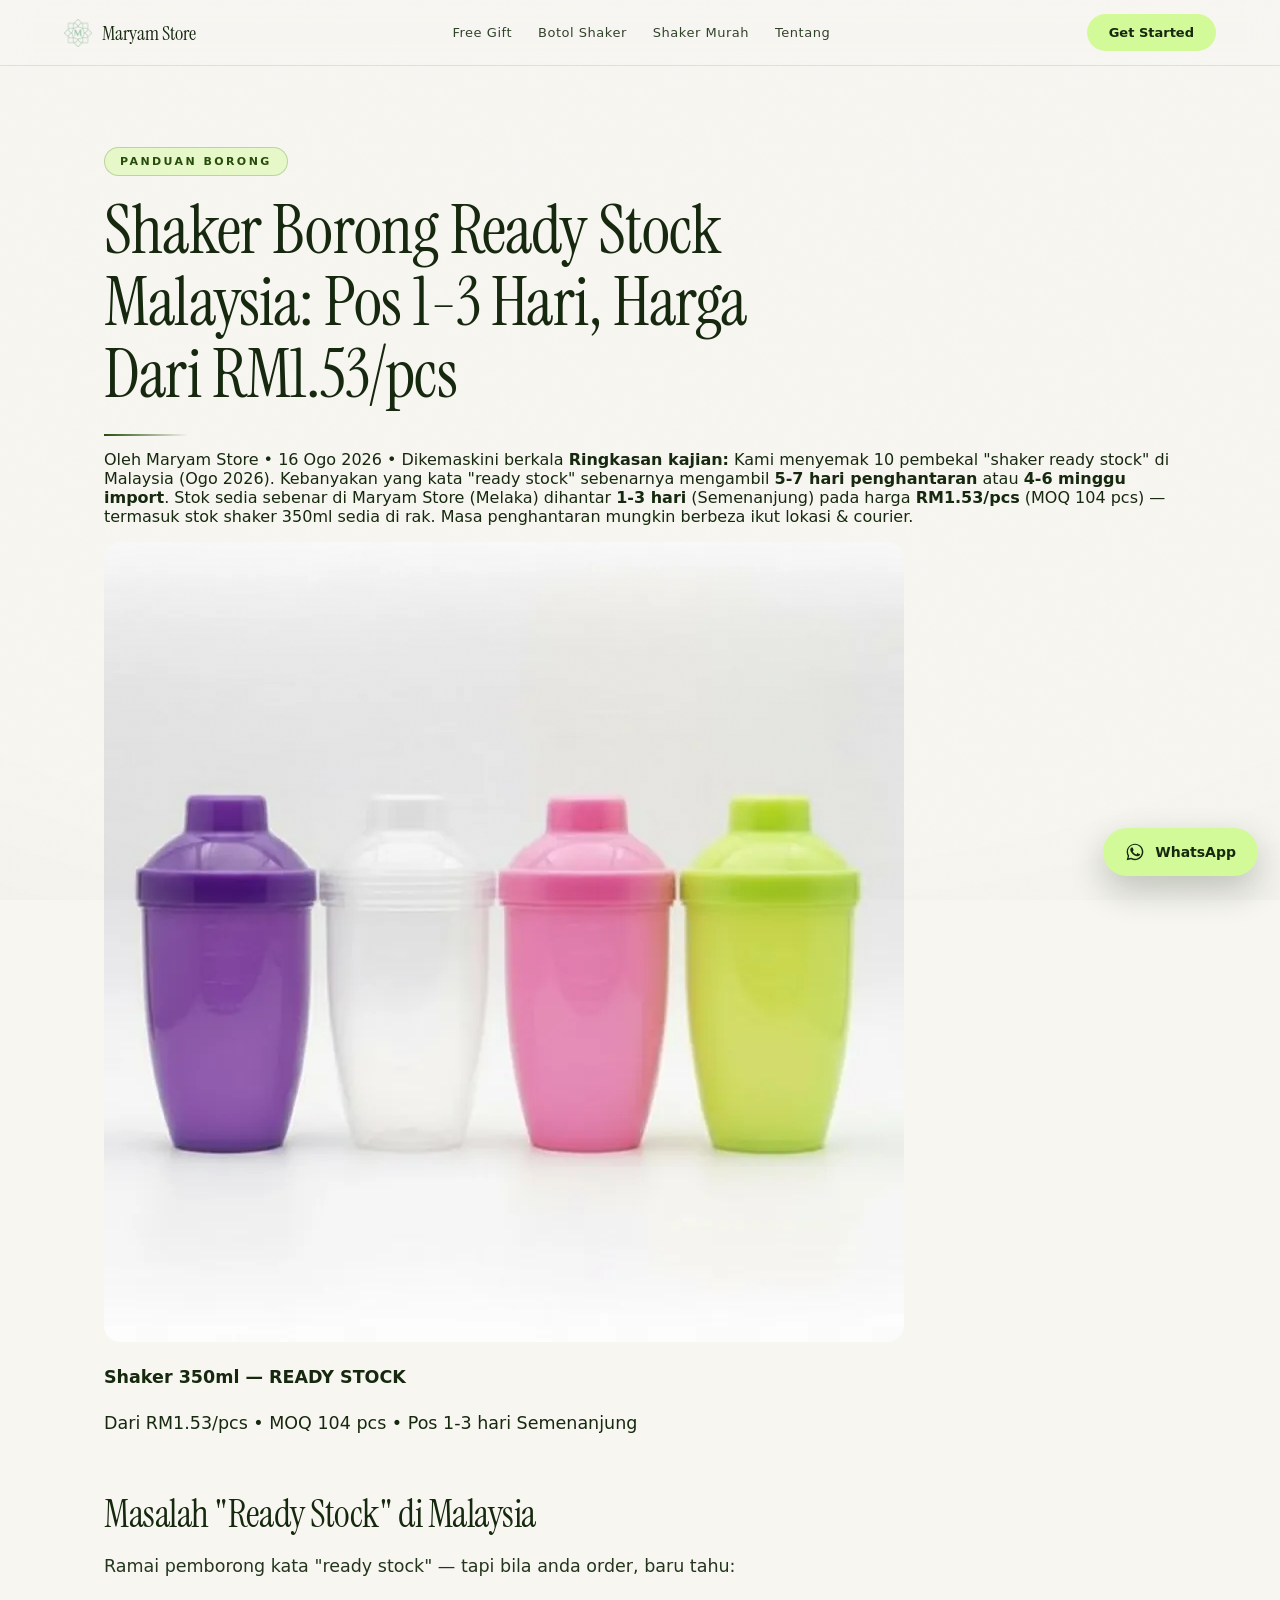
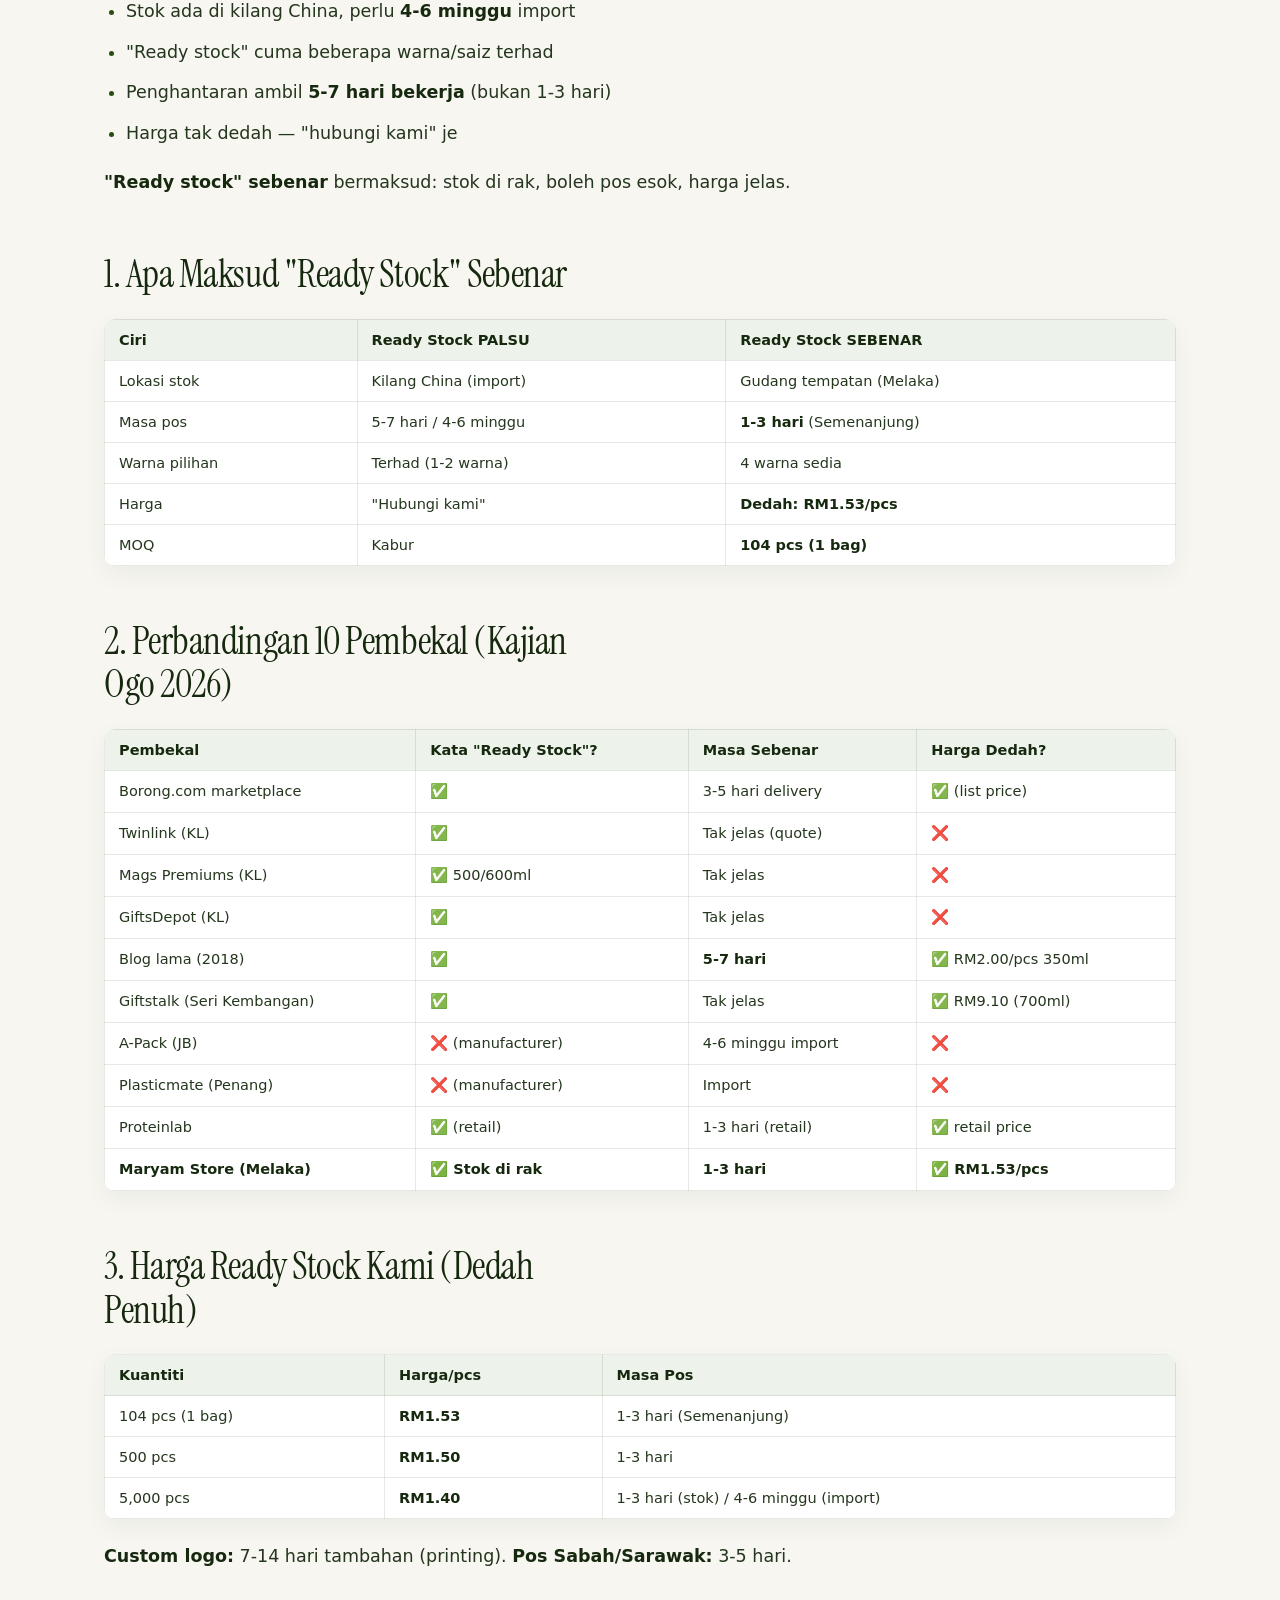
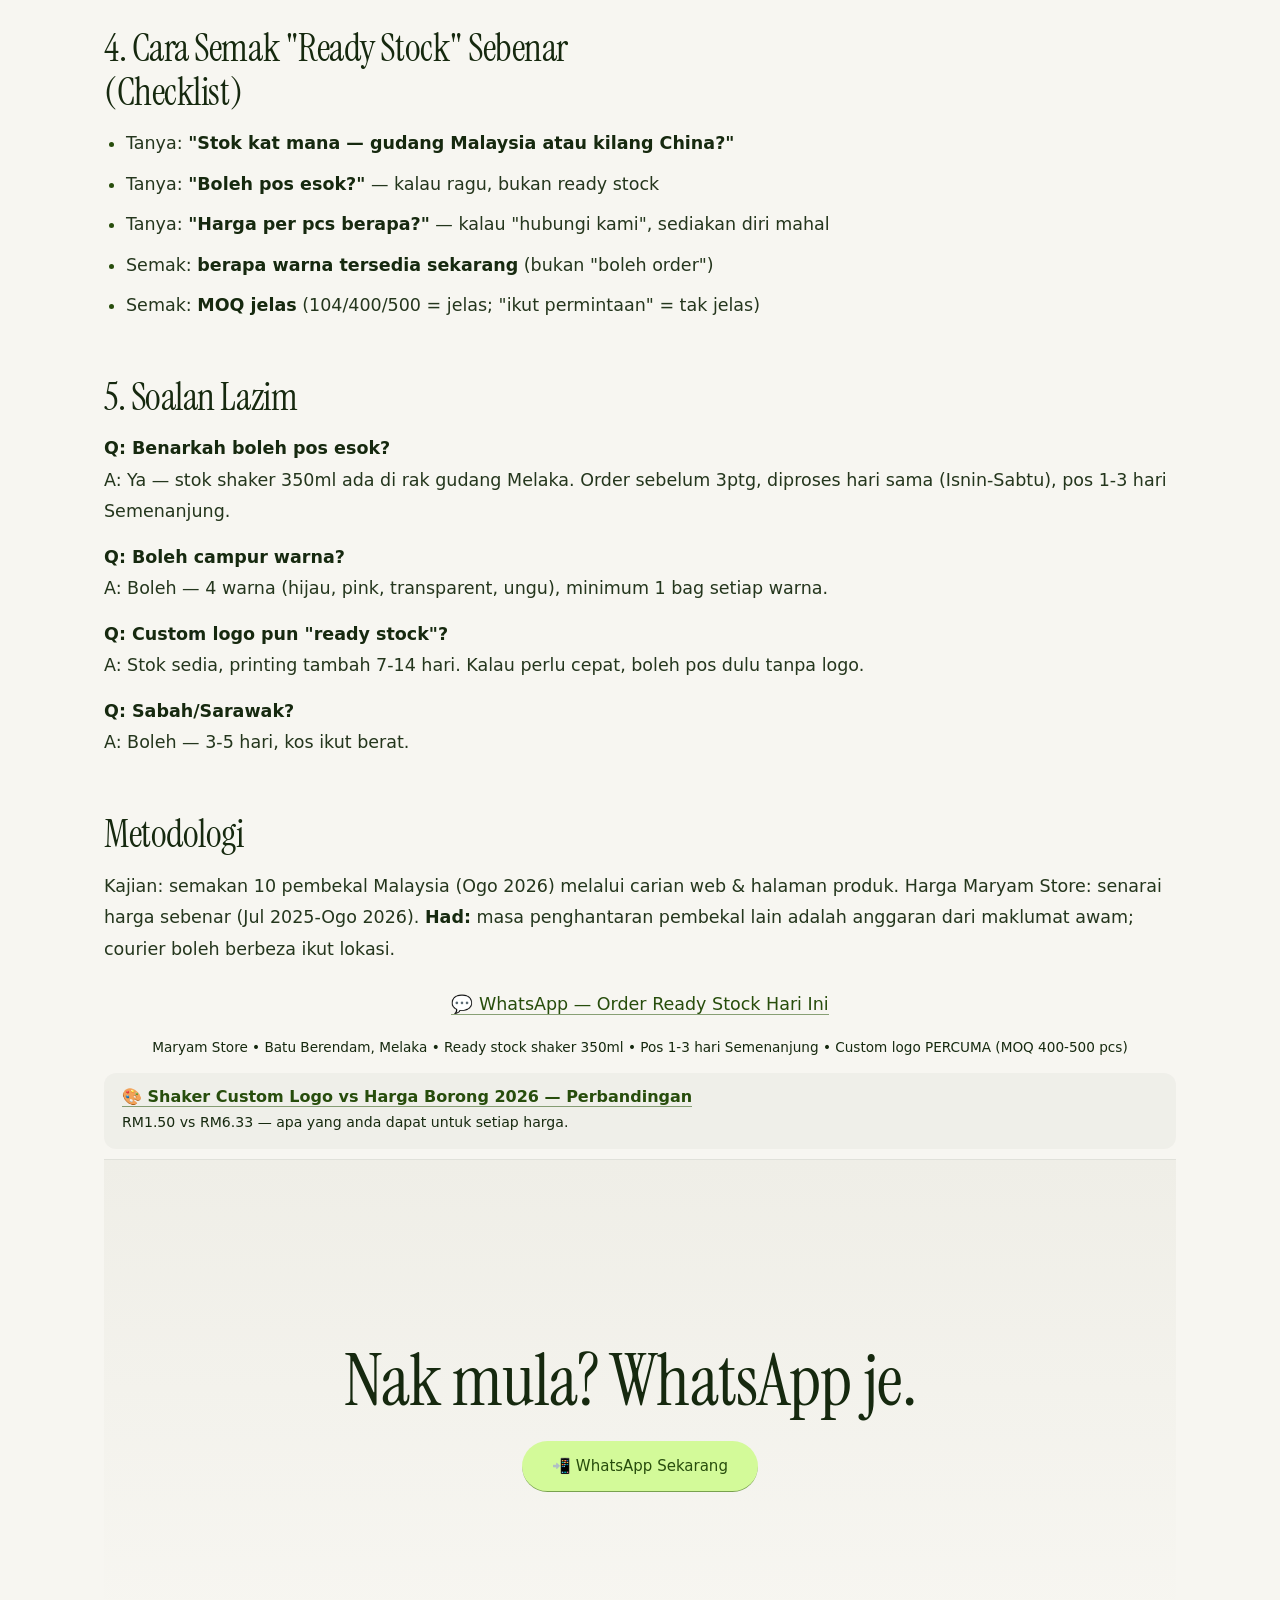
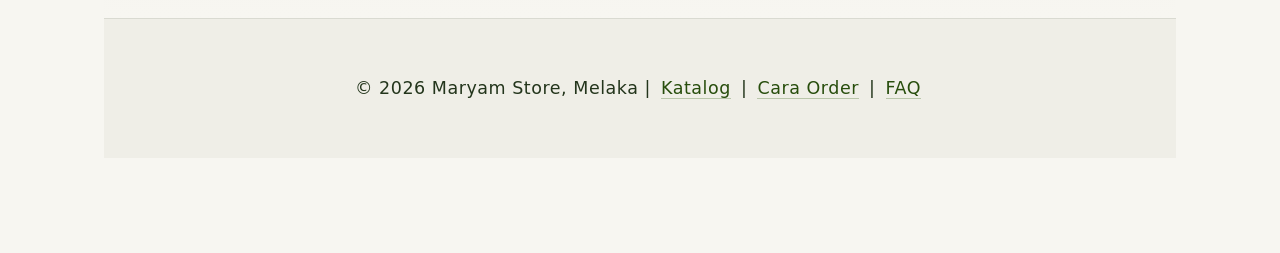
<file: shaker-borong-ready-stock-malaysia.html>
<!DOCTYPE html>
<html lang="ms">
<head>
<meta charset="UTF-8">
<meta name="viewport" content="width=device-width, initial-scale=1">
<title>Botol Shaker Borong Ready Stock Malaysia: Pos 1-3 Hari</title>
<meta name="description" content="Botol shaker borong ready stock Malaysia — pos 1-3 hari dari Melaka. Bawah RM2.00/pcs, MOQ 104pcs, 13+ jenis. WhatsApp 017-6055349.">
<link rel="canonical" href="https://borongshaker.com/shaker-borong-ready-stock-malaysia.html">
<link rel="icon" href="/favicon.ico">
<script>
/* Meta Pixel — ditunda sehingga halaman selesai dicat.
   Menyekat thread utama sebelum cat pertama = LCP/TBT lebih teruk pada telefon.
   PageView tetap dihantar (pada 'load' + idle), jadi penjejakan iklan tidak hilang. */
(function(){
  function loadPixel(){
    if(window.fbq) return;
    !function(f,b,e,v,n,t,s){if(f.fbq)return;n=f.fbq=function(){n.callMethod?
    n.callMethod.apply(n,arguments):n.queue.push(arguments)};if(!f._fbq)f._fbq=n;
    n.push=n;n.loaded=!0;n.version='2.0';n.queue=[];t=b.createElement(e);t.async=!0;
    t.src=v;s=b.getElementsByTagName(e)[0];s.parentNode.insertBefore(t,s)}(window,
    document,'script','https://connect.facebook.net/en_US/fbevents.js');
    fbq('init','3054577544595377'); fbq('track','PageView');
  }
  if(document.readyState==='complete'){ loadPixel(); return; }
  window.addEventListener('load', function(){
    if('requestIdleCallback' in window){ requestIdleCallback(loadPixel,{timeout:2000}); }
    else { setTimeout(loadPixel,1); }
  });
})();
</script>
<noscript><img height="1" width="1" style="display:none"
src="https://www.facebook.com/tr?id=3054577544595377&ev=PageView&noscript=1"/></noscript>
<style>

:root { --color-forest-depths:#1c3a13; --color-lime-pulse:#d3fa99; --color-sage-moss:#9aa883; --color-snow-white:#fcfcf7; --color-warm-stone:#eeeee9; --color-pewter:#666666; --font-seed:ui-sans-serif,system-ui,-apple-system,"Segoe UI",Roboto,sans-serif; --radius-full:1000px; --radius-cards:16px; --page-max:1200px; }
* { margin:0; padding:0; box-sizing:border-box; }
body { font-family:var(--font-seed); background:var(--color-snow-white); color:var(--color-forest-depths); -webkit-font-smoothing:antialiased; }
.nav { position:sticky; top:0; background:var(--color-snow-white); padding:16px 32px; display:flex; align-items:center; justify-content:space-between; z-index:10; }
.nav-links { display:flex; gap:24px; align-items:center; }
.nav-links a { color:var(--color-forest-depths); text-decoration:none; font-size:14px; }
.nav-brand { font-weight:500; font-size:18px; display:flex; align-items:center; gap:8px; }
.nav-brand img { border-radius:6px; }
.nav-cta { background:var(--color-forest-depths); color:var(--color-snow-white); border:none; border-radius:var(--radius-full); padding:12px 24px; font-size:14px; font-weight:500; cursor:pointer; text-decoration:none; display:inline-block; }
.wrap { max-width:var(--page-max); margin:0 auto; padding:64px 24px; }
.wrap h1 { font-size:40px; font-weight:350; letter-spacing:-0.4px; margin-bottom:24px; }
.wrap h2 { font-size:24px; font-weight:350; margin:32px 0 12px; color:var(--color-forest-depths); }
.wrap p { font-size:16px; line-height:1.6; color:rgba(22,41,15,.97); margin-bottom:14px; }
.wrap ul { padding-left:20px; margin-bottom:16px; }
.wrap li { font-size:16px; line-height:1.6; color:rgba(22,41,15,.97); margin-bottom:8px; }
.wrap table { width:100%; border-collapse:collapse; font-size:14px; margin:16px 0; background:var(--color-warm-stone); border-radius:12px; overflow:hidden; }
.wrap th { background:var(--color-forest-depths); color:var(--color-snow-white); padding:10px 12px; text-align:left; font-weight:500; }
.wrap td { padding:10px 12px; border-top:1px solid rgba(28,58,19,0.1); }
.wrap img { max-width:100%; border-radius:var(--radius-cards); margin:16px 0; }
.badge { display:inline-block; background:var(--color-lime-pulse); color:var(--color-forest-depths); border-radius:var(--radius-full); padding:6px 14px; font-size:12px; font-weight:500; text-transform:uppercase; letter-spacing:.5px; margin-bottom:16px; }
.final { background:var(--color-forest-depths); text-align:center; padding:80px 24px; }
.final h2 { color:var(--color-snow-white); font-size:36px; font-weight:350; margin-bottom:16px; }
.btn-lime { background:var(--color-lime-pulse); color:var(--color-forest-depths); border:none; border-radius:var(--radius-full); padding:16px 32px; font-size:16px; font-weight:500; cursor:pointer; text-decoration:none; display:inline-block; }
.foot { text-align:center; padding:32px; font-size:12px; color:var(--color-pewter); background:var(--color-snow-white); }
.foot a { color:var(--cine-accent); }
@media (max-width:768px) { .nav-links { display:none; } .wrap { padding:40px 20px; } }

/* ═══════════════ AKSESIBILITI (WCAG 2.2 AA) ═══════════════ */
/* Fokus jelas untuk pengguna papan kekunci (WCAG 2.4.7) */
:focus-visible{outline:3px solid #274d0c;outline-offset:3px;border-radius:8px}
a:focus-visible,button:focus-visible,input:focus-visible,select:focus-visible,textarea:focus-visible,.btn:focus-visible,.ncta:focus-visible,.morder:focus-visible,.fab:focus-visible{outline:3px solid #274d0c;outline-offset:3px}
/* Jangan buang outline tanpa pengganti */
*:focus{outline-color:#274d0c}
/* Sasaran sentuh >=44px (WCAG 2.5.8) */
.nlinks a,.btn,.ncta,.morder,.fab,button{min-height:44px;min-width:44px}
.nlinks a{display:inline-flex;align-items:center}
/* Teks pembaca skrin sahaja */
.sr-only{position:absolute;width:1px;height:1px;padding:0;margin:-1px;overflow:hidden;clip:rect(0,0,0,0);white-space:nowrap;border:0}
/* Hormati prefers-reduced-motion (melengkapi yang sedia ada) */
@media (prefers-reduced-motion: reduce){
  *,*::before,*::after{animation-duration:.01ms!important;animation-iteration-count:1!important;transition-duration:.01ms!important;scroll-behavior:auto!important}
}

/* Pautan pengaki: sasaran sentuh cukup besar (WCAG 2.5.8, min 24px) */
footer a,.cred-col a,.cred-links a,.cred-grid a{display:inline-block;min-height:24px;padding:4px 0;line-height:1.5}
/* Pautan hubungi (telefon/e-mel): 44px — pelanggan menelefon dari telefon */
footer a[href^="tel:"],footer a[href^="mailto:"]{display:inline-flex;align-items:center;min-height:44px;padding:6px 0}
</style>
<!-- Cloudflare Web Analytics --><script type='module' src='https://static.cloudflareinsights.com/beacon.min.js' data-cf-beacon='{"token": "6c96262fd3b8443f9a3ef1fd775b9cbe"}'></script><!-- End Cloudflare Web Analytics -->
<link rel="preconnect" href="https://fonts.googleapis.com">
<link rel="preconnect" href="https://fonts.gstatic.com" crossorigin>
<link href="https://fonts.googleapis.com/css2?family=Instrument+Serif:ital@0;1&display=swap" rel="stylesheet">
<link rel="stylesheet" href="/sinematik.css">
<script src="/sinematik.js" defer></script>
</head>
<body>
<nav class="nav">
  <div class="nav-brand"><img src="images/logo.png" alt="Maryam Store" width="28" height="28"> Maryam Store</div>
  <div class="nav-links">
    <a href="supplement.html">Free Gift</a>
    <a href="botol-shaker-malaysia.html">Botol Shaker</a>
    <a href="shaker-murah-malaysia.html">Shaker Murah</a>
    <a href="tentang-kami.html">Tentang</a>
  </div>
  <a class="nav-cta" href="https://wa.me/60176055349?text=Assalamualaikum%2C%20saya%20nak%20order%20borong">Get Started</a>
</nav>
<div class="wrap">
<span class="badge">Panduan Borong</span>

<h1>Shaker Borong Ready Stock Malaysia: Pos 1-3 Hari, Harga Dari RM1.53/pcs</h1>
Oleh Maryam Store &bull; 16 Ogo 2026 &bull; Dikemaskini berkala

<b>Ringkasan kajian:</b> Kami menyemak 10 pembekal "shaker ready stock" di Malaysia (Ogo 2026). Kebanyakan yang kata "ready stock" sebenarnya mengambil <b>5-7 hari penghantaran</b> atau <b>4-6 minggu import</b>. Stok sedia sebenar di Maryam Store (Melaka) dihantar <b>1-3 hari</b> (Semenanjung) pada harga <b>RM1.53/pcs</b> (MOQ 104 pcs) — termasuk stok shaker 350ml sedia di rak. Masa penghantaran mungkin berbeza ikut lokasi & courier.

  
    <img src="images/Shaker-Bar-350-ml-1786524559-af0337.webp" alt="Borong Shaker 350ml ready stock Melaka pos segera" loading="lazy">
    <p><b>Shaker 350ml — READY STOCK</b></p>
    <p style="color:var(--muted)">Dari RM1.53/pcs • MOQ 104 pcs • Pos 1-3 hari Semenanjung</p>
  

<h2>Masalah "Ready Stock" di Malaysia</h2>
<p>Ramai pemborong kata "ready stock" — tapi bila anda order, baru tahu:</p>
<ul>
<li>Stok ada di kilang China, perlu <b>4-6 minggu</b> import</li>
<li>"Ready stock" cuma beberapa warna/saiz terhad</li>
<li>Penghantaran ambil <b>5-7 hari bekerja</b> (bukan 1-3 hari)</li>
<li>Harga tak dedah — "hubungi kami" je</li>
</ul>
<p><b>"Ready stock" sebenar</b> bermaksud: stok di rak, boleh pos esok, harga jelas.</p>

<h2>1. Apa Maksud "Ready Stock" Sebenar</h2>
<table>
<tr><th>Ciri</th><th>Ready Stock PALSU</th><th>Ready Stock SEBENAR</th></tr>
<tr><td>Lokasi stok</td><td>Kilang China (import)</td><td>Gudang tempatan (Melaka)</td></tr>
<tr><td>Masa pos</td><td>5-7 hari / 4-6 minggu</td><td><b>1-3 hari</b> (Semenanjung)</td></tr>
<tr><td>Warna pilihan</td><td>Terhad (1-2 warna)</td><td>4 warna sedia</td></tr>
<tr><td>Harga</td><td>"Hubungi kami"</td><td><b>Dedah: RM1.53/pcs</b></td></tr>
<tr><td>MOQ</td><td>Kabur</td><td><b>104 pcs (1 bag)</b></td></tr>
</table>

<h2>2. Perbandingan 10 Pembekal (Kajian Ogo 2026)</h2>
<table>
<tr><th>Pembekal</th><th>Kata "Ready Stock"?</th><th>Masa Sebenar</th><th>Harga Dedah?</th></tr>
<tr><td>Borong.com marketplace</td><td>✅</td><td>3-5 hari delivery</td><td>✅ (list price)</td></tr>
<tr><td>Twinlink (KL)</td><td>✅</td><td>Tak jelas (quote)</td><td>❌</td></tr>
<tr><td>Mags Premiums (KL)</td><td>✅ 500/600ml</td><td>Tak jelas</td><td>❌</td></tr>
<tr><td>GiftsDepot (KL)</td><td>✅</td><td>Tak jelas</td><td>❌</td></tr>
<tr><td>Blog lama (2018)</td><td>✅</td><td><b>5-7 hari</b></td><td>✅ RM2.00/pcs 350ml</td></tr>
<tr><td>Giftstalk (Seri Kembangan)</td><td>✅</td><td>Tak jelas</td><td>✅ RM9.10 (700ml)</td></tr>
<tr><td>A-Pack (JB)</td><td>❌ (manufacturer)</td><td>4-6 minggu import</td><td>❌</td></tr>
<tr><td>Plasticmate (Penang)</td><td>❌ (manufacturer)</td><td>Import</td><td>❌</td></tr>
<tr><td>Proteinlab</td><td>✅ (retail)</td><td>1-3 hari (retail)</td><td>✅ retail price</td></tr>
<tr><td><b>Maryam Store (Melaka)</b></td><td><b>✅ Stok di rak</b></td><td><b>1-3 hari</b></td><td><b>✅ RM1.53/pcs</b></td></tr>
</table>

<h2>3. Harga Ready Stock Kami (Dedah Penuh)</h2>
<table>
<tr><th>Kuantiti</th><th>Harga/pcs</th><th>Masa Pos</th></tr>
<tr><td>104 pcs (1 bag)</td><td><b>RM1.53</b></td><td>1-3 hari (Semenanjung)</td></tr>
<tr><td>500 pcs</td><td><b>RM1.50</b></td><td>1-3 hari</td></tr>
<tr><td>5,000 pcs</td><td><b>RM1.40</b></td><td>1-3 hari (stok) / 4-6 minggu (import)</td></tr>
</table>
<p><b>Custom logo:</b> 7-14 hari tambahan (printing). <b>Pos Sabah/Sarawak:</b> 3-5 hari.</p>

<h2>4. Cara Semak "Ready Stock" Sebenar (Checklist)</h2>
<ul>
<li>Tanya: <b>"Stok kat mana — gudang Malaysia atau kilang China?"</b></li>
<li>Tanya: <b>"Boleh pos esok?"</b> — kalau ragu, bukan ready stock</li>
<li>Tanya: <b>"Harga per pcs berapa?"</b> — kalau "hubungi kami", sediakan diri mahal</li>
<li>Semak: <b>berapa warna tersedia sekarang</b> (bukan "boleh order")</li>
<li>Semak: <b>MOQ jelas</b> (104/400/500 = jelas; "ikut permintaan" = tak jelas)</li>
</ul>

<h2>5. Soalan Lazim</h2>
<p><b>Q: Benarkah boleh pos esok?</b><br>A: Ya — stok shaker 350ml ada di rak gudang Melaka. Order sebelum 3ptg, diproses hari sama (Isnin-Sabtu), pos 1-3 hari Semenanjung.</p>
<p><b>Q: Boleh campur warna?</b><br>A: Boleh — 4 warna (hijau, pink, transparent, ungu), minimum 1 bag setiap warna.</p>
<p><b>Q: Custom logo pun "ready stock"?</b><br>A: Stok sedia, printing tambah 7-14 hari. Kalau perlu cepat, boleh pos dulu tanpa logo.</p>
<p><b>Q: Sabah/Sarawak?</b><br>A: Boleh — 3-5 hari, kos ikut berat.</p>

<h2>Metodologi</h2>
<p>Kajian: semakan 10 pembekal Malaysia (Ogo 2026) melalui carian web &amp; halaman produk. Harga Maryam Store: senarai harga sebenar (Jul 2025-Ogo 2026). <b>Had:</b> masa penghantaran pembekal lain adalah anggaran dari maklumat awam; courier boleh berbeza ikut lokasi.</p>

<p style="text-align:center;margin-top:24px">
<a class="btn-wa" href="https://wa.me/60176055349?text=Hai%20Maryam%20Store%2C%20saya%20nak%20order%20shaker%20ready%20stock">💬 WhatsApp — Order Ready Stock Hari Ini</a>
</p>
<p style="text-align:center;color:var(--muted);font-size:.85rem">Maryam Store &bull; Batu Berendam, Melaka &bull; Ready stock shaker 350ml &bull; Pos 1-3 hari Semenanjung &bull; Custom logo PERCUMA (MOQ 400-500 pcs)</p>

<div style="background:rgba(22,41,15,.03);border:1px solid var(--line);border-radius:12px;padding:14px 18px;margin:10px 0">
  <a href="shaker-custom-logo-harga-2026.html" style="color:var(--cine-accent);text-decoration:none;font-weight:700">🎨 Shaker Custom Logo vs Harga Borong 2026 — Perbandingan</a>
  <p style="color:var(--muted);font-size:.88rem;margin:4px 0 0">RM1.50 vs RM6.33 — apa yang anda dapat untuk setiap harga.</p>
</div>
<script type="application/ld+json">
{"@context": "https://schema.org", "@graph": [{"@type": "LocalBusiness", "name": "Maryam Store", "url": "https://borongshaker.com", "telephone": "+60-17-605-5349", "address": {"@type": "PostalAddress", "streetAddress": "No 6, Jalan Meranti 2/1, Taman Merdeka", "addressLocality": "Batu Berendam", "addressRegion": "Melaka", "postalCode": "75350", "addressCountry": "MY"}, "openingHoursSpecification": [{"@type": "OpeningHoursSpecification", "dayOfWeek": ["Monday", "Tuesday", "Wednesday", "Thursday", "Friday"], "opens": "09:00", "closes": "17:30"}, {"@type": "OpeningHoursSpecification", "dayOfWeek": "Saturday", "opens": "09:00", "closes": "12:00"}]}]}
</script>
<script type="application/ld+json">
{"@context": "https://schema.org", "@type": "FAQPage", "mainEntity": [{"@type": "Question", "name": "Berapa harga borong botol shaker?", "acceptedAnswer": {"@type": "Answer", "text": "Bawah RM2.00/pcs bergantung jenis dan kuantiti (104-10,000 pcs)."}}, {"@type": "Question", "name": "Boleh cetak logo pada botol shaker?", "acceptedAnswer": {"@type": "Answer", "text": "Ya, logo PERCUMA untuk MOQ 400-500 pcs. Lead time 7-14 hari."}}, {"@type": "Question", "name": "Berapa MOQ minimum?", "acceptedAnswer": {"@type": "Answer", "text": "MOQ 104 pcs (1 bag) untuk ready stock, 400-500 pcs untuk custom logo."}}, {"@type": "Question", "name": "Boleh pos seluruh Malaysia?", "acceptedAnswer": {"@type": "Answer", "text": "Ya, Citylink RM10 Semenanjung. Ready stock Melaka pos esok, Sabah/Sarawak ikut berat."}}]}
</script>
<section class="final">
  <h2>Nak mula? WhatsApp je.</h2>
  <a class="btn-lime" href="https://wa.me/60176055349?text=Assalamualaikum%2C%20saya%20nak%20order%20borong">📲 WhatsApp Sekarang</a>
</section>
<script>
document.addEventListener('click', function(e) {
  var el = e.target.closest ? e.target.closest('a') : null;
  if (!el) return;
  var href = el.getAttribute('href') || '';
  if (href.indexOf('wa.me') !== -1) {
    if (typeof fbq === 'function') {
      fbq('track', 'Lead', {content_name: 'WhatsApp Click'});
    }
  }
});
</script>
<p class="foot">© 2026 Maryam Store, Melaka | <a href="/">Katalog</a> | <a href="cara-order.html">Cara Order</a> | <a href="faq.html">FAQ</a></p>
</body>
</html>
</file>
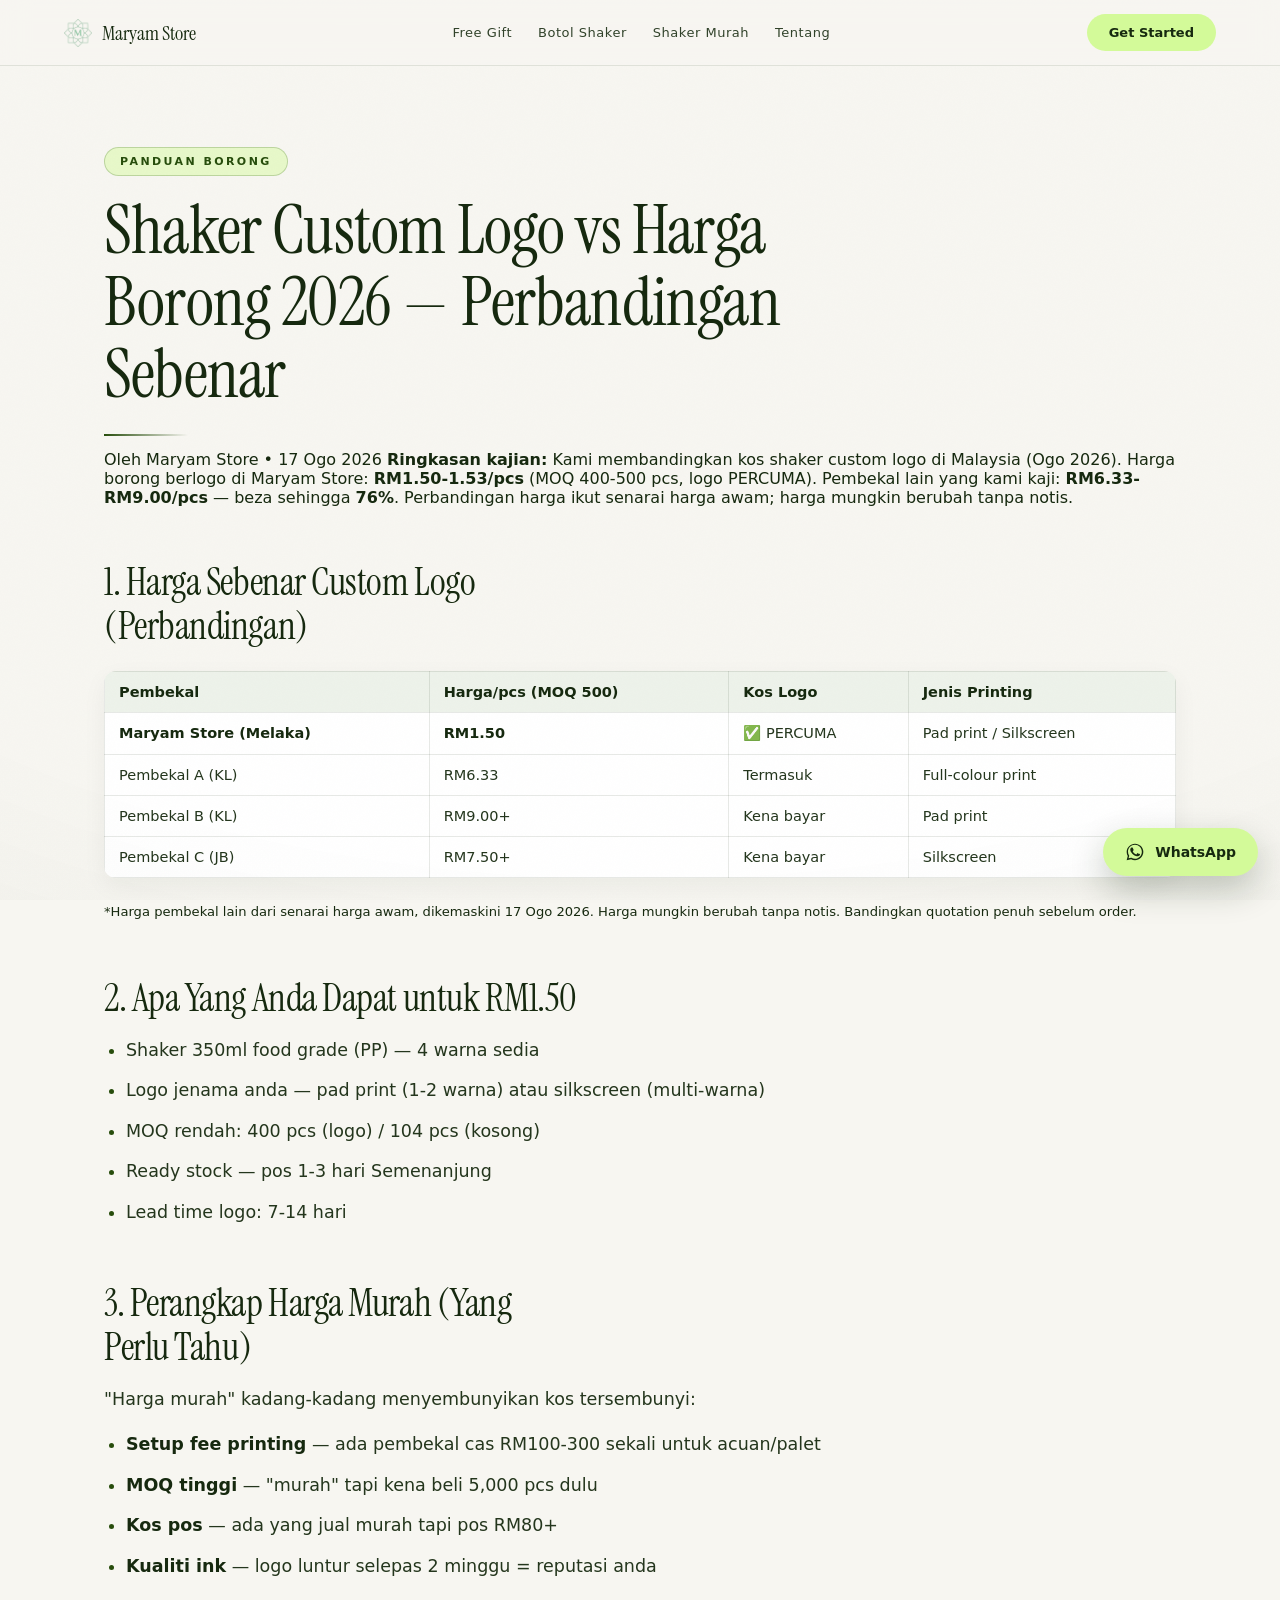
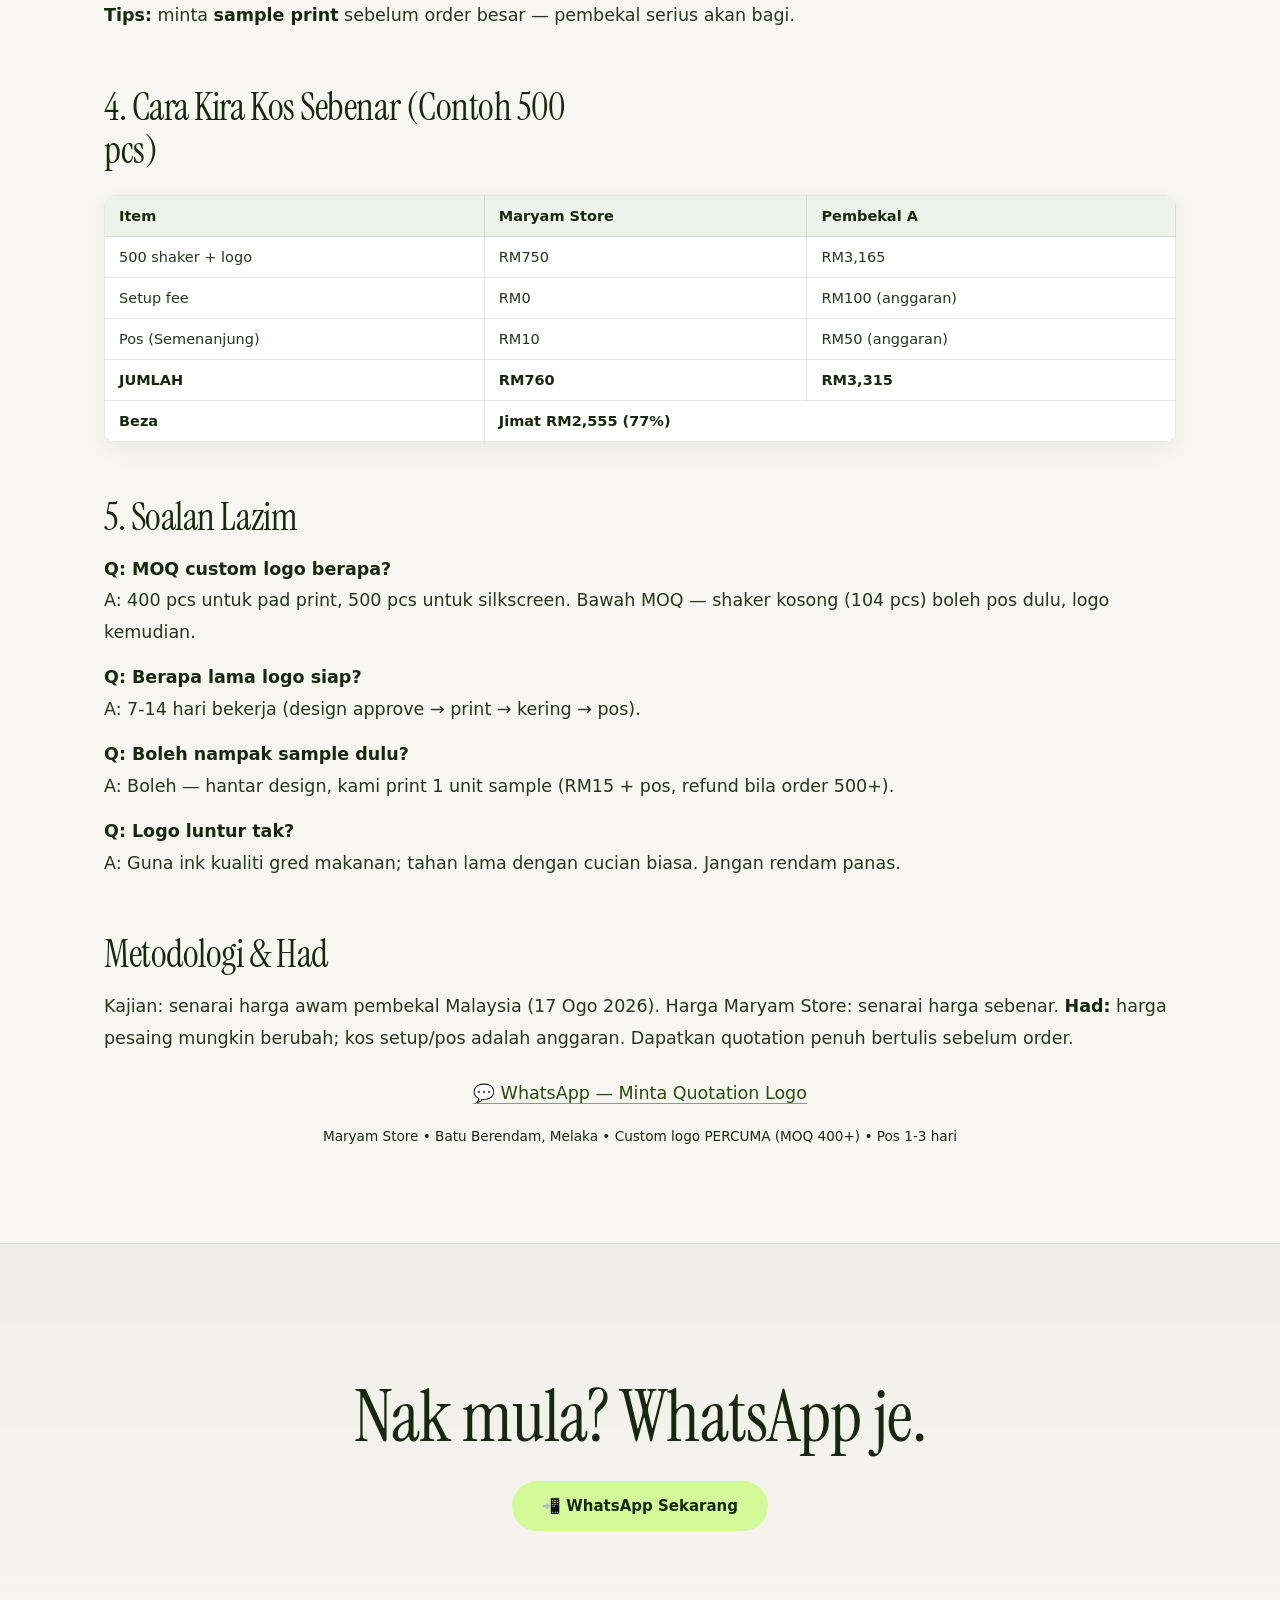
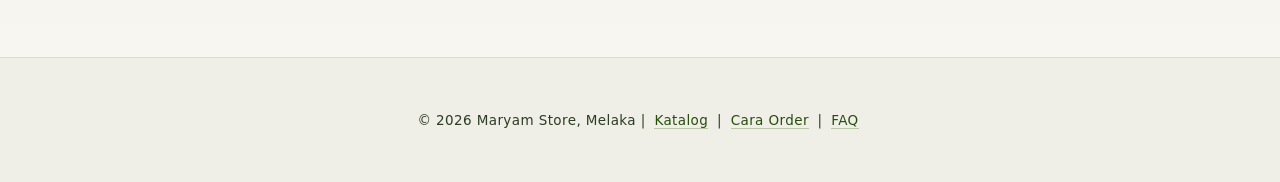
<file: shaker-custom-logo-harga-2026.html>
<!DOCTYPE html>
<html lang="ms">
<head>
<meta charset="UTF-8">
<meta name="viewport" content="width=device-width, initial-scale=1">
<title>Botol Shaker Custom Logo vs Harga Borong 2026 — Perbandingan</title>
<meta name="description" content="Perbandingan botol shaker custom logo vs harga borong 2026. Logo PERCUMA MOQ 400+, lead time 7-14 hari. Maryam Store Melaka.">
<link rel="canonical" href="https://borongshaker.com/shaker-custom-logo-harga-2026.html">
<link rel="icon" href="/favicon.ico">
<script>
/* Meta Pixel — ditunda sehingga halaman selesai dicat.
   Menyekat thread utama sebelum cat pertama = LCP/TBT lebih teruk pada telefon.
   PageView tetap dihantar (pada 'load' + idle), jadi penjejakan iklan tidak hilang. */
(function(){
  function loadPixel(){
    if(window.fbq) return;
    !function(f,b,e,v,n,t,s){if(f.fbq)return;n=f.fbq=function(){n.callMethod?
    n.callMethod.apply(n,arguments):n.queue.push(arguments)};if(!f._fbq)f._fbq=n;
    n.push=n;n.loaded=!0;n.version='2.0';n.queue=[];t=b.createElement(e);t.async=!0;
    t.src=v;s=b.getElementsByTagName(e)[0];s.parentNode.insertBefore(t,s)}(window,
    document,'script','https://connect.facebook.net/en_US/fbevents.js');
    fbq('init','3054577544595377'); fbq('track','PageView');
  }
  if(document.readyState==='complete'){ loadPixel(); return; }
  window.addEventListener('load', function(){
    if('requestIdleCallback' in window){ requestIdleCallback(loadPixel,{timeout:2000}); }
    else { setTimeout(loadPixel,1); }
  });
})();
</script>
<noscript><img height="1" width="1" style="display:none"
src="https://www.facebook.com/tr?id=3054577544595377&ev=PageView&noscript=1"/></noscript>
<style>

:root { --color-forest-depths:#1c3a13; --color-lime-pulse:#d3fa99; --color-sage-moss:#9aa883; --color-snow-white:#fcfcf7; --color-warm-stone:#eeeee9; --color-pewter:#666666; --font-seed:ui-sans-serif,system-ui,-apple-system,"Segoe UI",Roboto,sans-serif; --radius-full:1000px; --radius-cards:16px; --page-max:1200px; }
* { margin:0; padding:0; box-sizing:border-box; }
body { font-family:var(--font-seed); background:var(--color-snow-white); color:var(--color-forest-depths); -webkit-font-smoothing:antialiased; }
.nav { position:sticky; top:0; background:var(--color-snow-white); padding:16px 32px; display:flex; align-items:center; justify-content:space-between; z-index:10; }
.nav-links { display:flex; gap:24px; align-items:center; }
.nav-links a { color:var(--color-forest-depths); text-decoration:none; font-size:14px; }
.nav-brand { font-weight:500; font-size:18px; display:flex; align-items:center; gap:8px; }
.nav-brand img { border-radius:6px; }
.nav-cta { background:var(--color-forest-depths); color:var(--color-snow-white); border:none; border-radius:var(--radius-full); padding:12px 24px; font-size:14px; font-weight:500; cursor:pointer; text-decoration:none; display:inline-block; }
.wrap { max-width:var(--page-max); margin:0 auto; padding:64px 24px; }
.wrap h1 { font-size:40px; font-weight:350; letter-spacing:-0.4px; margin-bottom:24px; }
.wrap h2 { font-size:24px; font-weight:350; margin:32px 0 12px; color:var(--color-forest-depths); }
.wrap p { font-size:16px; line-height:1.6; color:rgba(22,41,15,.97); margin-bottom:14px; }
.wrap ul { padding-left:20px; margin-bottom:16px; }
.wrap li { font-size:16px; line-height:1.6; color:rgba(22,41,15,.97); margin-bottom:8px; }
.wrap table { width:100%; border-collapse:collapse; font-size:14px; margin:16px 0; background:var(--color-warm-stone); border-radius:12px; overflow:hidden; }
.wrap th { background:var(--color-forest-depths); color:var(--color-snow-white); padding:10px 12px; text-align:left; font-weight:500; }
.wrap td { padding:10px 12px; border-top:1px solid rgba(28,58,19,0.1); }
.wrap img { max-width:100%; border-radius:var(--radius-cards); margin:16px 0; }
.badge { display:inline-block; background:var(--color-lime-pulse); color:var(--color-forest-depths); border-radius:var(--radius-full); padding:6px 14px; font-size:12px; font-weight:500; text-transform:uppercase; letter-spacing:.5px; margin-bottom:16px; }
.final { background:var(--color-forest-depths); text-align:center; padding:80px 24px; }
.final h2 { color:var(--color-snow-white); font-size:36px; font-weight:350; margin-bottom:16px; }
.btn-lime { background:var(--color-lime-pulse); color:var(--color-forest-depths); border:none; border-radius:var(--radius-full); padding:16px 32px; font-size:16px; font-weight:500; cursor:pointer; text-decoration:none; display:inline-block; }
.foot { text-align:center; padding:32px; font-size:12px; color:var(--color-pewter); background:var(--color-snow-white); }
.foot a { color:var(--cine-accent); }
@media (max-width:768px) { .nav-links { display:none; } .wrap { padding:40px 20px; } }

/* ═══════════════ AKSESIBILITI (WCAG 2.2 AA) ═══════════════ */
/* Fokus jelas untuk pengguna papan kekunci (WCAG 2.4.7) */
:focus-visible{outline:3px solid #274d0c;outline-offset:3px;border-radius:8px}
a:focus-visible,button:focus-visible,input:focus-visible,select:focus-visible,textarea:focus-visible,.btn:focus-visible,.ncta:focus-visible,.morder:focus-visible,.fab:focus-visible{outline:3px solid #274d0c;outline-offset:3px}
/* Jangan buang outline tanpa pengganti */
*:focus{outline-color:#274d0c}
/* Sasaran sentuh >=44px (WCAG 2.5.8) */
.nlinks a,.btn,.ncta,.morder,.fab,button{min-height:44px;min-width:44px}
.nlinks a{display:inline-flex;align-items:center}
/* Teks pembaca skrin sahaja */
.sr-only{position:absolute;width:1px;height:1px;padding:0;margin:-1px;overflow:hidden;clip:rect(0,0,0,0);white-space:nowrap;border:0}
/* Hormati prefers-reduced-motion (melengkapi yang sedia ada) */
@media (prefers-reduced-motion: reduce){
  *,*::before,*::after{animation-duration:.01ms!important;animation-iteration-count:1!important;transition-duration:.01ms!important;scroll-behavior:auto!important}
}

/* Pautan pengaki: sasaran sentuh cukup besar (WCAG 2.5.8, min 24px) */
footer a,.cred-col a,.cred-links a,.cred-grid a{display:inline-block;min-height:24px;padding:4px 0;line-height:1.5}
/* Pautan hubungi (telefon/e-mel): 44px — pelanggan menelefon dari telefon */
footer a[href^="tel:"],footer a[href^="mailto:"]{display:inline-flex;align-items:center;min-height:44px;padding:6px 0}
</style>
<!-- Cloudflare Web Analytics --><script type='module' src='https://static.cloudflareinsights.com/beacon.min.js' data-cf-beacon='{"token": "6c96262fd3b8443f9a3ef1fd775b9cbe"}'></script><!-- End Cloudflare Web Analytics -->
<link rel="preconnect" href="https://fonts.googleapis.com">
<link rel="preconnect" href="https://fonts.gstatic.com" crossorigin>
<link href="https://fonts.googleapis.com/css2?family=Instrument+Serif:ital@0;1&display=swap" rel="stylesheet">
<link rel="stylesheet" href="/sinematik.css">
<script src="/sinematik.js" defer></script>
</head>
<body>
<nav class="nav">
  <div class="nav-brand"><img src="images/logo.png" alt="Maryam Store" width="28" height="28"> Maryam Store</div>
  <div class="nav-links">
    <a href="supplement.html">Free Gift</a>
    <a href="botol-shaker-malaysia.html">Botol Shaker</a>
    <a href="shaker-murah-malaysia.html">Shaker Murah</a>
    <a href="tentang-kami.html">Tentang</a>
  </div>
  <a class="nav-cta" href="https://wa.me/60176055349?text=Assalamualaikum%2C%20saya%20nak%20order%20borong">Get Started</a>
</nav>
<div class="wrap">
<span class="badge">Panduan Borong</span>

<h1>Shaker Custom Logo vs Harga Borong 2026 — Perbandingan Sebenar</h1>
Oleh Maryam Store &bull; 17 Ogo 2026

<b>Ringkasan kajian:</b> Kami membandingkan kos shaker custom logo di Malaysia (Ogo 2026). Harga borong berlogo di Maryam Store: <b>RM1.50-1.53/pcs</b> (MOQ 400-500 pcs, logo PERCUMA). Pembekal lain yang kami kaji: <b>RM6.33-RM9.00/pcs</b> — beza sehingga <b>76%</b>. Perbandingan harga ikut senarai harga awam; harga mungkin berubah tanpa notis.

<h2>1. Harga Sebenar Custom Logo (Perbandingan)</h2>
<table>
<tr><th>Pembekal</th><th>Harga/pcs (MOQ 500)</th><th>Kos Logo</th><th>Jenis Printing</th></tr>
<tr><td><b>Maryam Store (Melaka)</b></td><td><b>RM1.50</b></td><td>✅ PERCUMA</td><td>Pad print / Silkscreen</td></tr>
<tr><td>Pembekal A (KL)</td><td>RM6.33</td><td>Termasuk</td><td>Full-colour print</td></tr>
<tr><td>Pembekal B (KL)</td><td>RM9.00+</td><td>Kena bayar</td><td>Pad print</td></tr>
<tr><td>Pembekal C (JB)</td><td>RM7.50+</td><td>Kena bayar</td><td>Silkscreen</td></tr>
</table>
<p style="font-size:.82rem;color:var(--muted)">*Harga pembekal lain dari senarai harga awam, dikemaskini 17 Ogo 2026. Harga mungkin berubah tanpa notis. Bandingkan quotation penuh sebelum order.</p>

<h2>2. Apa Yang Anda Dapat untuk RM1.50</h2>
<ul>
<li>Shaker 350ml food grade (PP) — 4 warna sedia</li>
<li>Logo jenama anda — pad print (1-2 warna) atau silkscreen (multi-warna)</li>
<li>MOQ rendah: 400 pcs (logo) / 104 pcs (kosong)</li>
<li>Ready stock — pos 1-3 hari Semenanjung</li>
<li>Lead time logo: 7-14 hari</li>
</ul>

<h2>3. Perangkap Harga Murah (Yang Perlu Tahu)</h2>
<p>"Harga murah" kadang-kadang menyembunyikan kos tersembunyi:</p>
<ul>
<li><b>Setup fee printing</b> — ada pembekal cas RM100-300 sekali untuk acuan/palet</li>
<li><b>MOQ tinggi</b> — "murah" tapi kena beli 5,000 pcs dulu</li>
<li><b>Kos pos</b> — ada yang jual murah tapi pos RM80+</li>
<li><b>Kualiti ink</b> — logo luntur selepas 2 minggu = reputasi anda</li>
</ul>
<p><b>Tips:</b> minta <b>sample print</b> sebelum order besar — pembekal serius akan bagi.</p>

<h2>4. Cara Kira Kos Sebenar (Contoh 500 pcs)</h2>
<table>
<tr><th>Item</th><th>Maryam Store</th><th>Pembekal A</th></tr>
<tr><td>500 shaker + logo</td><td>RM750</td><td>RM3,165</td></tr>
<tr><td>Setup fee</td><td>RM0</td><td>RM100 (anggaran)</td></tr>
<tr><td>Pos (Semenanjung)</td><td>RM10</td><td>RM50 (anggaran)</td></tr>
<tr><td><b>JUMLAH</b></td><td><b>RM760</b></td><td><b>RM3,315</b></td></tr>
<tr><td><b>Beza</b></td><td colspan="2"><b>Jimat RM2,555 (77%)</b></td></tr>
</table>

<h2>5. Soalan Lazim</h2>
<p><b>Q: MOQ custom logo berapa?</b><br>A: 400 pcs untuk pad print, 500 pcs untuk silkscreen. Bawah MOQ — shaker kosong (104 pcs) boleh pos dulu, logo kemudian.</p>
<p><b>Q: Berapa lama logo siap?</b><br>A: 7-14 hari bekerja (design approve → print → kering → pos).</p>
<p><b>Q: Boleh nampak sample dulu?</b><br>A: Boleh — hantar design, kami print 1 unit sample (RM15 + pos, refund bila order 500+).</p>
<p><b>Q: Logo luntur tak?</b><br>A: Guna ink kualiti gred makanan; tahan lama dengan cucian biasa. Jangan rendam panas.</p>

<h2>Metodologi &amp; Had</h2>
<p>Kajian: senarai harga awam pembekal Malaysia (17 Ogo 2026). Harga Maryam Store: senarai harga sebenar. <b>Had:</b> harga pesaing mungkin berubah; kos setup/pos adalah anggaran. Dapatkan quotation penuh bertulis sebelum order.</p>

<p style="text-align:center;margin-top:24px">
<a class="btn-wa" href="https://wa.me/60176055349?text=Hai%20Maryam%20Store%2C%20saya%20nak%20quote%20shaker%20custom%20logo">💬 WhatsApp — Minta Quotation Logo</a>
</p>
<p style="text-align:center;color:var(--muted);font-size:.85rem">Maryam Store &bull; Batu Berendam, Melaka &bull; Custom logo PERCUMA (MOQ 400+) &bull; Pos 1-3 hari</p>
</div>
<script type="application/ld+json">
{"@context": "https://schema.org", "@graph": [{"@type": "LocalBusiness", "name": "Maryam Store", "url": "https://borongshaker.com", "telephone": "+60-17-605-5349", "address": {"@type": "PostalAddress", "streetAddress": "No 6, Jalan Meranti 2/1, Taman Merdeka", "addressLocality": "Batu Berendam", "addressRegion": "Melaka", "postalCode": "75350", "addressCountry": "MY"}, "openingHoursSpecification": [{"@type": "OpeningHoursSpecification", "dayOfWeek": ["Monday", "Tuesday", "Wednesday", "Thursday", "Friday"], "opens": "09:00", "closes": "17:30"}, {"@type": "OpeningHoursSpecification", "dayOfWeek": "Saturday", "opens": "09:00", "closes": "12:00"}]}]}
</script>
<script type="application/ld+json">
{"@context": "https://schema.org", "@type": "FAQPage", "mainEntity": [{"@type": "Question", "name": "Berapa harga borong botol shaker?", "acceptedAnswer": {"@type": "Answer", "text": "Bawah RM2.00/pcs bergantung jenis dan kuantiti (104-10,000 pcs)."}}, {"@type": "Question", "name": "Boleh cetak logo pada botol shaker?", "acceptedAnswer": {"@type": "Answer", "text": "Ya, logo PERCUMA untuk MOQ 400-500 pcs. Lead time 7-14 hari."}}, {"@type": "Question", "name": "Berapa MOQ minimum?", "acceptedAnswer": {"@type": "Answer", "text": "MOQ 104 pcs (1 bag) untuk ready stock, 400-500 pcs untuk custom logo."}}, {"@type": "Question", "name": "Boleh pos seluruh Malaysia?", "acceptedAnswer": {"@type": "Answer", "text": "Ya, Citylink RM10 Semenanjung. Ready stock Melaka pos esok, Sabah/Sarawak ikut berat."}}]}
</script>
<section class="final">
  <h2>Nak mula? WhatsApp je.</h2>
  <a class="btn-lime" href="https://wa.me/60176055349?text=Assalamualaikum%2C%20saya%20nak%20order%20borong">📲 WhatsApp Sekarang</a>
</section>
<script>
document.addEventListener('click', function(e) {
  var el = e.target.closest ? e.target.closest('a') : null;
  if (!el) return;
  var href = el.getAttribute('href') || '';
  if (href.indexOf('wa.me') !== -1) {
    if (typeof fbq === 'function') {
      fbq('track', 'Lead', {content_name: 'WhatsApp Click'});
    }
  }
});
</script>
<p class="foot">© 2026 Maryam Store, Melaka | <a href="/">Katalog</a> | <a href="cara-order.html">Cara Order</a> | <a href="faq.html">FAQ</a></p>
</body>
</html>
</file>
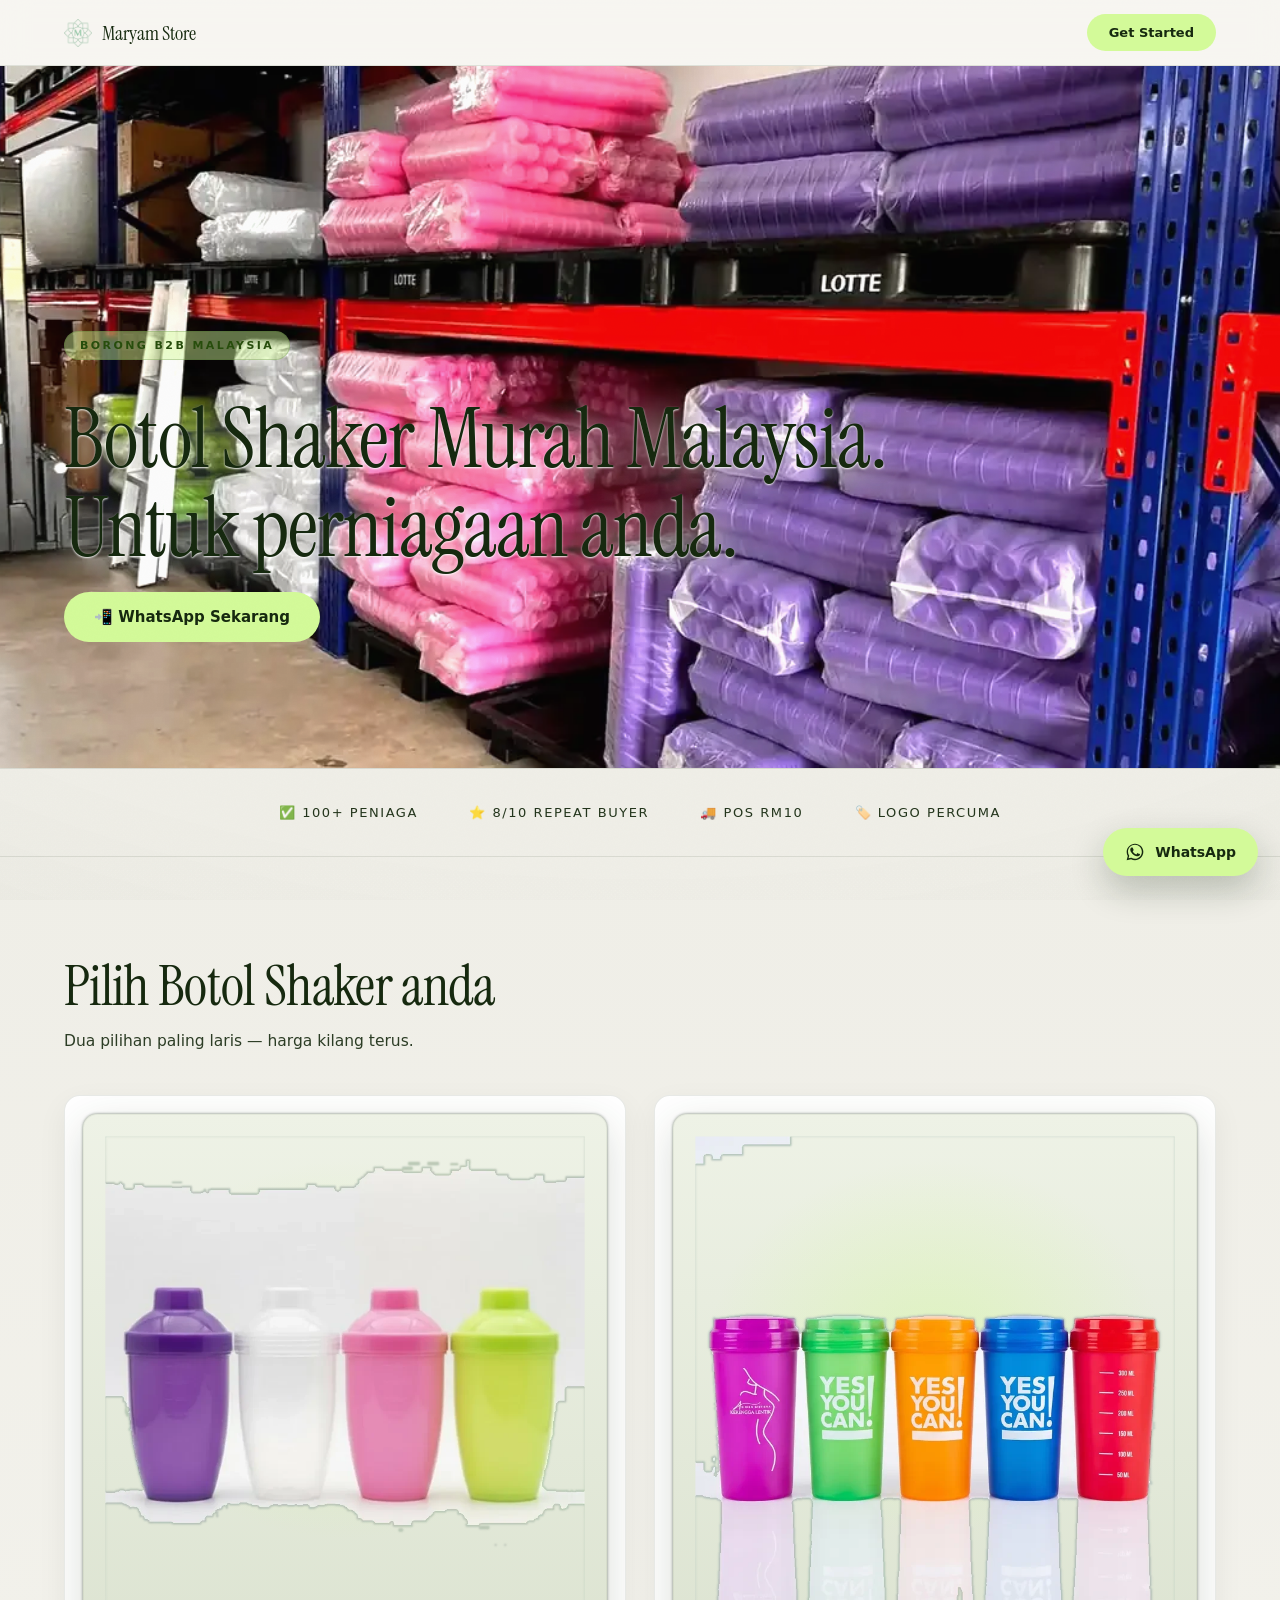
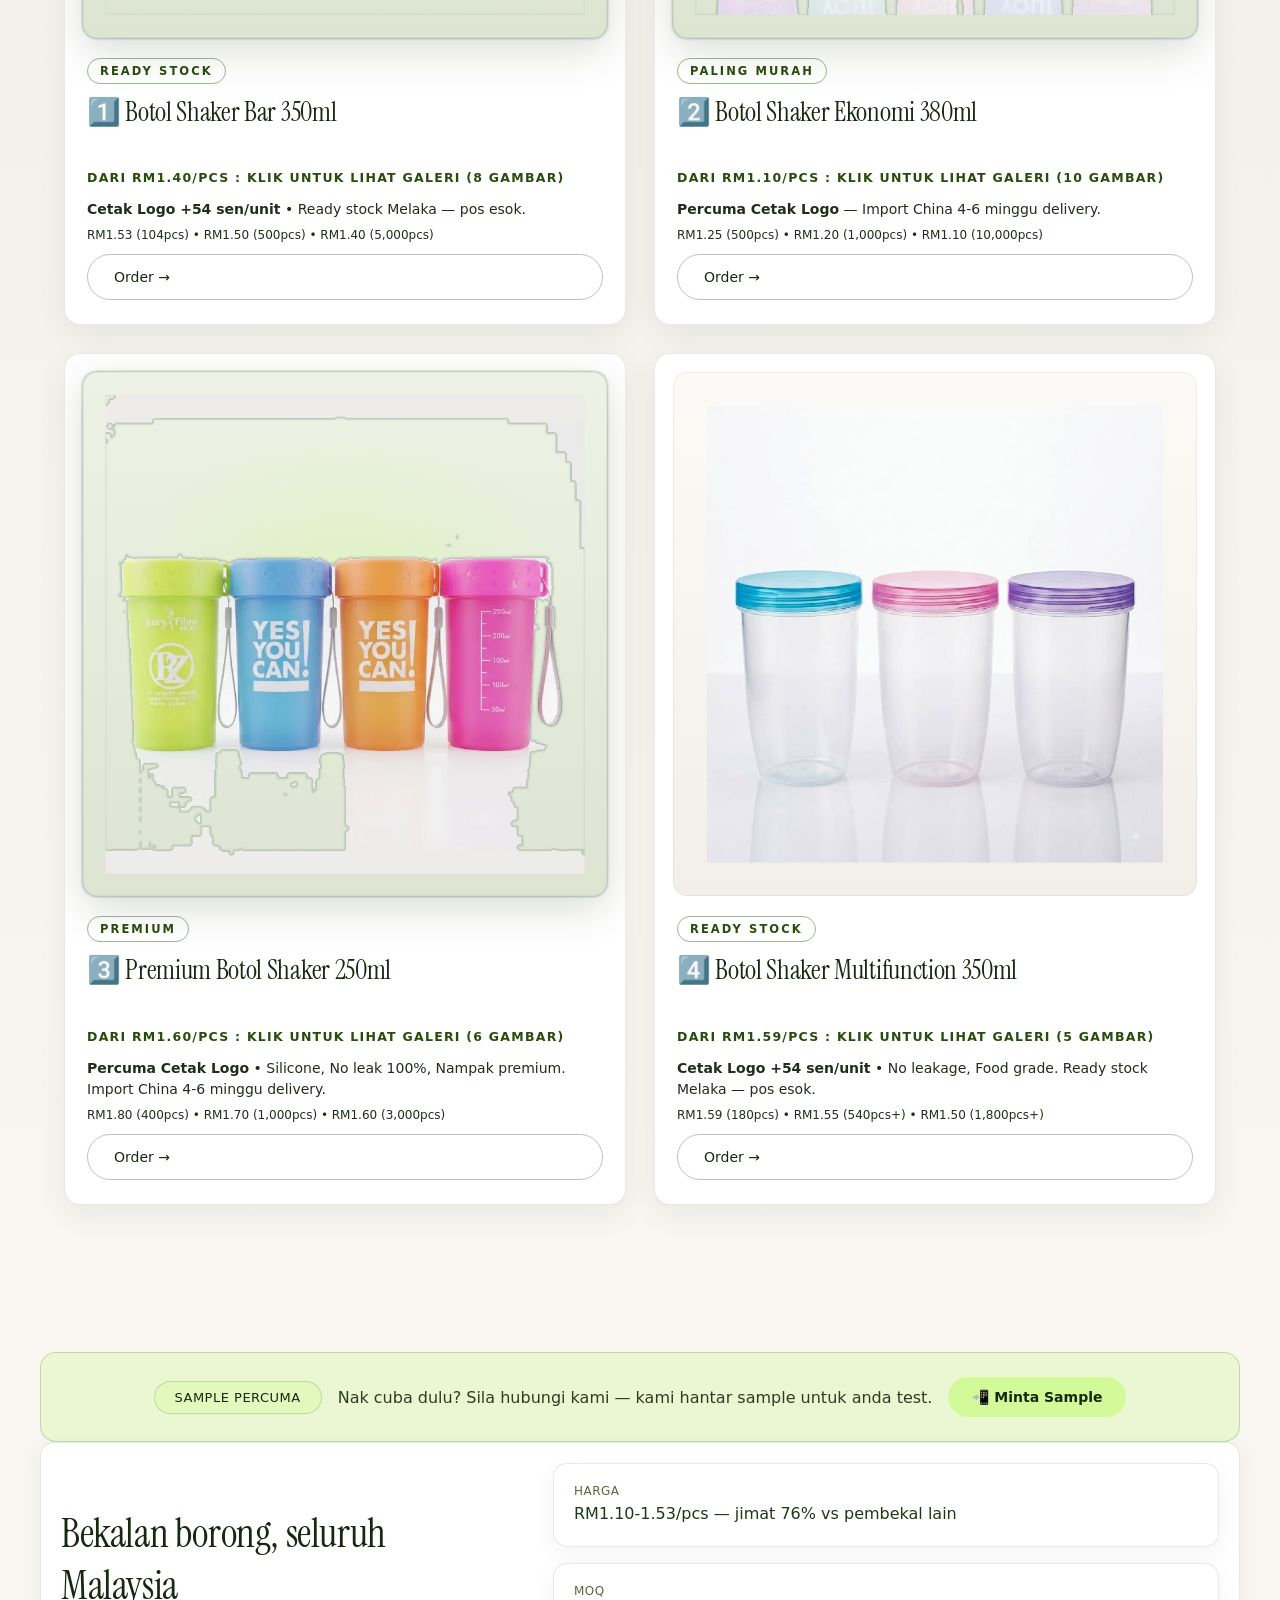
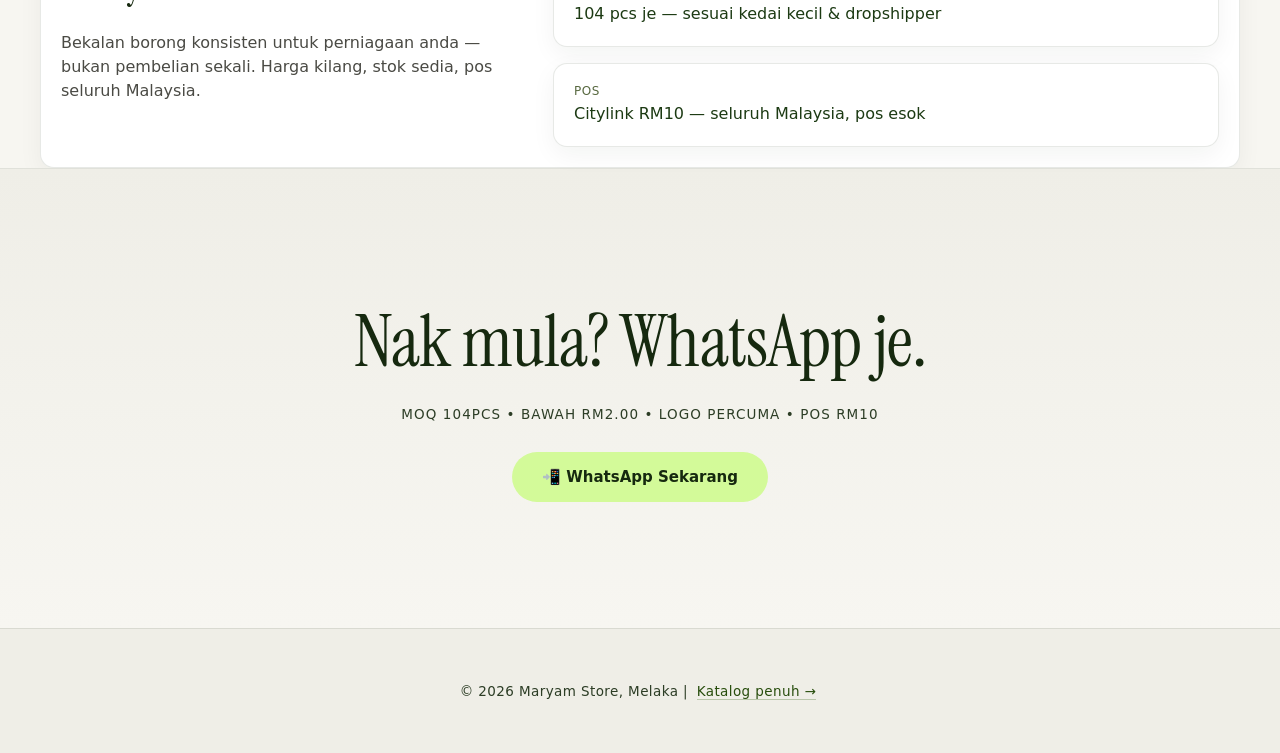
<file: shaker-murah-malaysia.html>
<!DOCTYPE html>
<html lang="ms">
<head>
<meta charset="UTF-8">
<meta name="viewport" content="width=device-width, initial-scale=1">
<title>Botol Shaker Murah Malaysia — Bawah RM2.00</title>
<meta name="description" content="Pembekal Botol Shaker Murah Malaysia untuk B2B (supplement, gym, farmasi, dropship). Bawah RM2.00/pcs, MOQ 104pcs, logo PERCUMA, pos seluruh Malaysia.">
<meta property="og:type" content="website">
<meta property="og:title" content="Botol Shaker Murah Malaysia — Bawah RM2.00, Logo PERCUMA">
<meta property="og:description" content="Pembekal Botol Shaker borong B2B. MOQ 104pcs, logo PERCUMA, ready stock pos esok. Jimat 76% vs pembekal lain.">
<meta property="og:image" content="https://borongshaker.com/images/hero-gudang-full.webp">
<meta property="og:url" content="https://borongshaker.com/shaker-murah-malaysia.html">
<meta property="og:site_name" content="Maryam Store">
<meta name="twitter:card" content="summary_large_image">
<meta name="twitter:title" content="Botol Shaker Murah Malaysia — Bawah RM2.00">
<meta name="twitter:description" content="Pembekal Botol Shaker borong B2B. MOQ 104pcs, logo PERCUMA, pos seluruh Malaysia.">
<meta name="twitter:image" content="https://borongshaker.com/images/hero-gudang-full.webp">

<link rel="canonical" href="https://borongshaker.com/shaker-murah-malaysia.html">
<link rel="icon" href="/favicon.ico">
<script>
/* Meta Pixel — ditunda sehingga halaman selesai dicat.
   Menyekat thread utama sebelum cat pertama = LCP/TBT lebih teruk pada telefon.
   PageView tetap dihantar (pada 'load' + idle), jadi penjejakan iklan tidak hilang. */
(function(){
  function loadPixel(){
    if(window.fbq) return;
    !function(f,b,e,v,n,t,s){if(f.fbq)return;n=f.fbq=function(){n.callMethod?
    n.callMethod.apply(n,arguments):n.queue.push(arguments)};if(!f._fbq)f._fbq=n;
    n.push=n;n.loaded=!0;n.version='2.0';n.queue=[];t=b.createElement(e);t.async=!0;
    t.src=v;s=b.getElementsByTagName(e)[0];s.parentNode.insertBefore(t,s)}(window,
    document,'script','https://connect.facebook.net/en_US/fbevents.js');
    fbq('init','3054577544595377'); fbq('track','PageView');
  }
  if(document.readyState==='complete'){ loadPixel(); return; }
  window.addEventListener('load', function(){
    if('requestIdleCallback' in window){ requestIdleCallback(loadPixel,{timeout:2000}); }
    else { setTimeout(loadPixel,1); }
  });
})();
</script>
<noscript><img height="1" width="1" style="display:none"
src="https://www.facebook.com/tr?id=3054577544595377&ev=PageView&noscript=1"/></noscript>
<!-- End Meta Pixel Code -->
<style>

:root {
  --color-forest-depths: #1c3a13;
  --color-lime-pulse: #d3fa99;
  --color-sage-moss: #9aa883;
  --color-eucalyptus: #698e79;
  --color-snow-white: #fcfcf7;
  --color-warm-stone: #eeeee9;
  --color-pewter: #666666;
  --font-seed: ui-sans-serif, system-ui, -apple-system, "Segoe UI", Roboto, sans-serif;
  --radius-full: 1000px;
  --radius-cards: 16px;
  --page-max: 1200px;
}
* { margin:0; padding:0; box-sizing:border-box; }
body { font-family: var(--font-seed); background: var(--color-snow-white); color: var(--color-forest-depths); -webkit-font-smoothing: antialiased; }

/* NAV — sticky, snow white */
.nav { position: sticky; top:0; background: var(--color-snow-white); padding: 16px 32px; display:flex; align-items:center; justify-content:space-between; z-index:10; }
.nav-brand { font-weight: 500; font-size: 18px; color: var(--color-forest-depths); display:flex; align-items:center; gap:8px; }
.nav-brand .dot { width:8px; height:8px; border-radius:50%; background: var(--color-lime-pulse); display:inline-block; }
.nav-cta { background: var(--color-forest-depths); color: var(--color-snow-white); border:none; border-radius: var(--radius-full); padding: 12px 24px; font-size: 14px; font-weight: 500; cursor:pointer; text-decoration:none; display:inline-block; }

/* HERO — full-bleed photo (design Seed: photograph + left-aligned overlay) */
.hero { position: relative; background: url('images/hero-gudang-full.webp') center/cover no-repeat; padding: 120px 24px; }
.hero::before { content:''; position:absolute; inset:0; background: rgba(28,58,19,0.55); }
.hero-inner { position:relative; z-index:1; max-width: var(--page-max); margin:0 auto; }
.hero h1 { font-size: 48px; font-weight: 350; line-height: 1.1; letter-spacing: -0.72px; margin-bottom: 24px; color: var(--color-snow-white); max-width: 640px; }
.hero p { font-size: 16px; font-weight: 400; line-height: 1.5; color: rgba(22,41,15,.95); margin-bottom: 32px; max-width: 480px; }
.badge { display:inline-block; background: var(--color-lime-pulse); color: var(--color-forest-depths); border-radius: var(--radius-full); padding: 6px 14px; font-size: 12px; font-weight: 500; text-transform: uppercase; letter-spacing: 0.5px; margin-bottom: 20px; }
.btn-primary { background: var(--color-forest-depths); color: var(--color-snow-white); border:none; border-radius: var(--radius-full); padding: 16px 24px; font-size: 16px; font-weight: 400; cursor:pointer; text-decoration:none; display:inline-block; }
.hero-img { width:100%; border-radius: var(--radius-cards); object-fit:cover; }

/* TRUST BAR — warm stone */
.trust { background: var(--color-warm-stone); padding: 24px 32px; display:flex; justify-content:center; gap:48px; flex-wrap:wrap; }
.trust span { font-size: 14px; color: var(--color-forest-depths); font-weight: 400; }

/* PRODUCT — dark section, 2 kad */
.dark { background: var(--color-forest-depths); padding: 64px 24px; }
.dark-wrap { max-width: var(--page-max); margin: 0 auto; }
.dark h2 { color: var(--color-snow-white); font-size: 36px; font-weight: 350; line-height:1.1; letter-spacing:-0.4px; margin-bottom: 12px; }
.dark .sub { color: rgba(22,41,15,.95); font-size: 16px; margin-bottom: 48px; }
.prod-grid { display:grid; grid-template-columns: 1fr 1fr; gap: 16px; }
.prod-card { border-radius: var(--radius-cards); overflow:hidden; }
.prod-card img { width:100%; height:300px; object-fit:contain; display:block; background:var(--color-snow-white); }
.prod-info { padding: 16px; color: var(--color-snow-white); }
.code-pill { display:inline-block; border: 1.5px solid rgba(22,41,15,.95); border-radius: var(--radius-full); padding: 4px 10px; font-size: 12px; font-weight: 500; text-transform: uppercase; letter-spacing: 0.5px; margin-bottom: 8px; }
.prod-name { font-size: 24px; font-weight: 350; margin-bottom: 8px; }
.prod-price { font-size: 12px; font-weight: 500; text-transform: uppercase; letter-spacing: 0.5px; opacity: 0.8; margin-bottom: 16px; }
.btn-ghost { background: transparent; color: var(--color-snow-white); border: 1.5px solid var(--color-snow-white); border-radius: var(--radius-full); padding: 12px 24px; font-size: 14px; cursor:pointer; text-decoration:none; display:inline-block; }

/* FEATURE — light section */
.feature { max-width: var(--page-max); margin: 0 auto; padding: 64px 24px; display:grid; grid-template-columns: 2fr 3fr; gap:48px; align-items:center; }
.feature h2 { font-size: 40px; font-weight: 350; letter-spacing: -0.4px; margin-bottom: 20px; }
.feature p { font-size: 16px; line-height: 1.5; color: var(--color-pewter); }
.feat-points { display:flex; flex-direction:column; gap:16px; }
.feat-point { background: var(--color-warm-stone); border-radius: var(--radius-cards); padding: 16px; }
.feat-point .n { font-size: 12px; font-weight: 500; text-transform: uppercase; letter-spacing:0.5px; color: var(--color-sage-moss); margin-bottom:4px; }
.feat-point p { font-size: 16px; color: var(--color-forest-depths); font-weight:400; }

/* FINAL CTA — dark */
.final { background: var(--color-forest-depths); text-align:center; padding: 96px 24px; }
.final h2 { color: var(--color-snow-white); font-size: 40px; font-weight: 350; letter-spacing: -0.4px; margin-bottom: 16px; }
/* SAMPLE BAR */
.sample-bar { max-width: var(--page-max); margin: 48px auto 0; padding: 24px 32px; background: var(--color-lime-pulse); border-radius: var(--radius-cards); display: flex; align-items: center; justify-content: center; gap: 16px; flex-wrap: wrap; }
.sample-badge { background: var(--color-forest-depths); color: var(--color-snow-white); border-radius: var(--radius-full); padding: 8px 20px; font-size: 13px; font-weight: 500; text-transform: uppercase; letter-spacing: .5px; }
.sample-text { font-size: 16px; color: var(--color-forest-depths); font-weight: 400; margin: 0; }
.sample-btn { background: var(--color-forest-depths); color: var(--color-snow-white); border-radius: var(--radius-full); padding: 12px 24px; font-size: 14px; font-weight: 500; text-decoration: none; display: inline-block; }
.final p { color: rgba(22,41,15,.95); font-size: 16px; margin-bottom: 32px; }
.btn-lime { background: var(--color-lime-pulse); color: var(--color-forest-depths); border:none; border-radius: var(--radius-full); padding: 16px 32px; font-size: 16px; font-weight: 500; cursor:pointer; text-decoration:none; display:inline-block; }

.foot { text-align:center; padding: 32px; font-size: 12px; color: var(--color-pewter); background: var(--color-snow-white); }
@media (max-width: 768px) {
  .hero { padding: 80px 20px; }
  .hero h1 { font-size: 32px; }
  .feature { grid-template-columns: 1fr; }
  .prod-grid { grid-template-columns: 1fr; }
  .trust { gap: 24px; }
}
</style>
<!-- Cloudflare Web Analytics --><script type='module' src='https://static.cloudflareinsights.com/beacon.min.js' data-cf-beacon='{"token": "6c96262fd3b8443f9a3ef1fd775b9cbe"}'></script><!-- End Cloudflare Web Analytics -->
<link rel="preconnect" href="https://fonts.googleapis.com">
<link rel="preconnect" href="https://fonts.gstatic.com" crossorigin>
<link href="https://fonts.googleapis.com/css2?family=Instrument+Serif:ital@0;1&display=swap" rel="stylesheet">
<link rel="stylesheet" href="/sinematik.css">
<script src="/sinematik.js" defer></script>
</head>
<body>

<nav class="nav">
  <div class="nav-brand"><img src="images/logo.png" alt="Maryam Store" width="28" height="28" style="border-radius:6px"> Maryam Store</div>
  <a class="nav-cta" href="https://wa.me/60176055349?text=Assalamualaikum%2C%20saya%20nak%20order%20botol shaker%20borong">Get Started</a>
</nav>

<section class="hero">
  <div class="hero-inner">
    <span class="badge">Borong B2B Malaysia</span>
    <h1>Botol Shaker Murah Malaysia. Untuk perniagaan anda.</h1>
    <a class="btn-primary" href="https://wa.me/60176055349?text=Assalamualaikum%2C%20saya%20nak%20order%20botol shaker%20borong">📲 WhatsApp Sekarang</a>
  </div>
</section>

<div class="trust">
  <span>✅ 100+ peniaga</span>
  <span>⭐ 8/10 repeat buyer</span>
  <span>🚚 Pos RM10</span>
  <span>🏷️ Logo PERCUMA</span>
</div>

<section class="dark">
  <div class="dark-wrap">
    <h2>Pilih Botol Shaker anda</h2>
    <p class="sub">Dua pilihan paling laris — harga kilang terus.</p>
    <div class="prod-grid">
      <div class="prod-card" onclick="openGal(0)" style="cursor:pointer">
        <img class="cut" src="images/cine/Shaker-Bar-350-ml-1786524559-af0337.webp" alt="Botol Shaker Bar 350ml - ready stock Melaka">
        <div class="prod-info">
          <span class="code-pill">READY STOCK</span>
          <div class="prod-name">1️⃣ Botol Shaker Bar 350ml</div>
          <div class="prod-price">Dari RM1.40/pcs : klik untuk lihat galeri (8 gambar)</div>
          <p style="color:rgba(22,41,15,.97);font-size:14px;line-height:1.5;margin-bottom:8px"><strong>Cetak Logo +54 sen/unit</strong> • Ready stock Melaka — pos esok.</p>
          <p style="color:rgba(22,41,15,.97);font-size:12px;margin-bottom:12px">RM1.53 (104pcs) • RM1.50 (500pcs) • RM1.40 (5,000pcs)</p>
          <a class="btn-ghost" href="https://wa.me/60176055349?text=Assalamualaikum%2C%20saya%20nak%20order%20-%20Botol%20Shaker%20Bar%20350ml">Order →</a>
                  </div>
      </div>
      <div class="prod-card" onclick="openGal(1)" style="cursor:pointer">
        <img class="cut" src="images/cine/Gemini_Generated_Image_w65zl7w65zl7w65z-1786516824-864160.webp" alt="Botol Shaker Ekonomi 380ml - harga ekonomi">
        <div class="prod-info">
          <span class="code-pill">PALING MURAH</span>
          <div class="prod-name">2️⃣ Botol Shaker Ekonomi 380ml</div>
          <div class="prod-price">Dari RM1.10/pcs : klik untuk lihat galeri (10 gambar)</div>
          <p style="color:rgba(22,41,15,.97);font-size:14px;line-height:1.5;margin-bottom:8px"><strong>Percuma Cetak Logo</strong> — Import China 4-6 minggu delivery.</p>
          <p style="color:rgba(22,41,15,.97);font-size:12px;margin-bottom:12px">RM1.25 (500pcs) • RM1.20 (1,000pcs) • RM1.10 (10,000pcs)</p>
          <a class="btn-ghost" href="https://wa.me/60176055349?text=Assalamualaikum%2C%20saya%20nak%20order%20-%20Botol%20Shaker%20Ekonomi%20380ml">Order →</a>
                  </div>
      </div>
      <div class="prod-card" onclick="openGal(2)" style="cursor:pointer">
        <img class="cut" src="images/cine/Untitled-design-11-1786514979-c18e01.webp" alt="Premium Botol Shaker 250ml anti bocor">
        <div class="prod-info">
          <span class="code-pill">PREMIUM</span>
          <div class="prod-name">3️⃣ Premium Botol Shaker 250ml</div>
          <div class="prod-price">Dari RM1.60/pcs : klik untuk lihat galeri (6 gambar)</div>
          <p style="color:rgba(22,41,15,.97);font-size:14px;line-height:1.5;margin-bottom:8px"><strong>Percuma Cetak Logo</strong> • Silicone, No leak 100%, Nampak premium. Import China 4-6 minggu delivery.</p>
          <p style="color:rgba(22,41,15,.97);font-size:12px;margin-bottom:12px">RM1.80 (400pcs) • RM1.70 (1,000pcs) • RM1.60 (3,000pcs)</p>
          <a class="btn-ghost" href="https://wa.me/60176055349?text=Assalamualaikum%2C%20saya%20nak%20order%20-%20Premium%20Botol%20Shaker%20250ml">Order →</a>
        </div>
      </div>
      <div class="prod-card" onclick="openGal(3)" style="cursor:pointer">
        <img src="images/shaker-multi-cover.jpg" alt="Botol Shaker Multifunction 350ml no leakage">
        <div class="prod-info">
          <span class="code-pill">READY STOCK</span>
          <div class="prod-name">4️⃣ Botol Shaker Multifunction 350ml</div>
          <div class="prod-price">Dari RM1.59/pcs : klik untuk lihat galeri (5 gambar)</div>
          <p style="color:rgba(22,41,15,.97);font-size:14px;line-height:1.5;margin-bottom:8px"><strong>Cetak Logo +54 sen/unit</strong> • No leakage, Food grade. Ready stock Melaka — pos esok.</p>
          <p style="color:rgba(22,41,15,.97);font-size:12px;margin-bottom:12px">RM1.59 (180pcs) • RM1.55 (540pcs+) • RM1.50 (1,800pcs+)</p>
          <a class="btn-ghost" href="https://wa.me/60176055349?text=Assalamualaikum%2C%20saya%20nak%20order%20-%20Botol%20Shaker%20Multifunction%20350ml">Order →</a>
        </div>
      </div>
    </div>
  </div>
</section>

<div class="sample-bar">
  <span class="sample-badge">SAMPLE PERCUMA</span>
  <p class="sample-text">Nak cuba dulu? Sila hubungi kami — kami hantar sample untuk anda test.</p>
  <a class="sample-btn" href="https://wa.me/60176055349?text=Assalamualaikum%2C%20saya%20nak%20minta%20sample%20percuma">📲 Minta Sample</a>
</div>

<section class="feature">
  <div>
    <h2>Bekalan borong, seluruh Malaysia</h2>
    <p>Bekalan borong konsisten untuk perniagaan anda — bukan pembelian sekali. Harga kilang, stok sedia, pos seluruh Malaysia.</p>
  </div>
  <div class="feat-points">
    <div class="feat-point"><div class="n">Harga</div><p>RM1.10-1.53/pcs — jimat 76% vs pembekal lain</p></div>
    <div class="feat-point"><div class="n">MOQ</div><p>104 pcs je — sesuai kedai kecil &amp; dropshipper</p></div>
    <div class="feat-point"><div class="n">Pos</div><p>Citylink RM10 — seluruh Malaysia, pos esok</p></div>
  </div>
</section>

<section class="final">
  <h2>Nak mula? WhatsApp je.</h2>
  <p>MOQ 104pcs • Bawah RM2.00 • Logo PERCUMA • Pos RM10</p>
  <a class="btn-lime" href="https://wa.me/60176055349?text=Assalamualaikum%2C%20saya%20nak%20order%20botol shaker%20borong">📲 WhatsApp Sekarang</a>
</section>

<script type="application/ld+json">
{"@context": "https://schema.org", "@graph": [{"@type": "LocalBusiness", "name": "Maryam Store", "url": "https://borongshaker.com", "telephone": "+60-17-605-5349", "address": {"@type": "PostalAddress", "streetAddress": "No 6, Jalan Meranti 2/1, Taman Merdeka", "addressLocality": "Batu Berendam", "addressRegion": "Melaka", "postalCode": "75350", "addressCountry": "MY"}, "openingHoursSpecification": [{"@type": "OpeningHoursSpecification", "dayOfWeek": ["Monday", "Tuesday", "Wednesday", "Thursday", "Friday"], "opens": "09:00", "closes": "17:30"}, {"@type": "OpeningHoursSpecification", "dayOfWeek": "Saturday", "opens": "09:00", "closes": "12:00"}]}, {"@type": "Service", "name": "Botol Shaker Murah Borong", "serviceType": "Pembekal Botol Shaker borong murah", "description": "Botol Shaker borong bawah RM2.00/pcs. MOQ 104pcs, logo PERCUMA, ready stock Melaka.", "provider": {"@type": "LocalBusiness", "name": "Maryam Store"}, "areaServed": "MY"}]}
</script>

<script>
// Meta Pixel: track WhatsApp click sebagai Lead
document.addEventListener('click', function(e) {
  var el = e.target.closest ? e.target.closest('a') : null;
  if (!el) return;
  var href = el.getAttribute('href') || '';
  if (href.indexOf('wa.me') !== -1) {
    if (typeof fbq === 'function') {
      fbq('track', 'Lead', {content_name: 'WhatsApp Click'});
    }
  }
});
</script>

<p class="foot">© 2026 Maryam Store, Melaka | <a href="https://borongshaker.com" style="color:var(--cine-accent)">Katalog penuh →</a></p>

<!-- MODAL GALERI -->
<div class="modal" id="modal" onclick="if(event.target===this)closeGal()">
  <div class="modal-box">
    <button class="modal-x" onclick="closeGal()">✕</button>
    <img class="modal-img" id="mImg" alt="Produk">
    <div class="modal-strip" id="mStrip"></div>
    <h3 id="mName"></h3>
    <p class="modal-price" id="mPrice"></p>
    <a class="morder" id="mOrder" target="_blank" rel="noopener">💬 Order WhatsApp</a>
  </div>
</div>

<script>
const GAL = [
  { nama: "Botol Shaker Bar 350ml - Ready Stock Melaka, Pos Segera",
    ringkas: "Botol Shaker Bar 350ml",
    harga: "Dari RM1.40/pcs",
    imgs: ["images/cine/Shaker-Bar-350-ml-1786524559-af0337.webp","images/covers/1.webp","images/2-1786515006-73d61f.webp","images/shaker-transparent-350.webp","images/photo_2026-08-11_11-53-41.webp","images/photo_2026-08-11_11-53-35.webp","images/shaker-warna-2.webp","images/shaker-warna-1.webp"] },
  { nama: "Botol Shaker Ekonomi 380ml - Free Logo Printing Borong",
    ringkas: "Botol Shaker Ekonomi 380ml",
    harga: "Dari RM1.10/pcs",
    imgs: ["images/cine/Gemini_Generated_Image_w65zl7w65zl7w65z-1786516824-864160.webp","images/photo_2026-08-11_12-13-57.webp","images/6.webp","images/7.webp","images/8.webp","images/photo_2026-08-11_12-14-01.webp","images/OCTaIeLjSldtJi8Fsv73LRxHHUjvsrsatTuZVRCn.webp","images/bXwKYBcT0dpSQYLmkaOxTWsdD66C9WsQtzSJTzpN.webp","images/photo_2026-08-11_12-14-05.webp","images/shaker-ekonomi-bulk.webp"] },
  { nama: "Premium Botol Shaker 250ml Anti-Bocor - Silicone, Custom Logo",
    ringkas: "Premium Botol Shaker 250ml",
    harga: "Dari RM1.60/pcs",
    imgs: ["images/cine/Untitled-design-11-1786514979-c18e01.webp","images/2.webp","images/premium-250-1.webp","images/premium-250-2.webp","images/premium-250-3.webp","images/premium-shaker-250.webp"] },
  { nama: "Botol Shaker Multifunction 350ml - No Leakage, Ready Stock Melaka",
    ringkas: "Botol Shaker Multifunction 350ml",
    harga: "Dari RM1.59/pcs",
    imgs: ["images/shaker-multi-cover.jpg","images/shaker-multi-4.jpg","images/shaker-multi-1.jpg","images/shaker-multi-2.jpg","images/shaker-multi-3.jpg"] }
];
let cur = 0, gi = 0;

function openGal(i){
  cur = i; gi = 0;
  renderModal();
  document.getElementById("modal").classList.add("open");
  document.body.style.overflow = "hidden";
}
function closeGal(){
  document.getElementById("modal").classList.remove("open");
  document.body.style.overflow = "";
}
function renderModal(){
  const g = GAL[cur];
  document.getElementById("mImg").src = g.imgs[gi];
  document.getElementById("mName").textContent = g.ringkas + " — " + g.harga;
  document.getElementById("mOrder").href = "https://wa.me/60176055349?text=" + encodeURIComponent("Assalamualaikum, saya nak order - " + g.nama + " - berapa harga borong?");
  document.getElementById("mStrip").innerHTML = g.imgs.map((s, i) =>
    `<img src="${s}" class="${i===gi?'act':''}" onclick="event.stopPropagation();gi=${i};renderModal()" alt="gambar ${i+1}">`).join("");
}
</script>

<style>
.modal { display:none; position:fixed; inset:0; background:rgba(28,58,19,0.9); z-index:100; padding:20px; overflow-y:auto; }
.modal.open { display:flex; align-items:center; justify-content:center; }
.modal-box { background:var(--color-snow-white); border-radius:16px; max-width:720px; width:100%; padding:16px; position:relative; }
.modal-x { position:absolute; top:12px; right:12px; background:none; border:none; font-size:20px; cursor:pointer; color:var(--color-forest-depths); z-index:2; }
.modal-img { width:100%; max-height:60vh; object-fit:contain; border-radius:16px; }
.modal-strip { display:flex; gap:8px; overflow-x:auto; padding:12px 0; }
.modal-strip img { width:64px; height:64px; object-fit:cover; border-radius:8px; cursor:pointer; opacity:0.6; }
.modal-strip img.act { opacity:1; border:2px solid var(--color-forest-depths); }
#mName { font-size:20px; font-weight:350; color:var(--color-forest-depths); margin:8px 0 4px; }
.modal-price { font-size:14px; color:var(--color-pewter); margin-bottom:12px; }
.morder { display:inline-block; background:var(--color-forest-depths); color:var(--color-snow-white); border-radius:1000px; padding:12px 24px; text-decoration:none; font-size:14px; }

/* ═══════════════ AKSESIBILITI (WCAG 2.2 AA) ═══════════════ */
/* Fokus jelas untuk pengguna papan kekunci (WCAG 2.4.7) */
:focus-visible{outline:3px solid #274d0c;outline-offset:3px;border-radius:8px}
a:focus-visible,button:focus-visible,input:focus-visible,select:focus-visible,textarea:focus-visible,.btn:focus-visible,.ncta:focus-visible,.morder:focus-visible,.fab:focus-visible{outline:3px solid #274d0c;outline-offset:3px}
/* Jangan buang outline tanpa pengganti */
*:focus{outline-color:#274d0c}
/* Sasaran sentuh >=44px (WCAG 2.5.8) */
.nlinks a,.btn,.ncta,.morder,.fab,button{min-height:44px;min-width:44px}
.nlinks a{display:inline-flex;align-items:center}
/* Teks pembaca skrin sahaja */
.sr-only{position:absolute;width:1px;height:1px;padding:0;margin:-1px;overflow:hidden;clip:rect(0,0,0,0);white-space:nowrap;border:0}
/* Hormati prefers-reduced-motion (melengkapi yang sedia ada) */
@media (prefers-reduced-motion: reduce){
  *,*::before,*::after{animation-duration:.01ms!important;animation-iteration-count:1!important;transition-duration:.01ms!important;scroll-behavior:auto!important}
}

/* Pautan pengaki: sasaran sentuh cukup besar (WCAG 2.5.8, min 24px) */
footer a,.cred-col a,.cred-links a,.cred-grid a{display:inline-block;min-height:24px;padding:4px 0;line-height:1.5}
/* Pautan hubungi (telefon/e-mel): 44px — pelanggan menelefon dari telefon */
footer a[href^="tel:"],footer a[href^="mailto:"]{display:inline-flex;align-items:center;min-height:44px;padding:6px 0}
</style>
</body>
</html>
</file>
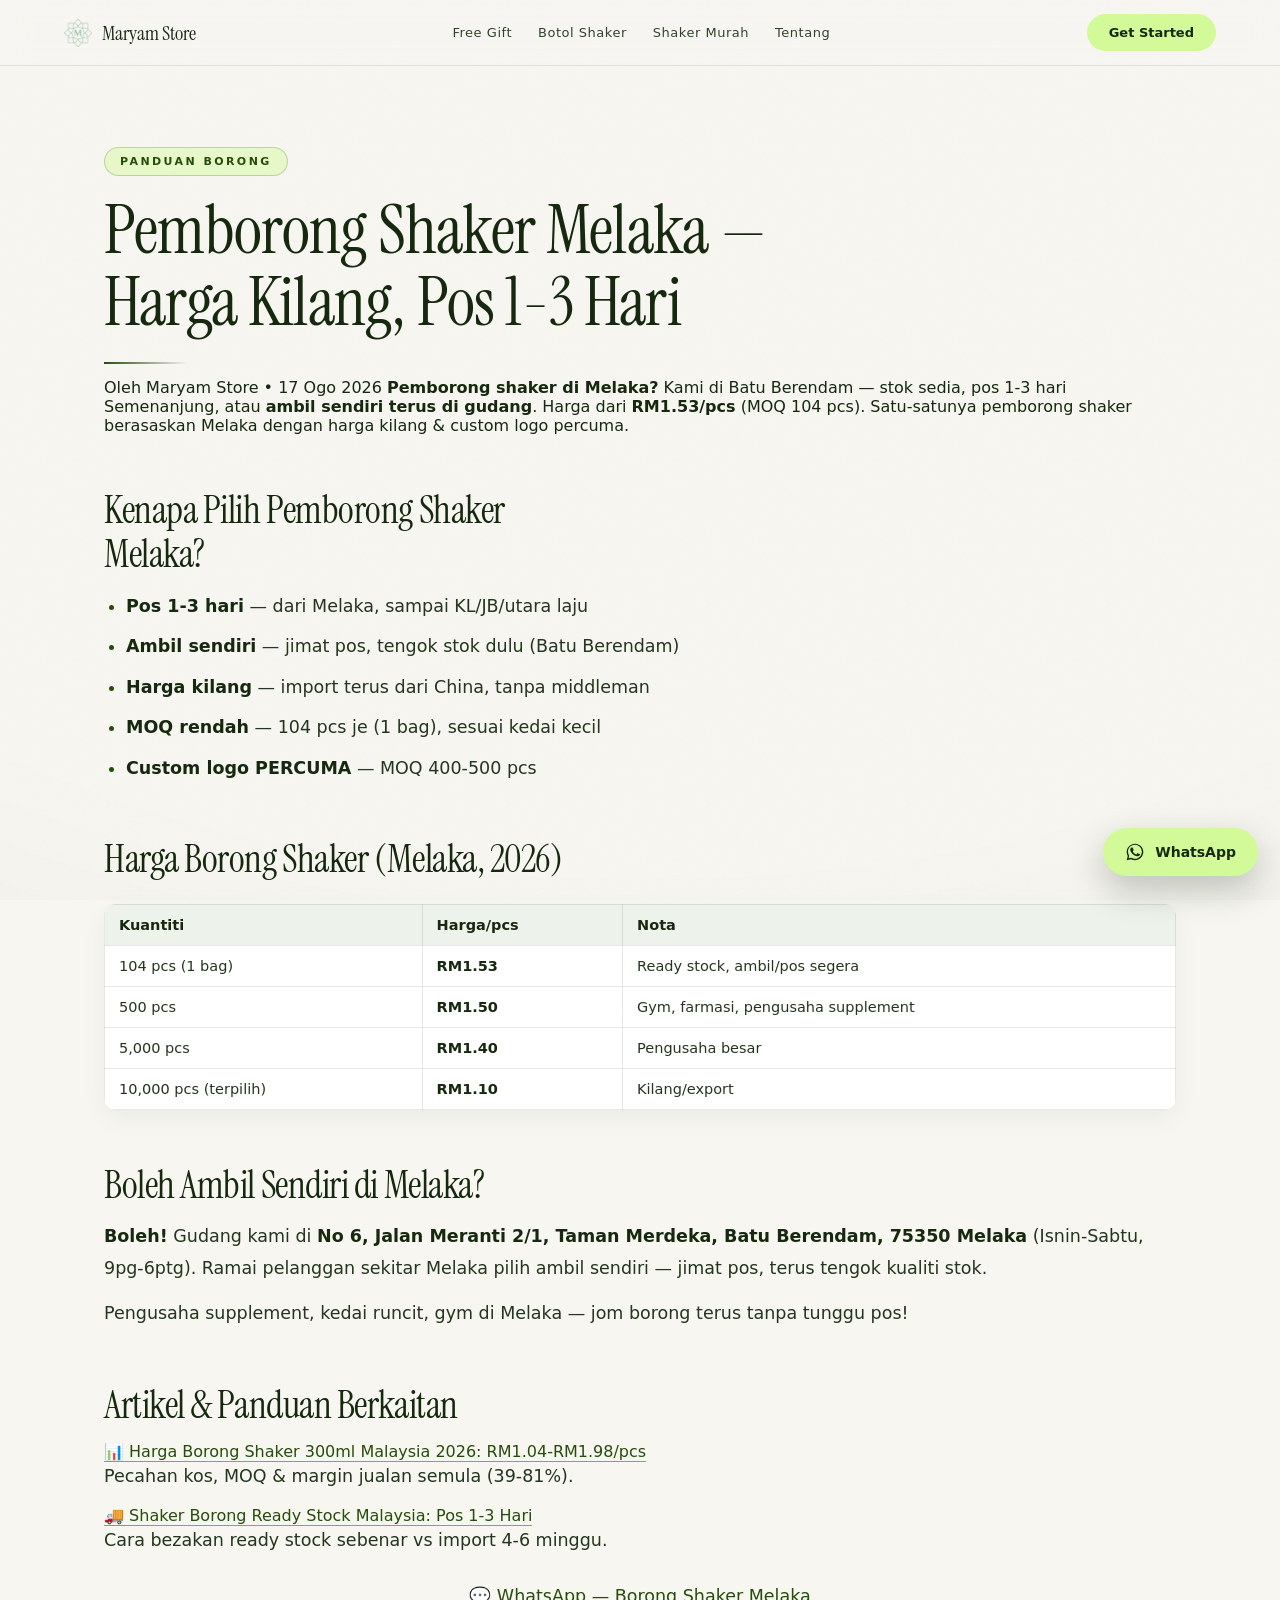
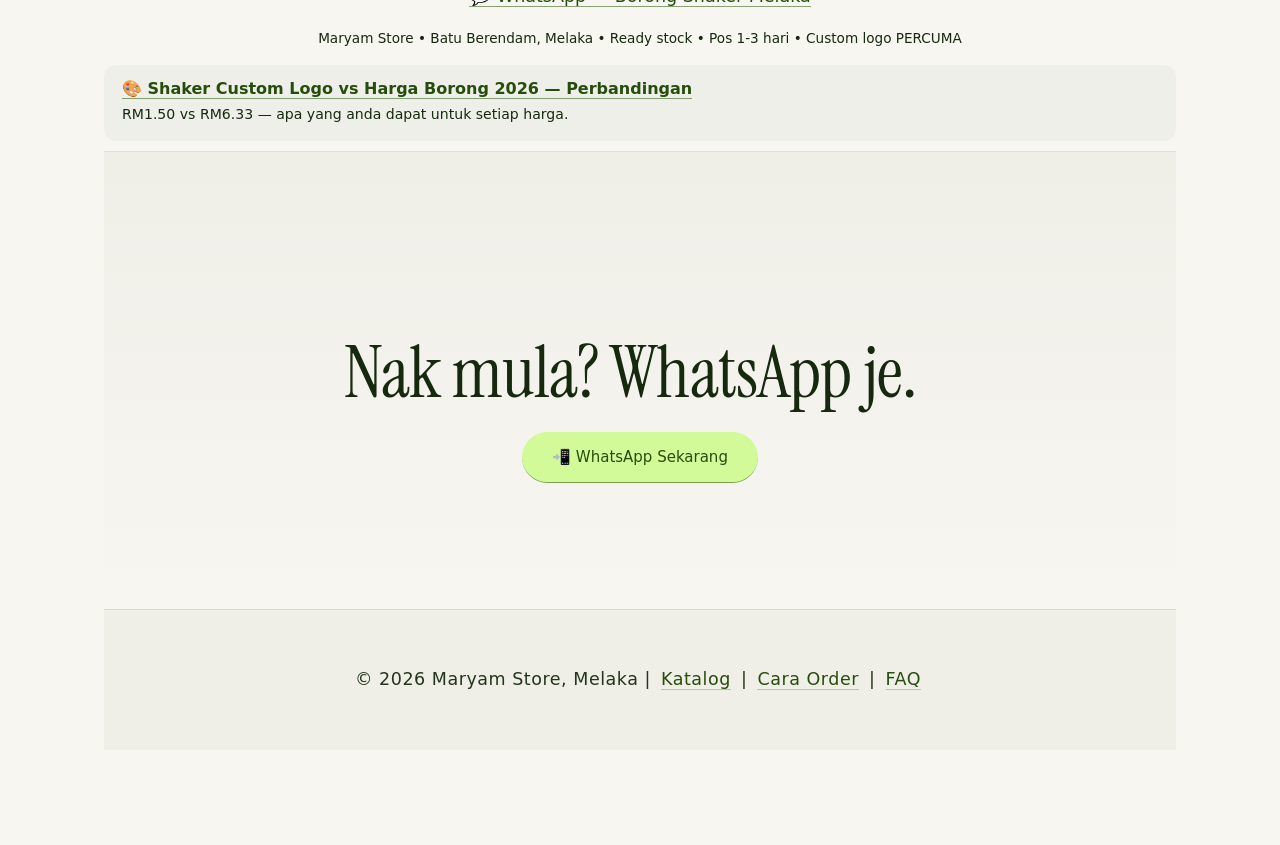
<file: shaker-murah-melaka.html>
<!DOCTYPE html>
<html lang="ms">
<head>
<meta charset="UTF-8">
<meta name="viewport" content="width=device-width, initial-scale=1">
<title>Pemborong Botol Shaker Melaka — Harga Kilang, Pos 1-3 Hari</title>
<meta name="description" content="Pemborong botol shaker di Melaka (Batu Berendam). Harga kilang bawah RM2.00/pcs, MOQ 104pcs, pos 1-3 hari seluruh Malaysia. Ambil sendiri pun boleh.">
<link rel="canonical" href="https://borongshaker.com/shaker-murah-melaka.html">
<link rel="icon" href="/favicon.ico">
<script>
/* Meta Pixel — ditunda sehingga halaman selesai dicat.
   Menyekat thread utama sebelum cat pertama = LCP/TBT lebih teruk pada telefon.
   PageView tetap dihantar (pada 'load' + idle), jadi penjejakan iklan tidak hilang. */
(function(){
  function loadPixel(){
    if(window.fbq) return;
    !function(f,b,e,v,n,t,s){if(f.fbq)return;n=f.fbq=function(){n.callMethod?
    n.callMethod.apply(n,arguments):n.queue.push(arguments)};if(!f._fbq)f._fbq=n;
    n.push=n;n.loaded=!0;n.version='2.0';n.queue=[];t=b.createElement(e);t.async=!0;
    t.src=v;s=b.getElementsByTagName(e)[0];s.parentNode.insertBefore(t,s)}(window,
    document,'script','https://connect.facebook.net/en_US/fbevents.js');
    fbq('init','3054577544595377'); fbq('track','PageView');
  }
  if(document.readyState==='complete'){ loadPixel(); return; }
  window.addEventListener('load', function(){
    if('requestIdleCallback' in window){ requestIdleCallback(loadPixel,{timeout:2000}); }
    else { setTimeout(loadPixel,1); }
  });
})();
</script>
<noscript><img height="1" width="1" style="display:none"
src="https://www.facebook.com/tr?id=3054577544595377&ev=PageView&noscript=1"/></noscript>
<style>

:root { --color-forest-depths:#1c3a13; --color-lime-pulse:#d3fa99; --color-sage-moss:#9aa883; --color-snow-white:#fcfcf7; --color-warm-stone:#eeeee9; --color-pewter:#666666; --font-seed:ui-sans-serif,system-ui,-apple-system,"Segoe UI",Roboto,sans-serif; --radius-full:1000px; --radius-cards:16px; --page-max:1200px; }
* { margin:0; padding:0; box-sizing:border-box; }
body { font-family:var(--font-seed); background:var(--color-snow-white); color:var(--color-forest-depths); -webkit-font-smoothing:antialiased; }
.nav { position:sticky; top:0; background:var(--color-snow-white); padding:16px 32px; display:flex; align-items:center; justify-content:space-between; z-index:10; }
.nav-links { display:flex; gap:24px; align-items:center; }
.nav-links a { color:var(--color-forest-depths); text-decoration:none; font-size:14px; }
.nav-brand { font-weight:500; font-size:18px; display:flex; align-items:center; gap:8px; }
.nav-brand img { border-radius:6px; }
.nav-cta { background:var(--color-forest-depths); color:var(--color-snow-white); border:none; border-radius:var(--radius-full); padding:12px 24px; font-size:14px; font-weight:500; cursor:pointer; text-decoration:none; display:inline-block; }
.wrap { max-width:var(--page-max); margin:0 auto; padding:64px 24px; }
.wrap h1 { font-size:40px; font-weight:350; letter-spacing:-0.4px; margin-bottom:24px; }
.wrap h2 { font-size:24px; font-weight:350; margin:32px 0 12px; color:var(--color-forest-depths); }
.wrap p { font-size:16px; line-height:1.6; color:rgba(22,41,15,.97); margin-bottom:14px; }
.wrap ul { padding-left:20px; margin-bottom:16px; }
.wrap li { font-size:16px; line-height:1.6; color:rgba(22,41,15,.97); margin-bottom:8px; }
.wrap table { width:100%; border-collapse:collapse; font-size:14px; margin:16px 0; background:var(--color-warm-stone); border-radius:12px; overflow:hidden; }
.wrap th { background:var(--color-forest-depths); color:var(--color-snow-white); padding:10px 12px; text-align:left; font-weight:500; }
.wrap td { padding:10px 12px; border-top:1px solid rgba(28,58,19,0.1); }
.wrap img { max-width:100%; border-radius:var(--radius-cards); margin:16px 0; }
.badge { display:inline-block; background:var(--color-lime-pulse); color:var(--color-forest-depths); border-radius:var(--radius-full); padding:6px 14px; font-size:12px; font-weight:500; text-transform:uppercase; letter-spacing:.5px; margin-bottom:16px; }
.final { background:var(--color-forest-depths); text-align:center; padding:80px 24px; }
.final h2 { color:var(--color-snow-white); font-size:36px; font-weight:350; margin-bottom:16px; }
.btn-lime { background:var(--color-lime-pulse); color:var(--color-forest-depths); border:none; border-radius:var(--radius-full); padding:16px 32px; font-size:16px; font-weight:500; cursor:pointer; text-decoration:none; display:inline-block; }
.foot { text-align:center; padding:32px; font-size:12px; color:var(--color-pewter); background:var(--color-snow-white); }
.foot a { color:var(--cine-accent); }
@media (max-width:768px) { .nav-links { display:none; } .wrap { padding:40px 20px; } }

/* ═══════════════ AKSESIBILITI (WCAG 2.2 AA) ═══════════════ */
/* Fokus jelas untuk pengguna papan kekunci (WCAG 2.4.7) */
:focus-visible{outline:3px solid #274d0c;outline-offset:3px;border-radius:8px}
a:focus-visible,button:focus-visible,input:focus-visible,select:focus-visible,textarea:focus-visible,.btn:focus-visible,.ncta:focus-visible,.morder:focus-visible,.fab:focus-visible{outline:3px solid #274d0c;outline-offset:3px}
/* Jangan buang outline tanpa pengganti */
*:focus{outline-color:#274d0c}
/* Sasaran sentuh >=44px (WCAG 2.5.8) */
.nlinks a,.btn,.ncta,.morder,.fab,button{min-height:44px;min-width:44px}
.nlinks a{display:inline-flex;align-items:center}
/* Teks pembaca skrin sahaja */
.sr-only{position:absolute;width:1px;height:1px;padding:0;margin:-1px;overflow:hidden;clip:rect(0,0,0,0);white-space:nowrap;border:0}
/* Hormati prefers-reduced-motion (melengkapi yang sedia ada) */
@media (prefers-reduced-motion: reduce){
  *,*::before,*::after{animation-duration:.01ms!important;animation-iteration-count:1!important;transition-duration:.01ms!important;scroll-behavior:auto!important}
}

/* Pautan pengaki: sasaran sentuh cukup besar (WCAG 2.5.8, min 24px) */
footer a,.cred-col a,.cred-links a,.cred-grid a{display:inline-block;min-height:24px;padding:4px 0;line-height:1.5}
/* Pautan hubungi (telefon/e-mel): 44px — pelanggan menelefon dari telefon */
footer a[href^="tel:"],footer a[href^="mailto:"]{display:inline-flex;align-items:center;min-height:44px;padding:6px 0}
</style>
<!-- Cloudflare Web Analytics --><script type='module' src='https://static.cloudflareinsights.com/beacon.min.js' data-cf-beacon='{"token": "6c96262fd3b8443f9a3ef1fd775b9cbe"}'></script><!-- End Cloudflare Web Analytics -->
<link rel="preconnect" href="https://fonts.googleapis.com">
<link rel="preconnect" href="https://fonts.gstatic.com" crossorigin>
<link href="https://fonts.googleapis.com/css2?family=Instrument+Serif:ital@0;1&display=swap" rel="stylesheet">
<link rel="stylesheet" href="/sinematik.css">
<script src="/sinematik.js" defer></script>
</head>
<body>
<nav class="nav">
  <div class="nav-brand"><img src="images/logo.png" alt="Maryam Store" width="28" height="28"> Maryam Store</div>
  <div class="nav-links">
    <a href="supplement.html">Free Gift</a>
    <a href="botol-shaker-malaysia.html">Botol Shaker</a>
    <a href="shaker-murah-malaysia.html">Shaker Murah</a>
    <a href="tentang-kami.html">Tentang</a>
  </div>
  <a class="nav-cta" href="https://wa.me/60176055349?text=Assalamualaikum%2C%20saya%20nak%20order%20borong">Get Started</a>
</nav>
<div class="wrap">
<span class="badge">Panduan Borong</span>

<h1>Pemborong Shaker Melaka — Harga Kilang, Pos 1-3 Hari</h1>
Oleh Maryam Store &bull; 17 Ogo 2026

<b>Pemborong shaker di Melaka?</b> Kami di Batu Berendam — stok sedia, pos 1-3 hari Semenanjung, atau <b>ambil sendiri terus di gudang</b>. Harga dari <b>RM1.53/pcs</b> (MOQ 104 pcs). Satu-satunya pemborong shaker berasaskan Melaka dengan harga kilang & custom logo percuma.

<h2>Kenapa Pilih Pemborong Shaker Melaka?</h2>
<ul>
<li><b>Pos 1-3 hari</b> — dari Melaka, sampai KL/JB/utara laju</li>
<li><b>Ambil sendiri</b> — jimat pos, tengok stok dulu (Batu Berendam)</li>
<li><b>Harga kilang</b> — import terus dari China, tanpa middleman</li>
<li><b>MOQ rendah</b> — 104 pcs je (1 bag), sesuai kedai kecil</li>
<li><b>Custom logo PERCUMA</b> — MOQ 400-500 pcs</li>
</ul>

<h2>Harga Borong Shaker (Melaka, 2026)</h2>
<table>
<tr><th>Kuantiti</th><th>Harga/pcs</th><th>Nota</th></tr>
<tr><td>104 pcs (1 bag)</td><td><b>RM1.53</b></td><td>Ready stock, ambil/pos segera</td></tr>
<tr><td>500 pcs</td><td><b>RM1.50</b></td><td>Gym, farmasi, pengusaha supplement</td></tr>
<tr><td>5,000 pcs</td><td><b>RM1.40</b></td><td>Pengusaha besar</td></tr>
<tr><td>10,000 pcs (terpilih)</td><td><b>RM1.10</b></td><td>Kilang/export</td></tr>
</table>

<h2>Boleh Ambil Sendiri di Melaka?</h2>
<p><b>Boleh!</b> Gudang kami di <b>No 6, Jalan Meranti 2/1, Taman Merdeka, Batu Berendam, 75350 Melaka</b> (Isnin-Sabtu, 9pg-6ptg). Ramai pelanggan sekitar Melaka pilih ambil sendiri — jimat pos, terus tengok kualiti stok.</p>
<p>Pengusaha supplement, kedai runcit, gym di Melaka — jom borong terus tanpa tunggu pos!</p>

<h2>Artikel & Panduan Berkaitan</h2>

  <a href="harga-borong-shaker-2026.html">📊 Harga Borong Shaker 300ml Malaysia 2026: RM1.04-RM1.98/pcs</a>
  <p>Pecahan kos, MOQ & margin jualan semula (39-81%).</p>

  <a href="shaker-borong-ready-stock-malaysia.html">🚚 Shaker Borong Ready Stock Malaysia: Pos 1-3 Hari</a>
  <p>Cara bezakan ready stock sebenar vs import 4-6 minggu.</p>

<p style="text-align:center;margin-top:24px">
<a class="btn-wa" href="https://wa.me/60176055349?text=Hai%20Maryam%20Store%2C%20saya%20nak%20borong%20shaker%20di%20Melaka">💬 WhatsApp — Borong Shaker Melaka</a>
</p>
<p style="text-align:center;color:var(--muted);font-size:.85rem">Maryam Store &bull; Batu Berendam, Melaka &bull; Ready stock &bull; Pos 1-3 hari &bull; Custom logo PERCUMA</p>

<div style="background:rgba(22,41,15,.03);border:1px solid var(--line);border-radius:12px;padding:14px 18px;margin:10px 0">
  <a href="shaker-custom-logo-harga-2026.html" style="color:var(--cine-accent);text-decoration:none;font-weight:700">🎨 Shaker Custom Logo vs Harga Borong 2026 — Perbandingan</a>
  <p style="color:var(--muted);font-size:.88rem;margin:4px 0 0">RM1.50 vs RM6.33 — apa yang anda dapat untuk setiap harga.</p>
</div>
<script type="application/ld+json">
{"@context": "https://schema.org", "@graph": [{"@type": "LocalBusiness", "name": "Maryam Store", "url": "https://borongshaker.com", "telephone": "+60-17-605-5349", "address": {"@type": "PostalAddress", "streetAddress": "No 6, Jalan Meranti 2/1, Taman Merdeka", "addressLocality": "Batu Berendam", "addressRegion": "Melaka", "postalCode": "75350", "addressCountry": "MY"}, "openingHoursSpecification": [{"@type": "OpeningHoursSpecification", "dayOfWeek": ["Monday", "Tuesday", "Wednesday", "Thursday", "Friday"], "opens": "09:00", "closes": "17:30"}, {"@type": "OpeningHoursSpecification", "dayOfWeek": "Saturday", "opens": "09:00", "closes": "12:00"}]}]}
</script>
<script type="application/ld+json">
{"@context": "https://schema.org", "@type": "FAQPage", "mainEntity": [{"@type": "Question", "name": "Berapa harga borong botol shaker?", "acceptedAnswer": {"@type": "Answer", "text": "Bawah RM2.00/pcs bergantung jenis dan kuantiti (104-10,000 pcs)."}}, {"@type": "Question", "name": "Boleh cetak logo pada botol shaker?", "acceptedAnswer": {"@type": "Answer", "text": "Ya, logo PERCUMA untuk MOQ 400-500 pcs. Lead time 7-14 hari."}}, {"@type": "Question", "name": "Berapa MOQ minimum?", "acceptedAnswer": {"@type": "Answer", "text": "MOQ 104 pcs (1 bag) untuk ready stock, 400-500 pcs untuk custom logo."}}, {"@type": "Question", "name": "Boleh pos seluruh Malaysia?", "acceptedAnswer": {"@type": "Answer", "text": "Ya, Citylink RM10 Semenanjung. Ready stock Melaka pos esok, Sabah/Sarawak ikut berat."}}]}
</script>
<section class="final">
  <h2>Nak mula? WhatsApp je.</h2>
  <a class="btn-lime" href="https://wa.me/60176055349?text=Assalamualaikum%2C%20saya%20nak%20order%20borong">📲 WhatsApp Sekarang</a>
</section>
<script>
document.addEventListener('click', function(e) {
  var el = e.target.closest ? e.target.closest('a') : null;
  if (!el) return;
  var href = el.getAttribute('href') || '';
  if (href.indexOf('wa.me') !== -1) {
    if (typeof fbq === 'function') {
      fbq('track', 'Lead', {content_name: 'WhatsApp Click'});
    }
  }
});
</script>
<p class="foot">© 2026 Maryam Store, Melaka | <a href="/">Katalog</a> | <a href="cara-order.html">Cara Order</a> | <a href="faq.html">FAQ</a></p>
</body>
</html>
</file>
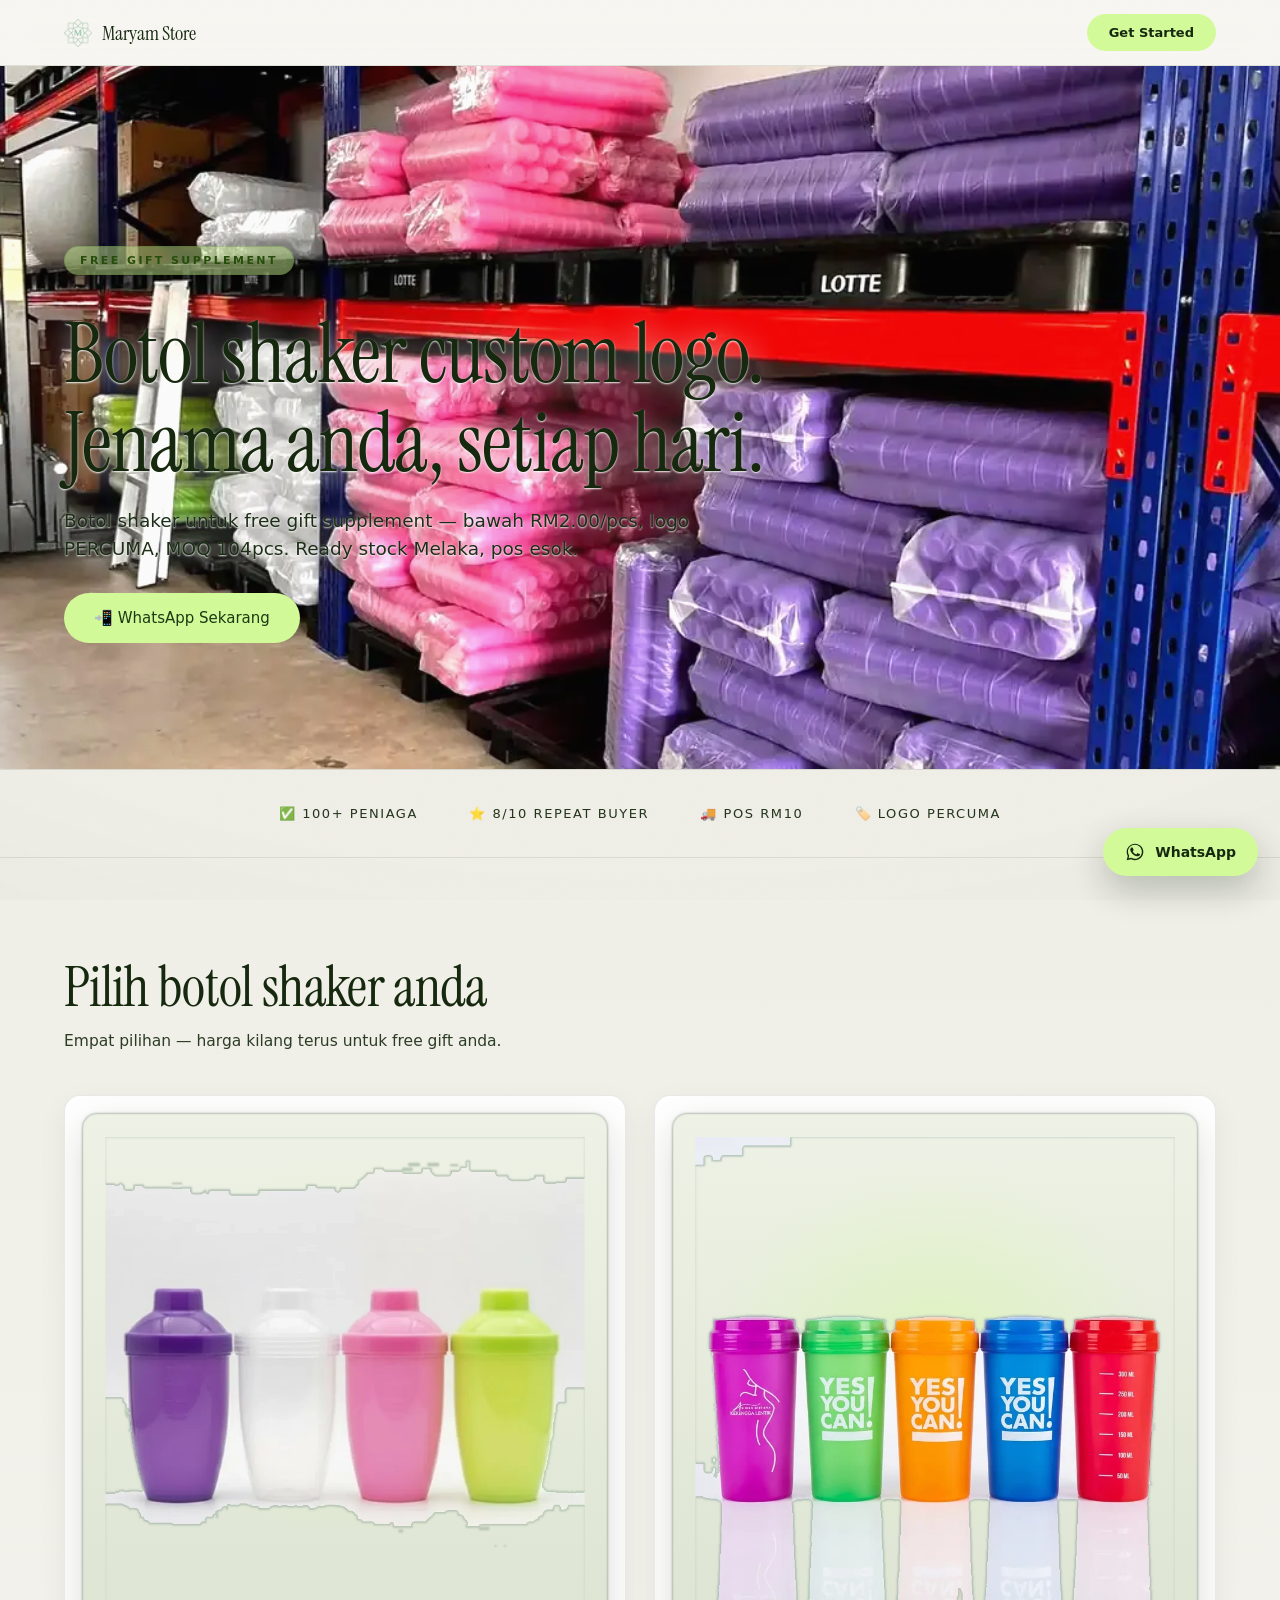
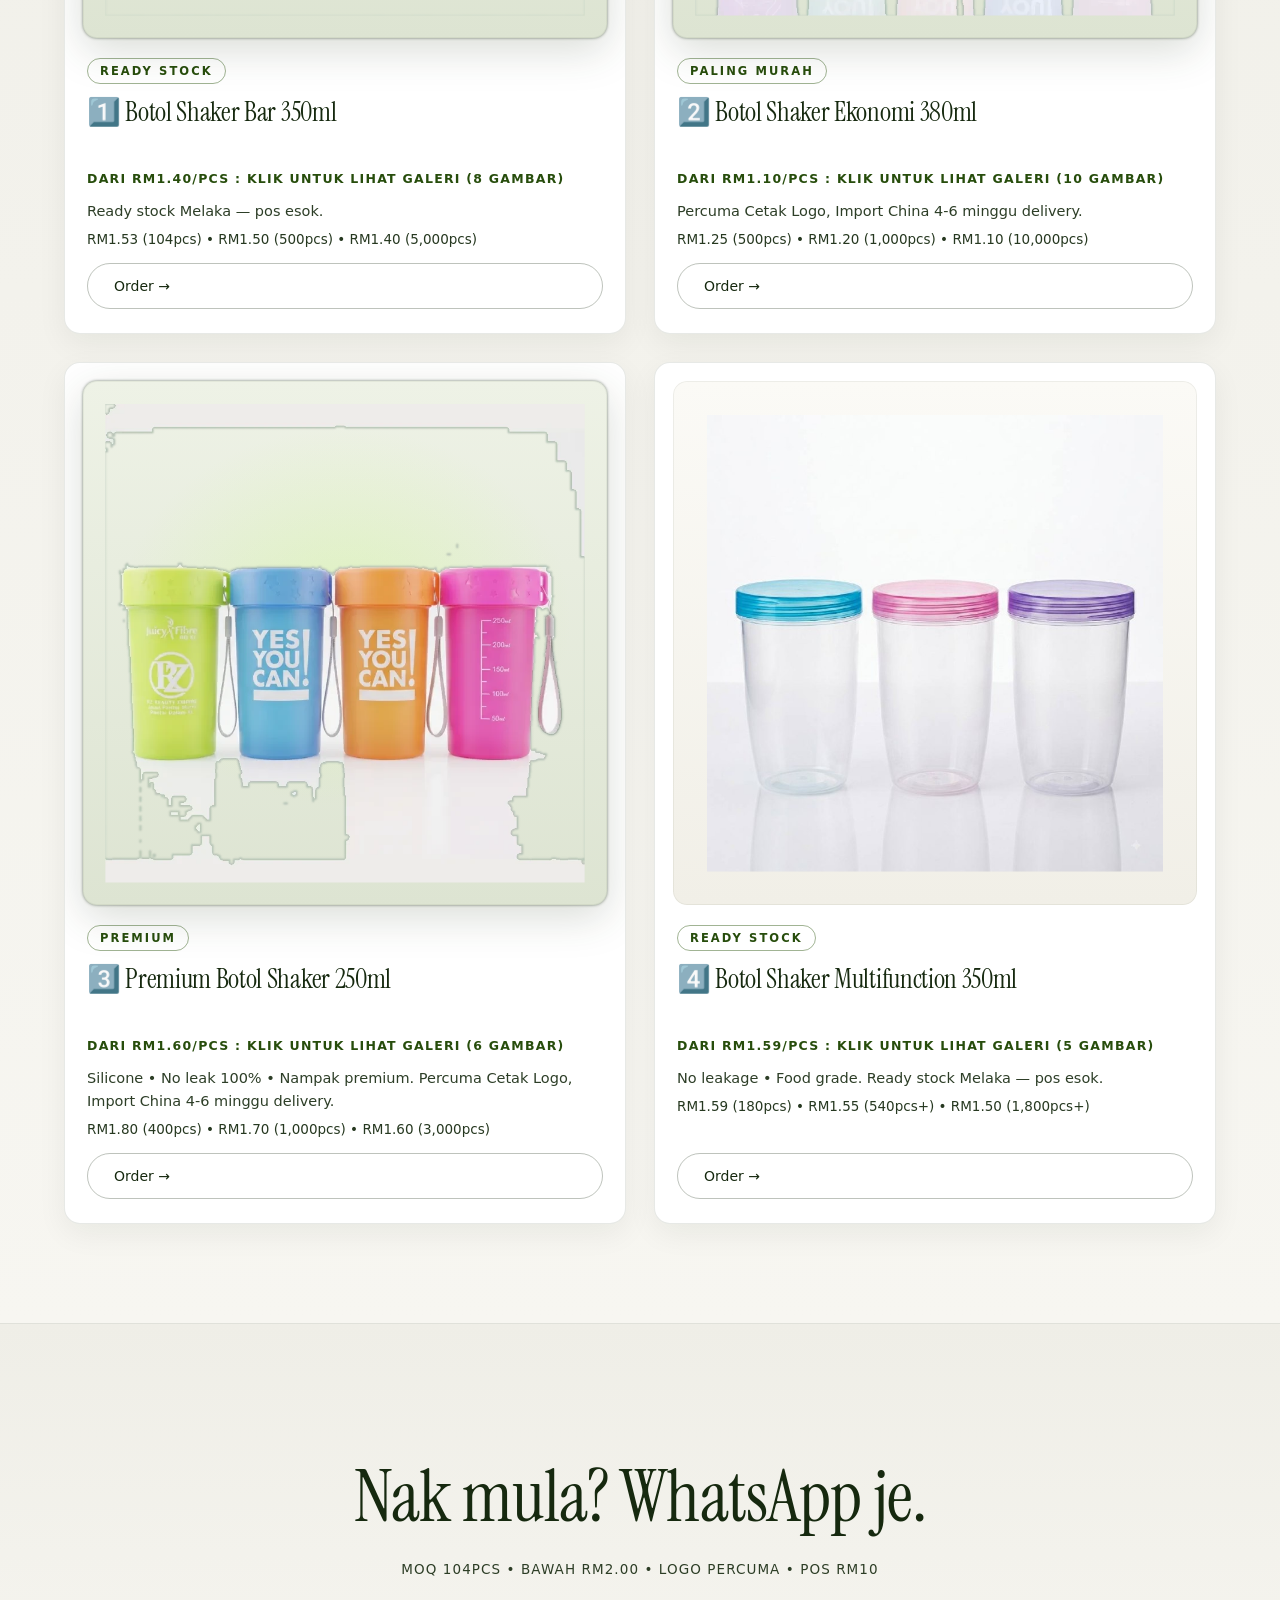
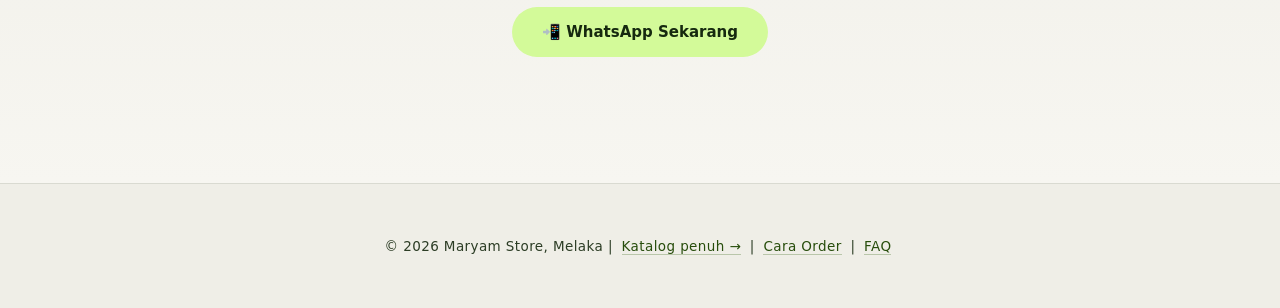
<file: supplement.html>
<!DOCTYPE html>
<html lang="ms">
<head>
<meta charset="UTF-8">
<meta name="viewport" content="width=device-width, initial-scale=1">
<title>Botol Shaker Free Gift Supplement — Bawah RM2, Logo PERCUMA</title>
<meta name="description" content="Botol shaker custom logo untuk free gift supplement bawah RM2.00/pcs. MOQ 104pcs, logo PERCUMA, ready stock Melaka pos esok. WhatsApp 017-6055349.">
<meta property="og:type" content="website">
<meta property="og:title" content="Botol Shaker Free Gift Supplement — Bawah RM2, Logo PERCUMA">
<meta property="og:description" content="Botol shaker custom logo bawah RM2.00/pcs. MOQ 104pcs, logo PERCUMA, ready stock pos esok.">
<meta property="og:image" content="https://borongshaker.com/images/hero-gudang-full.webp">
<meta property="og:url" content="https://borongshaker.com/supplement.html">
<meta property="og:site_name" content="Maryam Store">
<meta name="twitter:card" content="summary_large_image">
<meta name="twitter:title" content="Botol Shaker Free Gift Supplement — Bawah RM2">
<meta name="twitter:image" content="https://borongshaker.com/images/hero-gudang-full.webp">

<link rel="canonical" href="https://borongshaker.com/supplement.html">
<link rel="icon" href="/favicon.ico">
<script>
/* Meta Pixel — ditunda sehingga halaman selesai dicat.
   Menyekat thread utama sebelum cat pertama = LCP/TBT lebih teruk pada telefon.
   PageView tetap dihantar (pada 'load' + idle), jadi penjejakan iklan tidak hilang. */
(function(){
  function loadPixel(){
    if(window.fbq) return;
    !function(f,b,e,v,n,t,s){if(f.fbq)return;n=f.fbq=function(){n.callMethod?
    n.callMethod.apply(n,arguments):n.queue.push(arguments)};if(!f._fbq)f._fbq=n;
    n.push=n;n.loaded=!0;n.version='2.0';n.queue=[];t=b.createElement(e);t.async=!0;
    t.src=v;s=b.getElementsByTagName(e)[0];s.parentNode.insertBefore(t,s)}(window,
    document,'script','https://connect.facebook.net/en_US/fbevents.js');
    fbq('init','3054577544595377'); fbq('track','PageView');
  }
  if(document.readyState==='complete'){ loadPixel(); return; }
  window.addEventListener('load', function(){
    if('requestIdleCallback' in window){ requestIdleCallback(loadPixel,{timeout:2000}); }
    else { setTimeout(loadPixel,1); }
  });
})();
</script>
<noscript><img height="1" width="1" style="display:none"
src="https://www.facebook.com/tr?id=3054577544595377&ev=PageView&noscript=1"/></noscript>
<!-- End Meta Pixel Code -->
<style>

:root {
  --color-forest-depths: #1c3a13;
  --color-lime-pulse: #d3fa99;
  --color-sage-moss: #9aa883;
  --color-eucalyptus: #698e79;
  --color-snow-white: #fcfcf7;
  --color-warm-stone: #eeeee9;
  --color-pewter: #666666;
  --font-seed: ui-sans-serif, system-ui, -apple-system, "Segoe UI", Roboto, sans-serif;
  --radius-full: 1000px;
  --radius-cards: 16px;
  --page-max: 1200px;
}
* { margin:0; padding:0; box-sizing:border-box; }
body { font-family: var(--font-seed); background: var(--color-snow-white); color: var(--color-forest-depths); -webkit-font-smoothing: antialiased; }

.nav { position: sticky; top:0; background: var(--color-snow-white); padding: 16px 32px; display:flex; align-items:center; justify-content:space-between; z-index:10; }
.nav-brand { font-weight: 500; font-size: 18px; color: var(--color-forest-depths); display:flex; align-items:center; gap:8px; }
.nav-brand img { border-radius: 6px; }
.nav-cta { background: var(--color-forest-depths); color: var(--color-snow-white); border:none; border-radius: var(--radius-full); padding: 12px 24px; font-size: 14px; font-weight: 500; cursor:pointer; text-decoration:none; display:inline-block; }

.hero { position: relative; background: url('images/hero-gudang-full.webp') center/cover no-repeat; padding: 120px 24px; }
.hero::before { content:''; position:absolute; inset:0; background: rgba(28,58,19,0.55); }
.hero-inner { position:relative; z-index:1; max-width: var(--page-max); margin:0 auto; }
.hero h1 { font-size: 48px; font-weight: 350; line-height: 1.1; letter-spacing: -0.72px; margin-bottom: 24px; color: var(--color-snow-white); max-width: 640px; }
.hero p { font-size: 16px; font-weight: 400; line-height: 1.5; color: rgba(22,41,15,.95); margin-bottom: 32px; max-width: 480px; }
.badge { display:inline-block; background: var(--color-lime-pulse); color: var(--color-forest-depths); border-radius: var(--radius-full); padding: 6px 14px; font-size: 12px; font-weight: 500; text-transform: uppercase; letter-spacing: 0.5px; margin-bottom: 20px; }
.btn-primary { background: var(--color-forest-depths); color: var(--color-snow-white); border:none; border-radius: var(--radius-full); padding: 16px 24px; font-size: 16px; font-weight: 400; cursor:pointer; text-decoration:none; display:inline-block; }
.hero .btn-primary { background: var(--color-lime-pulse); color: var(--color-forest-depths); font-weight: 500; }

.trust { background: var(--color-warm-stone); padding: 24px 32px; display:flex; justify-content:center; gap:48px; flex-wrap:wrap; }
.trust span { font-size: 14px; color: var(--color-forest-depths); font-weight: 400; }

.dark { background: var(--color-forest-depths); padding: 64px 24px; }
.dark-wrap { max-width: var(--page-max); margin: 0 auto; }
.dark h2 { color: var(--color-snow-white); font-size: 36px; font-weight: 350; line-height:1.1; letter-spacing:-0.4px; margin-bottom: 12px; }
.dark .sub { color: rgba(22,41,15,.95); font-size: 16px; margin-bottom: 48px; }
.prod-grid { display:grid; grid-template-columns: 1fr 1fr; gap: 16px; }
.prod-card { border-radius: var(--radius-cards); overflow:hidden; cursor:pointer; }
.prod-card img { width:100%; height:300px; object-fit:contain; display:block; background:var(--color-snow-white); }
.prod-info { padding: 16px; color: var(--color-snow-white); }
.code-pill { display:inline-block; border: 1.5px solid rgba(22,41,15,.95); border-radius: var(--radius-full); padding: 4px 10px; font-size: 12px; font-weight: 500; text-transform: uppercase; letter-spacing: 0.5px; margin-bottom: 8px; }
.prod-name { font-size: 24px; font-weight: 350; margin-bottom: 8px; }
.prod-price { font-size: 12px; font-weight: 500; text-transform: uppercase; letter-spacing: 0.5px; opacity: 0.8; margin-bottom: 16px; }
.prod-desc { color: rgba(22,41,15,.95); font-size: 14px; line-height: 1.5; margin-bottom: 8px; }
.prod-tier { color: rgba(22,41,15,.95); font-size: 12px; margin-bottom: 12px; }
.btn-ghost { background: transparent; color: var(--color-snow-white); border: 1.5px solid var(--color-snow-white); border-radius: var(--radius-full); padding: 12px 24px; font-size: 14px; cursor:pointer; text-decoration:none; display:inline-block; }

.final { background: var(--color-forest-depths); text-align:center; padding: 96px 24px; border-top: 1px solid rgba(22,41,15,.95); }
.final h2 { color: var(--color-snow-white); font-size: 40px; font-weight: 350; letter-spacing: -0.4px; margin-bottom: 16px; }
.final p { color: rgba(22,41,15,.95); font-size: 16px; margin-bottom: 32px; }
.btn-lime { background: var(--color-lime-pulse); color: var(--color-forest-depths); border:none; border-radius: var(--radius-full); padding: 16px 32px; font-size: 16px; font-weight: 500; cursor:pointer; text-decoration:none; display:inline-block; }

.foot { text-align:center; padding: 32px; font-size: 12px; color: var(--color-pewter); background: var(--color-snow-white); }
.foot a { color: var(--color-sage-moss); }

.modal { display:none; position:fixed; inset:0; background:rgba(28,58,19,0.9); z-index:100; padding:20px; overflow-y:auto; }
.modal.open { display:flex; align-items:center; justify-content:center; }
.modal-box { background:var(--color-snow-white); border-radius:16px; max-width:720px; width:100%; padding:16px; position:relative; }
.modal-x { position:absolute; top:12px; right:12px; background:none; border:none; font-size:20px; cursor:pointer; color:var(--color-forest-depths); z-index:2; }
.modal-img { width:100%; max-height:60vh; object-fit:contain; border-radius:16px; }
.modal-strip { display:flex; gap:8px; overflow-x:auto; padding:12px 0; }
.modal-strip img { width:64px; height:64px; object-fit:cover; border-radius:8px; cursor:pointer; opacity:0.6; }
.modal-strip img.act { opacity:1; border:2px solid var(--color-forest-depths); }
#mName { font-size:20px; font-weight:350; color:var(--color-forest-depths); margin:8px 0 4px; }
.modal-price { font-size:14px; color:var(--color-pewter); margin-bottom:12px; }
.morder { display:inline-block; background:var(--color-forest-depths); color:var(--color-snow-white); border-radius:1000px; padding:12px 24px; text-decoration:none; font-size:14px; }

@media (max-width: 768px) {
  .hero { padding: 80px 20px; }
  .hero h1 { font-size: 32px; }
  .prod-grid { grid-template-columns: 1fr; }
  .trust { gap: 24px; }
}

/* ═══════════════ AKSESIBILITI (WCAG 2.2 AA) ═══════════════ */
/* Fokus jelas untuk pengguna papan kekunci (WCAG 2.4.7) */
:focus-visible{outline:3px solid #274d0c;outline-offset:3px;border-radius:8px}
a:focus-visible,button:focus-visible,input:focus-visible,select:focus-visible,textarea:focus-visible,.btn:focus-visible,.ncta:focus-visible,.morder:focus-visible,.fab:focus-visible{outline:3px solid #274d0c;outline-offset:3px}
/* Jangan buang outline tanpa pengganti */
*:focus{outline-color:#274d0c}
/* Sasaran sentuh >=44px (WCAG 2.5.8) */
.nlinks a,.btn,.ncta,.morder,.fab,button{min-height:44px;min-width:44px}
.nlinks a{display:inline-flex;align-items:center}
/* Teks pembaca skrin sahaja */
.sr-only{position:absolute;width:1px;height:1px;padding:0;margin:-1px;overflow:hidden;clip:rect(0,0,0,0);white-space:nowrap;border:0}
/* Hormati prefers-reduced-motion (melengkapi yang sedia ada) */
@media (prefers-reduced-motion: reduce){
  *,*::before,*::after{animation-duration:.01ms!important;animation-iteration-count:1!important;transition-duration:.01ms!important;scroll-behavior:auto!important}
}

/* Pautan pengaki: sasaran sentuh cukup besar (WCAG 2.5.8, min 24px) */
footer a,.cred-col a,.cred-links a,.cred-grid a{display:inline-block;min-height:24px;padding:4px 0;line-height:1.5}
/* Pautan hubungi (telefon/e-mel): 44px — pelanggan menelefon dari telefon */
footer a[href^="tel:"],footer a[href^="mailto:"]{display:inline-flex;align-items:center;min-height:44px;padding:6px 0}
</style>
<!-- Cloudflare Web Analytics --><script type='module' src='https://static.cloudflareinsights.com/beacon.min.js' data-cf-beacon='{"token": "6c96262fd3b8443f9a3ef1fd775b9cbe"}'></script><!-- End Cloudflare Web Analytics -->
<link rel="preconnect" href="https://fonts.googleapis.com">
<link rel="preconnect" href="https://fonts.gstatic.com" crossorigin>
<link href="https://fonts.googleapis.com/css2?family=Instrument+Serif:ital@0;1&display=swap" rel="stylesheet">
<link rel="stylesheet" href="/sinematik.css">
<script src="/sinematik.js" defer></script>
</head>
<body>

<nav class="nav">
  <div class="nav-brand"><img src="images/logo.png" alt="Maryam Store" width="28" height="28"> Maryam Store</div>
  <a class="nav-cta" href="https://wa.me/60176055349?text=Assalamualaikum%2C%20saya%20nak%20order%20botol%20shaker%20free%20gift">Get Started</a>
</nav>

<section class="hero">
  <div class="hero-inner">
    <span class="badge">Free Gift Supplement</span>
    <h1>Botol shaker custom logo. Jenama anda, setiap hari.</h1>
    <p>Botol shaker untuk free gift supplement — bawah RM2.00/pcs, logo PERCUMA, MOQ 104pcs. Ready stock Melaka, pos esok.</p>
    <a class="btn-primary" href="https://wa.me/60176055349?text=Assalamualaikum%2C%20saya%20nak%20order%20botol%20shaker%20free%20gift">📲 WhatsApp Sekarang</a>
  </div>
</section>

<div class="trust">
  <span>✅ 100+ peniaga</span>
  <span>⭐ 8/10 repeat buyer</span>
  <span>🚚 Pos RM10</span>
  <span>🏷️ Logo PERCUMA</span>
</div>

<section class="dark">
  <div class="dark-wrap">
    <h2>Pilih botol shaker anda</h2>
    <p class="sub">Empat pilihan — harga kilang terus untuk free gift anda.</p>
    <div class="prod-grid">
      <div class="prod-card" onclick="openGal(0)">
        <img class="cut" src="images/cine/Shaker-Bar-350-ml-1786524559-af0337.webp" alt="Botol Shaker Bar 350ml - ready stock Melaka">
        <div class="prod-info">
          <span class="code-pill">READY STOCK</span>
          <div class="prod-name">1️⃣ Botol Shaker Bar 350ml</div>
          <div class="prod-price">Dari RM1.40/pcs : klik untuk lihat galeri (8 gambar)</div>
          <p class="prod-desc">Ready stock Melaka — pos esok.</p>
          <p class="prod-tier">RM1.53 (104pcs) • RM1.50 (500pcs) • RM1.40 (5,000pcs)</p>
          <a class="btn-ghost" href="https://wa.me/60176055349?text=Assalamualaikum%2C%20saya%20nak%20order%20-%20Botol%20Shaker%20Bar%20350ml">Order →</a>
        </div>
      </div>
      <div class="prod-card" onclick="openGal(1)">
        <img class="cut" src="images/cine/Gemini_Generated_Image_w65zl7w65zl7w65z-1786516824-864160.webp" alt="Botol Shaker Ekonomi 380ml - harga ekonomi">
        <div class="prod-info">
          <span class="code-pill">PALING MURAH</span>
          <div class="prod-name">2️⃣ Botol Shaker Ekonomi 380ml</div>
          <div class="prod-price">Dari RM1.10/pcs : klik untuk lihat galeri (10 gambar)</div>
          <p class="prod-desc">Percuma Cetak Logo, Import China 4-6 minggu delivery.</p>
          <p class="prod-tier">RM1.25 (500pcs) • RM1.20 (1,000pcs) • RM1.10 (10,000pcs)</p>
          <a class="btn-ghost" href="https://wa.me/60176055349?text=Assalamualaikum%2C%20saya%20nak%20order%20-%20Botol%20Shaker%20Ekonomi%20380ml">Order →</a>
        </div>
      </div>
      <div class="prod-card" onclick="openGal(2)">
        <img class="cut" src="images/cine/Untitled-design-11-1786514979-c18e01.webp" alt="Premium Botol Shaker 250ml anti bocor">
        <div class="prod-info">
          <span class="code-pill">PREMIUM</span>
          <div class="prod-name">3️⃣ Premium Botol Shaker 250ml</div>
          <div class="prod-price">Dari RM1.60/pcs : klik untuk lihat galeri (6 gambar)</div>
          <p class="prod-desc">Silicone • No leak 100% • Nampak premium. Percuma Cetak Logo, Import China 4-6 minggu delivery.</p>
          <p class="prod-tier">RM1.80 (400pcs) • RM1.70 (1,000pcs) • RM1.60 (3,000pcs)</p>
          <a class="btn-ghost" href="https://wa.me/60176055349?text=Assalamualaikum%2C%20saya%20nak%20order%20-%20Premium%20Botol%20Shaker%20250ml">Order →</a>
        </div>
      </div>
      <div class="prod-card" onclick="openGal(3)">
        <img src="images/shaker-multi-cover.jpg" alt="Botol Shaker Multifunction 350ml no leakage">
        <div class="prod-info">
          <span class="code-pill">READY STOCK</span>
          <div class="prod-name">4️⃣ Botol Shaker Multifunction 350ml</div>
          <div class="prod-price">Dari RM1.59/pcs : klik untuk lihat galeri (5 gambar)</div>
          <p class="prod-desc">No leakage • Food grade. Ready stock Melaka — pos esok.</p>
          <p class="prod-tier">RM1.59 (180pcs) • RM1.55 (540pcs+) • RM1.50 (1,800pcs+)</p>
          <a class="btn-ghost" href="https://wa.me/60176055349?text=Assalamualaikum%2C%20saya%20nak%20order%20-%20Botol%20Shaker%20Multifunction%20350ml">Order →</a>
        </div>
      </div>
    </div>
  </div>
</section>

<section class="final">
  <h2>Nak mula? WhatsApp je.</h2>
  <p>MOQ 104pcs • Bawah RM2.00 • Logo PERCUMA • Pos RM10</p>
  <a class="btn-lime" href="https://wa.me/60176055349?text=Assalamualaikum%2C%20saya%20nak%20order%20botol%20shaker%20free%20gift">📲 WhatsApp Sekarang</a>
</section>

<!-- MODAL GALERI -->
<div class="modal" id="modal" onclick="if(event.target===this)closeGal()">
  <div class="modal-box">
    <button class="modal-x" onclick="closeGal()">✕</button>
    <img class="modal-img" id="mImg" alt="Produk">
    <div class="modal-strip" id="mStrip"></div>
    <h3 id="mName"></h3>
    <p class="modal-price" id="mPrice"></p>
    <a class="morder" id="mOrder" target="_blank" rel="noopener">💬 Order WhatsApp</a>
  </div>
</div>

<script>
const GAL = [
  { nama: "Borong Botol Shaker 350ml - Ready Stock Melaka, Pos Segera",
    ringkas: "Botol Shaker Bar 350ml",
    harga: "Dari RM1.40/pcs",
    imgs: ["images/cine/Shaker-Bar-350-ml-1786524559-af0337.webp","images/covers/1.webp","images/2-1786515006-73d61f.webp","images/shaker-transparent-350.webp","images/photo_2026-08-11_11-53-41.webp","images/photo_2026-08-11_11-53-35.webp","images/shaker-warna-2.webp","images/shaker-warna-1.webp"] },
  { nama: "Botol Shaker Ekonomi 380ml - Free Logo Printing Borong",
    ringkas: "Botol Shaker Ekonomi 380ml",
    harga: "Dari RM1.10/pcs",
    imgs: ["images/cine/Gemini_Generated_Image_w65zl7w65zl7w65z-1786516824-864160.webp","images/photo_2026-08-11_12-13-57.webp","images/6.webp","images/7.webp","images/8.webp","images/photo_2026-08-11_12-14-01.webp","images/OCTaIeLjSldtJi8Fsv73LRxHHUjvsrsatTuZVRCn.webp","images/bXwKYBcT0dpSQYLmkaOxTWsdD66C9WsQtzSJTzpN.webp","images/photo_2026-08-11_12-14-05.webp","images/shaker-ekonomi-bulk.webp"] },
  { nama: "Premium Botol Shaker 250ml Anti-Bocor - Silicone, Custom Logo",
    ringkas: "Premium Botol Shaker 250ml",
    harga: "Dari RM1.60/pcs",
    imgs: ["images/cine/Untitled-design-11-1786514979-c18e01.webp","images/2.webp","images/premium-250-1.webp","images/premium-250-2.webp","images/premium-250-3.webp","images/premium-shaker-250.webp"] },
  { nama: "Botol Shaker Multifunction 350ml - No Leakage, Ready Stock Melaka",
    ringkas: "Botol Shaker Multifunction 350ml",
    harga: "Dari RM1.59/pcs",
    imgs: ["images/shaker-multi-cover.jpg","images/shaker-multi-4.jpg","images/shaker-multi-1.jpg","images/shaker-multi-2.jpg","images/shaker-multi-3.jpg"] }
];
let cur = 0, gi = 0;

function openGal(i){
  cur = i; gi = 0;
  renderModal();
  document.getElementById("modal").classList.add("open");
  document.body.style.overflow = "hidden";
}
function closeGal(){
  document.getElementById("modal").classList.remove("open");
  document.body.style.overflow = "";
}
function renderModal(){
  const g = GAL[cur];
  document.getElementById("mImg").src = g.imgs[gi];
  document.getElementById("mName").textContent = g.ringkas + " — " + g.harga;
  document.getElementById("mOrder").href = "https://wa.me/60176055349?text=" + encodeURIComponent("Assalamualaikum, saya nak order - " + g.nama + " - berapa harga borong?");
  document.getElementById("mStrip").innerHTML = g.imgs.map((s, i) =>
    `<img src="${s}" class="${i===gi?'act':''}" onclick="event.stopPropagation();gi=${i};renderModal()" alt="gambar ${i+1}">`).join("");
}
</script>

<script type="application/ld+json">
{
  "@context": "https://schema.org",
  "@graph": [
    {
      "@type": "LocalBusiness",
      "name": "Maryam Store",
      "url": "https://borongshaker.com",
      "telephone": "+60-17-605-5349",
      "address": {
        "@type": "PostalAddress",
        "streetAddress": "No 6, Jalan Meranti 2/1, Taman Merdeka",
        "addressLocality": "Batu Berendam",
        "addressRegion": "Melaka",
        "postalCode": "75350",
        "addressCountry": "MY"
      },
      "openingHoursSpecification": [
        {
          "@type": "OpeningHoursSpecification",
          "dayOfWeek": [
            "Monday",
            "Tuesday",
            "Wednesday",
            "Thursday",
            "Friday"
          ],
          "opens": "09:00",
          "closes": "17:30"
        },
        {
          "@type": "OpeningHoursSpecification",
          "dayOfWeek": "Saturday",
          "opens": "09:00",
          "closes": "12:00"
        }
      ]
    },
    {
      "@type": "Service",
      "name": "Botol Shaker Free Gift Supplement",
      "serviceType": "Botol shaker custom logo untuk supplement",
      "description": "Botol shaker custom logo bawah RM2/pcs untuk pengusaha supplement. MOQ 104pcs, logo PERCUMA, ready stock Melaka.",
      "provider": {
        "@type": "LocalBusiness",
        "name": "Maryam Store"
      },
      "areaServed": "MY"
    },
    {
      "@type": "FAQPage",
      "mainEntity": [
        {
          "@type": "Question",
          "name": "Berapa harga botol shaker untuk free gift supplement?",
          "acceptedAnswer": {
            "@type": "Answer",
            "text": "Bawah RM2.00/pcs bergantung kuantiti dan jenis (104-10,000 pcs)."
          }
        },
        {
          "@type": "Question",
          "name": "Boleh cetak logo syarikat pada botol shaker?",
          "acceptedAnswer": {
            "@type": "Answer",
            "text": "Ya, logo PERCUMA untuk MOQ 400-500 pcs. Pad print untuk logo simple, silkscreen untuk multi-warna. Lead time 7-14 hari."
          }
        },
        {
          "@type": "Question",
          "name": "Berapa MOQ minimum?",
          "acceptedAnswer": {
            "@type": "Answer",
            "text": "MOQ 104 pcs (1 bag) untuk tanpa logo, 400-500 pcs untuk custom logo."
          }
        },
        {
          "@type": "Question",
          "name": "Boleh pos seluruh Malaysia?",
          "acceptedAnswer": {
            "@type": "Answer",
            "text": "Ya. Citylink RM10 Semenanjung. Ready stock Melaka pos esok."
          }
        },
        {
          "@type": "Question",
          "name": "Kenapa botol shaker sesuai untuk free gift supplement?",
          "acceptedAnswer": {
            "@type": "Answer",
            "text": "Pelanggan guna botol shaker SETIAP HARI untuk bancuh protein — jenama anda dilihat setiap hari, kos bawah RM2.00/pcs."
          }
        }
      ]
    }
  ]
}
</script>

<script>
// Meta Pixel: track WhatsApp click sebagai Lead
document.addEventListener('click', function(e) {
  var el = e.target.closest ? e.target.closest('a') : null;
  if (!el) return;
  var href = el.getAttribute('href') || '';
  if (href.indexOf('wa.me') !== -1) {
    if (typeof fbq === 'function') {
      fbq('track', 'Lead', {content_name: 'WhatsApp Click'});
    }
  }
});
</script>

<p class="foot">© 2026 Maryam Store, Melaka | <a href="/">Katalog penuh →</a> | <a href="cara-order.html">Cara Order</a> | <a href="faq.html">FAQ</a></p>
</body>
</html>
</file>
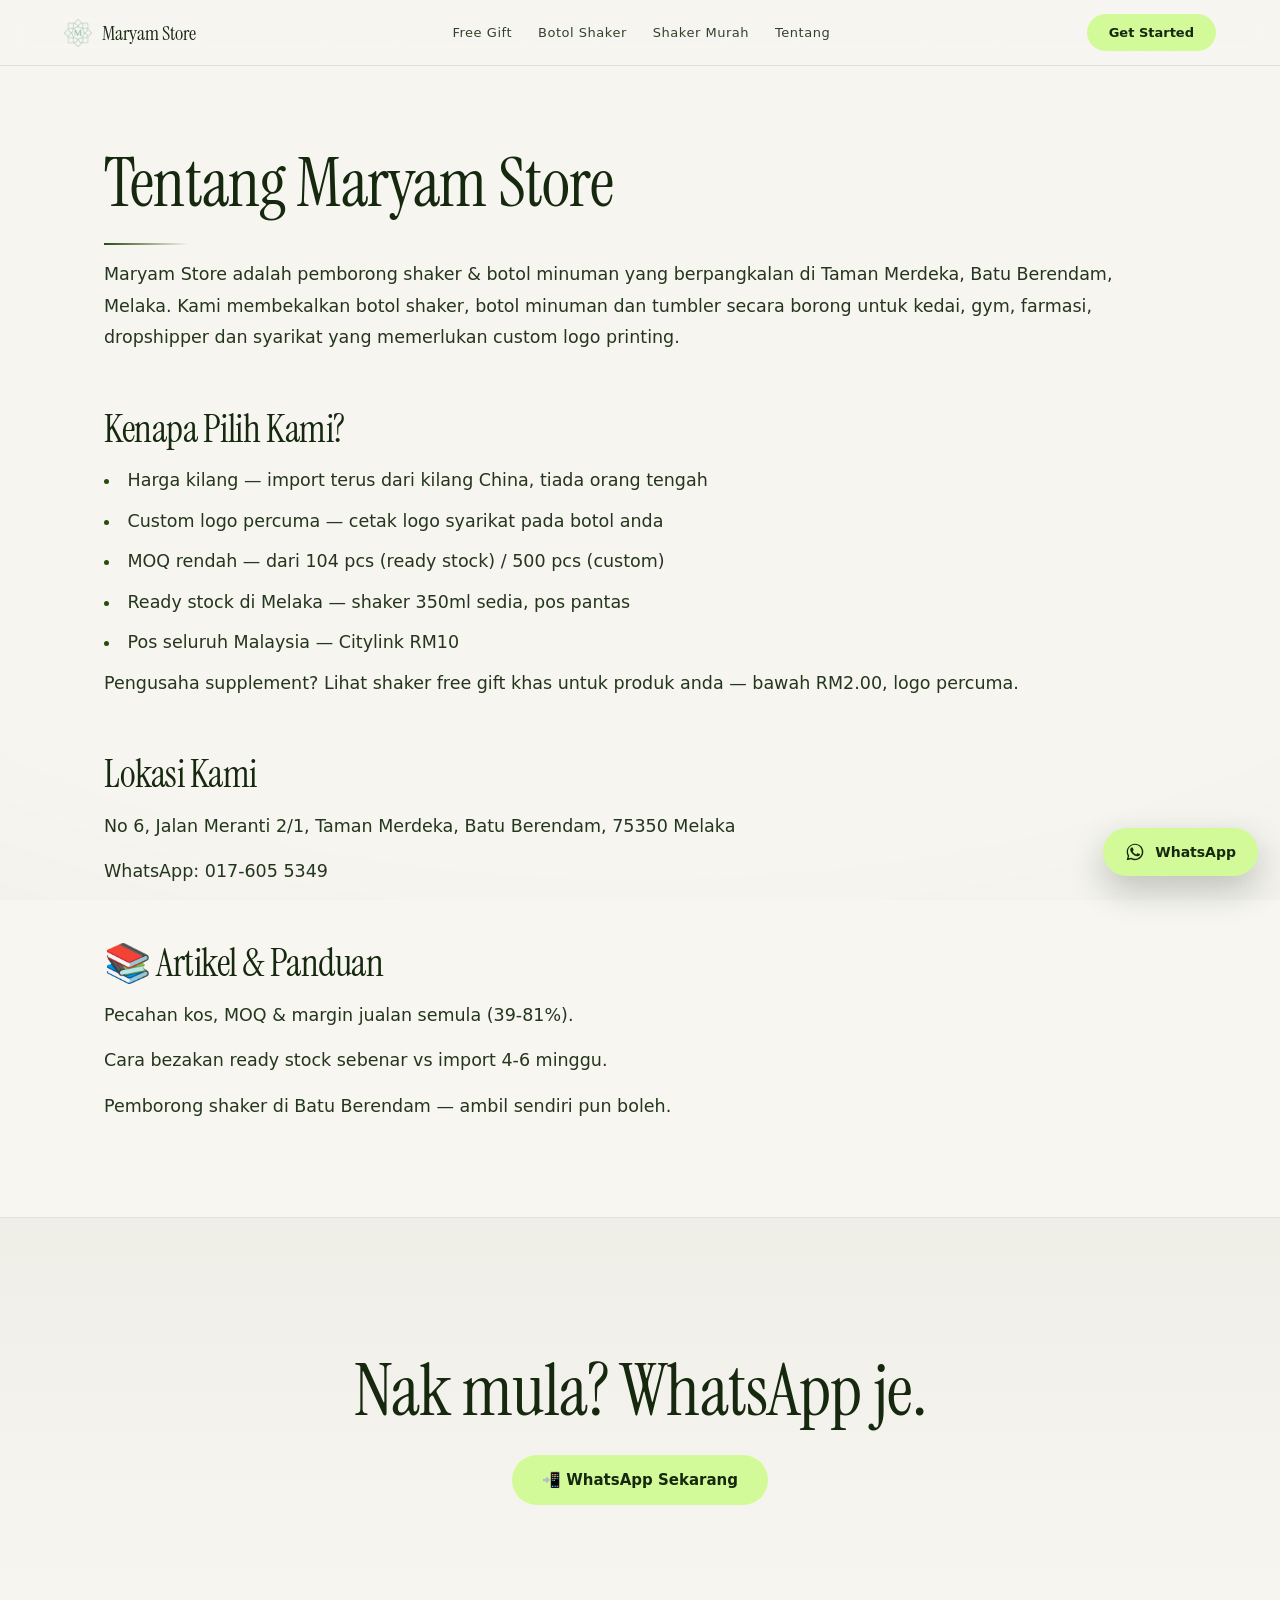
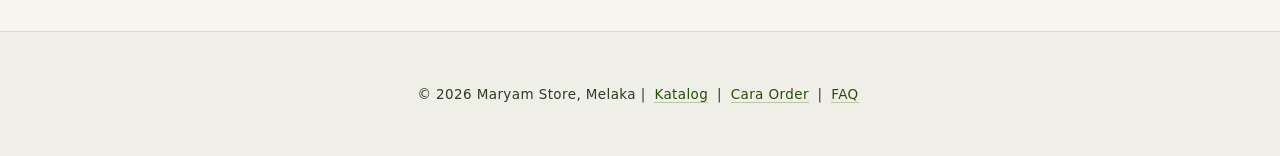
<file: tentang-kami.html>
<!DOCTYPE html>
<html lang="ms">
<head>
<meta charset="UTF-8">
<meta name="viewport" content="width=device-width, initial-scale=1">
<title>Tentang Kami — Maryam Store, Pemborong Botol Shaker Melaka</title>
<meta name="description" content="Maryam Store adalah pemborong botol shaker & botol minuman di Batu Berendam, Melaka. Harga kilang, logo PERCUMA, MOQ 104pcs, pos seluruh Malaysia.">
<link rel="canonical" href="https://borongshaker.com/tentang-kami.html">
<link rel="icon" href="/favicon.ico">
<script>
/* Meta Pixel — ditunda sehingga halaman selesai dicat.
   Menyekat thread utama sebelum cat pertama = LCP/TBT lebih teruk pada telefon.
   PageView tetap dihantar (pada 'load' + idle), jadi penjejakan iklan tidak hilang. */
(function(){
  function loadPixel(){
    if(window.fbq) return;
    !function(f,b,e,v,n,t,s){if(f.fbq)return;n=f.fbq=function(){n.callMethod?
    n.callMethod.apply(n,arguments):n.queue.push(arguments)};if(!f._fbq)f._fbq=n;
    n.push=n;n.loaded=!0;n.version='2.0';n.queue=[];t=b.createElement(e);t.async=!0;
    t.src=v;s=b.getElementsByTagName(e)[0];s.parentNode.insertBefore(t,s)}(window,
    document,'script','https://connect.facebook.net/en_US/fbevents.js');
    fbq('init','3054577544595377'); fbq('track','PageView');
  }
  if(document.readyState==='complete'){ loadPixel(); return; }
  window.addEventListener('load', function(){
    if('requestIdleCallback' in window){ requestIdleCallback(loadPixel,{timeout:2000}); }
    else { setTimeout(loadPixel,1); }
  });
})();
</script>
<noscript><img height="1" width="1" style="display:none"
src="https://www.facebook.com/tr?id=3054577544595377&ev=PageView&noscript=1"/></noscript>
<style>

:root { --color-forest-depths:#1c3a13; --color-lime-pulse:#d3fa99; --color-sage-moss:#9aa883; --color-snow-white:#fcfcf7; --color-warm-stone:#eeeee9; --color-pewter:#666666; --font-seed:ui-sans-serif,system-ui,-apple-system,"Segoe UI",Roboto,sans-serif; --radius-full:1000px; --radius-cards:16px; --page-max:1200px; }
* { margin:0; padding:0; box-sizing:border-box; }
body { font-family:var(--font-seed); background:var(--color-snow-white); color:var(--color-forest-depths); -webkit-font-smoothing:antialiased; }
.nav { position:sticky; top:0; background:var(--color-snow-white); padding:16px 32px; display:flex; align-items:center; justify-content:space-between; z-index:10; }
.nav-links { display:flex; gap:24px; align-items:center; }
.nav-links a { color:var(--color-forest-depths); text-decoration:none; font-size:14px; }
.nav-brand { font-weight:500; font-size:18px; display:flex; align-items:center; gap:8px; }
.nav-brand img { border-radius:6px; }
.nav-cta { background:var(--color-forest-depths); color:var(--color-snow-white); border:none; border-radius:var(--radius-full); padding:12px 24px; font-size:14px; font-weight:500; cursor:pointer; text-decoration:none; display:inline-block; }
.wrap { max-width:var(--page-max); margin:0 auto; padding:64px 24px; }
.wrap h1 { font-size:40px; font-weight:350; letter-spacing:-0.4px; margin-bottom:24px; }
.wrap h2 { font-size:24px; font-weight:350; margin:32px 0 12px; color:var(--color-forest-depths); }
.wrap p { font-size:16px; line-height:1.6; color:rgba(22,41,15,.97); margin-bottom:14px; }
.wrap ul { padding-left:20px; margin-bottom:16px; }
.wrap li { font-size:16px; line-height:1.6; color:rgba(22,41,15,.97); margin-bottom:8px; }
.card { background:var(--color-warm-stone); border-radius:var(--radius-cards); padding:20px; margin-bottom:16px; }
.card p { margin-bottom:6px; }
.badge { display:inline-block; background:var(--color-lime-pulse); color:var(--color-forest-depths); border-radius:var(--radius-full); padding:6px 14px; font-size:12px; font-weight:500; text-transform:uppercase; letter-spacing:.5px; margin-bottom:16px; }
.final { background:var(--color-forest-depths); text-align:center; padding:80px 24px; }
.final h2 { color:var(--color-snow-white); font-size:36px; font-weight:350; margin-bottom:16px; }
.btn-lime { background:var(--color-lime-pulse); color:var(--color-forest-depths); border:none; border-radius:var(--radius-full); padding:16px 32px; font-size:16px; font-weight:500; cursor:pointer; text-decoration:none; display:inline-block; }
.foot { text-align:center; padding:32px; font-size:12px; color:var(--color-pewter); background:var(--color-snow-white); }
.foot a { color:var(--cine-accent); }
@media (max-width:768px) { .nav-links { display:none; } .wrap { padding:40px 20px; } }

/* ═══════════════ AKSESIBILITI (WCAG 2.2 AA) ═══════════════ */
/* Fokus jelas untuk pengguna papan kekunci (WCAG 2.4.7) */
:focus-visible{outline:3px solid #274d0c;outline-offset:3px;border-radius:8px}
a:focus-visible,button:focus-visible,input:focus-visible,select:focus-visible,textarea:focus-visible,.btn:focus-visible,.ncta:focus-visible,.morder:focus-visible,.fab:focus-visible{outline:3px solid #274d0c;outline-offset:3px}
/* Jangan buang outline tanpa pengganti */
*:focus{outline-color:#274d0c}
/* Sasaran sentuh >=44px (WCAG 2.5.8) */
.nlinks a,.btn,.ncta,.morder,.fab,button{min-height:44px;min-width:44px}
.nlinks a{display:inline-flex;align-items:center}
/* Teks pembaca skrin sahaja */
.sr-only{position:absolute;width:1px;height:1px;padding:0;margin:-1px;overflow:hidden;clip:rect(0,0,0,0);white-space:nowrap;border:0}
/* Hormati prefers-reduced-motion (melengkapi yang sedia ada) */
@media (prefers-reduced-motion: reduce){
  *,*::before,*::after{animation-duration:.01ms!important;animation-iteration-count:1!important;transition-duration:.01ms!important;scroll-behavior:auto!important}
}

/* Pautan pengaki: sasaran sentuh cukup besar (WCAG 2.5.8, min 24px) */
footer a,.cred-col a,.cred-links a,.cred-grid a{display:inline-block;min-height:24px;padding:4px 0;line-height:1.5}
/* Pautan hubungi (telefon/e-mel): 44px — pelanggan menelefon dari telefon */
footer a[href^="tel:"],footer a[href^="mailto:"]{display:inline-flex;align-items:center;min-height:44px;padding:6px 0}
</style>
<!-- Cloudflare Web Analytics --><script type='module' src='https://static.cloudflareinsights.com/beacon.min.js' data-cf-beacon='{"token": "6c96262fd3b8443f9a3ef1fd775b9cbe"}'></script><!-- End Cloudflare Web Analytics -->
<link rel="preconnect" href="https://fonts.googleapis.com">
<link rel="preconnect" href="https://fonts.gstatic.com" crossorigin>
<link href="https://fonts.googleapis.com/css2?family=Instrument+Serif:ital@0;1&display=swap" rel="stylesheet">
<link rel="stylesheet" href="/sinematik.css">
<script src="/sinematik.js" defer></script>
</head>
<body>
<nav class="nav">
  <div class="nav-brand"><img src="images/logo.png" alt="Maryam Store" width="28" height="28"> Maryam Store</div>
  <div class="nav-links">
    <a href="supplement.html">Free Gift</a>
    <a href="botol-shaker-malaysia.html">Botol Shaker</a>
    <a href="shaker-murah-malaysia.html">Shaker Murah</a>
    <a href="tentang-kami.html">Tentang</a>
  </div>
  <a class="nav-cta" href="https://wa.me/60176055349?text=Assalamualaikum%2C%20saya%20nak%20order%20borong">Get Started</a>
</nav>
<div class="wrap">
<h1>Tentang Maryam Store</h1>
<p>Maryam Store adalah pemborong shaker &amp; botol minuman yang berpangkalan di Taman Merdeka, Batu Berendam, Melaka. Kami membekalkan botol shaker, botol minuman dan tumbler secara borong untuk kedai, gym, farmasi, dropshipper dan syarikat yang memerlukan custom logo printing.</p>
<h2>Kenapa Pilih Kami?</h2>
<li>Harga kilang — import terus dari kilang China, tiada orang tengah</li>
<li>Custom logo percuma — cetak logo syarikat pada botol anda</li>
<li>MOQ rendah — dari 104 pcs (ready stock) / 500 pcs (custom)</li>
<li>Ready stock di Melaka — shaker 350ml sedia, pos pantas</li>
<li>Pos seluruh Malaysia — Citylink RM10</li>
<p>Pengusaha supplement? Lihat shaker free gift khas untuk produk anda — bawah RM2.00, logo percuma.</p>
<h2>Lokasi Kami</h2>
<p>No 6, Jalan Meranti 2/1, Taman Merdeka, Batu Berendam, 75350 Melaka</p>
<p>WhatsApp: 017-605 5349</p>
<h2>📚 Artikel &amp; Panduan</h2>
<p>Pecahan kos, MOQ &amp; margin jualan semula (39-81%).</p>
<p>Cara bezakan ready stock sebenar vs import 4-6 minggu.</p>
<p>Pemborong shaker di Batu Berendam — ambil sendiri pun boleh.</p>
</div>
<script type="application/ld+json">
{"@context": "https://schema.org", "@type": "LocalBusiness", "name": "Maryam Store", "url": "https://borongshaker.com", "telephone": "+60-17-605-5349", "address": {"@type": "PostalAddress", "streetAddress": "No 6, Jalan Meranti 2/1, Taman Merdeka", "addressLocality": "Batu Berendam", "addressRegion": "Melaka", "postalCode": "75350", "addressCountry": "MY"}, "openingHoursSpecification": [{"@type": "OpeningHoursSpecification", "dayOfWeek": ["Monday", "Tuesday", "Wednesday", "Thursday", "Friday"], "opens": "09:00", "closes": "17:30"}, {"@type": "OpeningHoursSpecification", "dayOfWeek": "Saturday", "opens": "09:00", "closes": "12:00"}]}
</script>
<section class="final">
  <h2>Nak mula? WhatsApp je.</h2>
  <a class="btn-lime" href="https://wa.me/60176055349?text=Assalamualaikum%2C%20saya%20nak%20order%20borong">📲 WhatsApp Sekarang</a>
</section>
<script>
document.addEventListener('click', function(e) {
  var el = e.target.closest ? e.target.closest('a') : null;
  if (!el) return;
  var href = el.getAttribute('href') || '';
  if (href.indexOf('wa.me') !== -1) {
    if (typeof fbq === 'function') {
      fbq('track', 'Lead', {content_name: 'WhatsApp Click'});
    }
  }
});
</script>
<p class="foot">© 2026 Maryam Store, Melaka | <a href="/">Katalog</a> | <a href="cara-order.html">Cara Order</a> | <a href="faq.html">FAQ</a></p>
</body>
</html>
</file>
<file: sinematik.css>
/* ============================================================
   sinematik.css — lapisan tema SINEMATIK TERANG (kertas krim +
   dakwat hijau hutan). Dimuat SELEPAS <style> setiap halaman.
   Jangan ubah struktur/kandungan halaman — tema sahaja.
   ============================================================ */
:root{
  --cine-paper:#f7f6f1;
  --cine-paper-2:#efeee7;
  --cine-white:#ffffff;
  --cine-ink:#16290f;
  --cine-ink-2:rgba(22,41,15,.9);
  --cine-accent:#274d0c;
  --cine-lime:#d3fa99;
  --cine-sage:#9aa883;
  --cine-line:rgba(22,41,15,.14);
  /* naik taraf var jenama halaman lama supaya teks kecil cukup kontras */
  --color-pewter:#4a4a44;
  --color-sage-moss:#57683f;
  --cine-line-soft:rgba(22,41,15,.1);
  --disp:'Instrument Serif','Times New Roman',serif;
  --pad:clamp(20px,5vw,64px);
}
html{scroll-behavior:smooth}
body{
  background:var(--cine-paper);
  color:var(--cine-ink);
  font-family:var(--font-seed,ui-sans-serif,system-ui,-apple-system,"Segoe UI",Roboto,sans-serif);
  overflow-x:hidden;
}
/* grain filem halus + vignette cahaya lembut */
body::before{
  content:'';position:fixed;inset:0;z-index:60;pointer-events:none;opacity:.02;mix-blend-mode:multiply;
  background-image:url("data:image/svg+xml;utf8,<svg xmlns='http://www.w3.org/2000/svg' width='200' height='200'><filter id='n'><feTurbulence type='fractalNoise' baseFrequency='.85' numOctaves='3'/></filter><rect width='200' height='200' filter='url(%23n)'/></svg>");
  animation:cineGrain 1.1s steps(3) infinite;
}
body::after{
  content:'';position:fixed;inset:0;z-index:59;pointer-events:none;
  background:radial-gradient(120% 90% at 50% 40%,transparent 62%,rgba(22,41,15,.035) 100%);
}
@keyframes cineGrain{0%{transform:translate(0,0)}33%{transform:translate(-2%,1%)}66%{transform:translate(1%,-2%)}100%{transform:translate(0,0)}}
::selection{background:var(--cine-lime);color:#16290f}

/* progress skrol */
#cineProg{position:fixed;top:0;left:0;height:2px;width:0;background:linear-gradient(90deg,var(--cine-sage),var(--cine-accent));
  z-index:80;box-shadow:0 1px 6px rgba(22,41,15,.18)}

/* tajuk guna display serif */
h1,h2,h3,.prod-name,.wrap h1,.wrap h2,.dark h2,.final h2,.hero h1{
  font-family:var(--disp);font-weight:400;letter-spacing:-.012em;
}

/* ---------- nav ---------- */
.nav{
  position:sticky;top:0;z-index:65;background:rgba(247,246,241,.82);backdrop-filter:blur(14px);
  border-bottom:1px solid var(--cine-line-soft);padding:14px var(--pad);
  display:flex;align-items:center;justify-content:space-between;gap:18px;
}
.nav.solid{background:rgba(247,246,241,.94);box-shadow:0 6px 24px rgba(22,41,15,.06)}
.nav-brand{display:flex;align-items:center;gap:10px;font-family:var(--disp);font-size:20px;color:var(--cine-ink);text-decoration:none}
.nav-brand img{border-radius:6px}
.nav-links{display:flex;gap:26px;align-items:center}
.nav-links a{color:rgba(22,41,15,.88);text-decoration:none;font-size:13px;letter-spacing:.04em;transition:color .3s}
.nav-links a:hover{color:var(--cine-accent)}
.nav-cta{background:var(--cine-lime);color:#16290f;border:none;border-radius:999px;padding:11px 22px;
  font-size:13px;font-weight:600;text-decoration:none;display:inline-block;transition:transform .3s,box-shadow .3s}
.nav-cta:hover{transform:translateY(-2px);box-shadow:0 10px 24px rgba(61,107,29,.22)}

/* ---------- hero ---------- */
.hero{position:relative;overflow:hidden;padding:clamp(120px,20vh,200px) var(--pad) clamp(80px,14vh,140px);
  display:flex;align-items:flex-end;min-height:78svh}
.cine-hero-bg{position:absolute;inset:-4%;z-index:0;background-position:center;background-size:cover;background-repeat:no-repeat;
  animation:cineKb 26s ease-in-out infinite alternate;filter:brightness(1.06) saturate(.95) contrast(.97)}
@keyframes cineKb{from{transform:scale(1.02)}to{transform:scale(1.15)}}
.hero.cine-hero{background-image:none!important;background-color:var(--cine-paper)}
.hero::before{background:
  linear-gradient(100deg,rgba(247,246,241,.98) 0%,rgba(247,246,241,.94) 30%,rgba(247,246,241,.72) 58%,rgba(247,246,241,.42) 78%,rgba(247,246,241,.62) 100%),
  radial-gradient(54% 60% at 18% 58%,rgba(247,246,241,.95),rgba(247,246,241,0) 74%),
  linear-gradient(to top,rgba(247,246,241,.99) 2%,rgba(247,246,241,.45) 48%,rgba(247,246,241,.4) 100%)}
.hero-inner,.hero-in{position:relative;z-index:2;max-width:var(--page-max);margin:0 auto;width:100%}
.hero h1{font-size:clamp(38px,6.6vw,84px);line-height:1.06;color:var(--cine-ink);margin:16px 0 20px;max-width:22ch;
  text-shadow:0 1px 2px rgba(255,255,255,.95),0 4px 30px rgba(255,255,255,.9)}
.hero p{font-size:clamp(15.5px,1.5vw,18.5px);color:rgba(22,41,15,.97);max-width:56ch;margin-bottom:30px;font-weight:500;
  text-shadow:0 1px 2px rgba(255,255,255,.95),0 2px 20px rgba(255,255,255,.9)}
.hero-img{border-radius:16px;filter:brightness(1.03) saturate(.97)}

/* ---------- butang ---------- */
.btn-primary,.btn-lime{background:var(--cine-lime);color:#16290f;border:none;border-radius:999px;
  padding:16px 30px;font-size:15px;font-weight:600;text-decoration:none;display:inline-block;min-height:48px;
  transition:transform .35s cubic-bezier(.22,.61,.36,1),box-shadow .35s}
.btn-primary:hover,.btn-lime:hover{transform:translateY(-3px);box-shadow:0 16px 34px rgba(61,107,29,.24)}
.btn-ghost{background:transparent;color:var(--cine-ink);border:1px solid rgba(22,41,15,.28);border-radius:999px;
  padding:14px 26px;font-size:14px;text-decoration:none;display:inline-block;transition:transform .35s,border-color .35s,color .35s}
.btn-ghost:hover{border-color:var(--cine-accent);color:var(--cine-accent);transform:translateY(-3px)}

/* eyebrow ganti badge */
.badge{display:inline-block;background:rgba(211,250,153,.45);border:1px solid rgba(61,107,29,.25);color:var(--cine-accent);
  border-radius:999px;padding:7px 15px;font-size:11px;font-weight:600;letter-spacing:.22em;text-transform:uppercase;margin-bottom:18px}

/* ---------- jalur trust = jalur statistik ---------- */
.trust{background:var(--cine-paper-2);border-top:1px solid var(--cine-line-soft);border-bottom:1px solid var(--cine-line-soft);
  padding:clamp(26px,4vh,44px) var(--pad);display:flex;justify-content:center;gap:clamp(20px,4vw,52px);flex-wrap:wrap}
.trust span{color:rgba(22,41,15,.94);font-size:13px;font-weight:500;letter-spacing:.12em;text-transform:uppercase}

/* ---------- seksyen produk ---------- */
.dark{background:linear-gradient(180deg,var(--cine-paper-2),var(--cine-paper));padding:clamp(70px,11vh,130px) var(--pad)}
.dark-wrap{max-width:var(--page-max);margin:0 auto}
.dark h2{color:var(--cine-ink);font-size:clamp(30px,4.6vw,56px);margin-bottom:14px;max-width:22ch}
.dark .sub{color:var(--cine-ink-2);font-size:15.5px;margin-bottom:clamp(30px,5vh,54px)}
.prod-grid{display:grid;grid-template-columns:1fr 1fr;gap:clamp(16px,2.4vw,28px)}
.prod-card{background:var(--cine-white);border:1px solid var(--cine-line-soft);border-radius:16px;
  overflow:hidden;cursor:pointer;display:flex;flex-direction:column;box-shadow:0 10px 30px rgba(22,41,15,.06);
  transition:transform .5s cubic-bezier(.22,.61,.36,1),box-shadow .4s,border-color .4s}
.prod-card:hover{transform:translateY(-4px);box-shadow:0 20px 44px rgba(22,41,15,.12);border-color:rgba(61,107,29,.28)}
.prod-card img{width:calc(100% - 36px);margin:18px 18px 0;aspect-ratio:1/1;height:auto;object-fit:contain;display:block;
  border-radius:14px;background:linear-gradient(180deg,#fbfaf6,#f1efe7);padding:6%;
  box-shadow:inset 0 0 0 1px rgba(22,41,15,.06)}
.prod-info{padding:20px 22px 24px;color:var(--cine-ink);display:flex;flex-direction:column;flex:1}
.code-pill{display:inline-block;border:1px solid rgba(47,90,18,.45);color:var(--cine-accent);border-radius:999px;padding:5px 12px;
  font-size:11.5px;font-weight:600;text-transform:uppercase;letter-spacing:.18em;margin-bottom:12px;align-self:flex-start}
.prod-name{font-size:clamp(20px,2.2vw,27px);margin-bottom:10px;min-height:calc(2 * 1.2em);line-height:1.2;color:var(--cine-ink)}
.prod-price{font-size:12.5px;font-weight:600;text-transform:uppercase;letter-spacing:.1em;color:var(--cine-accent);opacity:1;margin-bottom:14px}
.prod-desc{color:var(--cine-ink-2);font-size:14.5px;line-height:1.6;margin-bottom:8px}
.prod-tier{color:rgba(22,41,15,.93);font-size:13.5px;font-weight:500;margin-bottom:16px}
.prod-card .btn-ghost{margin-top:auto}
/* gambar yang latar putihnya sudah dibuang: terapung atas kad cerah */
.prod-card img.cut{box-shadow:inset 0 0 0 1px rgba(22,41,15,.05);padding:4%;
  background:radial-gradient(60% 50% at 50% 45%,rgba(211,250,153,.45),transparent 72%),linear-gradient(180deg,#eef2e6,#dde4d2);
  filter:drop-shadow(0 0 1.5px rgba(22,41,15,.55)) drop-shadow(0 12px 20px rgba(22,41,15,.16))}
.modal-img.cut{background:none}
.modal-strip img.cut{object-fit:contain;background:rgba(22,41,15,.04)}

/* landing: bar sampel / faedah */
.sample-bar,.sample-badge{background:rgba(211,250,153,.35);border:1px solid rgba(61,107,29,.22);color:var(--cine-ink)}
.sample-btn{background:var(--cine-lime);color:#16290f;border-radius:999px;font-weight:600}
.sample-text{color:var(--cine-ink-2)}
.feat-points{display:grid;gap:16px}
.feat-point,.feature{border:1px solid var(--cine-line-soft);border-radius:14px;padding:20px;background:var(--cine-white);
  box-shadow:0 8px 24px rgba(22,41,15,.05)}

/* ---------- artikel / kandungan (.wrap) ---------- */
.wrap{max-width:var(--page-max);margin:0 auto;padding:clamp(56px,9vh,104px) var(--pad)}
.wrap h1{font-size:clamp(34px,5.4vw,68px);line-height:1.06;color:var(--cine-ink);margin-bottom:14px;max-width:24ch}
.wrap h1::after{content:'';display:block;width:84px;height:2px;background:linear-gradient(90deg,var(--cine-accent),transparent);margin-top:24px}
.wrap h2{font-size:clamp(24px,3.2vw,38px);line-height:1.15;color:var(--cine-ink);margin:clamp(40px,6vh,64px) 0 14px;max-width:28ch}
.wrap h3{font-size:clamp(19px,2.2vw,26px);color:var(--cine-ink);margin:26px 0 10px}
.wrap p,.wrap li,.card p{font-size:clamp(15.5px,1.5vw,17.5px);line-height:1.8;color:rgba(22,41,15,.94);margin-bottom:14px}
.wrap ul{padding-left:22px;margin-bottom:18px}
.wrap li{margin-bottom:9px}
.wrap li::marker{color:var(--cine-accent)}
.wrap strong,.wrap b,.card b{color:var(--cine-ink)}
.wrap a{color:var(--cine-accent);text-decoration:none;font-weight:500;border-bottom:1px solid rgba(47,90,18,.55)}
.wrap a:hover{border-bottom-color:var(--cine-accent)}
.wrap table{width:100%;border-collapse:collapse;margin:22px 0;font-size:14.5px;background:var(--cine-white);
  box-shadow:0 8px 24px rgba(22,41,15,.05);border-radius:12px;overflow:hidden}
.wrap th,.wrap td{border:1px solid var(--cine-line-soft);padding:12px 14px;text-align:left;color:rgba(22,41,15,.94)}
.wrap th{background:rgba(61,107,29,.09);color:var(--cine-ink);font-weight:600}
.card{background:var(--cine-white);border:1px solid var(--cine-line-soft);border-radius:16px;padding:clamp(20px,2.6vw,30px);
  margin-bottom:18px;box-shadow:0 8px 24px rgba(22,41,15,.05)}

/* ---------- CTA akhir ---------- */
.final{background:linear-gradient(180deg,var(--cine-paper-2),var(--cine-paper));text-align:center;
  padding:clamp(84px,14vh,170px) var(--pad);border-top:1px solid var(--cine-line-soft)}
.final h2{color:var(--cine-ink);font-size:clamp(32px,5.6vw,76px);margin-bottom:18px}
.final p{color:rgba(22,41,15,.9);font-size:13.5px;font-weight:500;letter-spacing:.08em;text-transform:uppercase;margin-bottom:30px}

/* ---------- footer ---------- */
.foot{background:var(--cine-paper-2);border-top:1px solid var(--cine-line-soft);text-align:center;
  padding:clamp(34px,6vh,56px) var(--pad);font-size:13.5px;color:rgba(22,41,15,.9);letter-spacing:.03em}
.foot a{color:var(--cine-accent);text-decoration:none;border-bottom:1px solid rgba(61,107,29,.3);margin:0 4px}
.foot a:hover{border-bottom-color:var(--cine-accent)}

/* ---------- modal ---------- */
.modal{background:rgba(247,246,241,.94);backdrop-filter:blur(8px)}
.modal-box{background:var(--cine-white);border:1px solid var(--cine-line-soft);color:var(--cine-ink);
  box-shadow:0 24px 60px rgba(22,41,15,.18)}
.modal-x{background:var(--cine-white);border:1px solid var(--cine-line);color:var(--cine-ink);width:38px;height:38px;border-radius:50%}
.modal-img{background:var(--cine-paper)}
.modal-strip img{opacity:.5;border:1px solid transparent}
.modal-strip img.act{opacity:1;border-color:var(--cine-accent)}
#mName{font-family:var(--disp);font-size:23px;color:var(--cine-ink)}
.modal-price{color:rgba(22,41,15,.86)}
.morder{background:var(--cine-lime);color:#16290f;font-weight:600}

/* ---------- butang WhatsApp terapung ---------- */
#cineFab{position:fixed;right:22px;bottom:24px;z-index:66;display:flex;align-items:center;gap:10px;
  background:var(--cine-lime);color:#16290f;text-decoration:none;border-radius:999px;padding:14px 22px;
  font-size:14px;font-weight:600;box-shadow:0 14px 34px rgba(22,41,15,.24);transition:transform .35s}
#cineFab:hover{transform:translateY(-3px) scale(1.02)}
#cineFab svg{width:20px;height:20px;fill:#16290f}

/* ---------- reveal ---------- */
.cine-r{opacity:0;transform:translateY(26px);filter:blur(6px);
  transition:opacity .9s cubic-bezier(.22,.61,.36,1),transform .9s cubic-bezier(.22,.61,.36,1),filter .9s cubic-bezier(.22,.61,.36,1)}
.cine-r.in{opacity:1;transform:none;filter:none}

@media (max-width:768px){
  .foot{padding-bottom:86px}
  .prod-grid{grid-template-columns:1fr}
  .hero{min-height:70svh}
  #cineFab{right:14px;bottom:16px;padding:14px;border-radius:50%;font-size:0}
  #cineFab svg{width:22px;height:22px}
  .nav-links{display:none}
}
@media (prefers-reduced-motion:reduce){
  *{animation:none!important;transition:none!important}
  .cine-r{opacity:1;transform:none;filter:none}
  html{scroll-behavior:auto}
}
@media print{body::before,body::after,#cineProg,#cineFab{display:none}}

/* Pautan pengaki: sasaran sentuh cukup besar (WCAG 2.5.8, min 24px) */
footer a,.cred-col a,.cred-links a,.cred-grid a{display:inline-block;min-height:24px;padding:4px 0;line-height:1.5}
/* Pautan hubungi (telefon/e-mel): 44px — pelanggan menelefon dari telefon */
footer a[href^="tel:"],footer a[href^="mailto:"]{display:inline-flex;align-items:center;min-height:44px;padding:6px 0}
</file>
